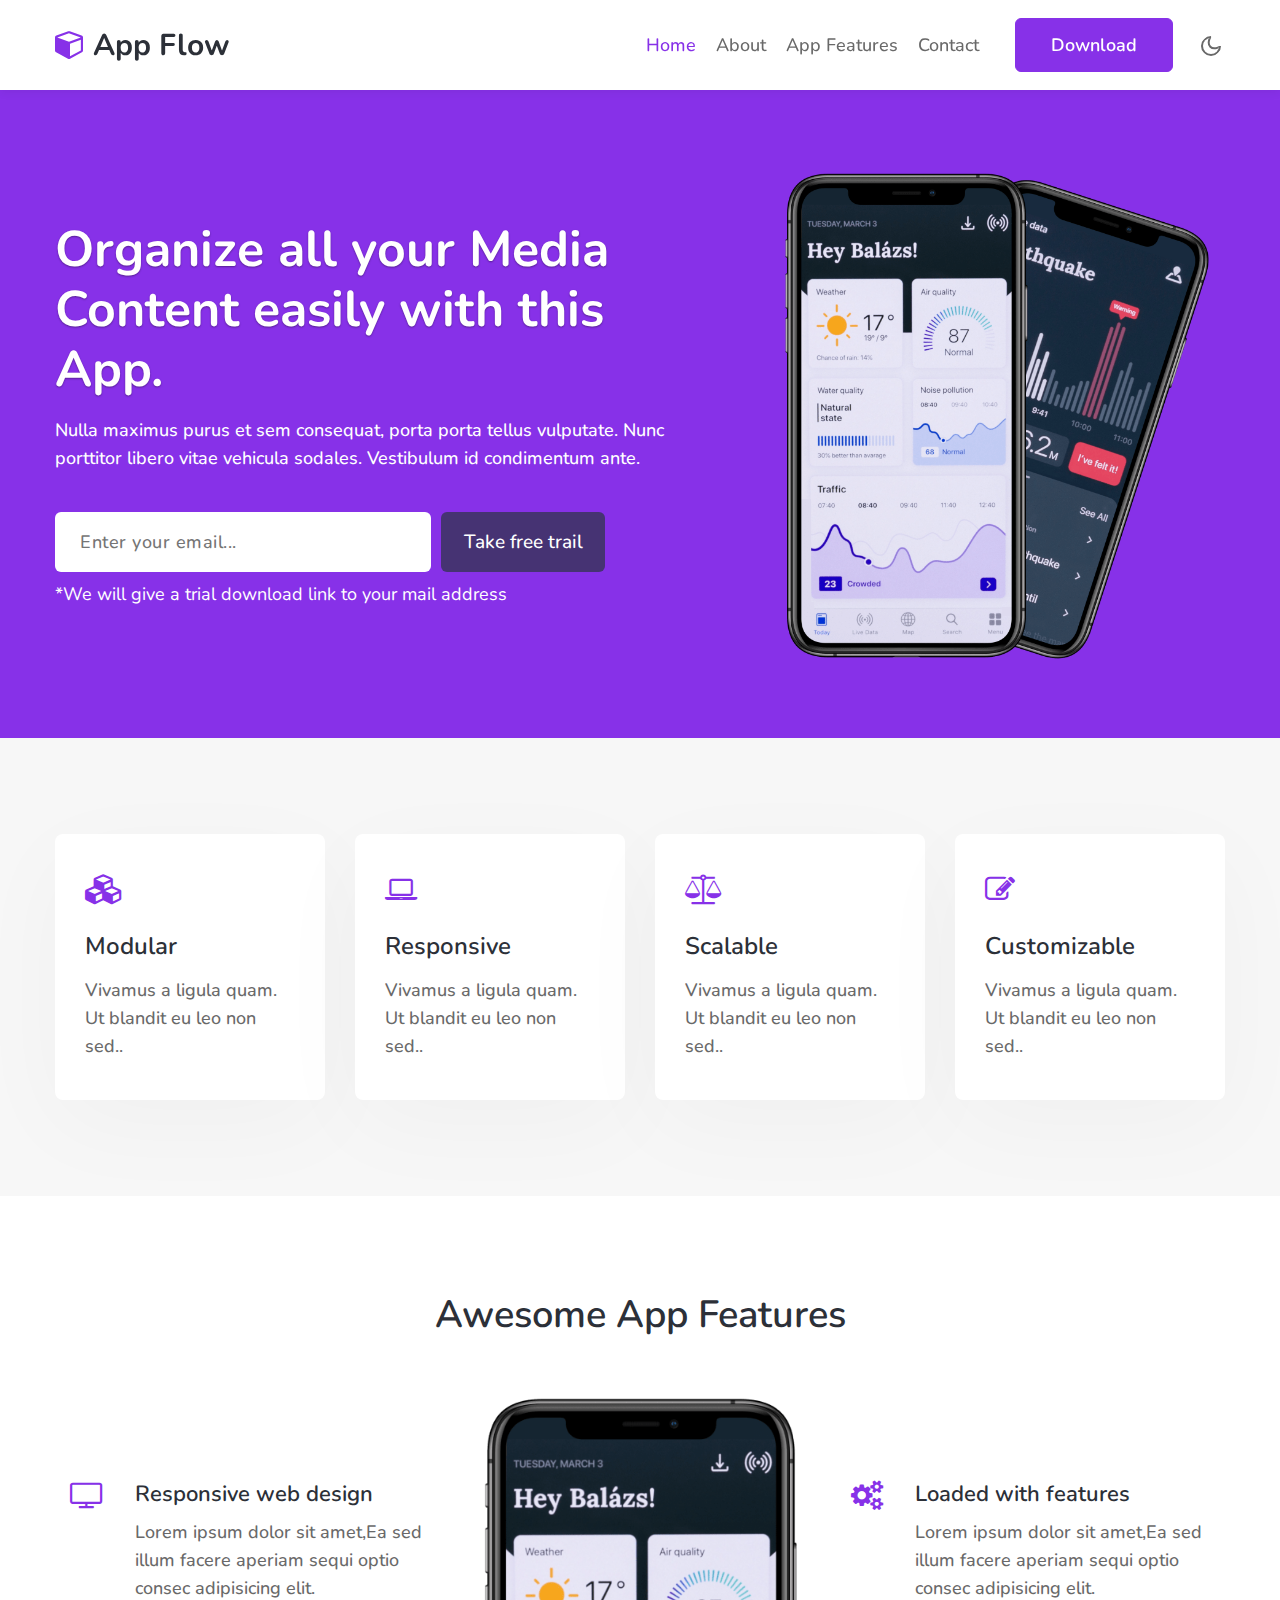
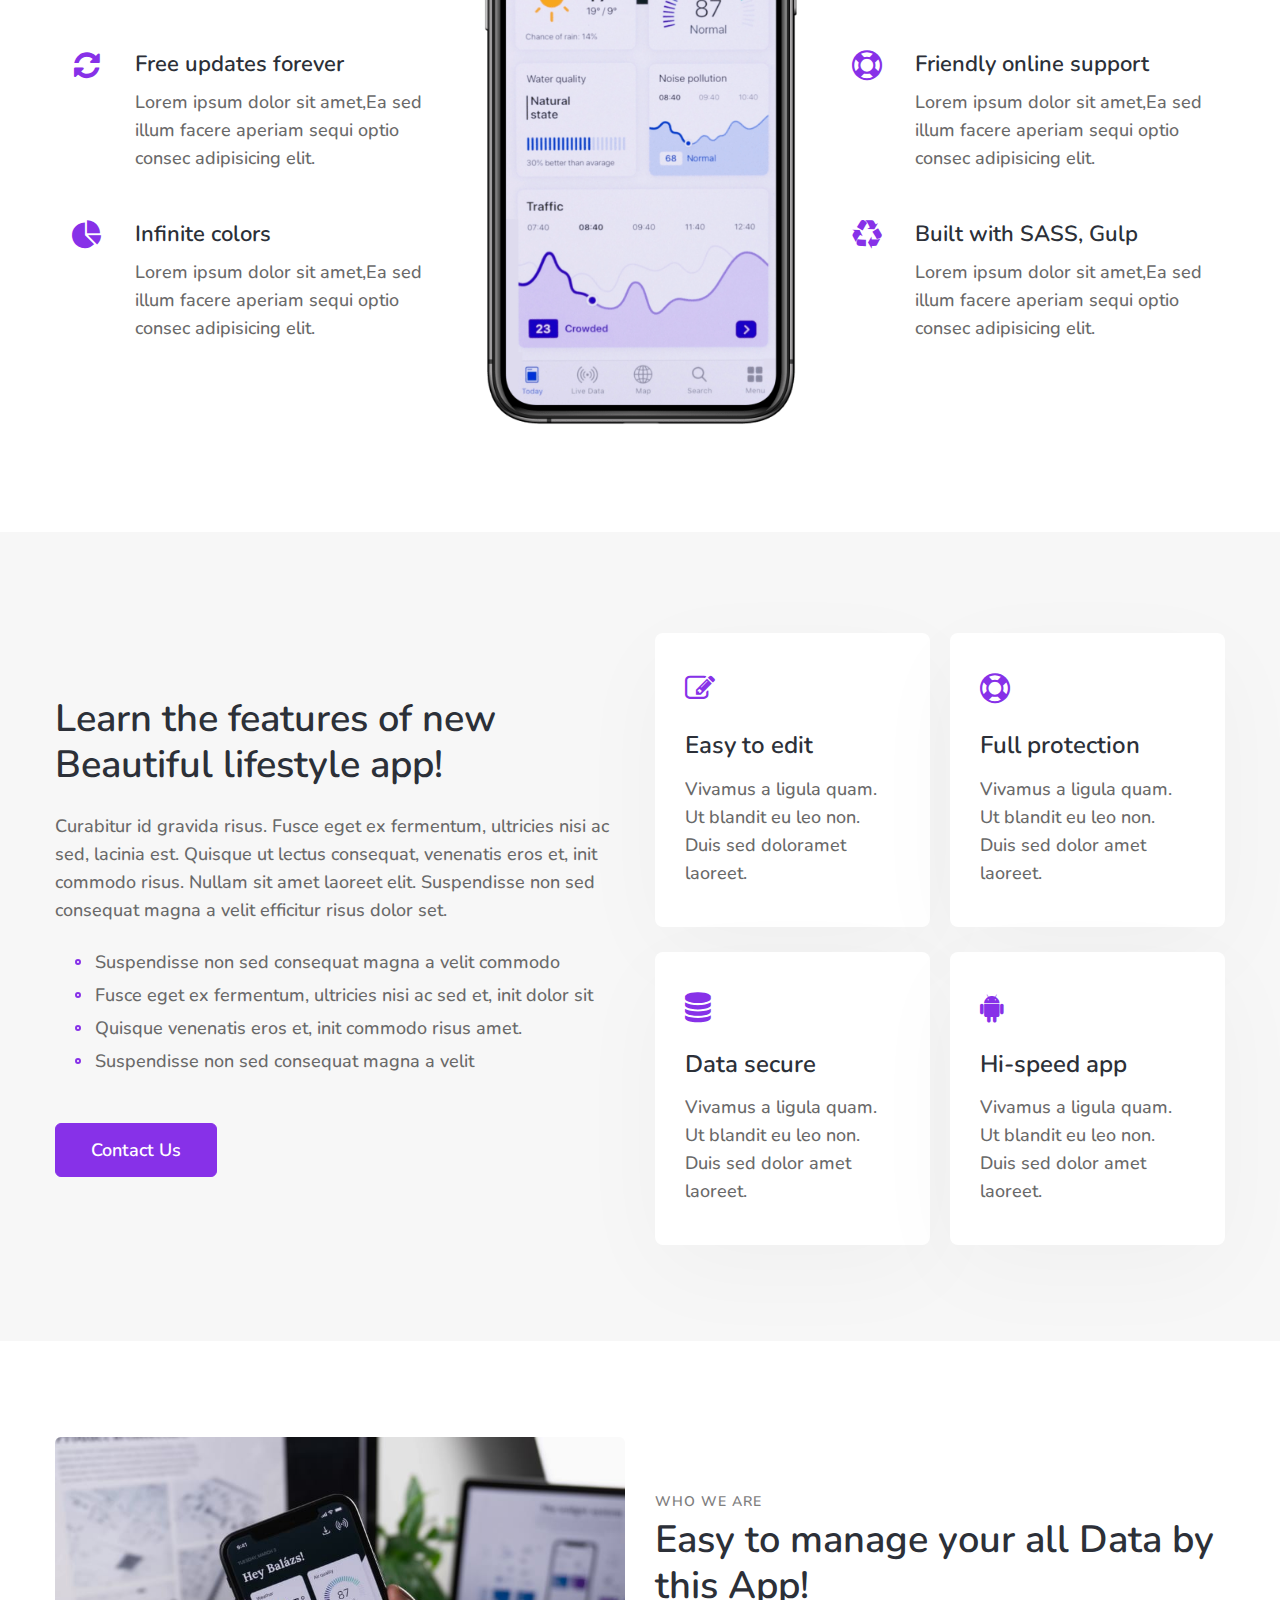
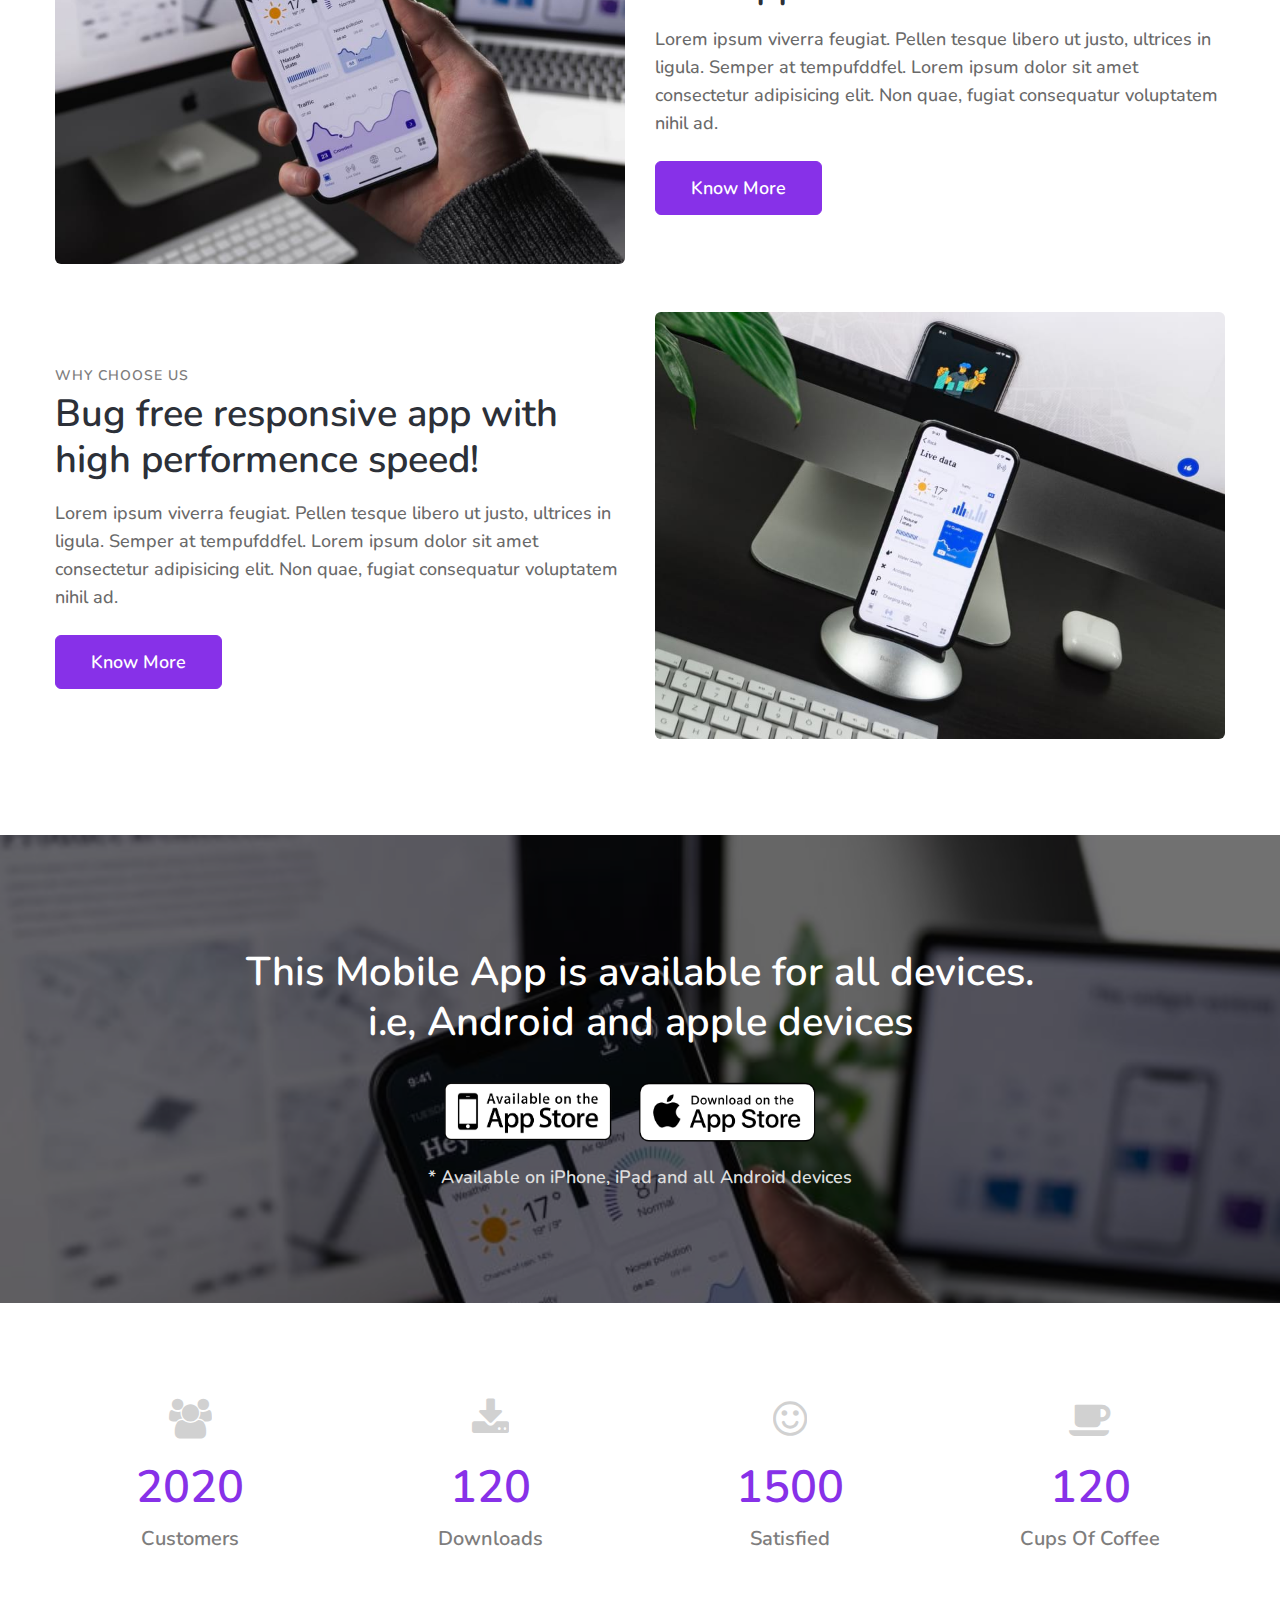
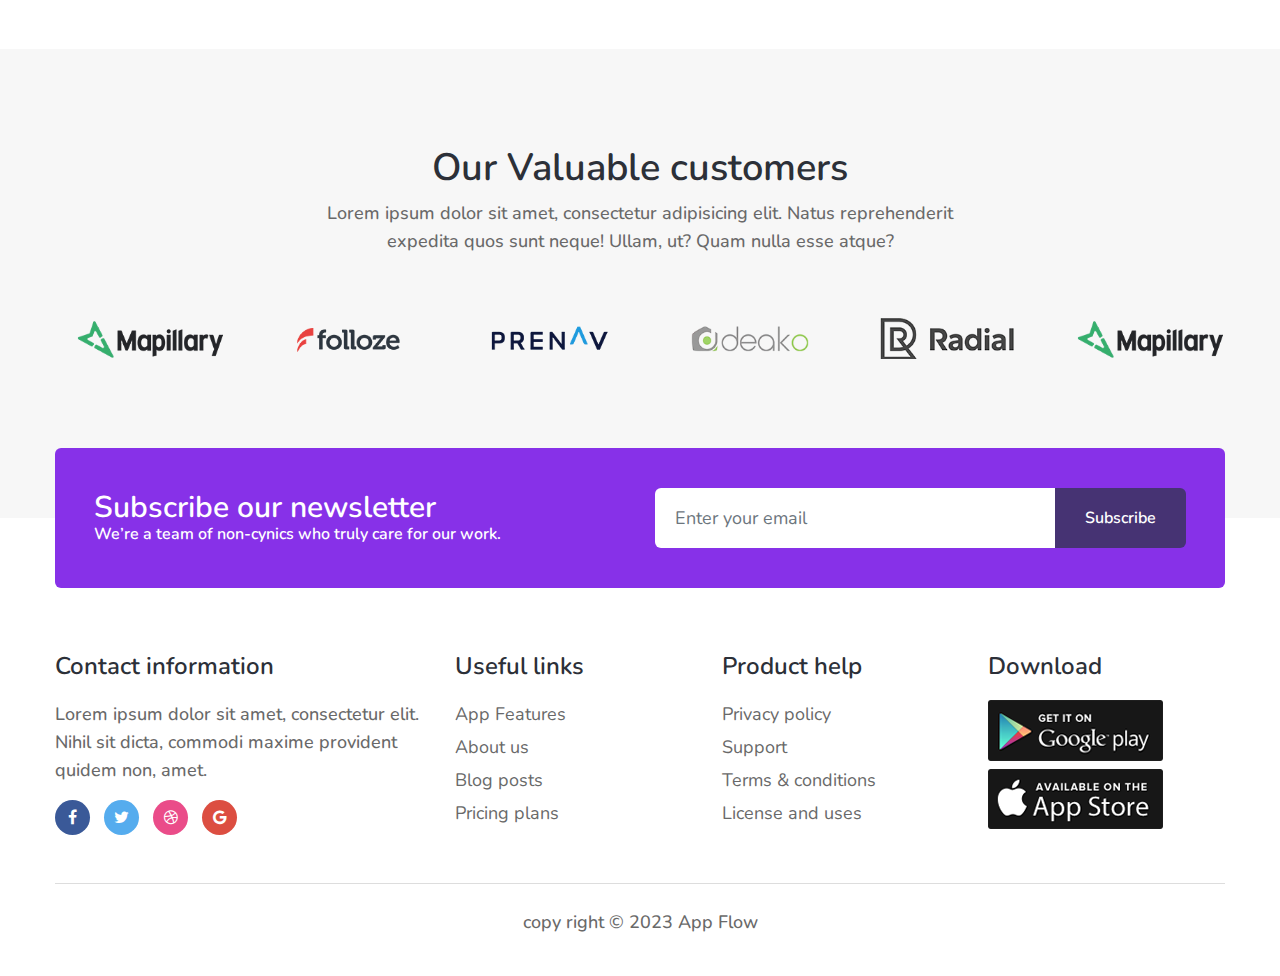
<file: index.html>
<!doctype html>
<html lang="en">
  <head>
    <!-- Required meta tags -->
    <meta charset="utf-8">
    <meta name="viewport" content="width=device-width, initial-scale=1, shrink-to-fit=no">

    <title>App flow - App launch Category Bootstrap Responsive Website Template - Home : javeed</title>

    <link href="https://fonts.googleapis.com/css?family=Nunito:400,700&display=swap" rel="stylesheet">
    
    <!-- Template CSS -->
    <link rel="stylesheet" href="assets/css/style-starter.css">
  </head>
  <body>
<!-- header -->
<header id="site-header" class="fixed-top">
  <div class="container">
      <nav class="navbar navbar-expand-lg stroke">
          <a class="navbar-brand" href="index.html">
              <span class="fa fa-cube"></span> App Flow
          </a>
          <!-- if logo is image enable this   
      <a class="navbar-brand" href="#index.html">
          <img src="image-path" alt="Your logo" title="Your logo" style="height:35px;" />
      </a> -->
          <button class="navbar-toggler  collapsed bg-gradient" type="button" data-toggle="collapse"
              data-target="#navbarTogglerDemo02" aria-controls="navbarTogglerDemo02" aria-expanded="false"
              aria-label="Toggle navigation">
              <span class="navbar-toggler-icon fa icon-expand fa-bars"></span>
              <span class="navbar-toggler-icon fa icon-close fa-times"></span>
              </span>
          </button>

          <div class="collapse navbar-collapse" id="navbarTogglerDemo02">
              <ul class="navbar-nav ml-auto">
                  <li class="nav-item active">
                      <a class="nav-link" href="index.html">Home <span class="sr-only">(current)</span></a>
                  </li>
                  <li class="nav-item @@about__active">
                      <a class="nav-link" href="about.html">About</a>
                  </li>
                  <li class="nav-item @@pages__active">
                      <a class="nav-link" href="features.html">App features</a>
                  </li>
                  <li class="nav-item @@contact__active">
                      <a class="nav-link" href="contact.html">Contact</a>
                  </li>
                  <li class="nav-item ml-3 mr-2">
                      <a href="#download" class="btn btn-primary d-none d-lg-block btn-style">Download</a></li>
              </ul>
          </div>
          <!-- toggle switch for light and dark theme -->
          <div class="mobile-position">
              <nav class="navigation">
                  <div class="theme-switch-wrapper">
                      <label class="theme-switch" for="checkbox">
                          <input type="checkbox" id="checkbox">
                          <div class="mode-container">
                              <i class="gg-sun"></i>
                              <i class="gg-moon"></i>
                          </div>
                      </label>
                  </div>
              </nav>
          </div>
          <!-- //toggle switch for light and dark theme -->
      </nav>
  </div>
</header>
<!-- //header -->
<!-- banner -->
<section class="banner w3pvt-banner" id="home">
    <div class="container py-5">
        <div class="banner-text py-md-4">
            <div class="row banner-info">
                <div class="col-lg-7 w3pvt-logo align-self">
                    <h2>Organize all your Media Content easily with this App.</h2>
                    <p class="mt-3">Nulla maximus purus et sem consequat, porta porta tellus vulputate. Nunc porttitor
                        libero vitae vehicula sodales. Vestibulum id condimentum ante.</p>
                    <form action="#" method="post" class="">
                        <input type="email" name="Email" placeholder="Enter your email..." required="">
                        <button type="submit" class="btn">Take free trail</button>
                    </form>
                    <p class="mt-2 link">*We will give a trial download link to your mail address</p>
                </div>
                <div class="col-lg-5 col-md-7 mt-lg-0 mt-4">
                    <img src="assets/images/screenshot.png" alt="" class="img-fluid" />
                </div>
            </div>
        </div>
    </div>
</section>
<!-- //banner -->
<!-- /bottom-grids-->
	<section class="w3l-bottom-grids-6 py-5">
		<div class="container py-lg-5 py-md-4">
			<div class="grids-area-hny main-cont-wthree-fea row">
				<div class="col-lg-3 col-md-6 grids-feature">
					<div class="area-box">
						<span class="fa fa-cubes"></span>
						<h4><a href="#feature" class="title-head">Modular</a></h4>
						<p>Vivamus a ligula quam. Ut blandit eu leo non sed..</p>
					</div>
				</div>
				<div class="col-lg-3 col-md-6 grids-feature mt-md-0 mt-4">
					<div class="area-box">
						<span class="fa fa-laptop"></span>
						<h4><a href="#feature" class="title-head">Responsive</a></h4>
						<p>Vivamus a ligula quam. Ut blandit eu leo non sed..</p>
					</div>
				</div>
				<div class="col-lg-3 col-md-6 grids-feature mt-lg-0 mt-4">
					<div class="area-box">
						<span class="fa fa-balance-scale"></span>
						<h4><a href="#feature" class="title-head">Scalable</a></h4>
						<p>Vivamus a ligula quam. Ut blandit eu leo non sed..</p>
					</div>
				</div>
				<div class="col-lg-3 col-md-6 grids-feature mt-lg-0 mt-4">
					<div class="area-box">
						<span class="fa fa-pencil-square-o"></span>
						<h4><a href="#feature" class="title-head">Customizable</a></h4>
						<p>Vivamus a ligula quam. Ut blandit eu leo non sed..</p>
					</div>
				</div>
			</div>
		</div>
	</section>
	<!-- //bottom-grids-->

<!-- /mobile section --->
<section class="w3l-mobile-content-6 py-5">
    <div class="mobile-info py-lg-5 py-md-4">
        <!-- /mobile-info-->
        <div class="container">
            <h3 class="title-big mb-5 text-center">Awesome App Features</h3>
            <div class="row mobile-info-inn mx-lg-0">
                <div class="col-lg-4 mobile-right">
                    <div class="row mobile-right-grids mb-lg-5 mb-4">
                        <div class="col-2 mobile-right-icon">
                            <div class="mobile-icon">
                                <span class="fa fa-tv"></span>
                            </div>
                        </div>
                        <div class="col-10 mobile-right-info">
                            <h6><a href="#url">Responsive web design</a></h6>
                            <p>Lorem ipsum dolor sit amet,Ea sed illum facere aperiam sequi optio consec
                                adipisicing elit.</p>
                        </div>
                    </div>
                    <div class="row mobile-right-grids mb-lg-5 mb-4">
                        <div class="col-2 mobile-right-icon">
                            <div class="mobile-icon">
                                <span class="fa fa-refresh"></span>
                            </div>
                        </div>
                        <div class="col-10 mobile-right-info">
                            <h6><a href="#url">Free updates forever</a></h6>
                            <p>Lorem ipsum dolor sit amet,Ea sed illum facere aperiam sequi optio consec
                                adipisicing elit.</p>
                        </div>
                    </div>
                    <div class="row mobile-right-grids">
                        <div class="col-2 mobile-right-icon">
                            <div class="mobile-icon">
                                <span class="fa fa-pie-chart"></span>
                            </div>
                        </div>
                        <div class="col-10 mobile-right-info">
                            <h6><a href="#url">Infinite colors</a></h6>
                            <p>Lorem ipsum dolor sit amet,Ea sed illum facere aperiam sequi optio consec
                                adipisicing elit.</p>
                        </div>
                    </div>
                </div>
                <div class="col-lg-4 mobile-left">
                    <img src="assets/images/features.png" class="img-fluid radius-image" alt="">
                </div>
                <div class="col-lg-4 mobile-right">
                    <div class="row mobile-right-grids mb-lg-5 mb-4">
                        <div class="col-2 mobile-right-icon">
                            <div class="mobile-icon">
                                <span class="fa fa-cogs"></span>
                            </div>
                        </div>
                        <div class="col-10 mobile-right-info">
                            <h6><a href="#url">Loaded with features</a></h6>
                            <p>Lorem ipsum dolor sit amet,Ea sed illum facere aperiam sequi optio consec
                                adipisicing elit.</p>
                        </div>
                    </div>
                    <div class="row mobile-right-grids mb-lg-5 mb-4">
                        <div class="col-2 mobile-right-icon">
                            <div class="mobile-icon">
                                <span class="fa fa-support"></span>
                            </div>
                        </div>
                        <div class="col-10 mobile-right-info">
                            <h6><a href="#url">Friendly online support</a></h6>
                            <p>Lorem ipsum dolor sit amet,Ea sed illum facere aperiam sequi optio consec
                                adipisicing elit.</p>
                        </div>
                    </div>
                    <div class="row mobile-right-grids">
                        <div class="col-2 mobile-right-icon">
                            <div class="mobile-icon">
                                <span class="fa fa-recycle"></span>
                            </div>
                        </div>
                        <div class="col-10 mobile-right-info">
                            <h6><a href="#url">Built with SASS, Gulp</a></h6>
                            <p>Lorem ipsum dolor sit amet,Ea sed illum facere aperiam sequi optio consec
                                adipisicing elit.</p>
                        </div>
                    </div>
                </div>

            </div>
        </div>
        <!-- //mobile-info-->
    </div>
</section>
<!-- //mobile section --->
<!-- services page block 2 -->
<section class="w3l-features py-5" id="features">
    <div class="call-w3 py-lg-5 py-md-4">
        <div class="container">
            <div class="row main-cont-wthree-2">
                <div class="col-lg-6 feature-grid-left">
                    <h3 class="title-big mb-4">Learn the features of new Beautiful lifestyle app!</h3>
                    <p class="text-para">Curabitur id gravida risus. Fusce eget ex fermentum, ultricies nisi ac sed,
                        lacinia est.
                        Quisque ut lectus consequat, venenatis eros et, init commodo risus. Nullam sit amet laoreet elit.
                        Suspendisse non sed consequat magna a velit efficitur risus dolor set. </p>
                    <ol class="w3l-right mt-4 mb-0">
                        <li>Suspendisse non sed consequat magna a velit commodo</li>
                        <li>Fusce eget ex fermentum, ultricies nisi ac sed et, init dolor sit</li>
                        <li>Quisque venenatis eros et, init commodo risus amet.</li>
                        <li>Suspendisse non sed consequat magna a velit</li>
                    </ol>
                    
                    <a href="contact.html" class="btn btn-primary btn-style mt-md-5 mt-4">Contact Us</a>
                </div>
                <div class="col-lg-6 feature-grid-right mt-lg-0 mt-5">
                    <div class="call-grids-w3 d-grid">
                        <div class="grids-1 box-wrap">
                            <a href="#more" class="icon"><span class="fa fa-pencil-square-o"></span></a>
                            <h4><a href="#feature" class="title-head">Easy to edit</a></h4>
                            <p>Vivamus a ligula quam. Ut blandit eu leo non. Duis sed doloramet laoreet.</p>
                        </div>
                        <div class="grids-1 box-wrap">
                            <a href="#more" class="icon"><span class="fa fa-life-ring"></span></a>
                            <h4><a href="#feature" class="title-head">Full protection</a></h4>
                            <p>Vivamus a ligula quam. Ut blandit eu leo non. Duis sed dolor amet laoreet.</p>
                        </div>
                        <div class="grids-1 box-wrap">
                            <a href="#more" class="icon"><span class="fa fa-database"></span></a>
                            <h4><a href="#feature" class="title-head">Data secure</a></h4>
                            <p>Vivamus a ligula quam. Ut blandit eu leo non. Duis sed dolor amet laoreet.</p>
                        </div>
                        <div class="grids-1 box-wrap">
                            <a href="#more" class="icon"><span class="fa fa-android"></span></a>
                            <h4><a href="#feature" class="title-head">Hi-speed app</a></h4>
                            <p>Vivamus a ligula quam. Ut blandit eu leo non. Duis sed dolor amet laoreet.</p>
                        </div>
                    </div>
                </div>
            </div>
        </div>
    </div>
</section>
<!-- //services page block 2 -->
<section class="w3l-index3 bg-grey">
    <div class="midd-w3 py-5">
        <div class="container py-lg-5 py-md-3">
            <div class="row">
                <div class="col-lg-6">
                    <img src="assets/images/image1.jpg" alt="" class="img-fluid radius-image">
                </div>
                <div class="col-lg-6 mt-lg-0 mt-md-5 mt-4 about-right-faq align-self">
                    <h5 class="title-small">Who we are</h5>
                    <h3 class="title-big">Easy to manage your all Data by this App!</h3>
                    <p class="mt-3">Lorem ipsum viverra feugiat. Pellen tesque libero ut justo,
                        ultrices in ligula. Semper at tempufddfel. Lorem ipsum dolor sit amet consectetur adipisicing
                        elit. Non quae, fugiat consequatur voluptatem nihil ad.</p>
                    <a href="about.html" class="btn btn-style btn-primary mt-4">Know More</a>
                </div>
                <div class="col-lg-6 mt-5 about-right-faq align-self order2">
                    <h5 class="title-small">Why choose us</h5>
                    <h3 class="title-big">Bug free responsive app with high performence speed!</h3>
                    <p class="mt-3">Lorem ipsum viverra feugiat. Pellen tesque libero ut justo,
                        ultrices in ligula. Semper at tempufddfel. Lorem ipsum dolor sit amet consectetur adipisicing
                        elit. Non quae, fugiat consequatur voluptatem nihil ad.</p>
                    <a href="about.html" class="btn btn-style btn-primary mt-4">Know More</a>
                </div>
                <div class="col-lg-6 mt-md-5 mt-4">
                    <img src="assets/images/image2.jpg" alt="" class="img-fluid radius-image">
                </div>
            </div>
        </div>
    </div>
</section>
<!-- middle -->
	<div class="middle py-5">
		<div class="container py-xl-5 py-lg-3">
			<div class="welcome-left text-center py-md-3">
                <h3 class="mb-4">This Mobile App is available for all devices. <br> i.e, Android and apple devices</h3>
                <a href="#url"><img src="assets/images/android-store.png" alt="" width="170px" class="img-fluid"></a>
				<a href="#url"><img src="assets/images/apple-store.png" alt="" width="220px" class="img-fluid"></a>
				<p class="text-italic">* Available on iPhone, iPad and all Android devices</p>
			</div>
		</div>
	</div>
	<!-- //middle -->
<!-- stats -->
<section class="w3l-stats py-5" id="stats">
    <div class="gallery-inner container py-md-5 py-4">
        <div class="row stats-con">
            <div class="col-md-3 col-6 stats_info counter_grid">
                <span class="fa fa-users"></span>
                <p class="counter">2020</p>
                <h3>Customers</h3>
            </div>
            <div class="col-md-3 col-6 stats_info counter_grid1">
                <span class="fa fa-download"></span>
                <p class="counter">120</p>
                <h3>Downloads</h3>
            </div>
            <div class="col-md-3 col-6 stats_info counter_grid mt-md-0 mt-5">
                <span class="fa fa-smile-o"></span>
                <p class="counter">1500</p>
                <h3>Satisfied</h3>
            </div>
            <div class="col-md-3 col-6 stats_info counter_grid1 mt-md-0 mt-5">
                <span class="fa fa-coffee"></span>
                <p class="counter">120</p>
                <h3>Cups of coffee</h3>
            </div>
        </div>
    </div>
</section>
<!-- //stats -->
<section class="w3l-clients py-5" id="clients">
    <div class="call-w3 py-lg-5 py-md-4">
        <div class="container">
            <h3 class="title-big text-center mb-2">Our Valuable customers</h3>
            <p class="text-head mb-5">Lorem ipsum dolor sit amet, consectetur adipisicing elit. Natus reprehenderit expedita
                quos sunt neque! Ullam, ut? Quam nulla esse atque?</p>
            <div class="company-logos text-center">
                <div class="row logos mb-md-5">
                    <div class="col-lg-2 col-md-3 col-sm-4 col-6">
                        <img src="assets/images/logo1.png" alt="" class="img-fluid">
                    </div>
                    <div class="col-lg-2 col-md-3 col-sm-4 col-6">
                        <img src="assets/images/logo2.png" alt="" class="img-fluid">
                    </div>
                    <div class="col-lg-2 col-md-3 col-sm-4 col-6 mt-sm-0 mt-4">
                        <img src="assets/images/logo3.png" alt="" class="img-fluid">
                    </div>
                    <div class="col-lg-2 col-md-3 col-sm-4 col-6 mt-md-0 mt-4">
                        <img src="assets/images/logo4.png" alt="" class="img-fluid">
                    </div>
                    <div class="col-lg-2 col-md-3 col-sm-4 col-6 mt-lg-0 mt-4">
                        <img src="assets/images/logo5.png" alt="" class="img-fluid">
                    </div>
                    <div class="col-lg-2 col-md-3 col-sm-4 col-6 mt-lg-0 mt-4">
                        <img src="assets/images/logo1.png" alt="" class="img-fluid">
                    </div>
                </div>
            </div>
        </div>
    </div>
</section>
  <!-- forms -->
  <section class="container">
    <div class="w3l-forms-9 px-4" id="newsletter">
      <div class="main-w3 py-4">
        <div class="container-fluid py-lg-3 py-2">
          <div class="row align-items-center">
            <div class="main-midd col-lg-6">
              <h4 class="title-head">Subscribe our newsletter</h4>
              <p>We’re a team of non-cynics who truly care for our work.</p>
            </div>
            <div class="main-midd-2 col-lg-6 mt-lg-0 mt-4">
              <form action="#url" method="GET" class="rightside-form">
                <input type="email" class="form-control" name="email" placeholder="Enter your email">
                <button class="btn" type="submit">Subscribe</button>
              </form>
            </div>
          </div>
        </div>
      </div>
    </div>
  </section>
  <!-- //forms -->
  <!-- footer-28 block -->
  <section class="app-footer">
    <footer class="footer-28">
      <div class="footer-bg-layer">
        <div class="container py-lg-3">
          <div class="row footer-top-28">
            <div class="col-lg-4 footer-list-28 mt-5">
              <h6 class="footer-title-28">Contact information</h6>
              <p>Lorem ipsum dolor sit amet, consectetur elit. Nihil sit dicta, commodi maxime
                provident quidem non, amet.</p>

              <div class="main-social-footer-28 mt-3">
                <ul class="social-icons">
                  <li class="facebook">
                    <a href="#link" title="Facebook">
                      <span class="fa fa-facebook" aria-hidden="true"></span>
                    </a>
                  </li>
                  <li class="twitter">
                    <a href="#link" title="Twitter">
                      <span class="fa fa-twitter" aria-hidden="true"></span>
                    </a>
                  </li>
                  <li class="dribbble">
                    <a href="#link" title="Dribbble">
                      <span class="fa fa-dribbble" aria-hidden="true"></span>
                    </a>
                  </li>
                  <li class="google">
                    <a href="#link" title="Google">
                      <span class="fa fa-google" aria-hidden="true"></span>
                    </a>
                  </li>
                </ul>
              </div>
            </div>
            <div class="col-lg-8">
              <div class="row">
                <div class="col-md-4 col-6 footer-list-28 mt-5">
                  <h6 class="footer-title-28">Useful links</h6>
                  <ul>
                    <li><a href="features.html">App Features</a></li>
                    <li><a href="about.html">About us</a></li>
                    <li><a href="#blog">Blog posts</a></li>
                    <li><a href="#pricing">Pricing plans</a></li>
                  </ul>
                </div>
                <div class="col-md-4 col-6 footer-list-28 mt-5">
                  <h6 class="footer-title-28">Product help</h6>
                  <ul>
                    <li><a href="#privacy">Privacy policy</a></li>
                    <li><a href="#support"> Support</a></li>
                    <li><a href="#terms">Terms & conditions</a></li>
                    <li><a href="#license">License and uses</a></li>
                  </ul>
                </div>
                <div class="col-md-4 footer-list-28 mt-5">
                  <h6 class="footer-title-28">Download</h6>
                  <a href="#playstore"><img src="assets/images/googleplay.png" class="img-fluid" alt=""></a>
                  <a href="#appstore"><img src="assets/images/appstore.png" class="img-fluid mt-md-2" alt=""></a>
                </div>
              </div>
            </div>
          </div>
          <div class="midd-footer-28 align-center py-4 mt-5">
            <p class="copy-footer-28 text-center"> copy right &copy; 2023 App Flow  </p>
          </div>
        </div>


      </div>
    </footer>

    <!-- move top -->
    <button onclick="topFunction()" id="movetop" title="Go to top">
      &#10548;
    </button>
    <script>
      // When the user scrolls down 20px from the top of the document, show the button
      window.onscroll = function () {
        scrollFunction()
      };

      function scrollFunction() {
        if (document.body.scrollTop > 20 || document.documentElement.scrollTop > 20) {
          document.getElementById("movetop").style.display = "block";
        } else {
          document.getElementById("movetop").style.display = "none";
        }
      }

      // When the user clicks on the button, scroll to the top of the document
      function topFunction() {
        document.body.scrollTop = 0;
        document.documentElement.scrollTop = 0;
      }
    </script>
    <!-- /move top -->
  </section>
  <!-- //footer-28 block -->

  <!-- all js scripts and files here -->

  <script src="assets/js/theme-change.js"></script><!-- theme switch js (light and dark)-->

  <script src="assets/js/jquery-3.3.1.min.js"></script><!-- default jQuery -->

<!-- magnific popup -->
<script src="assets/js/jquery.magnific-popup.min.js"></script>
<script>
  $(document).ready(function () {
    $('.popup-with-zoom-anim').magnificPopup({
      type: 'inline',

      fixedContentPos: false,
      fixedBgPos: true,

      overflowY: 'auto',

      closeBtnInside: true,
      preloader: false,

      midClick: true,
      removalDelay: 300,
      mainClass: 'my-mfp-zoom-in'
    });

    $('.popup-with-move-anim').magnificPopup({
      type: 'inline',

      fixedContentPos: false,
      fixedBgPos: true,

      overflowY: 'auto',

      closeBtnInside: true,
      preloader: false,

      midClick: true,
      removalDelay: 300,
      mainClass: 'my-mfp-slide-bottom'
    });
  });
</script>
<!-- magnific popup -->


<script src="assets/js/owl.carousel.js"></script>
<!-- script for tesimonials carousel slider -->
<script>
  $(document).ready(function () {
    $("#owl-demo1").owlCarousel({
      loop: true,
      margin: 0,
      nav: false,
      responsiveClass: true,
      responsive: {
        0: {
          items: 2,
          nav: false
        },
        736: {
          items: 3,
          nav: false
        },
        1000: {
          items: 4,
          nav: false,
          loop: false
        }
      }
    })
  })
</script>
<!-- //script for tesimonials carousel slider -->

  <!-- stats number counter-->
  <script src="assets/js/jquery.waypoints.min.js"></script>
  <script src="assets/js/jquery.countup.js"></script>
  <script>
    $('.counter').countUp();
  </script>
  <!-- //stats number counter -->

  <!-- disable body scroll which navbar is in active -->
  <script>
    $(function () {
      $('.navbar-toggler').click(function () {
        $('body').toggleClass('noscroll');
      })
    });
  </script>
  <!-- disable body scroll which navbar is in active -->

  <!--/MENU-JS-->
  <script>
    $(window).on("scroll", function () {
      var scroll = $(window).scrollTop();

      if (scroll >= 80) {
        $("#site-header").addClass("nav-fixed");
      } else {
        $("#site-header").removeClass("nav-fixed");
      }
    });

    //Main navigation Active Class Add Remove
    $(".navbar-toggler").on("click", function () {
      $("header").toggleClass("active");
    });
    $(document).on("ready", function () {
      if ($(window).width() > 991) {
        $("header").removeClass("active");
      }
      $(window).on("resize", function () {
        if ($(window).width() > 991) {
          $("header").removeClass("active");
        }
      });
    });
  </script>
  <!--//MENU-JS-->

  <!-- bootstrap js -->
  <script src="assets/js/bootstrap.min.js"></script>

  </body>

  </html>
</file>
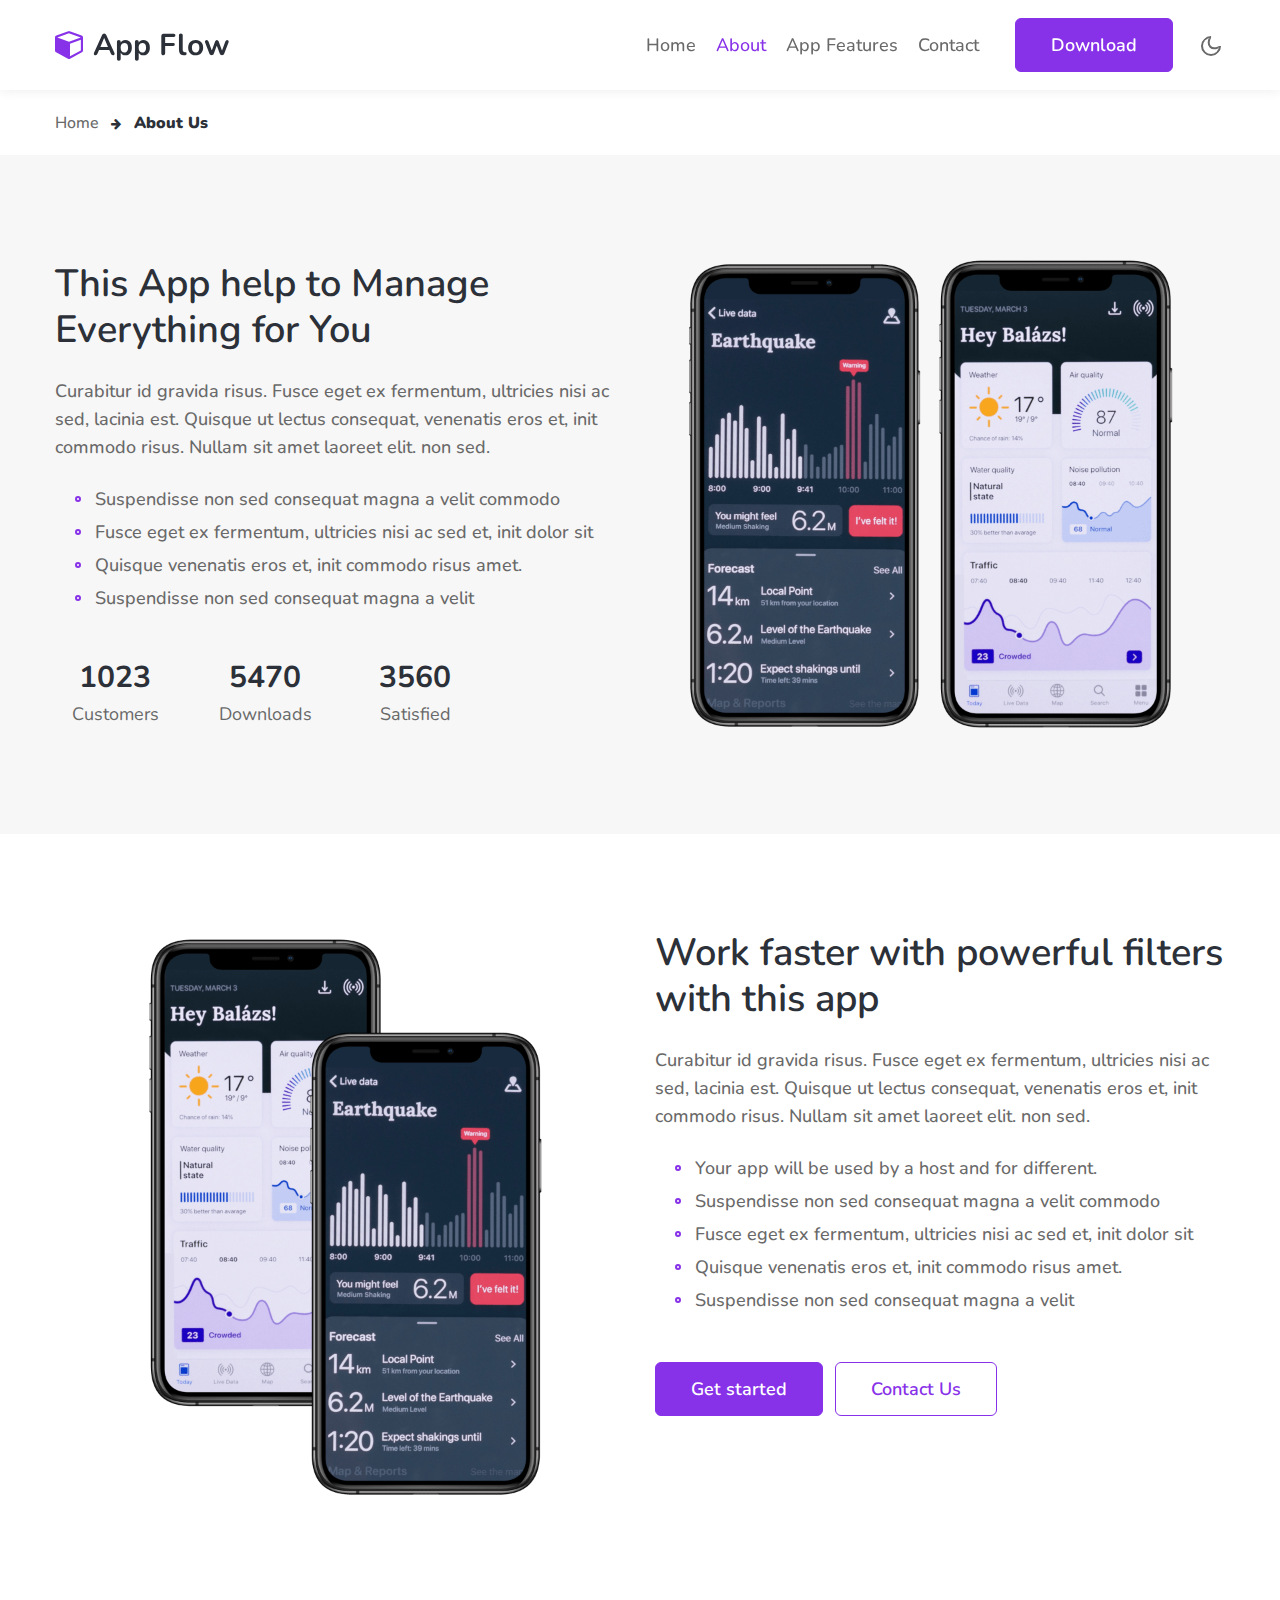
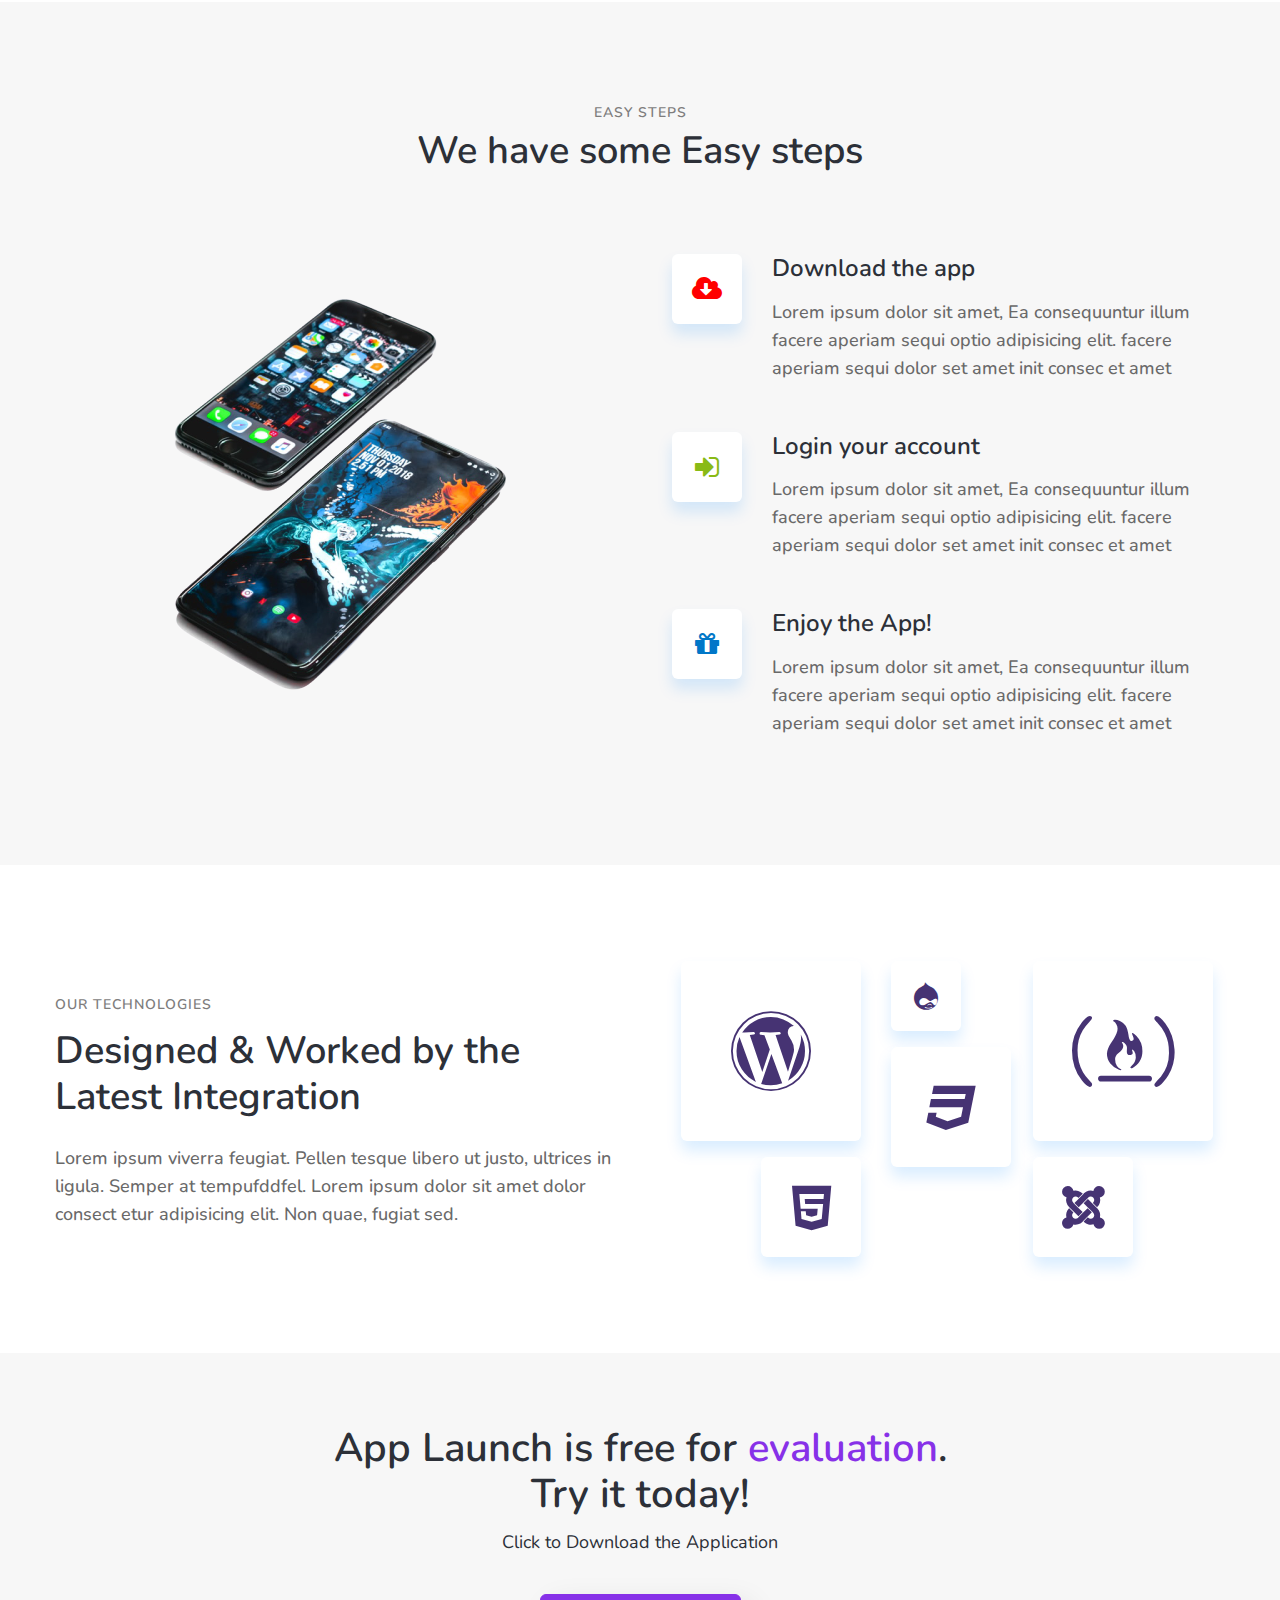
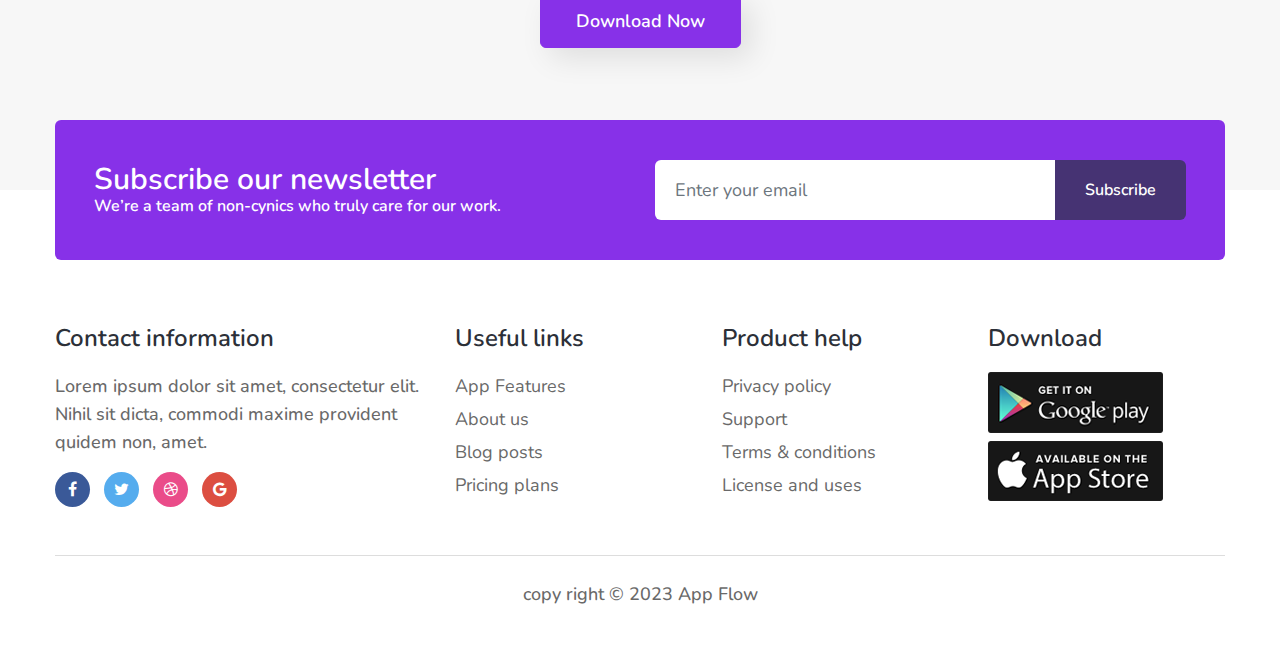
<file: about.html>
<!doctype html>
<html lang="en">
  <head>
    <!-- Required meta tags -->
    <meta charset="utf-8">
    <meta name="viewport" content="width=device-width, initial-scale=1, shrink-to-fit=no">

    <title>App flow - App launch Category Bootstrap Responsive Website Template - About : javeed</title>

    <link href="https://fonts.googleapis.com/css?family=Nunito:400,700&display=swap" rel="stylesheet">
    
    <!-- Template CSS -->
    <link rel="stylesheet" href="assets/css/style-starter.css">
  </head>
  <body>
<!-- header -->
<header id="site-header" class="fixed-top">
  <div class="container">
      <nav class="navbar navbar-expand-lg stroke">
          <a class="navbar-brand" href="index.html">
              <span class="fa fa-cube"></span> App Flow
          </a>
          <!-- if logo is image enable this   
      <a class="navbar-brand" href="#index.html">
          <img src="image-path" alt="Your logo" title="Your logo" style="height:35px;" />
      </a> -->
          <button class="navbar-toggler  collapsed bg-gradient" type="button" data-toggle="collapse"
              data-target="#navbarTogglerDemo02" aria-controls="navbarTogglerDemo02" aria-expanded="false"
              aria-label="Toggle navigation">
              <span class="navbar-toggler-icon fa icon-expand fa-bars"></span>
              <span class="navbar-toggler-icon fa icon-close fa-times"></span>
              </span>
          </button>

          <div class="collapse navbar-collapse" id="navbarTogglerDemo02">
              <ul class="navbar-nav ml-auto">
                  <li class="nav-item @@home__active">
                      <a class="nav-link" href="index.html">Home <span class="sr-only">(current)</span></a>
                  </li>
                  <li class="nav-item active">
                      <a class="nav-link" href="about.html">About</a>
                  </li>
                  <li class="nav-item @@pages__active">
                      <a class="nav-link" href="features.html">App features</a>
                  </li>
                  <li class="nav-item @@contact__active">
                      <a class="nav-link" href="contact.html">Contact</a>
                  </li>
                  <li class="nav-item ml-3 mr-2">
                      <a href="#download" class="btn btn-primary d-none d-lg-block btn-style">Download</a></li>
              </ul>
          </div>
          <!-- toggle switch for light and dark theme -->
          <div class="mobile-position">
              <nav class="navigation">
                  <div class="theme-switch-wrapper">
                      <label class="theme-switch" for="checkbox">
                          <input type="checkbox" id="checkbox">
                          <div class="mode-container">
                              <i class="gg-sun"></i>
                              <i class="gg-moon"></i>
                          </div>
                      </label>
                  </div>
              </nav>
          </div>
          <!-- //toggle switch for light and dark theme -->
      </nav>
  </div>
</header>
<!-- //header -->
<section class="w3l-breadcrumb">
    <div class="container">
        <ul class="breadcrumbs-custom-path">
            <li><a href="#url">Home</a></li>
            <li class="active"><span class="fa fa-arrow-right mx-2" aria-hidden="true"></span> About Us</li>
        </ul>
    </div>
</section>
<section class="w3l-features py-5" id="features">
    <div class="call-w3 py-lg-5 py-md-4">
        <div class="container">
            <div class="row main-cont-wthree-2">
                <div class="col-lg-6 feature-grid-left">
                    <h3 class="title-big mb-4">This App help to Manage Everything for You</h3>
                    <p class="text-para">Curabitur id gravida risus. Fusce eget ex fermentum, ultricies nisi ac sed,
                        lacinia est.
                        Quisque ut lectus consequat, venenatis eros et, init commodo risus. Nullam sit amet laoreet
                        elit.
                        non sed. </p>
                    <ol class="w3l-right mt-4 mb-0">
                        <li>Suspendisse non sed consequat magna a velit commodo</li>
                        <li>Fusce eget ex fermentum, ultricies nisi ac sed et, init dolor sit</li>
                        <li>Quisque venenatis eros et, init commodo risus amet.</li>
                        <li>Suspendisse non sed consequat magna a velit</li>
                    </ol>
                    <div class="row mt-5">
                        <div class="col-4 col-lg-3">
                            <div class="count-data text-center">
                                <h4 class="count-number font-weight-bold">1023</h4>
                                <span>Customers</span>
                            </div>
                        </div>
                        <div class="col-4 col-lg-3">
                            <div class="count-data text-center">
                                <h4 class="count-number font-weight-bold">5470</h4>
                                <span>Downloads</span>
                            </div>
                        </div>
                        <div class="col-4 col-lg-3">
                            <div class="count-data text-center">
                                <h4 class="count-number font-weight-bold">3560</h4>
                                <span>Satisfied</span>
                            </div>
                        </div>
                    </div>
                </div>
                <div class="col-lg-6 feature-grid-right mt-lg-0 mt-5">
                    <img src="assets/images/about.png" alt="" class="img-fluid">
                </div>
            </div>
        </div>
    </div>
</section>
<section class="w3l-features1 py-5" id="features">
    <div class="call-w3 py-lg-5 py-md-4">
        <div class="container">
            <div class="row main-cont-wthree-2">
                <div class="col-lg-6 feature-grid-right mb-lg-0 mb-5">
                    <img src="assets/images/about1.png" alt="" class="img-fluid">
                </div>
                <div class="col-lg-6 feature-grid-left">
                    <h3 class="title-big mb-4">Work faster with powerful filters with this app</h3>
                    <p class="text-para">Curabitur id gravida risus. Fusce eget ex fermentum, ultricies nisi ac sed,
                        lacinia est.
                        Quisque ut lectus consequat, venenatis eros et, init commodo risus. Nullam sit amet laoreet
                        elit.
                        non sed. </p>
                    <ol class="w3l-right mt-4 mb-0">
                        <li>Your app will be used by a host and for different.</li>
                        <li>Suspendisse non sed consequat magna a velit commodo</li>
                        <li>Fusce eget ex fermentum, ultricies nisi ac sed et, init dolor sit</li>
                        <li>Quisque venenatis eros et, init commodo risus amet.</li>
                        <li>Suspendisse non sed consequat magna a velit</li>
                    </ol>
                    <a href="#download" class="btn btn-primary btn-style mt-md-5 mt-4 mr-2">Get started</a>
                    <a href="#download" class="btn btn-outline-primary btn-style mt-md-5 mt-4">Contact Us</a>
                </div>
            </div>
        </div>
    </div>
</section>

<section class="w3l-specification-6 py-5">
    <!-- /specification-6-->
    <div class="specification-6-mian py-lg-5 py-md-4">
        <div class="container">
            <h5 class="title-small text-center">Easy steps</h5>
            <h3 class="title-big mb-5 text-center">We have some Easy steps</h3>
            <div class="align-counter-6-inf-cols row">
                <div class="counter-6-inf-left col-lg-6 text-center align-self">
                    <img src="assets/images/steps.png" alt="" class="mg-fluid radius-image">
                </div>
                <div class="counter-6-inf-right col-lg-6">
                    <div class="specification">
                        <div class="specification-icon">
                            <span class="fa color-orange fa-cloud-download"></span>
                        </div>
                        <div class="specification-info">
                            <h6><a href="blog-single.html">Download the app</a></h6>
                            <p>Lorem ipsum dolor sit amet, Ea consequuntur illum facere aperiam sequi optio adipisicing
                                elit. facere aperiam sequi dolor set amet init consec et amet</p>
                        </div>

                    </div>
                    <div class="specification">
                        <div class="specification-icon">
                            <span class="fa color-green fa-sign-in"></span>
                        </div>
                        <div class="specification-info">
                            <h6><a href="blog-single.html">Login your account</a></h6>
                            <p>Lorem ipsum dolor sit amet, Ea consequuntur illum facere aperiam sequi optio adipisicing
                                elit. facere aperiam sequi dolor set amet init consec et amet</p>
                        </div>

                    </div>
                    <div class="specification">
                        <div class="specification-icon">
                            <span class="fa color-blue fa-gift"></span>
                        </div>
                        <div class="specification-info">
                            <h6><a href="blog-single.html">Enjoy the App!</a></h6>
                            <p>Lorem ipsum dolor sit amet, Ea consequuntur illum facere aperiam sequi optio adipisicing
                                elit. facere aperiam sequi dolor set amet init consec et amet</p>
                        </div>

                    </div>
                </div>
            </div>
        </div>
    </div>
</section>
<!-- //specification-6-->
<section class="w3l-technologies">
    <div class="midd-w3 py-5">
        <div class="container py-lg-5 py-md-3">
            <div class="row">
                <div class="col-lg-6 about-right-faq align-self mb-lg-0 mb-md-5 mb-4">
                    <h5 class="title-small mb-2">Our Technologies</h5>
                    <h3 class="title-big">Designed & Worked
                        by the Latest Integration
                    </h3>
                    <p class="mt-4">Lorem ipsum viverra feugiat. Pellen tesque libero ut justo,
                        ultrices in ligula. Semper at tempufddfel. Lorem ipsum dolor sit amet dolor consect etur
                        adipisicing elit. Non quae, fugiat sed.</p>
                </div>
                <div class="col-lg-6 technologies-left pr-lg-5">
                    <div class="row">
                        <div class="col-sm-5 col-4 text-right">
                            <div class="icon1">
                                <span class="fa fa-wordpress " aria-hidden="true" title="wordpress"></span>
                            </div>
                            <div class="icon2 mt-3">
                                <span class="fa fa-html5" aria-hidden="true" title="html5"></span>
                            </div>
                        </div>
                        <div class="col-sm-3 col-4 ">
                            <div class="icon4">
                                <span class="fa fa-drupal" aria-hidden="true" title="drupal"></span>
                            </div>
                            <div class="icon3 mt-3">
                                <span class="fa fa-css3" aria-hidden="true" title="css3"></span>
                            </div>
                        </div>
                        <div class="col-4 ">
                            <div class="icon5">
                                <span class="fa fa-free-code-camp" aria-hidden="true" title="code-camp"></span>
                            </div>
                            <div class="icon6 mt-3">
                                <span class="fa fa-joomla" aria-hidden="true" title="joomla"></span>
                            </div>
                        </div>
                    </div>
                </div>
            </div>
</section>
<!--/w3l-download-main-->
	<section class="w3l-download-main">
		<!--/download-->
		<div class="download-content text-center py-5">
			<div class="container py-lg-4">
				<h3 class="title-big">App Launch is free for <span>evaluation</span>.<br> Try it today!</h3>
				<h6>Click to Download the Application</h6>
				<div class="banner-button">
					<a href="#download" class="btn btn-style btn-primary">Download Now</a>
				</div>
			</div>
		</div>
		</div>
		<!--//download-->
	</section>
	<!--//w3l-download-main-->
  <!-- forms -->
  <section class="container">
    <div class="w3l-forms-9 px-4" id="newsletter">
      <div class="main-w3 py-4">
        <div class="container-fluid py-lg-3 py-2">
          <div class="row align-items-center">
            <div class="main-midd col-lg-6">
              <h4 class="title-head">Subscribe our newsletter</h4>
              <p>We’re a team of non-cynics who truly care for our work.</p>
            </div>
            <div class="main-midd-2 col-lg-6 mt-lg-0 mt-4">
              <form action="#url" method="GET" class="rightside-form">
                <input type="email" class="form-control" name="email" placeholder="Enter your email">
                <button class="btn" type="submit">Subscribe</button>
              </form>
            </div>
          </div>
        </div>
      </div>
    </div>
  </section>
  <!-- //forms -->
  <!-- footer-28 block -->
  <section class="app-footer">
    <footer class="footer-28">
      <div class="footer-bg-layer">
        <div class="container py-lg-3">
          <div class="row footer-top-28">
            <div class="col-lg-4 footer-list-28 mt-5">
              <h6 class="footer-title-28">Contact information</h6>
              <p>Lorem ipsum dolor sit amet, consectetur elit. Nihil sit dicta, commodi maxime
                provident quidem non, amet.</p>

              <div class="main-social-footer-28 mt-3">
                <ul class="social-icons">
                  <li class="facebook">
                    <a href="#link" title="Facebook">
                      <span class="fa fa-facebook" aria-hidden="true"></span>
                    </a>
                  </li>
                  <li class="twitter">
                    <a href="#link" title="Twitter">
                      <span class="fa fa-twitter" aria-hidden="true"></span>
                    </a>
                  </li>
                  <li class="dribbble">
                    <a href="#link" title="Dribbble">
                      <span class="fa fa-dribbble" aria-hidden="true"></span>
                    </a>
                  </li>
                  <li class="google">
                    <a href="#link" title="Google">
                      <span class="fa fa-google" aria-hidden="true"></span>
                    </a>
                  </li>
                </ul>
              </div>
            </div>
            <div class="col-lg-8">
              <div class="row">
                <div class="col-md-4 col-6 footer-list-28 mt-5">
                  <h6 class="footer-title-28">Useful links</h6>
                  <ul>
                    <li><a href="features.html">App Features</a></li>
                    <li><a href="about.html">About us</a></li>
                    <li><a href="#blog">Blog posts</a></li>
                    <li><a href="#pricing">Pricing plans</a></li>
                  </ul>
                </div>
                <div class="col-md-4 col-6 footer-list-28 mt-5">
                  <h6 class="footer-title-28">Product help</h6>
                  <ul>
                    <li><a href="#privacy">Privacy policy</a></li>
                    <li><a href="#support"> Support</a></li>
                    <li><a href="#terms">Terms & conditions</a></li>
                    <li><a href="#license">License and uses</a></li>
                  </ul>
                </div>
                <div class="col-md-4 footer-list-28 mt-5">
                  <h6 class="footer-title-28">Download</h6>
                  <a href="#playstore"><img src="assets/images/googleplay.png" class="img-fluid" alt=""></a>
                  <a href="#appstore"><img src="assets/images/appstore.png" class="img-fluid mt-md-2" alt=""></a>
                </div>
              </div>
            </div>
          </div>
          <div class="midd-footer-28 align-center py-4 mt-5">
            <p class="copy-footer-28 text-center"> copy right &copy; 2023 App Flow </p>
          </div>
        </div>


      </div>
    </footer>

    <!-- move top -->
    <button onclick="topFunction()" id="movetop" title="Go to top">
      &#10548;
    </button>
    <script>
      // When the user scrolls down 20px from the top of the document, show the button
      window.onscroll = function () {
        scrollFunction()
      };

      function scrollFunction() {
        if (document.body.scrollTop > 20 || document.documentElement.scrollTop > 20) {
          document.getElementById("movetop").style.display = "block";
        } else {
          document.getElementById("movetop").style.display = "none";
        }
      }

      // When the user clicks on the button, scroll to the top of the document
      function topFunction() {
        document.body.scrollTop = 0;
        document.documentElement.scrollTop = 0;
      }
    </script>
    <!-- /move top -->
  </section>
  <!-- //footer-28 block -->

  <!-- all js scripts and files here -->

  <script src="assets/js/theme-change.js"></script><!-- theme switch js (light and dark)-->

  <script src="assets/js/jquery-3.3.1.min.js"></script><!-- default jQuery -->

<!-- magnific popup -->
<script src="assets/js/jquery.magnific-popup.min.js"></script>
<script>
  $(document).ready(function () {
    $('.popup-with-zoom-anim').magnificPopup({
      type: 'inline',

      fixedContentPos: false,
      fixedBgPos: true,

      overflowY: 'auto',

      closeBtnInside: true,
      preloader: false,

      midClick: true,
      removalDelay: 300,
      mainClass: 'my-mfp-zoom-in'
    });

    $('.popup-with-move-anim').magnificPopup({
      type: 'inline',

      fixedContentPos: false,
      fixedBgPos: true,

      overflowY: 'auto',

      closeBtnInside: true,
      preloader: false,

      midClick: true,
      removalDelay: 300,
      mainClass: 'my-mfp-slide-bottom'
    });
  });
</script>
<!-- magnific popup -->


<script src="assets/js/owl.carousel.js"></script>
<!-- script for tesimonials carousel slider -->
<script>
  $(document).ready(function () {
    $("#owl-demo1").owlCarousel({
      loop: true,
      margin: 0,
      nav: false,
      responsiveClass: true,
      responsive: {
        0: {
          items: 2,
          nav: false
        },
        736: {
          items: 3,
          nav: false
        },
        1000: {
          items: 4,
          nav: false,
          loop: false
        }
      }
    })
  })
</script>
<!-- //script for tesimonials carousel slider -->

  <!-- stats number counter-->
  <script src="assets/js/jquery.waypoints.min.js"></script>
  <script src="assets/js/jquery.countup.js"></script>
  <script>
    $('.counter').countUp();
  </script>
  <!-- //stats number counter -->

  <!-- disable body scroll which navbar is in active -->
  <script>
    $(function () {
      $('.navbar-toggler').click(function () {
        $('body').toggleClass('noscroll');
      })
    });
  </script>
  <!-- disable body scroll which navbar is in active -->

  <!--/MENU-JS-->
  <script>
    $(window).on("scroll", function () {
      var scroll = $(window).scrollTop();

      if (scroll >= 80) {
        $("#site-header").addClass("nav-fixed");
      } else {
        $("#site-header").removeClass("nav-fixed");
      }
    });

    //Main navigation Active Class Add Remove
    $(".navbar-toggler").on("click", function () {
      $("header").toggleClass("active");
    });
    $(document).on("ready", function () {
      if ($(window).width() > 991) {
        $("header").removeClass("active");
      }
      $(window).on("resize", function () {
        if ($(window).width() > 991) {
          $("header").removeClass("active");
        }
      });
    });
  </script>
  <!--//MENU-JS-->

  <!-- bootstrap js -->
  <script src="assets/js/bootstrap.min.js"></script>

  </body>

  </html>
</file>
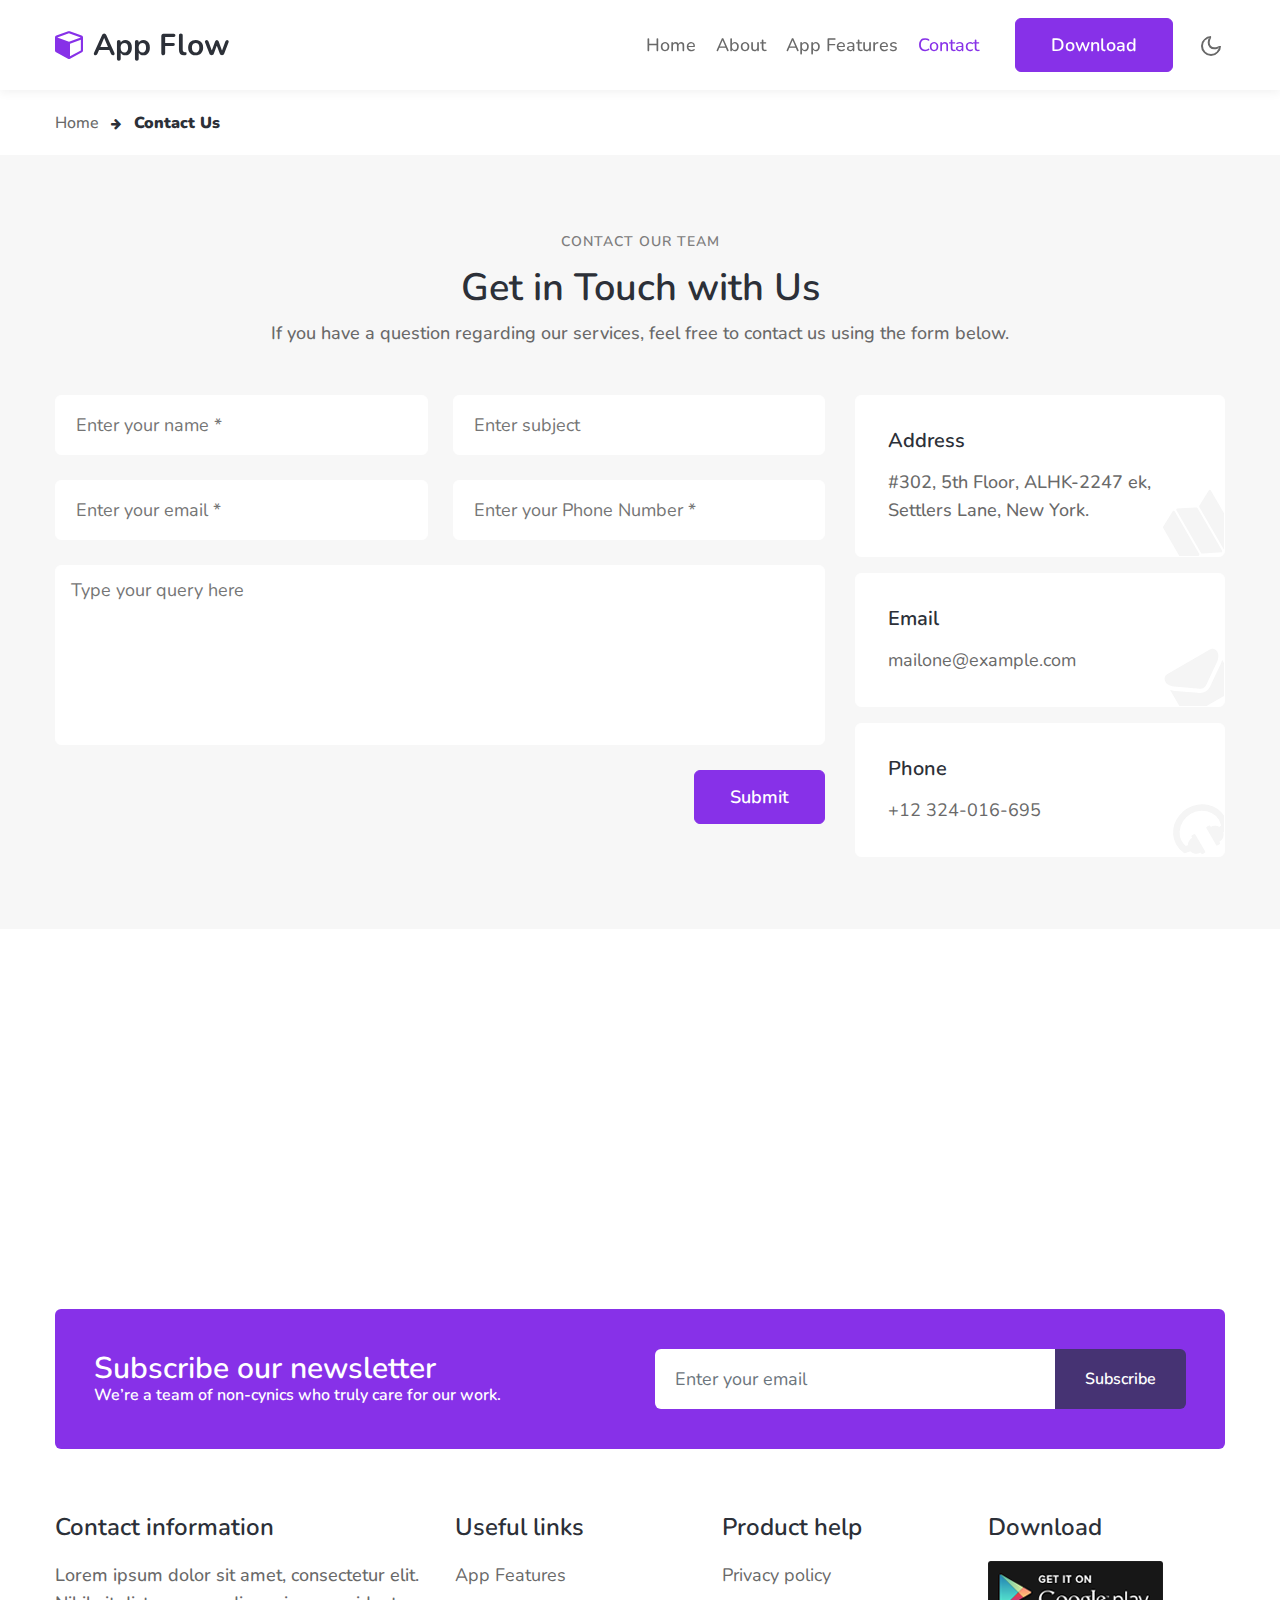
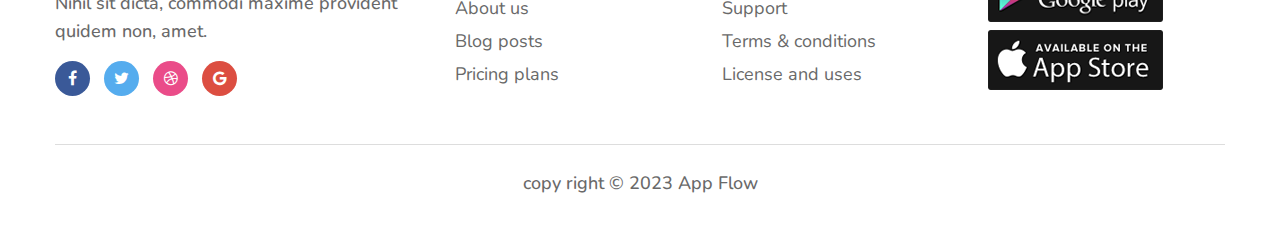
<file: contact.html>
<!doctype html>
<html lang="en">
  <head>
    <!-- Required meta tags -->
    <meta charset="utf-8">
    <meta name="viewport" content="width=device-width, initial-scale=1, shrink-to-fit=no">

    <title>App flow - App launch Category Bootstrap Responsive Website Template - Contact : javeed</title>

    <link href="https://fonts.googleapis.com/css?family=Nunito:400,700&display=swap" rel="stylesheet">
    
    <!-- Template CSS -->
    <link rel="stylesheet" href="assets/css/style-starter.css">
  </head>
  <body>
<!-- header -->
<header id="site-header" class="fixed-top">
  <div class="container">
      <nav class="navbar navbar-expand-lg stroke">
          <a class="navbar-brand" href="index.html">
              <span class="fa fa-cube"></span> App Flow
          </a>
          <!-- if logo is image enable this   
      <a class="navbar-brand" href="#index.html">
          <img src="image-path" alt="Your logo" title="Your logo" style="height:35px;" />
      </a> -->
          <button class="navbar-toggler  collapsed bg-gradient" type="button" data-toggle="collapse"
              data-target="#navbarTogglerDemo02" aria-controls="navbarTogglerDemo02" aria-expanded="false"
              aria-label="Toggle navigation">
              <span class="navbar-toggler-icon fa icon-expand fa-bars"></span>
              <span class="navbar-toggler-icon fa icon-close fa-times"></span>
              </span>
          </button>

          <div class="collapse navbar-collapse" id="navbarTogglerDemo02">
              <ul class="navbar-nav ml-auto">
                  <li class="nav-item @@home__active">
                      <a class="nav-link" href="index.html">Home <span class="sr-only">(current)</span></a>
                  </li>
                  <li class="nav-item @@about__active">
                      <a class="nav-link" href="about.html">About</a>
                  </li>
                  <li class="nav-item @@pages__active">
                      <a class="nav-link" href="features.html">App features</a>
                  </li>
                  <li class="nav-item active">
                      <a class="nav-link" href="contact.html">Contact</a>
                  </li>
                  <li class="nav-item ml-3 mr-2">
                      <a href="#download" class="btn btn-primary d-none d-lg-block btn-style">Download</a></li>
              </ul>
          </div>
          <!-- toggle switch for light and dark theme -->
          <div class="mobile-position">
              <nav class="navigation">
                  <div class="theme-switch-wrapper">
                      <label class="theme-switch" for="checkbox">
                          <input type="checkbox" id="checkbox">
                          <div class="mode-container">
                              <i class="gg-sun"></i>
                              <i class="gg-moon"></i>
                          </div>
                      </label>
                  </div>
              </nav>
          </div>
          <!-- //toggle switch for light and dark theme -->
      </nav>
  </div>
</header>
<!-- //header -->
<section class="w3l-breadcrumb">
    <div class="container">
        <ul class="breadcrumbs-custom-path">
            <li><a href="#url">Home</a></li>
            <li class="active"><span class="fa fa-arrow-right mx-2" aria-hidden="true"></span> Contact Us</li>
        </ul>
    </div>
</section>
<!-- contacts-5-grid -->
<div class="w3l-contact-10 py-5" id="contact">
    <div class="form-41-mian pt-lg-4 pt-md-3 pb-4">
        <div class="container">
            <div class="heading text-center mx-auto">
                <h5 class="title-small text-center mb-2">Contact our team</h5>
                <h3 class="title-big mb-2">Get in Touch with Us </h3>
                <p class="mb-5">If you have a question regarding our services, feel free
                    to contact us using the form below.</p>
            </div>
            <div class="row">
                <div class="col-lg-8 form-inner-cont">
                    <form action="https://sendmail.w3layouts.com/submitForm" method="post" class="signin-form">
                        <div class="form-grids">
                            <div class="form-input">
                                <input type="text" name="w3lName" id="w3lName" placeholder="Enter your name *"
                                    required="" />
                            </div>
                            <div class="form-input">
                                <input type="text" name="w3lSubject" id="w3lSubject" placeholder="Enter subject "
                                    required />
                            </div>
                            <div class="form-input">
                                <input type="email" name="w3lSender" id="w3lSender" placeholder="Enter your email *"
                                    required />
                            </div>
                            <div class="form-input">
                                <input type="text" name="w3lPhone" id="w3lPhone" placeholder="Enter your Phone Number *"
                                    required />
                            </div>
                        </div>
                        <div class="form-input">
                            <textarea name="w3lMessage" id="w3lMessage" placeholder="Type your query here"
                                required=""></textarea>
                        </div>
                        <div class="text-right">
                            <button class="btn btn-style btn-primary">Submit</button>
                        </div>
                    </form>
                </div>

                <div class="col-lg-4 contacts-5-grid-main section-gap mt-lg-0 mt-4">
                    <div class="contacts-5-grid">
                        <div class="map-content-5">
                            <section class="tab-content">
                                <div class="contact-type">
                                    <div class="address-grid mb-3">
                                        <h6>Address</h6>
                                        <p>#302, 5th Floor, ALHK-2247 ek, Settlers Lane, New York.</p><span
                                            class="pos-icon">
                                            <span class="fa fa-map"></span>
                                        </span>
                                    </div>
                                    <div class="address-grid mb-3">
                                        <h6>Email</h6>
                                        <a href="mailto:mailone@example.com" class="link1">mailone@example.com</a>
                                        <span class="pos-icon">
                                            <span class="fa fa-envelope">

                                            </span>
                                        </span>
                                    </div>
                                    <div class="address-grid">
                                        <h6>Phone</h6>
                                        <a href="tel:+12 324-016-695" class="link1">+12 324-016-695</a><span
                                            class="pos-icon">
                                            <span class="fa fa-headphones"></span>
                                        </span>
                                    </div>
                                </div>
                            </section>
                        </div>
                    </div>
                </div>
            </div>
        </div>
        <!-- //contacts-5-grid -->
    </div>
</div>

<div class="contacts-sub-5">
    <iframe
        src="https://www.google.com/maps/embed?pb=!1m18!1m12!1m3!1d387193.305935303!2d-74.25986548248684!3d40.69714941932609!2m3!1f0!2f0!3f0!3m2!1i1024!2i768!4f13.1!3m3!1m2!1s0x89c24fa5d33f083b%3A0xc80b8f06e177fe62!2sNew+York%2C+NY%2C+USA!5e0!3m2!1sen!2sin!4v1563262564932!5m2!1sen!2sin"
        style="border:0" allowfullscreen></iframe>
</div>
  <!-- forms -->
  <section class="container">
    <div class="w3l-forms-9 px-4" id="newsletter">
      <div class="main-w3 py-4">
        <div class="container-fluid py-lg-3 py-2">
          <div class="row align-items-center">
            <div class="main-midd col-lg-6">
              <h4 class="title-head">Subscribe our newsletter</h4>
              <p>We’re a team of non-cynics who truly care for our work.</p>
            </div>
            <div class="main-midd-2 col-lg-6 mt-lg-0 mt-4">
              <form action="#url" method="GET" class="rightside-form">
                <input type="email" class="form-control" name="email" placeholder="Enter your email">
                <button class="btn" type="submit">Subscribe</button>
              </form>
            </div>
          </div>
        </div>
      </div>
    </div>
  </section>
  <!-- //forms -->
  <!-- footer-28 block -->
  <section class="app-footer">
    <footer class="footer-28">
      <div class="footer-bg-layer">
        <div class="container py-lg-3">
          <div class="row footer-top-28">
            <div class="col-lg-4 footer-list-28 mt-5">
              <h6 class="footer-title-28">Contact information</h6>
              <p>Lorem ipsum dolor sit amet, consectetur elit. Nihil sit dicta, commodi maxime
                provident quidem non, amet.</p>

              <div class="main-social-footer-28 mt-3">
                <ul class="social-icons">
                  <li class="facebook">
                    <a href="#link" title="Facebook">
                      <span class="fa fa-facebook" aria-hidden="true"></span>
                    </a>
                  </li>
                  <li class="twitter">
                    <a href="#link" title="Twitter">
                      <span class="fa fa-twitter" aria-hidden="true"></span>
                    </a>
                  </li>
                  <li class="dribbble">
                    <a href="#link" title="Dribbble">
                      <span class="fa fa-dribbble" aria-hidden="true"></span>
                    </a>
                  </li>
                  <li class="google">
                    <a href="#link" title="Google">
                      <span class="fa fa-google" aria-hidden="true"></span>
                    </a>
                  </li>
                </ul>
              </div>
            </div>
            <div class="col-lg-8">
              <div class="row">
                <div class="col-md-4 col-6 footer-list-28 mt-5">
                  <h6 class="footer-title-28">Useful links</h6>
                  <ul>
                    <li><a href="features.html">App Features</a></li>
                    <li><a href="about.html">About us</a></li>
                    <li><a href="#blog">Blog posts</a></li>
                    <li><a href="#pricing">Pricing plans</a></li>
                  </ul>
                </div>
                <div class="col-md-4 col-6 footer-list-28 mt-5">
                  <h6 class="footer-title-28">Product help</h6>
                  <ul>
                    <li><a href="#privacy">Privacy policy</a></li>
                    <li><a href="#support"> Support</a></li>
                    <li><a href="#terms">Terms & conditions</a></li>
                    <li><a href="#license">License and uses</a></li>
                  </ul>
                </div>
                <div class="col-md-4 footer-list-28 mt-5">
                  <h6 class="footer-title-28">Download</h6>
                  <a href="#playstore"><img src="assets/images/googleplay.png" class="img-fluid" alt=""></a>
                  <a href="#appstore"><img src="assets/images/appstore.png" class="img-fluid mt-md-2" alt=""></a>
                </div>
              </div>
            </div>
          </div>
          <div class="midd-footer-28 align-center py-4 mt-5">
            <p class="copy-footer-28 text-center"> copy right &copy; 2023 App Flow </p>
          </div>
        </div>


      </div>
    </footer>

    <!-- move top -->
    <button onclick="topFunction()" id="movetop" title="Go to top">
      &#10548;
    </button>
    <script>
      // When the user scrolls down 20px from the top of the document, show the button
      window.onscroll = function () {
        scrollFunction()
      };

      function scrollFunction() {
        if (document.body.scrollTop > 20 || document.documentElement.scrollTop > 20) {
          document.getElementById("movetop").style.display = "block";
        } else {
          document.getElementById("movetop").style.display = "none";
        }
      }

      // When the user clicks on the button, scroll to the top of the document
      function topFunction() {
        document.body.scrollTop = 0;
        document.documentElement.scrollTop = 0;
      }
    </script>
    <!-- /move top -->
  </section>
  <!-- //footer-28 block -->

  <!-- all js scripts and files here -->

  <script src="assets/js/theme-change.js"></script><!-- theme switch js (light and dark)-->

  <script src="assets/js/jquery-3.3.1.min.js"></script><!-- default jQuery -->

<!-- magnific popup -->
<script src="assets/js/jquery.magnific-popup.min.js"></script>
<script>
  $(document).ready(function () {
    $('.popup-with-zoom-anim').magnificPopup({
      type: 'inline',

      fixedContentPos: false,
      fixedBgPos: true,

      overflowY: 'auto',

      closeBtnInside: true,
      preloader: false,

      midClick: true,
      removalDelay: 300,
      mainClass: 'my-mfp-zoom-in'
    });

    $('.popup-with-move-anim').magnificPopup({
      type: 'inline',

      fixedContentPos: false,
      fixedBgPos: true,

      overflowY: 'auto',

      closeBtnInside: true,
      preloader: false,

      midClick: true,
      removalDelay: 300,
      mainClass: 'my-mfp-slide-bottom'
    });
  });
</script>
<!-- magnific popup -->


<script src="assets/js/owl.carousel.js"></script>
<!-- script for tesimonials carousel slider -->
<script>
  $(document).ready(function () {
    $("#owl-demo1").owlCarousel({
      loop: true,
      margin: 0,
      nav: false,
      responsiveClass: true,
      responsive: {
        0: {
          items: 2,
          nav: false
        },
        736: {
          items: 3,
          nav: false
        },
        1000: {
          items: 4,
          nav: false,
          loop: false
        }
      }
    })
  })
</script>
<!-- //script for tesimonials carousel slider -->

  <!-- stats number counter-->
  <script src="assets/js/jquery.waypoints.min.js"></script>
  <script src="assets/js/jquery.countup.js"></script>
  <script>
    $('.counter').countUp();
  </script>
  <!-- //stats number counter -->

  <!-- disable body scroll which navbar is in active -->
  <script>
    $(function () {
      $('.navbar-toggler').click(function () {
        $('body').toggleClass('noscroll');
      })
    });
  </script>
  <!-- disable body scroll which navbar is in active -->

  <!--/MENU-JS-->
  <script>
    $(window).on("scroll", function () {
      var scroll = $(window).scrollTop();

      if (scroll >= 80) {
        $("#site-header").addClass("nav-fixed");
      } else {
        $("#site-header").removeClass("nav-fixed");
      }
    });

    //Main navigation Active Class Add Remove
    $(".navbar-toggler").on("click", function () {
      $("header").toggleClass("active");
    });
    $(document).on("ready", function () {
      if ($(window).width() > 991) {
        $("header").removeClass("active");
      }
      $(window).on("resize", function () {
        if ($(window).width() > 991) {
          $("header").removeClass("active");
        }
      });
    });
  </script>
  <!--//MENU-JS-->

  <!-- bootstrap js -->
  <script src="assets/js/bootstrap.min.js"></script>

  </body>

  </html>
</file>
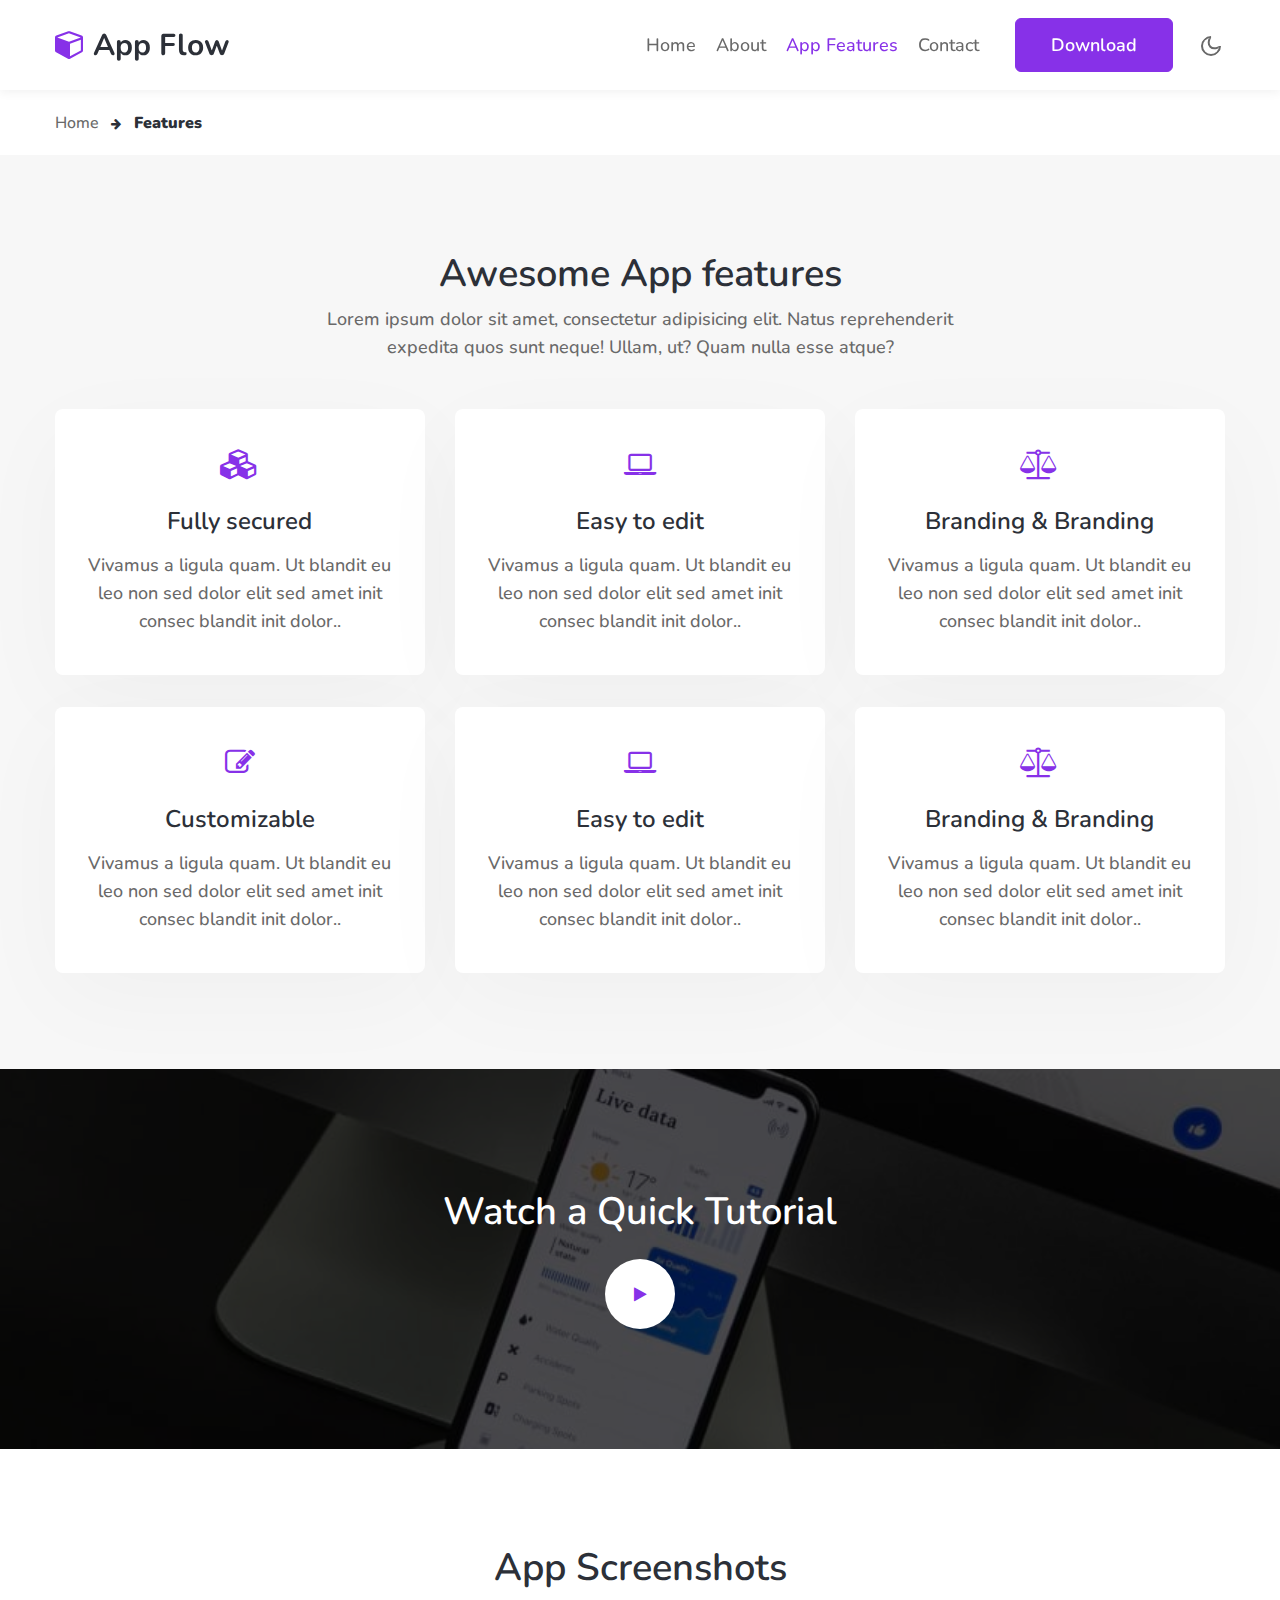
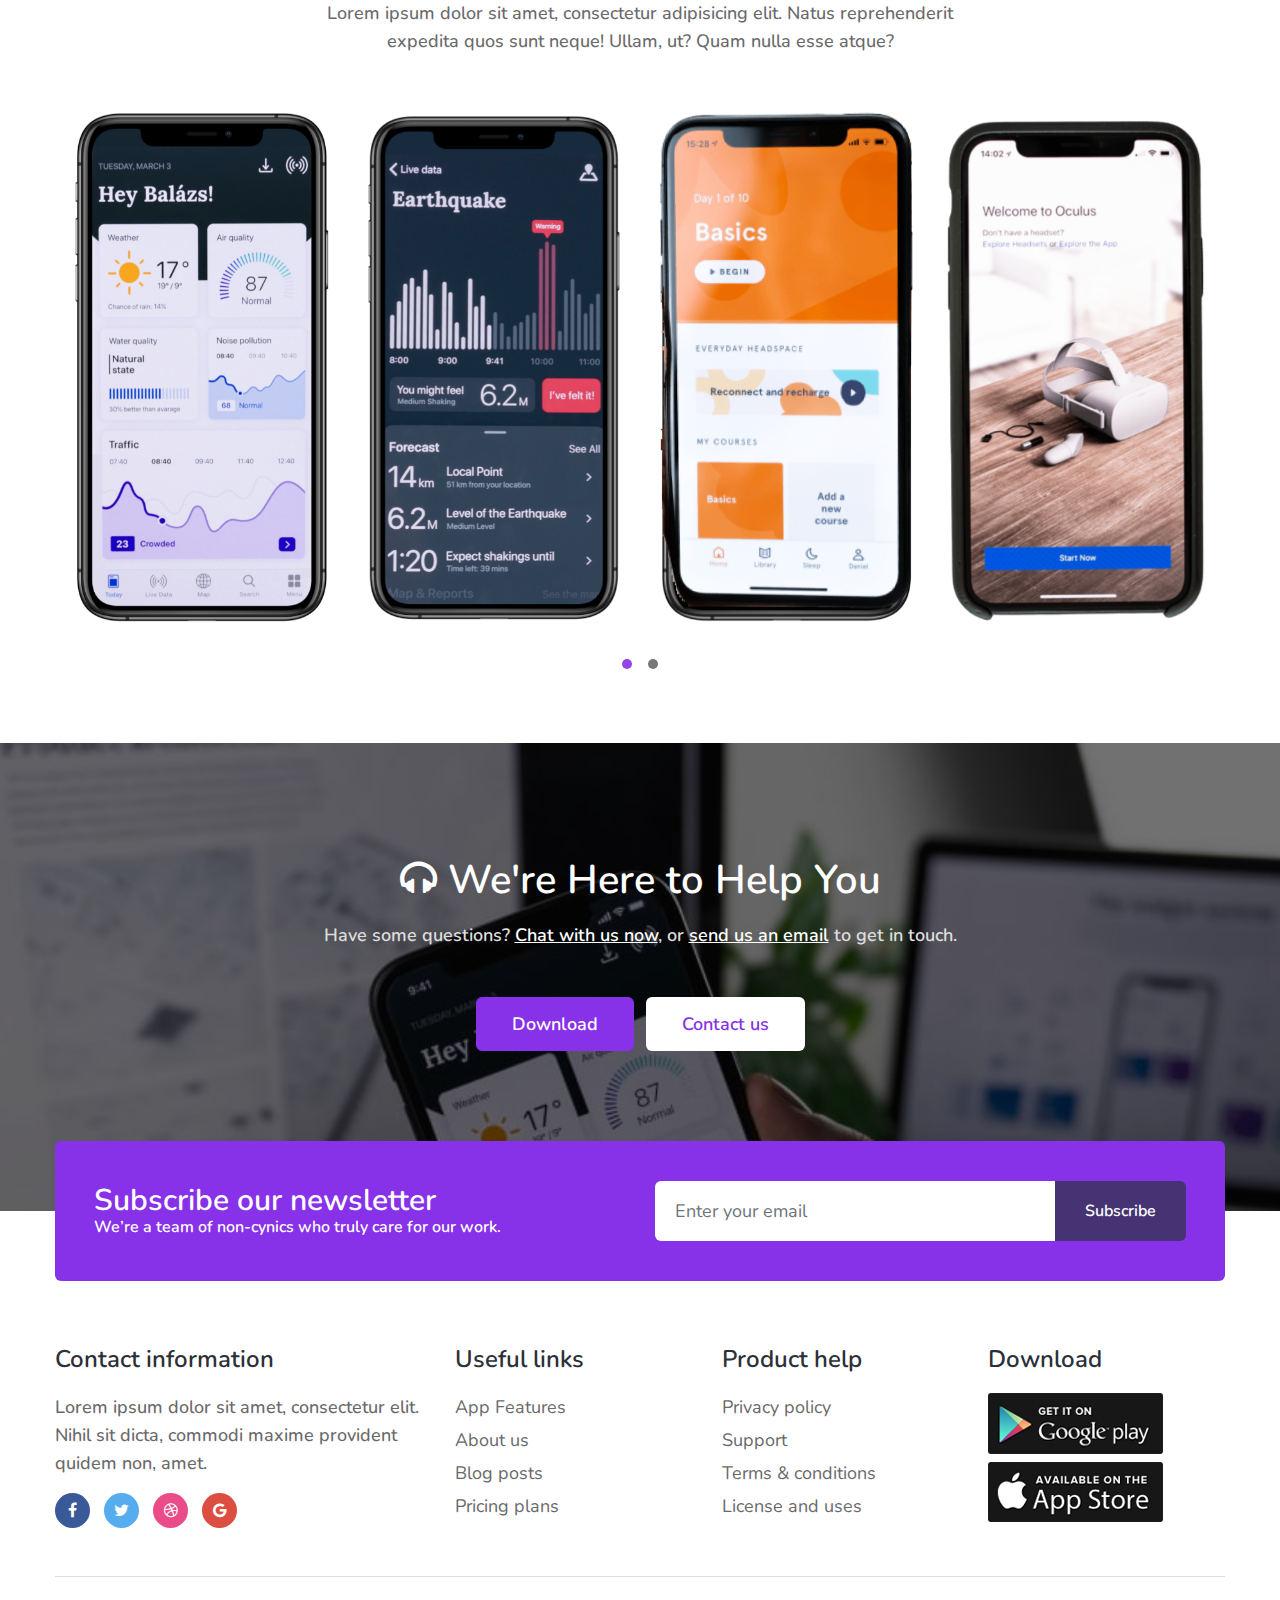
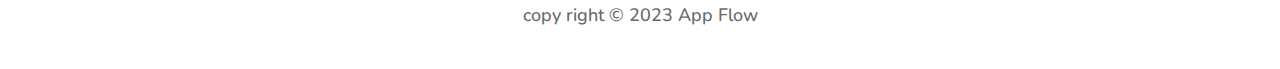
<file: features.html>
<!doctype html>
<html lang="en">
  <head>
    <!-- Required meta tags -->
    <meta charset="utf-8">
    <meta name="viewport" content="width=device-width, initial-scale=1, shrink-to-fit=no">

    <title>App flow - App launch Category Bootstrap Responsive Website Template - Features : javeed</title>

    <link href="https://fonts.googleapis.com/css?family=Nunito:400,700&display=swap" rel="stylesheet">
    
    <!-- Template CSS -->
    <link rel="stylesheet" href="assets/css/style-starter.css">
  </head>
  <body>
<!-- header -->
<header id="site-header" class="fixed-top">
  <div class="container">
      <nav class="navbar navbar-expand-lg stroke">
          <a class="navbar-brand" href="index.html">
              <span class="fa fa-cube"></span> App Flow
          </a>
          <!-- if logo is image enable this   
      <a class="navbar-brand" href="#index.html">
          <img src="image-path" alt="Your logo" title="Your logo" style="height:35px;" />
      </a> -->
          <button class="navbar-toggler  collapsed bg-gradient" type="button" data-toggle="collapse"
              data-target="#navbarTogglerDemo02" aria-controls="navbarTogglerDemo02" aria-expanded="false"
              aria-label="Toggle navigation">
              <span class="navbar-toggler-icon fa icon-expand fa-bars"></span>
              <span class="navbar-toggler-icon fa icon-close fa-times"></span>
              </span>
          </button>

          <div class="collapse navbar-collapse" id="navbarTogglerDemo02">
              <ul class="navbar-nav ml-auto">
                  <li class="nav-item @@home__active">
                      <a class="nav-link" href="index.html">Home <span class="sr-only">(current)</span></a>
                  </li>
                  <li class="nav-item @@about__active">
                      <a class="nav-link" href="about.html">About</a>
                  </li>
                  <li class="nav-item active">
                      <a class="nav-link" href="features.html">App features</a>
                  </li>
                  <li class="nav-item @@contact__active">
                      <a class="nav-link" href="contact.html">Contact</a>
                  </li>
                  <li class="nav-item ml-3 mr-2">
                      <a href="#download" class="btn btn-primary d-none d-lg-block btn-style">Download</a></li>
              </ul>
          </div>
          <!-- toggle switch for light and dark theme -->
          <div class="mobile-position">
              <nav class="navigation">
                  <div class="theme-switch-wrapper">
                      <label class="theme-switch" for="checkbox">
                          <input type="checkbox" id="checkbox">
                          <div class="mode-container">
                              <i class="gg-sun"></i>
                              <i class="gg-moon"></i>
                          </div>
                      </label>
                  </div>
              </nav>
          </div>
          <!-- //toggle switch for light and dark theme -->
      </nav>
  </div>
</header>
<!-- //header -->
<section class="w3l-breadcrumb">
    <div class="container">
        <ul class="breadcrumbs-custom-path">
            <li><a href="#url">Home</a></li>
            <li class="active"><span class="fa fa-arrow-right mx-2" aria-hidden="true"></span> Features</li>
        </ul>
    </div>
</section>
<!-- /bottom-grids-->
	<section class="w3l-bottom-grids-6 py-5 text-center">
		<div class="container py-lg-5 py-md-4">
            <h3 class="title-big text-center mb-2">Awesome App features</h3>
            <p class="text-head mb-5">Lorem ipsum dolor sit amet, consectetur adipisicing elit. Natus reprehenderit expedita
                quos sunt neque! Ullam, ut? Quam nulla esse atque?</p>
			<div class="grids-area-hny main-cont-wthree-fea row">
				<div class="col-lg-4 col-md-6 grids-feature">
					<div class="area-box">
						<span class="fa fa-cubes"></span>
						<h4><a href="#feature" class="title-head">Fully secured</a></h4>
						<p>Vivamus a ligula quam. Ut blandit eu leo non sed dolor elit sed amet init consec blandit init dolor..</p>
					</div>
				</div>
				<div class="col-lg-4 col-md-6 grids-feature mt-md-0 mt-4">
					<div class="area-box">
						<span class="fa fa-laptop"></span>
						<h4><a href="#feature" class="title-head">Easy to edit</a></h4>
						<p>Vivamus a ligula quam. Ut blandit eu leo non sed dolor elit sed amet init consec blandit init dolor..</p>
					</div>
				</div>
				<div class="col-lg-4 col-md-6 grids-feature mt-lg-0 mt-4">
					<div class="area-box">
						<span class="fa fa-balance-scale"></span>
						<h4><a href="#feature" class="title-head">Branding & Branding</a></h4>
						<p>Vivamus a ligula quam. Ut blandit eu leo non sed dolor elit sed amet init consec blandit init dolor..</p>
					</div>
				</div>
				<div class="col-lg-4 col-md-6 grids-feature mt-4 pt-lg-2">
					<div class="area-box">
						<span class="fa fa-pencil-square-o"></span>
						<h4><a href="#feature" class="title-head">Customizable</a></h4>
						<p>Vivamus a ligula quam. Ut blandit eu leo non sed dolor elit sed amet init consec blandit init dolor..</p>
					</div>
				</div>
				<div class="col-lg-4 col-md-6 grids-feature mt-4 pt-lg-2">
					<div class="area-box">
						<span class="fa fa-laptop"></span>
						<h4><a href="#feature" class="title-head">Easy to edit</a></h4>
						<p>Vivamus a ligula quam. Ut blandit eu leo non sed dolor elit sed amet init consec blandit init dolor..</p>
					</div>
				</div>
				<div class="col-lg-4 col-md-6 grids-feature mt-4 pt-lg-2">
					<div class="area-box">
						<span class="fa fa-balance-scale"></span>
						<h4><a href="#feature" class="title-head">Branding & Branding</a></h4>
						<p>Vivamus a ligula quam. Ut blandit eu leo non sed dolor elit sed amet init consec blandit init dolor..</p>
					</div>
				</div>
			</div>
		</div>
	</section>
	<!-- //bottom-grids-->
<section class="w3l-about4 py-5">
    <div class="container px-0 py-lg-5 py-md-4">
        <div class="history-info position-relative py-lg-4">
            <div class="heading mx-auto text-center">
                <h3 class="title-big">Watch a Quick Tutorial</h3>
                <!-- <p class="mt-3">Lorem ipsum dolor sit amet consectetur adipisicing elit sunt in culpa qui officia
                    sed deserunt mollit anim id est laborum mollit anim id est nulla.</p> -->
                <a href="#small-dialog" class="popup-with-zoom-anim play-view text-center mt-4">
                    <span class="video-play-icon">
                        <span class="fa fa-play"></span>
                    </span>
                </a>
            </div>
            <div class="position-relative">
                <!-- dialog itself, mfp-hide class is required to make dialog hidden -->
                <div id="small-dialog" class="zoom-anim-dialog mfp-hide">
                    <iframe src="https://www.youtube.com/embed/4m7msadL5iA" frameborder="0"
                        allowfullscreen></iframe>
                </div>
            </div>
        </div>
    </div>
</section>

<!-- app screenshots -->
<section class="w3l-screenshots" id="screenshots">
	<!-- /grids -->
	<div class="cusrtomer-layout py-5">
		<div class="container py-lg-5 py-md-4">
			<!-- /grids -->
			<div class="testimonial-row">
			  <div class="heading text-center">
                  <h3 class="title-big mb-2">App Screenshots</h3>
                  <p class="text-head mb-5">Lorem ipsum dolor sit amet, consectetur adipisicing elit. Natus reprehenderit expedita
                    quos sunt neque! Ullam, ut? Quam nulla esse atque?</p>
			  </div>
  
				<div id="owl-demo1" class="owl-two owl-carousel owl-theme mb-md-3 mb-sm-5 mb-4">
					<div class="item">
                        <img src="assets/images/features.png" class="img-fluid" alt="client-img">
					</div>
					<div class="item">
                        <img src="assets/images/features1.png" class="img-fluid" alt="client-img">
					</div>
					<div class="item">
                        <img src="assets/images/features2.png" class="img-fluid" alt="client-img">
					</div>
					<div class="item">
                        <img src="assets/images/features3.png" class="img-fluid" alt="client-img">
					</div>
					<div class="item">
                        <img src="assets/images/features.png" class="img-fluid" alt="client-img">
					</div>
					<div class="item">
                        <img src="assets/images/features1.png" class="img-fluid" alt="client-img">
					</div>
				</div>
			</div>
		</div>
		<!-- /grids -->
	</div>
	<!-- //grids -->
  </section>
  <!-- // appscreenshots -->
<!-- middle -->
	<div class="middle py-5">
		<div class="container py-xl-5 py-lg-3">
			<div class="welcome-left text-center py-md-3 mb-md-5">
                <h3 class="mb-3"><span class="fa fa-headphones"></span> We're Here to Help You</h3>
                <p class="text-italic">Have some questions? <a href="#url">Chat with us now</a>, or <a href="mailto:example@mail.com">send us an email</a> to
					get in touch.</p>
				<a href="#download" class="btn btn-primary btn-style mt-md-5 mt-4 mr-2">Download</a>
				<a href="#download" class="btn btn-white btn-style mt-md-5 mt-4">Contact us</a>
			</div>
		</div>
	</div>
	<!-- //middle -->
  <!-- forms -->
  <section class="container">
    <div class="w3l-forms-9 px-4" id="newsletter">
      <div class="main-w3 py-4">
        <div class="container-fluid py-lg-3 py-2">
          <div class="row align-items-center">
            <div class="main-midd col-lg-6">
              <h4 class="title-head">Subscribe our newsletter</h4>
              <p>We’re a team of non-cynics who truly care for our work.</p>
            </div>
            <div class="main-midd-2 col-lg-6 mt-lg-0 mt-4">
              <form action="#url" method="GET" class="rightside-form">
                <input type="email" class="form-control" name="email" placeholder="Enter your email">
                <button class="btn" type="submit">Subscribe</button>
              </form>
            </div>
          </div>
        </div>
      </div>
    </div>
  </section>
  <!-- //forms -->
  <!-- footer-28 block -->
  <section class="app-footer">
    <footer class="footer-28">
      <div class="footer-bg-layer">
        <div class="container py-lg-3">
          <div class="row footer-top-28">
            <div class="col-lg-4 footer-list-28 mt-5">
              <h6 class="footer-title-28">Contact information</h6>
              <p>Lorem ipsum dolor sit amet, consectetur elit. Nihil sit dicta, commodi maxime
                provident quidem non, amet.</p>

              <div class="main-social-footer-28 mt-3">
                <ul class="social-icons">
                  <li class="facebook">
                    <a href="#link" title="Facebook">
                      <span class="fa fa-facebook" aria-hidden="true"></span>
                    </a>
                  </li>
                  <li class="twitter">
                    <a href="#link" title="Twitter">
                      <span class="fa fa-twitter" aria-hidden="true"></span>
                    </a>
                  </li>
                  <li class="dribbble">
                    <a href="#link" title="Dribbble">
                      <span class="fa fa-dribbble" aria-hidden="true"></span>
                    </a>
                  </li>
                  <li class="google">
                    <a href="#link" title="Google">
                      <span class="fa fa-google" aria-hidden="true"></span>
                    </a>
                  </li>
                </ul>
              </div>
            </div>
            <div class="col-lg-8">
              <div class="row">
                <div class="col-md-4 col-6 footer-list-28 mt-5">
                  <h6 class="footer-title-28">Useful links</h6>
                  <ul>
                    <li><a href="features.html">App Features</a></li>
                    <li><a href="about.html">About us</a></li>
                    <li><a href="#blog">Blog posts</a></li>
                    <li><a href="#pricing">Pricing plans</a></li>
                  </ul>
                </div>
                <div class="col-md-4 col-6 footer-list-28 mt-5">
                  <h6 class="footer-title-28">Product help</h6>
                  <ul>
                    <li><a href="#privacy">Privacy policy</a></li>
                    <li><a href="#support"> Support</a></li>
                    <li><a href="#terms">Terms & conditions</a></li>
                    <li><a href="#license">License and uses</a></li>
                  </ul>
                </div>
                <div class="col-md-4 footer-list-28 mt-5">
                  <h6 class="footer-title-28">Download</h6>
                  <a href="#playstore"><img src="assets/images/googleplay.png" class="img-fluid" alt=""></a>
                  <a href="#appstore"><img src="assets/images/appstore.png" class="img-fluid mt-md-2" alt=""></a>
                </div>
              </div>
            </div>
          </div>
          <div class="midd-footer-28 align-center py-4 mt-5">
            <p class="copy-footer-28 text-center"> copy right &copy; 2023 App Flow </p>
          </div>
        </div>


      </div>
    </footer>

    <!-- move top -->
    <button onclick="topFunction()" id="movetop" title="Go to top">
      &#10548;
    </button>
    <script>
      // When the user scrolls down 20px from the top of the document, show the button
      window.onscroll = function () {
        scrollFunction()
      };

      function scrollFunction() {
        if (document.body.scrollTop > 20 || document.documentElement.scrollTop > 20) {
          document.getElementById("movetop").style.display = "block";
        } else {
          document.getElementById("movetop").style.display = "none";
        }
      }

      // When the user clicks on the button, scroll to the top of the document
      function topFunction() {
        document.body.scrollTop = 0;
        document.documentElement.scrollTop = 0;
      }
    </script>
    <!-- /move top -->
  </section>
  <!-- //footer-28 block -->

  <!-- all js scripts and files here -->

  <script src="assets/js/theme-change.js"></script><!-- theme switch js (light and dark)-->

  <script src="assets/js/jquery-3.3.1.min.js"></script><!-- default jQuery -->

<!-- magnific popup -->
<script src="assets/js/jquery.magnific-popup.min.js"></script>
<script>
  $(document).ready(function () {
    $('.popup-with-zoom-anim').magnificPopup({
      type: 'inline',

      fixedContentPos: false,
      fixedBgPos: true,

      overflowY: 'auto',

      closeBtnInside: true,
      preloader: false,

      midClick: true,
      removalDelay: 300,
      mainClass: 'my-mfp-zoom-in'
    });

    $('.popup-with-move-anim').magnificPopup({
      type: 'inline',

      fixedContentPos: false,
      fixedBgPos: true,

      overflowY: 'auto',

      closeBtnInside: true,
      preloader: false,

      midClick: true,
      removalDelay: 300,
      mainClass: 'my-mfp-slide-bottom'
    });
  });
</script>
<!-- magnific popup -->


<script src="assets/js/owl.carousel.js"></script>
<!-- script for tesimonials carousel slider -->
<script>
  $(document).ready(function () {
    $("#owl-demo1").owlCarousel({
      loop: true,
      margin: 0,
      nav: false,
      responsiveClass: true,
      responsive: {
        0: {
          items: 2,
          nav: false
        },
        736: {
          items: 3,
          nav: false
        },
        1000: {
          items: 4,
          nav: false,
          loop: false
        }
      }
    })
  })
</script>
<!-- //script for tesimonials carousel slider -->

  <!-- stats number counter-->
  <script src="assets/js/jquery.waypoints.min.js"></script>
  <script src="assets/js/jquery.countup.js"></script>
  <script>
    $('.counter').countUp();
  </script>
  <!-- //stats number counter -->

  <!-- disable body scroll which navbar is in active -->
  <script>
    $(function () {
      $('.navbar-toggler').click(function () {
        $('body').toggleClass('noscroll');
      })
    });
  </script>
  <!-- disable body scroll which navbar is in active -->

  <!--/MENU-JS-->
  <script>
    $(window).on("scroll", function () {
      var scroll = $(window).scrollTop();

      if (scroll >= 80) {
        $("#site-header").addClass("nav-fixed");
      } else {
        $("#site-header").removeClass("nav-fixed");
      }
    });

    //Main navigation Active Class Add Remove
    $(".navbar-toggler").on("click", function () {
      $("header").toggleClass("active");
    });
    $(document).on("ready", function () {
      if ($(window).width() > 991) {
        $("header").removeClass("active");
      }
      $(window).on("resize", function () {
        if ($(window).width() > 991) {
          $("header").removeClass("active");
        }
      });
    });
  </script>
  <!--//MENU-JS-->

  <!-- bootstrap js -->
  <script src="assets/js/bootstrap.min.js"></script>

  </body>

  </html>
</file>
<file: assets/css/style-starter.css>
@charset "UTF-8";

:root {
  --blue: #007bff;
  --indigo: #6610f2;
  --purple: #6f42c1;
  --pink: #e83e8c;
  --red: #dc3545;
  --orange: #fd7e14;
  --yellow: #ffc107;
  --green: #28a745;
  --teal: #20c997;
  --cyan: #17a2b8;
  --white: #fff;
  --gray: #6c757d;
  --gray-dark: #343a40;
  --primary: #8731E8;
  --secondary: #463373;
  --success: #28a745;
  --info: #17a2b8;
  --warning: #ffc107;
  --danger: #dc3545;
  --light: #f8f9fa;
  --dark: #343a40;
  --breakpoint-xs: 0;
  --breakpoint-sm: 576px;
  --breakpoint-md: 768px;
  --breakpoint-lg: 992px;
  --breakpoint-xl: 1200px;
  --font-family-sans-serif: -apple-system, BlinkMacSystemFont, "Segoe UI", Roboto, "Helvetica Neue", Arial, "Noto Sans", sans-serif, "Apple Color Emoji", "Segoe UI Emoji", "Segoe UI Symbol", "Noto Color Emoji";
  --font-family-monospace: SFMono-Regular, Menlo, Monaco, Consolas, "Liberation Mono", "Courier New", monospace; }

*,
*::before,
*::after {
  box-sizing: border-box; }

html {
  font-family: sans-serif;
  line-height: 1.15;
  -webkit-text-size-adjust: 100%;
  -webkit-tap-highlight-color: rgba(0, 0, 0, 0); }

article, aside, figcaption, figure, footer, header, hgroup, main, nav, section {
  display: block; }

body {
  margin: 0;
  font-family: -apple-system, BlinkMacSystemFont, "Segoe UI", Roboto, "Helvetica Neue", Arial, "Noto Sans", sans-serif, "Apple Color Emoji", "Segoe UI Emoji", "Segoe UI Symbol", "Noto Color Emoji";
  font-size: 1rem;
  font-weight: 400;
  line-height: 1.5;
  color: #212529;
  text-align: left;
  background-color: #fff; }

[tabindex="-1"]:focus:not(:focus-visible) {
  outline: 0 !important; }

hr {
  box-sizing: content-box;
  height: 0;
  overflow: visible; }

h1, h2, h3, h4, h5, h6 {
  margin-top: 0;
  margin-bottom: 0.5rem; }

p {
  margin-top: 0;
  margin-bottom: 1rem; }

abbr[title],
abbr[data-original-title] {
  text-decoration: underline;
  -webkit-text-decoration: underline dotted;
          text-decoration: underline dotted;
  cursor: help;
  border-bottom: 0;
  -webkit-text-decoration-skip-ink: none;
          text-decoration-skip-ink: none; }

address {
  margin-bottom: 1rem;
  font-style: normal;
  line-height: inherit; }

ol,
ul,
dl {
  margin-top: 0;
  margin-bottom: 1rem; }

ol ol,
ul ul,
ol ul,
ul ol {
  margin-bottom: 0; }

dt {
  font-weight: 700; }

dd {
  margin-bottom: .5rem;
  margin-left: 0; }

blockquote {
  margin: 0 0 1rem; }

b,
strong {
  font-weight: bolder; }

small {
  font-size: 80%; }

sub,
sup {
  position: relative;
  font-size: 75%;
  line-height: 0;
  vertical-align: baseline; }

sub {
  bottom: -.25em; }

sup {
  top: -.5em; }

a {
  color: #8731E8;
  text-decoration: none;
  background-color: transparent; }
  a:hover {
    color: #6115b8;
    text-decoration: underline; }

a:not([href]) {
  color: inherit;
  text-decoration: none; }
  a:not([href]):hover {
    color: inherit;
    text-decoration: none; }

pre,
code,
kbd,
samp {
  font-family: SFMono-Regular, Menlo, Monaco, Consolas, "Liberation Mono", "Courier New", monospace;
  font-size: 1em; }

pre {
  margin-top: 0;
  margin-bottom: 1rem;
  overflow: auto; }

figure {
  margin: 0 0 1rem; }

img {
  vertical-align: middle;
  border-style: none; }

svg {
  overflow: hidden;
  vertical-align: middle; }

table {
  border-collapse: collapse; }

caption {
  padding-top: 0.75rem;
  padding-bottom: 0.75rem;
  color: #6c757d;
  text-align: left;
  caption-side: bottom; }

th {
  text-align: inherit; }

label {
  display: inline-block;
  margin-bottom: 0.5rem; }

button {
  border-radius: 0; }

button:focus {
  outline: 1px dotted;
  outline: 5px auto -webkit-focus-ring-color; }

input,
button,
select,
optgroup,
textarea {
  margin: 0;
  font-family: inherit;
  font-size: inherit;
  line-height: inherit; }

button,
input {
  overflow: visible; }

button,
select {
  text-transform: none; }

select {
  word-wrap: normal; }

button,
[type="button"],
[type="reset"],
[type="submit"] {
  -webkit-appearance: button; }

button:not(:disabled),
[type="button"]:not(:disabled),
[type="reset"]:not(:disabled),
[type="submit"]:not(:disabled) {
  cursor: pointer; }

button::-moz-focus-inner,
[type="button"]::-moz-focus-inner,
[type="reset"]::-moz-focus-inner,
[type="submit"]::-moz-focus-inner {
  padding: 0;
  border-style: none; }

input[type="radio"],
input[type="checkbox"] {
  box-sizing: border-box;
  padding: 0; }

input[type="date"],
input[type="time"],
input[type="datetime-local"],
input[type="month"] {
  -webkit-appearance: listbox; }

textarea {
  overflow: auto;
  resize: vertical; }

fieldset {
  min-width: 0;
  padding: 0;
  margin: 0;
  border: 0; }

legend {
  display: block;
  width: 100%;
  max-width: 100%;
  padding: 0;
  margin-bottom: .5rem;
  font-size: 1.5rem;
  line-height: inherit;
  color: inherit;
  white-space: normal; }
  @media (max-width: 1200px) {
    legend {
      font-size: calc(1.275rem + 0.3vw) ; } }

progress {
  vertical-align: baseline; }

[type="number"]::-webkit-inner-spin-button,
[type="number"]::-webkit-outer-spin-button {
  height: auto; }

[type="search"] {
  outline-offset: -2px;
  -webkit-appearance: none; }

[type="search"]::-webkit-search-decoration {
  -webkit-appearance: none; }

::-webkit-file-upload-button {
  font: inherit;
  -webkit-appearance: button; }

output {
  display: inline-block; }

summary {
  display: list-item;
  cursor: pointer; }

template {
  display: none; }

[hidden] {
  display: none !important; }

h1, h2, h3, h4, h5, h6,
.h1, .h2, .h3, .h4, .h5, .h6 {
  margin-bottom: 0.5rem;
  font-weight: 500;
  line-height: 1.2; }

h1, .h1 {
  font-size: 2.5rem; }
  @media (max-width: 1200px) {
    h1, .h1 {
      font-size: calc(1.375rem + 1.5vw) ; } }

h2, .h2 {
  font-size: 2rem; }
  @media (max-width: 1200px) {
    h2, .h2 {
      font-size: calc(1.325rem + 0.9vw) ; } }

h3, .h3 {
  font-size: 1.75rem; }
  @media (max-width: 1200px) {
    h3, .h3 {
      font-size: calc(1.3rem + 0.6vw) ; } }

h4, .h4 {
  font-size: 1.5rem; }
  @media (max-width: 1200px) {
    h4, .h4 {
      font-size: calc(1.275rem + 0.3vw) ; } }

h5, .h5 {
  font-size: 1.25rem; }

h6, .h6 {
  font-size: 1rem; }

.lead {
  font-size: 1.25rem;
  font-weight: 300; }

.display-1 {
  font-size: 6rem;
  font-weight: 300;
  line-height: 1.2; }
  @media (max-width: 1200px) {
    .display-1 {
      font-size: calc(1.725rem + 5.7vw) ; } }

.display-2 {
  font-size: 5.5rem;
  font-weight: 300;
  line-height: 1.2; }
  @media (max-width: 1200px) {
    .display-2 {
      font-size: calc(1.675rem + 5.1vw) ; } }

.display-3 {
  font-size: 4.5rem;
  font-weight: 300;
  line-height: 1.2; }
  @media (max-width: 1200px) {
    .display-3 {
      font-size: calc(1.575rem + 3.9vw) ; } }

.display-4 {
  font-size: 3.5rem;
  font-weight: 300;
  line-height: 1.2; }
  @media (max-width: 1200px) {
    .display-4 {
      font-size: calc(1.475rem + 2.7vw) ; } }

hr {
  margin-top: 1rem;
  margin-bottom: 1rem;
  border: 0;
  border-top: 1px solid rgba(0, 0, 0, 0.1); }

small,
.small {
  font-size: 80%;
  font-weight: 400; }

mark,
.mark {
  padding: 0.2em;
  background-color: #fcf8e3; }

.list-unstyled {
  padding-left: 0;
  list-style: none; }

.list-inline {
  padding-left: 0;
  list-style: none; }

.list-inline-item {
  display: inline-block; }
  .list-inline-item:not(:last-child) {
    margin-right: 0.5rem; }

.initialism {
  font-size: 90%;
  text-transform: uppercase; }

.blockquote {
  margin-bottom: 1rem;
  font-size: 1.25rem; }

.blockquote-footer {
  display: block;
  font-size: 80%;
  color: #6c757d; }
  .blockquote-footer::before {
    content: "\2014\00A0"; }

.img-fluid {
  max-width: 100%;
  height: auto; }

.img-thumbnail {
  padding: 0.25rem;
  background-color: #fff;
  border: 1px solid #dee2e6;
  border-radius: 0.25rem;
  max-width: 100%;
  height: auto; }

.figure {
  display: inline-block; }

.figure-img {
  margin-bottom: 0.5rem;
  line-height: 1; }

.figure-caption {
  font-size: 90%;
  color: #6c757d; }

code {
  font-size: 87.5%;
  color: #e83e8c;
  word-wrap: break-word; }
  a > code {
    color: inherit; }

kbd {
  padding: 0.2rem 0.4rem;
  font-size: 87.5%;
  color: #fff;
  background-color: #212529;
  border-radius: 0.2rem; }
  kbd kbd {
    padding: 0;
    font-size: 100%;
    font-weight: 700; }

pre {
  display: block;
  font-size: 87.5%;
  color: #212529; }
  pre code {
    font-size: inherit;
    color: inherit;
    word-break: normal; }

.pre-scrollable {
  max-height: 340px;
  overflow-y: scroll; }

.container {
  width: 100%;
  padding-right: 15px;
  padding-left: 15px;
  margin-right: auto;
  margin-left: auto; }
  @media (min-width: 576px) {
    .container {
      max-width: 540px; } }
  @media (min-width: 768px) {
    .container {
      max-width: 720px; } }
  @media (min-width: 992px) {
    .container {
      max-width: 960px; } }
  @media (min-width: 1200px) {
    .container {
      max-width: 1140px; } }

.container-fluid, .container-sm, .container-md, .container-lg, .container-xl {
  width: 100%;
  padding-right: 15px;
  padding-left: 15px;
  margin-right: auto;
  margin-left: auto; }

@media (min-width: 576px) {
  .container, .container-sm {
    max-width: 540px; } }

@media (min-width: 768px) {
  .container, .container-sm, .container-md {
    max-width: 720px; } }

@media (min-width: 992px) {
  .container, .container-sm, .container-md, .container-lg {
    max-width: 960px; } }

@media (min-width: 1200px) {
  .container, .container-sm, .container-md, .container-lg, .container-xl {
    max-width: 1140px; } }

.row {
  display: flex;
  flex-wrap: wrap;
  margin-right: -15px;
  margin-left: -15px; }

.no-gutters {
  margin-right: 0;
  margin-left: 0; }
  .no-gutters > .col,
  .no-gutters > [class*="col-"] {
    padding-right: 0;
    padding-left: 0; }

.col-1, .col-2, .col-3, .col-4, .col-5, .col-6, .col-7, .col-8, .col-9, .col-10, .col-11, .col-12, .col,
.col-auto, .col-sm-1, .col-sm-2, .col-sm-3, .col-sm-4, .col-sm-5, .col-sm-6, .col-sm-7, .col-sm-8, .col-sm-9, .col-sm-10, .col-sm-11, .col-sm-12, .col-sm,
.col-sm-auto, .col-md-1, .col-md-2, .col-md-3, .col-md-4, .col-md-5, .col-md-6, .col-md-7, .col-md-8, .col-md-9, .col-md-10, .col-md-11, .col-md-12, .col-md,
.col-md-auto, .col-lg-1, .col-lg-2, .col-lg-3, .col-lg-4, .col-lg-5, .col-lg-6, .col-lg-7, .col-lg-8, .col-lg-9, .col-lg-10, .col-lg-11, .col-lg-12, .col-lg,
.col-lg-auto, .col-xl-1, .col-xl-2, .col-xl-3, .col-xl-4, .col-xl-5, .col-xl-6, .col-xl-7, .col-xl-8, .col-xl-9, .col-xl-10, .col-xl-11, .col-xl-12, .col-xl,
.col-xl-auto {
  position: relative;
  width: 100%;
  padding-right: 15px;
  padding-left: 15px; }

.col {
  flex-basis: 0;
  flex-grow: 1;
  max-width: 100%; }

.row-cols-1 > * {
  flex: 0 0 100%;
  max-width: 100%; }

.row-cols-2 > * {
  flex: 0 0 50%;
  max-width: 50%; }

.row-cols-3 > * {
  flex: 0 0 33.33333%;
  max-width: 33.33333%; }

.row-cols-4 > * {
  flex: 0 0 25%;
  max-width: 25%; }

.row-cols-5 > * {
  flex: 0 0 20%;
  max-width: 20%; }

.row-cols-6 > * {
  flex: 0 0 16.66667%;
  max-width: 16.66667%; }

.col-auto {
  flex: 0 0 auto;
  width: auto;
  max-width: 100%; }

.col-1 {
  flex: 0 0 8.33333%;
  max-width: 8.33333%; }

.col-2 {
  flex: 0 0 16.66667%;
  max-width: 16.66667%; }

.col-3 {
  flex: 0 0 25%;
  max-width: 25%; }

.col-4 {
  flex: 0 0 33.33333%;
  max-width: 33.33333%; }

.col-5 {
  flex: 0 0 41.66667%;
  max-width: 41.66667%; }

.col-6 {
  flex: 0 0 50%;
  max-width: 50%; }

.col-7 {
  flex: 0 0 58.33333%;
  max-width: 58.33333%; }

.col-8 {
  flex: 0 0 66.66667%;
  max-width: 66.66667%; }

.col-9 {
  flex: 0 0 75%;
  max-width: 75%; }

.col-10 {
  flex: 0 0 83.33333%;
  max-width: 83.33333%; }

.col-11 {
  flex: 0 0 91.66667%;
  max-width: 91.66667%; }

.col-12 {
  flex: 0 0 100%;
  max-width: 100%; }

.order-first {
  order: -1; }

.order-last {
  order: 13; }

.order-0 {
  order: 0; }

.order-1 {
  order: 1; }

.order-2 {
  order: 2; }

.order-3 {
  order: 3; }

.order-4 {
  order: 4; }

.order-5 {
  order: 5; }

.order-6 {
  order: 6; }

.order-7 {
  order: 7; }

.order-8 {
  order: 8; }

.order-9 {
  order: 9; }

.order-10 {
  order: 10; }

.order-11 {
  order: 11; }

.order-12 {
  order: 12; }

.offset-1 {
  margin-left: 8.33333%; }

.offset-2 {
  margin-left: 16.66667%; }

.offset-3 {
  margin-left: 25%; }

.offset-4 {
  margin-left: 33.33333%; }

.offset-5 {
  margin-left: 41.66667%; }

.offset-6 {
  margin-left: 50%; }

.offset-7 {
  margin-left: 58.33333%; }

.offset-8 {
  margin-left: 66.66667%; }

.offset-9 {
  margin-left: 75%; }

.offset-10 {
  margin-left: 83.33333%; }

.offset-11 {
  margin-left: 91.66667%; }

@media (min-width: 576px) {
  .col-sm {
    flex-basis: 0;
    flex-grow: 1;
    max-width: 100%; }
  .row-cols-sm-1 > * {
    flex: 0 0 100%;
    max-width: 100%; }
  .row-cols-sm-2 > * {
    flex: 0 0 50%;
    max-width: 50%; }
  .row-cols-sm-3 > * {
    flex: 0 0 33.33333%;
    max-width: 33.33333%; }
  .row-cols-sm-4 > * {
    flex: 0 0 25%;
    max-width: 25%; }
  .row-cols-sm-5 > * {
    flex: 0 0 20%;
    max-width: 20%; }
  .row-cols-sm-6 > * {
    flex: 0 0 16.66667%;
    max-width: 16.66667%; }
  .col-sm-auto {
    flex: 0 0 auto;
    width: auto;
    max-width: 100%; }
  .col-sm-1 {
    flex: 0 0 8.33333%;
    max-width: 8.33333%; }
  .col-sm-2 {
    flex: 0 0 16.66667%;
    max-width: 16.66667%; }
  .col-sm-3 {
    flex: 0 0 25%;
    max-width: 25%; }
  .col-sm-4 {
    flex: 0 0 33.33333%;
    max-width: 33.33333%; }
  .col-sm-5 {
    flex: 0 0 41.66667%;
    max-width: 41.66667%; }
  .col-sm-6 {
    flex: 0 0 50%;
    max-width: 50%; }
  .col-sm-7 {
    flex: 0 0 58.33333%;
    max-width: 58.33333%; }
  .col-sm-8 {
    flex: 0 0 66.66667%;
    max-width: 66.66667%; }
  .col-sm-9 {
    flex: 0 0 75%;
    max-width: 75%; }
  .col-sm-10 {
    flex: 0 0 83.33333%;
    max-width: 83.33333%; }
  .col-sm-11 {
    flex: 0 0 91.66667%;
    max-width: 91.66667%; }
  .col-sm-12 {
    flex: 0 0 100%;
    max-width: 100%; }
  .order-sm-first {
    order: -1; }
  .order-sm-last {
    order: 13; }
  .order-sm-0 {
    order: 0; }
  .order-sm-1 {
    order: 1; }
  .order-sm-2 {
    order: 2; }
  .order-sm-3 {
    order: 3; }
  .order-sm-4 {
    order: 4; }
  .order-sm-5 {
    order: 5; }
  .order-sm-6 {
    order: 6; }
  .order-sm-7 {
    order: 7; }
  .order-sm-8 {
    order: 8; }
  .order-sm-9 {
    order: 9; }
  .order-sm-10 {
    order: 10; }
  .order-sm-11 {
    order: 11; }
  .order-sm-12 {
    order: 12; }
  .offset-sm-0 {
    margin-left: 0; }
  .offset-sm-1 {
    margin-left: 8.33333%; }
  .offset-sm-2 {
    margin-left: 16.66667%; }
  .offset-sm-3 {
    margin-left: 25%; }
  .offset-sm-4 {
    margin-left: 33.33333%; }
  .offset-sm-5 {
    margin-left: 41.66667%; }
  .offset-sm-6 {
    margin-left: 50%; }
  .offset-sm-7 {
    margin-left: 58.33333%; }
  .offset-sm-8 {
    margin-left: 66.66667%; }
  .offset-sm-9 {
    margin-left: 75%; }
  .offset-sm-10 {
    margin-left: 83.33333%; }
  .offset-sm-11 {
    margin-left: 91.66667%; } }

@media (min-width: 768px) {
  .col-md {
    flex-basis: 0;
    flex-grow: 1;
    max-width: 100%; }
  .row-cols-md-1 > * {
    flex: 0 0 100%;
    max-width: 100%; }
  .row-cols-md-2 > * {
    flex: 0 0 50%;
    max-width: 50%; }
  .row-cols-md-3 > * {
    flex: 0 0 33.33333%;
    max-width: 33.33333%; }
  .row-cols-md-4 > * {
    flex: 0 0 25%;
    max-width: 25%; }
  .row-cols-md-5 > * {
    flex: 0 0 20%;
    max-width: 20%; }
  .row-cols-md-6 > * {
    flex: 0 0 16.66667%;
    max-width: 16.66667%; }
  .col-md-auto {
    flex: 0 0 auto;
    width: auto;
    max-width: 100%; }
  .col-md-1 {
    flex: 0 0 8.33333%;
    max-width: 8.33333%; }
  .col-md-2 {
    flex: 0 0 16.66667%;
    max-width: 16.66667%; }
  .col-md-3 {
    flex: 0 0 25%;
    max-width: 25%; }
  .col-md-4 {
    flex: 0 0 33.33333%;
    max-width: 33.33333%; }
  .col-md-5 {
    flex: 0 0 41.66667%;
    max-width: 41.66667%; }
  .col-md-6 {
    flex: 0 0 50%;
    max-width: 50%; }
  .col-md-7 {
    flex: 0 0 58.33333%;
    max-width: 58.33333%; }
  .col-md-8 {
    flex: 0 0 66.66667%;
    max-width: 66.66667%; }
  .col-md-9 {
    flex: 0 0 75%;
    max-width: 75%; }
  .col-md-10 {
    flex: 0 0 83.33333%;
    max-width: 83.33333%; }
  .col-md-11 {
    flex: 0 0 91.66667%;
    max-width: 91.66667%; }
  .col-md-12 {
    flex: 0 0 100%;
    max-width: 100%; }
  .order-md-first {
    order: -1; }
  .order-md-last {
    order: 13; }
  .order-md-0 {
    order: 0; }
  .order-md-1 {
    order: 1; }
  .order-md-2 {
    order: 2; }
  .order-md-3 {
    order: 3; }
  .order-md-4 {
    order: 4; }
  .order-md-5 {
    order: 5; }
  .order-md-6 {
    order: 6; }
  .order-md-7 {
    order: 7; }
  .order-md-8 {
    order: 8; }
  .order-md-9 {
    order: 9; }
  .order-md-10 {
    order: 10; }
  .order-md-11 {
    order: 11; }
  .order-md-12 {
    order: 12; }
  .offset-md-0 {
    margin-left: 0; }
  .offset-md-1 {
    margin-left: 8.33333%; }
  .offset-md-2 {
    margin-left: 16.66667%; }
  .offset-md-3 {
    margin-left: 25%; }
  .offset-md-4 {
    margin-left: 33.33333%; }
  .offset-md-5 {
    margin-left: 41.66667%; }
  .offset-md-6 {
    margin-left: 50%; }
  .offset-md-7 {
    margin-left: 58.33333%; }
  .offset-md-8 {
    margin-left: 66.66667%; }
  .offset-md-9 {
    margin-left: 75%; }
  .offset-md-10 {
    margin-left: 83.33333%; }
  .offset-md-11 {
    margin-left: 91.66667%; } }

@media (min-width: 992px) {
  .col-lg {
    flex-basis: 0;
    flex-grow: 1;
    max-width: 100%; }
  .row-cols-lg-1 > * {
    flex: 0 0 100%;
    max-width: 100%; }
  .row-cols-lg-2 > * {
    flex: 0 0 50%;
    max-width: 50%; }
  .row-cols-lg-3 > * {
    flex: 0 0 33.33333%;
    max-width: 33.33333%; }
  .row-cols-lg-4 > * {
    flex: 0 0 25%;
    max-width: 25%; }
  .row-cols-lg-5 > * {
    flex: 0 0 20%;
    max-width: 20%; }
  .row-cols-lg-6 > * {
    flex: 0 0 16.66667%;
    max-width: 16.66667%; }
  .col-lg-auto {
    flex: 0 0 auto;
    width: auto;
    max-width: 100%; }
  .col-lg-1 {
    flex: 0 0 8.33333%;
    max-width: 8.33333%; }
  .col-lg-2 {
    flex: 0 0 16.66667%;
    max-width: 16.66667%; }
  .col-lg-3 {
    flex: 0 0 25%;
    max-width: 25%; }
  .col-lg-4 {
    flex: 0 0 33.33333%;
    max-width: 33.33333%; }
  .col-lg-5 {
    flex: 0 0 41.66667%;
    max-width: 41.66667%; }
  .col-lg-6 {
    flex: 0 0 50%;
    max-width: 50%; }
  .col-lg-7 {
    flex: 0 0 58.33333%;
    max-width: 58.33333%; }
  .col-lg-8 {
    flex: 0 0 66.66667%;
    max-width: 66.66667%; }
  .col-lg-9 {
    flex: 0 0 75%;
    max-width: 75%; }
  .col-lg-10 {
    flex: 0 0 83.33333%;
    max-width: 83.33333%; }
  .col-lg-11 {
    flex: 0 0 91.66667%;
    max-width: 91.66667%; }
  .col-lg-12 {
    flex: 0 0 100%;
    max-width: 100%; }
  .order-lg-first {
    order: -1; }
  .order-lg-last {
    order: 13; }
  .order-lg-0 {
    order: 0; }
  .order-lg-1 {
    order: 1; }
  .order-lg-2 {
    order: 2; }
  .order-lg-3 {
    order: 3; }
  .order-lg-4 {
    order: 4; }
  .order-lg-5 {
    order: 5; }
  .order-lg-6 {
    order: 6; }
  .order-lg-7 {
    order: 7; }
  .order-lg-8 {
    order: 8; }
  .order-lg-9 {
    order: 9; }
  .order-lg-10 {
    order: 10; }
  .order-lg-11 {
    order: 11; }
  .order-lg-12 {
    order: 12; }
  .offset-lg-0 {
    margin-left: 0; }
  .offset-lg-1 {
    margin-left: 8.33333%; }
  .offset-lg-2 {
    margin-left: 16.66667%; }
  .offset-lg-3 {
    margin-left: 25%; }
  .offset-lg-4 {
    margin-left: 33.33333%; }
  .offset-lg-5 {
    margin-left: 41.66667%; }
  .offset-lg-6 {
    margin-left: 50%; }
  .offset-lg-7 {
    margin-left: 58.33333%; }
  .offset-lg-8 {
    margin-left: 66.66667%; }
  .offset-lg-9 {
    margin-left: 75%; }
  .offset-lg-10 {
    margin-left: 83.33333%; }
  .offset-lg-11 {
    margin-left: 91.66667%; } }

@media (min-width: 1200px) {
  .col-xl {
    flex-basis: 0;
    flex-grow: 1;
    max-width: 100%; }
  .row-cols-xl-1 > * {
    flex: 0 0 100%;
    max-width: 100%; }
  .row-cols-xl-2 > * {
    flex: 0 0 50%;
    max-width: 50%; }
  .row-cols-xl-3 > * {
    flex: 0 0 33.33333%;
    max-width: 33.33333%; }
  .row-cols-xl-4 > * {
    flex: 0 0 25%;
    max-width: 25%; }
  .row-cols-xl-5 > * {
    flex: 0 0 20%;
    max-width: 20%; }
  .row-cols-xl-6 > * {
    flex: 0 0 16.66667%;
    max-width: 16.66667%; }
  .col-xl-auto {
    flex: 0 0 auto;
    width: auto;
    max-width: 100%; }
  .col-xl-1 {
    flex: 0 0 8.33333%;
    max-width: 8.33333%; }
  .col-xl-2 {
    flex: 0 0 16.66667%;
    max-width: 16.66667%; }
  .col-xl-3 {
    flex: 0 0 25%;
    max-width: 25%; }
  .col-xl-4 {
    flex: 0 0 33.33333%;
    max-width: 33.33333%; }
  .col-xl-5 {
    flex: 0 0 41.66667%;
    max-width: 41.66667%; }
  .col-xl-6 {
    flex: 0 0 50%;
    max-width: 50%; }
  .col-xl-7 {
    flex: 0 0 58.33333%;
    max-width: 58.33333%; }
  .col-xl-8 {
    flex: 0 0 66.66667%;
    max-width: 66.66667%; }
  .col-xl-9 {
    flex: 0 0 75%;
    max-width: 75%; }
  .col-xl-10 {
    flex: 0 0 83.33333%;
    max-width: 83.33333%; }
  .col-xl-11 {
    flex: 0 0 91.66667%;
    max-width: 91.66667%; }
  .col-xl-12 {
    flex: 0 0 100%;
    max-width: 100%; }
  .order-xl-first {
    order: -1; }
  .order-xl-last {
    order: 13; }
  .order-xl-0 {
    order: 0; }
  .order-xl-1 {
    order: 1; }
  .order-xl-2 {
    order: 2; }
  .order-xl-3 {
    order: 3; }
  .order-xl-4 {
    order: 4; }
  .order-xl-5 {
    order: 5; }
  .order-xl-6 {
    order: 6; }
  .order-xl-7 {
    order: 7; }
  .order-xl-8 {
    order: 8; }
  .order-xl-9 {
    order: 9; }
  .order-xl-10 {
    order: 10; }
  .order-xl-11 {
    order: 11; }
  .order-xl-12 {
    order: 12; }
  .offset-xl-0 {
    margin-left: 0; }
  .offset-xl-1 {
    margin-left: 8.33333%; }
  .offset-xl-2 {
    margin-left: 16.66667%; }
  .offset-xl-3 {
    margin-left: 25%; }
  .offset-xl-4 {
    margin-left: 33.33333%; }
  .offset-xl-5 {
    margin-left: 41.66667%; }
  .offset-xl-6 {
    margin-left: 50%; }
  .offset-xl-7 {
    margin-left: 58.33333%; }
  .offset-xl-8 {
    margin-left: 66.66667%; }
  .offset-xl-9 {
    margin-left: 75%; }
  .offset-xl-10 {
    margin-left: 83.33333%; }
  .offset-xl-11 {
    margin-left: 91.66667%; } }

.table {
  width: 100%;
  margin-bottom: 1rem;
  color: #212529; }
  .table th,
  .table td {
    padding: 0.75rem;
    vertical-align: top;
    border-top: 1px solid #dee2e6; }
  .table thead th {
    vertical-align: bottom;
    border-bottom: 2px solid #dee2e6; }
  .table tbody + tbody {
    border-top: 2px solid #dee2e6; }

.table-sm th,
.table-sm td {
  padding: 0.3rem; }

.table-bordered {
  border: 1px solid #dee2e6; }
  .table-bordered th,
  .table-bordered td {
    border: 1px solid #dee2e6; }
  .table-bordered thead th,
  .table-bordered thead td {
    border-bottom-width: 2px; }

.table-borderless th,
.table-borderless td,
.table-borderless thead th,
.table-borderless tbody + tbody {
  border: 0; }

.table-striped tbody tr:nth-of-type(odd) {
  background-color: rgba(0, 0, 0, 0.05); }

.table-hover tbody tr:hover {
  color: #212529;
  background-color: rgba(0, 0, 0, 0.075); }

.table-primary,
.table-primary > th,
.table-primary > td {
  background-color: #ddc5f9; }

.table-primary th,
.table-primary td,
.table-primary thead th,
.table-primary tbody + tbody {
  border-color: #c194f3; }

.table-hover .table-primary:hover {
  background-color: #cfaef7; }
  .table-hover .table-primary:hover > td,
  .table-hover .table-primary:hover > th {
    background-color: #cfaef7; }

.table-secondary,
.table-secondary > th,
.table-secondary > td {
  background-color: #cbc6d8; }

.table-secondary th,
.table-secondary td,
.table-secondary thead th,
.table-secondary tbody + tbody {
  border-color: #9f95b6; }

.table-hover .table-secondary:hover {
  background-color: #bdb7ce; }
  .table-hover .table-secondary:hover > td,
  .table-hover .table-secondary:hover > th {
    background-color: #bdb7ce; }

.table-success,
.table-success > th,
.table-success > td {
  background-color: #c3e6cb; }

.table-success th,
.table-success td,
.table-success thead th,
.table-success tbody + tbody {
  border-color: #8fd19e; }

.table-hover .table-success:hover {
  background-color: #b1dfbb; }
  .table-hover .table-success:hover > td,
  .table-hover .table-success:hover > th {
    background-color: #b1dfbb; }

.table-info,
.table-info > th,
.table-info > td {
  background-color: #bee5eb; }

.table-info th,
.table-info td,
.table-info thead th,
.table-info tbody + tbody {
  border-color: #86cfda; }

.table-hover .table-info:hover {
  background-color: #abdde5; }
  .table-hover .table-info:hover > td,
  .table-hover .table-info:hover > th {
    background-color: #abdde5; }

.table-warning,
.table-warning > th,
.table-warning > td {
  background-color: #ffeeba; }

.table-warning th,
.table-warning td,
.table-warning thead th,
.table-warning tbody + tbody {
  border-color: #ffdf7e; }

.table-hover .table-warning:hover {
  background-color: #ffe8a1; }
  .table-hover .table-warning:hover > td,
  .table-hover .table-warning:hover > th {
    background-color: #ffe8a1; }

.table-danger,
.table-danger > th,
.table-danger > td {
  background-color: #f5c6cb; }

.table-danger th,
.table-danger td,
.table-danger thead th,
.table-danger tbody + tbody {
  border-color: #ed969e; }

.table-hover .table-danger:hover {
  background-color: #f1b0b7; }
  .table-hover .table-danger:hover > td,
  .table-hover .table-danger:hover > th {
    background-color: #f1b0b7; }

.table-light,
.table-light > th,
.table-light > td {
  background-color: #fdfdfe; }

.table-light th,
.table-light td,
.table-light thead th,
.table-light tbody + tbody {
  border-color: #fbfcfc; }

.table-hover .table-light:hover {
  background-color: #ececf6; }
  .table-hover .table-light:hover > td,
  .table-hover .table-light:hover > th {
    background-color: #ececf6; }

.table-dark,
.table-dark > th,
.table-dark > td {
  background-color: #c6c8ca; }

.table-dark th,
.table-dark td,
.table-dark thead th,
.table-dark tbody + tbody {
  border-color: #95999c; }

.table-hover .table-dark:hover {
  background-color: #b9bbbe; }
  .table-hover .table-dark:hover > td,
  .table-hover .table-dark:hover > th {
    background-color: #b9bbbe; }

.table-active,
.table-active > th,
.table-active > td {
  background-color: rgba(0, 0, 0, 0.075); }

.table-hover .table-active:hover {
  background-color: rgba(0, 0, 0, 0.075); }
  .table-hover .table-active:hover > td,
  .table-hover .table-active:hover > th {
    background-color: rgba(0, 0, 0, 0.075); }

.table .thead-dark th {
  color: #fff;
  background-color: #343a40;
  border-color: #454d55; }

.table .thead-light th {
  color: #495057;
  background-color: #e9ecef;
  border-color: #dee2e6; }

.table-dark {
  color: #fff;
  background-color: #343a40; }
  .table-dark th,
  .table-dark td,
  .table-dark thead th {
    border-color: #454d55; }
  .table-dark.table-bordered {
    border: 0; }
  .table-dark.table-striped tbody tr:nth-of-type(odd) {
    background-color: rgba(255, 255, 255, 0.05); }
  .table-dark.table-hover tbody tr:hover {
    color: #fff;
    background-color: rgba(255, 255, 255, 0.075); }

@media (max-width: 575.98px) {
  .table-responsive-sm {
    display: block;
    width: 100%;
    overflow-x: auto;
    -webkit-overflow-scrolling: touch; }
    .table-responsive-sm > .table-bordered {
      border: 0; } }

@media (max-width: 767.98px) {
  .table-responsive-md {
    display: block;
    width: 100%;
    overflow-x: auto;
    -webkit-overflow-scrolling: touch; }
    .table-responsive-md > .table-bordered {
      border: 0; } }

@media (max-width: 991.98px) {
  .table-responsive-lg {
    display: block;
    width: 100%;
    overflow-x: auto;
    -webkit-overflow-scrolling: touch; }
    .table-responsive-lg > .table-bordered {
      border: 0; } }

@media (max-width: 1199.98px) {
  .table-responsive-xl {
    display: block;
    width: 100%;
    overflow-x: auto;
    -webkit-overflow-scrolling: touch; }
    .table-responsive-xl > .table-bordered {
      border: 0; } }

.table-responsive {
  display: block;
  width: 100%;
  overflow-x: auto;
  -webkit-overflow-scrolling: touch; }
  .table-responsive > .table-bordered {
    border: 0; }

.form-control {
  display: block;
  width: 100%;
  height: calc(1.5em + 0.75rem + 2px);
  padding: 0.375rem 0.75rem;
  font-size: 1rem;
  font-weight: 400;
  line-height: 1.5;
  color: #495057;
  background-color: #fff;
  background-clip: padding-box;
  border: 1px solid #ced4da;
  border-radius: 0.25rem;
  transition: border-color 0.15s ease-in-out, box-shadow 0.15s ease-in-out; }
  @media (prefers-reduced-motion: reduce) {
    .form-control {
      transition: none; } }
  .form-control::-ms-expand {
    background-color: transparent;
    border: 0; }
  .form-control:-moz-focusring {
    color: transparent;
    text-shadow: 0 0 0 #495057; }
  .form-control:focus {
    color: #495057;
    background-color: #fff;
    border-color: #caa4f5;
    outline: 0;
    box-shadow: 0 0 0 0.2rem rgba(135, 49, 232, 0.25); }
  .form-control::-webkit-input-placeholder {
    color: #6c757d;
    opacity: 1; }
  .form-control::-moz-placeholder {
    color: #6c757d;
    opacity: 1; }
  .form-control:-ms-input-placeholder {
    color: #6c757d;
    opacity: 1; }
  .form-control::-ms-input-placeholder {
    color: #6c757d;
    opacity: 1; }
  .form-control::placeholder {
    color: #6c757d;
    opacity: 1; }
  .form-control:disabled, .form-control[readonly] {
    background-color: #e9ecef;
    opacity: 1; }

select.form-control:focus::-ms-value {
  color: #495057;
  background-color: #fff; }

.form-control-file,
.form-control-range {
  display: block;
  width: 100%; }

.col-form-label {
  padding-top: calc(0.375rem + 1px);
  padding-bottom: calc(0.375rem + 1px);
  margin-bottom: 0;
  font-size: inherit;
  line-height: 1.5; }

.col-form-label-lg {
  padding-top: calc(0.5rem + 1px);
  padding-bottom: calc(0.5rem + 1px);
  font-size: 1.25rem;
  line-height: 1.5; }

.col-form-label-sm {
  padding-top: calc(0.25rem + 1px);
  padding-bottom: calc(0.25rem + 1px);
  font-size: 0.875rem;
  line-height: 1.5; }

.form-control-plaintext {
  display: block;
  width: 100%;
  padding: 0.375rem 0;
  margin-bottom: 0;
  font-size: 1rem;
  line-height: 1.5;
  color: #212529;
  background-color: transparent;
  border: solid transparent;
  border-width: 1px 0; }
  .form-control-plaintext.form-control-sm, .form-control-plaintext.form-control-lg {
    padding-right: 0;
    padding-left: 0; }

.form-control-sm {
  height: calc(1.5em + 0.5rem + 2px);
  padding: 0.25rem 0.5rem;
  font-size: 0.875rem;
  line-height: 1.5;
  border-radius: 0.2rem; }

.form-control-lg {
  height: calc(1.5em + 1rem + 2px);
  padding: 0.5rem 1rem;
  font-size: 1.25rem;
  line-height: 1.5;
  border-radius: 0.3rem; }

select.form-control[size], select.form-control[multiple] {
  height: auto; }

textarea.form-control {
  height: auto; }

.form-group {
  margin-bottom: 1rem; }

.form-text {
  display: block;
  margin-top: 0.25rem; }

.form-row {
  display: flex;
  flex-wrap: wrap;
  margin-right: -5px;
  margin-left: -5px; }
  .form-row > .col,
  .form-row > [class*="col-"] {
    padding-right: 5px;
    padding-left: 5px; }

.form-check {
  position: relative;
  display: block;
  padding-left: 1.25rem; }

.form-check-input {
  position: absolute;
  margin-top: 0.3rem;
  margin-left: -1.25rem; }
  .form-check-input[disabled] ~ .form-check-label,
  .form-check-input:disabled ~ .form-check-label {
    color: #6c757d; }

.form-check-label {
  margin-bottom: 0; }

.form-check-inline {
  display: inline-flex;
  align-items: center;
  padding-left: 0;
  margin-right: 0.75rem; }
  .form-check-inline .form-check-input {
    position: static;
    margin-top: 0;
    margin-right: 0.3125rem;
    margin-left: 0; }

.valid-feedback {
  display: none;
  width: 100%;
  margin-top: 0.25rem;
  font-size: 80%;
  color: #28a745; }

.valid-tooltip {
  position: absolute;
  top: 100%;
  z-index: 5;
  display: none;
  max-width: 100%;
  padding: 0.25rem 0.5rem;
  margin-top: .1rem;
  font-size: 0.875rem;
  line-height: 1.5;
  color: #fff;
  background-color: rgba(40, 167, 69, 0.9);
  border-radius: 0.25rem; }

.was-validated :valid ~ .valid-feedback,
.was-validated :valid ~ .valid-tooltip,
.is-valid ~ .valid-feedback,
.is-valid ~ .valid-tooltip {
  display: block; }

.was-validated .form-control:valid, .form-control.is-valid {
  border-color: #28a745;
  padding-right: calc(1.5em + 0.75rem);
  background-image: url("data:image/svg+xml,%3csvg xmlns='http://www.w3.org/2000/svg' width='8' height='8' viewBox='0 0 8 8'%3e%3cpath fill='%2328a745' d='M2.3 6.73L.6 4.53c-.4-1.04.46-1.4 1.1-.8l1.1 1.4 3.4-3.8c.6-.63 1.6-.27 1.2.7l-4 4.6c-.43.5-.8.4-1.1.1z'/%3e%3c/svg%3e");
  background-repeat: no-repeat;
  background-position: right calc(0.375em + 0.1875rem) center;
  background-size: calc(0.75em + 0.375rem) calc(0.75em + 0.375rem); }
  .was-validated .form-control:valid:focus, .form-control.is-valid:focus {
    border-color: #28a745;
    box-shadow: 0 0 0 0.2rem rgba(40, 167, 69, 0.25); }

.was-validated textarea.form-control:valid, textarea.form-control.is-valid {
  padding-right: calc(1.5em + 0.75rem);
  background-position: top calc(0.375em + 0.1875rem) right calc(0.375em + 0.1875rem); }

.was-validated .custom-select:valid, .custom-select.is-valid {
  border-color: #28a745;
  padding-right: calc(0.75em + 2.3125rem);
  background: url("data:image/svg+xml,%3csvg xmlns='http://www.w3.org/2000/svg' width='4' height='5' viewBox='0 0 4 5'%3e%3cpath fill='%23343a40' d='M2 0L0 2h4zm0 5L0 3h4z'/%3e%3c/svg%3e") no-repeat right 0.75rem center/8px 10px, url("data:image/svg+xml,%3csvg xmlns='http://www.w3.org/2000/svg' width='8' height='8' viewBox='0 0 8 8'%3e%3cpath fill='%2328a745' d='M2.3 6.73L.6 4.53c-.4-1.04.46-1.4 1.1-.8l1.1 1.4 3.4-3.8c.6-.63 1.6-.27 1.2.7l-4 4.6c-.43.5-.8.4-1.1.1z'/%3e%3c/svg%3e") #fff no-repeat center right 1.75rem/calc(0.75em + 0.375rem) calc(0.75em + 0.375rem); }
  .was-validated .custom-select:valid:focus, .custom-select.is-valid:focus {
    border-color: #28a745;
    box-shadow: 0 0 0 0.2rem rgba(40, 167, 69, 0.25); }

.was-validated .form-check-input:valid ~ .form-check-label, .form-check-input.is-valid ~ .form-check-label {
  color: #28a745; }

.was-validated .form-check-input:valid ~ .valid-feedback,
.was-validated .form-check-input:valid ~ .valid-tooltip, .form-check-input.is-valid ~ .valid-feedback,
.form-check-input.is-valid ~ .valid-tooltip {
  display: block; }

.was-validated .custom-control-input:valid ~ .custom-control-label, .custom-control-input.is-valid ~ .custom-control-label {
  color: #28a745; }
  .was-validated .custom-control-input:valid ~ .custom-control-label::before, .custom-control-input.is-valid ~ .custom-control-label::before {
    border-color: #28a745; }

.was-validated .custom-control-input:valid:checked ~ .custom-control-label::before, .custom-control-input.is-valid:checked ~ .custom-control-label::before {
  border-color: #34ce57;
  background-color: #34ce57; }

.was-validated .custom-control-input:valid:focus ~ .custom-control-label::before, .custom-control-input.is-valid:focus ~ .custom-control-label::before {
  box-shadow: 0 0 0 0.2rem rgba(40, 167, 69, 0.25); }

.was-validated .custom-control-input:valid:focus:not(:checked) ~ .custom-control-label::before, .custom-control-input.is-valid:focus:not(:checked) ~ .custom-control-label::before {
  border-color: #28a745; }

.was-validated .custom-file-input:valid ~ .custom-file-label, .custom-file-input.is-valid ~ .custom-file-label {
  border-color: #28a745; }

.was-validated .custom-file-input:valid:focus ~ .custom-file-label, .custom-file-input.is-valid:focus ~ .custom-file-label {
  border-color: #28a745;
  box-shadow: 0 0 0 0.2rem rgba(40, 167, 69, 0.25); }

.invalid-feedback {
  display: none;
  width: 100%;
  margin-top: 0.25rem;
  font-size: 80%;
  color: #dc3545; }

.invalid-tooltip {
  position: absolute;
  top: 100%;
  z-index: 5;
  display: none;
  max-width: 100%;
  padding: 0.25rem 0.5rem;
  margin-top: .1rem;
  font-size: 0.875rem;
  line-height: 1.5;
  color: #fff;
  background-color: rgba(220, 53, 69, 0.9);
  border-radius: 0.25rem; }

.was-validated :invalid ~ .invalid-feedback,
.was-validated :invalid ~ .invalid-tooltip,
.is-invalid ~ .invalid-feedback,
.is-invalid ~ .invalid-tooltip {
  display: block; }

.was-validated .form-control:invalid, .form-control.is-invalid {
  border-color: #dc3545;
  padding-right: calc(1.5em + 0.75rem);
  background-image: url("data:image/svg+xml,%3csvg xmlns='http://www.w3.org/2000/svg' width='12' height='12' fill='none' stroke='%23dc3545' viewBox='0 0 12 12'%3e%3ccircle cx='6' cy='6' r='4.5'/%3e%3cpath stroke-linejoin='round' d='M5.8 3.6h.4L6 6.5z'/%3e%3ccircle cx='6' cy='8.2' r='.6' fill='%23dc3545' stroke='none'/%3e%3c/svg%3e");
  background-repeat: no-repeat;
  background-position: right calc(0.375em + 0.1875rem) center;
  background-size: calc(0.75em + 0.375rem) calc(0.75em + 0.375rem); }
  .was-validated .form-control:invalid:focus, .form-control.is-invalid:focus {
    border-color: #dc3545;
    box-shadow: 0 0 0 0.2rem rgba(220, 53, 69, 0.25); }

.was-validated textarea.form-control:invalid, textarea.form-control.is-invalid {
  padding-right: calc(1.5em + 0.75rem);
  background-position: top calc(0.375em + 0.1875rem) right calc(0.375em + 0.1875rem); }

.was-validated .custom-select:invalid, .custom-select.is-invalid {
  border-color: #dc3545;
  padding-right: calc(0.75em + 2.3125rem);
  background: url("data:image/svg+xml,%3csvg xmlns='http://www.w3.org/2000/svg' width='4' height='5' viewBox='0 0 4 5'%3e%3cpath fill='%23343a40' d='M2 0L0 2h4zm0 5L0 3h4z'/%3e%3c/svg%3e") no-repeat right 0.75rem center/8px 10px, url("data:image/svg+xml,%3csvg xmlns='http://www.w3.org/2000/svg' width='12' height='12' fill='none' stroke='%23dc3545' viewBox='0 0 12 12'%3e%3ccircle cx='6' cy='6' r='4.5'/%3e%3cpath stroke-linejoin='round' d='M5.8 3.6h.4L6 6.5z'/%3e%3ccircle cx='6' cy='8.2' r='.6' fill='%23dc3545' stroke='none'/%3e%3c/svg%3e") #fff no-repeat center right 1.75rem/calc(0.75em + 0.375rem) calc(0.75em + 0.375rem); }
  .was-validated .custom-select:invalid:focus, .custom-select.is-invalid:focus {
    border-color: #dc3545;
    box-shadow: 0 0 0 0.2rem rgba(220, 53, 69, 0.25); }

.was-validated .form-check-input:invalid ~ .form-check-label, .form-check-input.is-invalid ~ .form-check-label {
  color: #dc3545; }

.was-validated .form-check-input:invalid ~ .invalid-feedback,
.was-validated .form-check-input:invalid ~ .invalid-tooltip, .form-check-input.is-invalid ~ .invalid-feedback,
.form-check-input.is-invalid ~ .invalid-tooltip {
  display: block; }

.was-validated .custom-control-input:invalid ~ .custom-control-label, .custom-control-input.is-invalid ~ .custom-control-label {
  color: #dc3545; }
  .was-validated .custom-control-input:invalid ~ .custom-control-label::before, .custom-control-input.is-invalid ~ .custom-control-label::before {
    border-color: #dc3545; }

.was-validated .custom-control-input:invalid:checked ~ .custom-control-label::before, .custom-control-input.is-invalid:checked ~ .custom-control-label::before {
  border-color: #e4606d;
  background-color: #e4606d; }

.was-validated .custom-control-input:invalid:focus ~ .custom-control-label::before, .custom-control-input.is-invalid:focus ~ .custom-control-label::before {
  box-shadow: 0 0 0 0.2rem rgba(220, 53, 69, 0.25); }

.was-validated .custom-control-input:invalid:focus:not(:checked) ~ .custom-control-label::before, .custom-control-input.is-invalid:focus:not(:checked) ~ .custom-control-label::before {
  border-color: #dc3545; }

.was-validated .custom-file-input:invalid ~ .custom-file-label, .custom-file-input.is-invalid ~ .custom-file-label {
  border-color: #dc3545; }

.was-validated .custom-file-input:invalid:focus ~ .custom-file-label, .custom-file-input.is-invalid:focus ~ .custom-file-label {
  border-color: #dc3545;
  box-shadow: 0 0 0 0.2rem rgba(220, 53, 69, 0.25); }

.form-inline {
  display: flex;
  flex-flow: row wrap;
  align-items: center; }
  .form-inline .form-check {
    width: 100%; }
  @media (min-width: 576px) {
    .form-inline label {
      display: flex;
      align-items: center;
      justify-content: center;
      margin-bottom: 0; }
    .form-inline .form-group {
      display: flex;
      flex: 0 0 auto;
      flex-flow: row wrap;
      align-items: center;
      margin-bottom: 0; }
    .form-inline .form-control {
      display: inline-block;
      width: auto;
      vertical-align: middle; }
    .form-inline .form-control-plaintext {
      display: inline-block; }
    .form-inline .input-group,
    .form-inline .custom-select {
      width: auto; }
    .form-inline .form-check {
      display: flex;
      align-items: center;
      justify-content: center;
      width: auto;
      padding-left: 0; }
    .form-inline .form-check-input {
      position: relative;
      flex-shrink: 0;
      margin-top: 0;
      margin-right: 0.25rem;
      margin-left: 0; }
    .form-inline .custom-control {
      align-items: center;
      justify-content: center; }
    .form-inline .custom-control-label {
      margin-bottom: 0; } }

.btn {
  display: inline-block;
  font-weight: 400;
  color: #212529;
  text-align: center;
  vertical-align: middle;
  cursor: pointer;
  -webkit-user-select: none;
     -moz-user-select: none;
      -ms-user-select: none;
          user-select: none;
  background-color: transparent;
  border: 1px solid transparent;
  padding: 0.375rem 0.75rem;
  font-size: 1rem;
  line-height: 1.5;
  border-radius: 0.25rem;
  transition: color 0.15s ease-in-out, background-color 0.15s ease-in-out, border-color 0.15s ease-in-out, box-shadow 0.15s ease-in-out; }
  @media (prefers-reduced-motion: reduce) {
    .btn {
      transition: none; } }
  .btn:hover {
    color: #212529;
    text-decoration: none; }
  .btn:focus, .btn.focus {
    outline: 0;
    box-shadow: 0 0 0 0.2rem rgba(135, 49, 232, 0.25); }
  .btn.disabled, .btn:disabled {
    opacity: 0.65; }

a.btn.disabled,
fieldset:disabled a.btn {
  pointer-events: none; }

.btn-primary {
  color: #fff;
  background-color: #8731E8;
  border-color: #8731E8; }
  .btn-primary:hover {
    color: #fff;
    background-color: #7418da;
    border-color: #6d17cf; }
  .btn-primary:focus, .btn-primary.focus {
    color: #fff;
    background-color: #7418da;
    border-color: #6d17cf;
    box-shadow: 0 0 0 0.2rem rgba(153, 80, 235, 0.5); }
  .btn-primary.disabled, .btn-primary:disabled {
    color: #fff;
    background-color: #8731E8;
    border-color: #8731E8; }
  .btn-primary:not(:disabled):not(.disabled):active, .btn-primary:not(:disabled):not(.disabled).active,
  .show > .btn-primary.dropdown-toggle {
    color: #fff;
    background-color: #6d17cf;
    border-color: #6716c3; }
    .btn-primary:not(:disabled):not(.disabled):active:focus, .btn-primary:not(:disabled):not(.disabled).active:focus,
    .show > .btn-primary.dropdown-toggle:focus {
      box-shadow: 0 0 0 0.2rem rgba(153, 80, 235, 0.5); }

.btn-secondary {
  color: #fff;
  background-color: #463373;
  border-color: #463373; }
  .btn-secondary:hover {
    color: #fff;
    background-color: #362759;
    border-color: #302350; }
  .btn-secondary:focus, .btn-secondary.focus {
    color: #fff;
    background-color: #362759;
    border-color: #302350;
    box-shadow: 0 0 0 0.2rem rgba(98, 82, 136, 0.5); }
  .btn-secondary.disabled, .btn-secondary:disabled {
    color: #fff;
    background-color: #463373;
    border-color: #463373; }
  .btn-secondary:not(:disabled):not(.disabled):active, .btn-secondary:not(:disabled):not(.disabled).active,
  .show > .btn-secondary.dropdown-toggle {
    color: #fff;
    background-color: #302350;
    border-color: #2b1f47; }
    .btn-secondary:not(:disabled):not(.disabled):active:focus, .btn-secondary:not(:disabled):not(.disabled).active:focus,
    .show > .btn-secondary.dropdown-toggle:focus {
      box-shadow: 0 0 0 0.2rem rgba(98, 82, 136, 0.5); }

.btn-success {
  color: #fff;
  background-color: #28a745;
  border-color: #28a745; }
  .btn-success:hover {
    color: #fff;
    background-color: #218838;
    border-color: #1e7e34; }
  .btn-success:focus, .btn-success.focus {
    color: #fff;
    background-color: #218838;
    border-color: #1e7e34;
    box-shadow: 0 0 0 0.2rem rgba(72, 180, 97, 0.5); }
  .btn-success.disabled, .btn-success:disabled {
    color: #fff;
    background-color: #28a745;
    border-color: #28a745; }
  .btn-success:not(:disabled):not(.disabled):active, .btn-success:not(:disabled):not(.disabled).active,
  .show > .btn-success.dropdown-toggle {
    color: #fff;
    background-color: #1e7e34;
    border-color: #1c7430; }
    .btn-success:not(:disabled):not(.disabled):active:focus, .btn-success:not(:disabled):not(.disabled).active:focus,
    .show > .btn-success.dropdown-toggle:focus {
      box-shadow: 0 0 0 0.2rem rgba(72, 180, 97, 0.5); }

.btn-info {
  color: #fff;
  background-color: #17a2b8;
  border-color: #17a2b8; }
  .btn-info:hover {
    color: #fff;
    background-color: #138496;
    border-color: #117a8b; }
  .btn-info:focus, .btn-info.focus {
    color: #fff;
    background-color: #138496;
    border-color: #117a8b;
    box-shadow: 0 0 0 0.2rem rgba(58, 176, 195, 0.5); }
  .btn-info.disabled, .btn-info:disabled {
    color: #fff;
    background-color: #17a2b8;
    border-color: #17a2b8; }
  .btn-info:not(:disabled):not(.disabled):active, .btn-info:not(:disabled):not(.disabled).active,
  .show > .btn-info.dropdown-toggle {
    color: #fff;
    background-color: #117a8b;
    border-color: #10707f; }
    .btn-info:not(:disabled):not(.disabled):active:focus, .btn-info:not(:disabled):not(.disabled).active:focus,
    .show > .btn-info.dropdown-toggle:focus {
      box-shadow: 0 0 0 0.2rem rgba(58, 176, 195, 0.5); }

.btn-warning {
  color: #212529;
  background-color: #ffc107;
  border-color: #ffc107; }
  .btn-warning:hover {
    color: #212529;
    background-color: #e0a800;
    border-color: #d39e00; }
  .btn-warning:focus, .btn-warning.focus {
    color: #212529;
    background-color: #e0a800;
    border-color: #d39e00;
    box-shadow: 0 0 0 0.2rem rgba(222, 170, 12, 0.5); }
  .btn-warning.disabled, .btn-warning:disabled {
    color: #212529;
    background-color: #ffc107;
    border-color: #ffc107; }
  .btn-warning:not(:disabled):not(.disabled):active, .btn-warning:not(:disabled):not(.disabled).active,
  .show > .btn-warning.dropdown-toggle {
    color: #212529;
    background-color: #d39e00;
    border-color: #c69500; }
    .btn-warning:not(:disabled):not(.disabled):active:focus, .btn-warning:not(:disabled):not(.disabled).active:focus,
    .show > .btn-warning.dropdown-toggle:focus {
      box-shadow: 0 0 0 0.2rem rgba(222, 170, 12, 0.5); }

.btn-danger {
  color: #fff;
  background-color: #dc3545;
  border-color: #dc3545; }
  .btn-danger:hover {
    color: #fff;
    background-color: #c82333;
    border-color: #bd2130; }
  .btn-danger:focus, .btn-danger.focus {
    color: #fff;
    background-color: #c82333;
    border-color: #bd2130;
    box-shadow: 0 0 0 0.2rem rgba(225, 83, 97, 0.5); }
  .btn-danger.disabled, .btn-danger:disabled {
    color: #fff;
    background-color: #dc3545;
    border-color: #dc3545; }
  .btn-danger:not(:disabled):not(.disabled):active, .btn-danger:not(:disabled):not(.disabled).active,
  .show > .btn-danger.dropdown-toggle {
    color: #fff;
    background-color: #bd2130;
    border-color: #b21f2d; }
    .btn-danger:not(:disabled):not(.disabled):active:focus, .btn-danger:not(:disabled):not(.disabled).active:focus,
    .show > .btn-danger.dropdown-toggle:focus {
      box-shadow: 0 0 0 0.2rem rgba(225, 83, 97, 0.5); }

.btn-light {
  color: #212529;
  background-color: #f8f9fa;
  border-color: #f8f9fa; }
  .btn-light:hover {
    color: #212529;
    background-color: #e2e6ea;
    border-color: #dae0e5; }
  .btn-light:focus, .btn-light.focus {
    color: #212529;
    background-color: #e2e6ea;
    border-color: #dae0e5;
    box-shadow: 0 0 0 0.2rem rgba(216, 217, 219, 0.5); }
  .btn-light.disabled, .btn-light:disabled {
    color: #212529;
    background-color: #f8f9fa;
    border-color: #f8f9fa; }
  .btn-light:not(:disabled):not(.disabled):active, .btn-light:not(:disabled):not(.disabled).active,
  .show > .btn-light.dropdown-toggle {
    color: #212529;
    background-color: #dae0e5;
    border-color: #d3d9df; }
    .btn-light:not(:disabled):not(.disabled):active:focus, .btn-light:not(:disabled):not(.disabled).active:focus,
    .show > .btn-light.dropdown-toggle:focus {
      box-shadow: 0 0 0 0.2rem rgba(216, 217, 219, 0.5); }

.btn-dark {
  color: #fff;
  background-color: #343a40;
  border-color: #343a40; }
  .btn-dark:hover {
    color: #fff;
    background-color: #23272b;
    border-color: #1d2124; }
  .btn-dark:focus, .btn-dark.focus {
    color: #fff;
    background-color: #23272b;
    border-color: #1d2124;
    box-shadow: 0 0 0 0.2rem rgba(82, 88, 93, 0.5); }
  .btn-dark.disabled, .btn-dark:disabled {
    color: #fff;
    background-color: #343a40;
    border-color: #343a40; }
  .btn-dark:not(:disabled):not(.disabled):active, .btn-dark:not(:disabled):not(.disabled).active,
  .show > .btn-dark.dropdown-toggle {
    color: #fff;
    background-color: #1d2124;
    border-color: #171a1d; }
    .btn-dark:not(:disabled):not(.disabled):active:focus, .btn-dark:not(:disabled):not(.disabled).active:focus,
    .show > .btn-dark.dropdown-toggle:focus {
      box-shadow: 0 0 0 0.2rem rgba(82, 88, 93, 0.5); }

.btn-outline-primary {
  color: #8731E8;
  border-color: #8731E8; }
  .btn-outline-primary:hover {
    color: #fff;
    background-color: #8731E8;
    border-color: #8731E8; }
  .btn-outline-primary:focus, .btn-outline-primary.focus {
    box-shadow: 0 0 0 0.2rem rgba(135, 49, 232, 0.5); }
  .btn-outline-primary.disabled, .btn-outline-primary:disabled {
    color: #8731E8;
    background-color: transparent; }
  .btn-outline-primary:not(:disabled):not(.disabled):active, .btn-outline-primary:not(:disabled):not(.disabled).active,
  .show > .btn-outline-primary.dropdown-toggle {
    color: #fff;
    background-color: #8731E8;
    border-color: #8731E8; }
    .btn-outline-primary:not(:disabled):not(.disabled):active:focus, .btn-outline-primary:not(:disabled):not(.disabled).active:focus,
    .show > .btn-outline-primary.dropdown-toggle:focus {
      box-shadow: 0 0 0 0.2rem rgba(135, 49, 232, 0.5); }

.btn-outline-secondary {
  color: #463373;
  border-color: #463373; }
  .btn-outline-secondary:hover {
    color: #fff;
    background-color: #463373;
    border-color: #463373; }
  .btn-outline-secondary:focus, .btn-outline-secondary.focus {
    box-shadow: 0 0 0 0.2rem rgba(70, 51, 115, 0.5); }
  .btn-outline-secondary.disabled, .btn-outline-secondary:disabled {
    color: #463373;
    background-color: transparent; }
  .btn-outline-secondary:not(:disabled):not(.disabled):active, .btn-outline-secondary:not(:disabled):not(.disabled).active,
  .show > .btn-outline-secondary.dropdown-toggle {
    color: #fff;
    background-color: #463373;
    border-color: #463373; }
    .btn-outline-secondary:not(:disabled):not(.disabled):active:focus, .btn-outline-secondary:not(:disabled):not(.disabled).active:focus,
    .show > .btn-outline-secondary.dropdown-toggle:focus {
      box-shadow: 0 0 0 0.2rem rgba(70, 51, 115, 0.5); }

.btn-outline-success {
  color: #28a745;
  border-color: #28a745; }
  .btn-outline-success:hover {
    color: #fff;
    background-color: #28a745;
    border-color: #28a745; }
  .btn-outline-success:focus, .btn-outline-success.focus {
    box-shadow: 0 0 0 0.2rem rgba(40, 167, 69, 0.5); }
  .btn-outline-success.disabled, .btn-outline-success:disabled {
    color: #28a745;
    background-color: transparent; }
  .btn-outline-success:not(:disabled):not(.disabled):active, .btn-outline-success:not(:disabled):not(.disabled).active,
  .show > .btn-outline-success.dropdown-toggle {
    color: #fff;
    background-color: #28a745;
    border-color: #28a745; }
    .btn-outline-success:not(:disabled):not(.disabled):active:focus, .btn-outline-success:not(:disabled):not(.disabled).active:focus,
    .show > .btn-outline-success.dropdown-toggle:focus {
      box-shadow: 0 0 0 0.2rem rgba(40, 167, 69, 0.5); }

.btn-outline-info {
  color: #17a2b8;
  border-color: #17a2b8; }
  .btn-outline-info:hover {
    color: #fff;
    background-color: #17a2b8;
    border-color: #17a2b8; }
  .btn-outline-info:focus, .btn-outline-info.focus {
    box-shadow: 0 0 0 0.2rem rgba(23, 162, 184, 0.5); }
  .btn-outline-info.disabled, .btn-outline-info:disabled {
    color: #17a2b8;
    background-color: transparent; }
  .btn-outline-info:not(:disabled):not(.disabled):active, .btn-outline-info:not(:disabled):not(.disabled).active,
  .show > .btn-outline-info.dropdown-toggle {
    color: #fff;
    background-color: #17a2b8;
    border-color: #17a2b8; }
    .btn-outline-info:not(:disabled):not(.disabled):active:focus, .btn-outline-info:not(:disabled):not(.disabled).active:focus,
    .show > .btn-outline-info.dropdown-toggle:focus {
      box-shadow: 0 0 0 0.2rem rgba(23, 162, 184, 0.5); }

.btn-outline-warning {
  color: #ffc107;
  border-color: #ffc107; }
  .btn-outline-warning:hover {
    color: #212529;
    background-color: #ffc107;
    border-color: #ffc107; }
  .btn-outline-warning:focus, .btn-outline-warning.focus {
    box-shadow: 0 0 0 0.2rem rgba(255, 193, 7, 0.5); }
  .btn-outline-warning.disabled, .btn-outline-warning:disabled {
    color: #ffc107;
    background-color: transparent; }
  .btn-outline-warning:not(:disabled):not(.disabled):active, .btn-outline-warning:not(:disabled):not(.disabled).active,
  .show > .btn-outline-warning.dropdown-toggle {
    color: #212529;
    background-color: #ffc107;
    border-color: #ffc107; }
    .btn-outline-warning:not(:disabled):not(.disabled):active:focus, .btn-outline-warning:not(:disabled):not(.disabled).active:focus,
    .show > .btn-outline-warning.dropdown-toggle:focus {
      box-shadow: 0 0 0 0.2rem rgba(255, 193, 7, 0.5); }

.btn-outline-danger {
  color: #dc3545;
  border-color: #dc3545; }
  .btn-outline-danger:hover {
    color: #fff;
    background-color: #dc3545;
    border-color: #dc3545; }
  .btn-outline-danger:focus, .btn-outline-danger.focus {
    box-shadow: 0 0 0 0.2rem rgba(220, 53, 69, 0.5); }
  .btn-outline-danger.disabled, .btn-outline-danger:disabled {
    color: #dc3545;
    background-color: transparent; }
  .btn-outline-danger:not(:disabled):not(.disabled):active, .btn-outline-danger:not(:disabled):not(.disabled).active,
  .show > .btn-outline-danger.dropdown-toggle {
    color: #fff;
    background-color: #dc3545;
    border-color: #dc3545; }
    .btn-outline-danger:not(:disabled):not(.disabled):active:focus, .btn-outline-danger:not(:disabled):not(.disabled).active:focus,
    .show > .btn-outline-danger.dropdown-toggle:focus {
      box-shadow: 0 0 0 0.2rem rgba(220, 53, 69, 0.5); }

.btn-outline-light {
  color: #f8f9fa;
  border-color: #f8f9fa; }
  .btn-outline-light:hover {
    color: #212529;
    background-color: #f8f9fa;
    border-color: #f8f9fa; }
  .btn-outline-light:focus, .btn-outline-light.focus {
    box-shadow: 0 0 0 0.2rem rgba(248, 249, 250, 0.5); }
  .btn-outline-light.disabled, .btn-outline-light:disabled {
    color: #f8f9fa;
    background-color: transparent; }
  .btn-outline-light:not(:disabled):not(.disabled):active, .btn-outline-light:not(:disabled):not(.disabled).active,
  .show > .btn-outline-light.dropdown-toggle {
    color: #212529;
    background-color: #f8f9fa;
    border-color: #f8f9fa; }
    .btn-outline-light:not(:disabled):not(.disabled):active:focus, .btn-outline-light:not(:disabled):not(.disabled).active:focus,
    .show > .btn-outline-light.dropdown-toggle:focus {
      box-shadow: 0 0 0 0.2rem rgba(248, 249, 250, 0.5); }

.btn-outline-dark {
  color: #343a40;
  border-color: #343a40; }
  .btn-outline-dark:hover {
    color: #fff;
    background-color: #343a40;
    border-color: #343a40; }
  .btn-outline-dark:focus, .btn-outline-dark.focus {
    box-shadow: 0 0 0 0.2rem rgba(52, 58, 64, 0.5); }
  .btn-outline-dark.disabled, .btn-outline-dark:disabled {
    color: #343a40;
    background-color: transparent; }
  .btn-outline-dark:not(:disabled):not(.disabled):active, .btn-outline-dark:not(:disabled):not(.disabled).active,
  .show > .btn-outline-dark.dropdown-toggle {
    color: #fff;
    background-color: #343a40;
    border-color: #343a40; }
    .btn-outline-dark:not(:disabled):not(.disabled):active:focus, .btn-outline-dark:not(:disabled):not(.disabled).active:focus,
    .show > .btn-outline-dark.dropdown-toggle:focus {
      box-shadow: 0 0 0 0.2rem rgba(52, 58, 64, 0.5); }

.btn-link {
  font-weight: 400;
  color: #8731E8;
  text-decoration: none; }
  .btn-link:hover {
    color: #6115b8;
    text-decoration: underline; }
  .btn-link:focus, .btn-link.focus {
    text-decoration: underline;
    box-shadow: none; }
  .btn-link:disabled, .btn-link.disabled {
    color: #6c757d;
    pointer-events: none; }

.btn-lg, .btn-group-lg > .btn {
  padding: 0.5rem 1rem;
  font-size: 1.25rem;
  line-height: 1.5;
  border-radius: 0.3rem; }

.btn-sm, .btn-group-sm > .btn {
  padding: 0.25rem 0.5rem;
  font-size: 0.875rem;
  line-height: 1.5;
  border-radius: 0.2rem; }

.btn-block {
  display: block;
  width: 100%; }
  .btn-block + .btn-block {
    margin-top: 0.5rem; }

input[type="submit"].btn-block,
input[type="reset"].btn-block,
input[type="button"].btn-block {
  width: 100%; }

.fade {
  transition: opacity 0.15s linear; }
  @media (prefers-reduced-motion: reduce) {
    .fade {
      transition: none; } }
  .fade:not(.show) {
    opacity: 0; }

.collapse:not(.show) {
  display: none; }

.collapsing {
  position: relative;
  height: 0;
  overflow: hidden;
  transition: height 0.35s ease; }
  @media (prefers-reduced-motion: reduce) {
    .collapsing {
      transition: none; } }

.dropup,
.dropright,
.dropdown,
.dropleft {
  position: relative; }

.dropdown-toggle {
  white-space: nowrap; }
  .dropdown-toggle::after {
    display: inline-block;
    margin-left: 0.255em;
    vertical-align: 0.255em;
    content: "";
    border-top: 0.3em solid;
    border-right: 0.3em solid transparent;
    border-bottom: 0;
    border-left: 0.3em solid transparent; }
  .dropdown-toggle:empty::after {
    margin-left: 0; }

.dropdown-menu {
  position: absolute;
  top: 100%;
  left: 0;
  z-index: 1000;
  display: none;
  float: left;
  min-width: 10rem;
  padding: 0.5rem 0;
  margin: 0.125rem 0 0;
  font-size: 1rem;
  color: #212529;
  text-align: left;
  list-style: none;
  background-color: #fff;
  background-clip: padding-box;
  border: 1px solid rgba(0, 0, 0, 0.15);
  border-radius: 0.25rem; }

.dropdown-menu-left {
  right: auto;
  left: 0; }

.dropdown-menu-right {
  right: 0;
  left: auto; }

@media (min-width: 576px) {
  .dropdown-menu-sm-left {
    right: auto;
    left: 0; }
  .dropdown-menu-sm-right {
    right: 0;
    left: auto; } }

@media (min-width: 768px) {
  .dropdown-menu-md-left {
    right: auto;
    left: 0; }
  .dropdown-menu-md-right {
    right: 0;
    left: auto; } }

@media (min-width: 992px) {
  .dropdown-menu-lg-left {
    right: auto;
    left: 0; }
  .dropdown-menu-lg-right {
    right: 0;
    left: auto; } }

@media (min-width: 1200px) {
  .dropdown-menu-xl-left {
    right: auto;
    left: 0; }
  .dropdown-menu-xl-right {
    right: 0;
    left: auto; } }

.dropup .dropdown-menu {
  top: auto;
  bottom: 100%;
  margin-top: 0;
  margin-bottom: 0.125rem; }

.dropup .dropdown-toggle::after {
  display: inline-block;
  margin-left: 0.255em;
  vertical-align: 0.255em;
  content: "";
  border-top: 0;
  border-right: 0.3em solid transparent;
  border-bottom: 0.3em solid;
  border-left: 0.3em solid transparent; }

.dropup .dropdown-toggle:empty::after {
  margin-left: 0; }

.dropright .dropdown-menu {
  top: 0;
  right: auto;
  left: 100%;
  margin-top: 0;
  margin-left: 0.125rem; }

.dropright .dropdown-toggle::after {
  display: inline-block;
  margin-left: 0.255em;
  vertical-align: 0.255em;
  content: "";
  border-top: 0.3em solid transparent;
  border-right: 0;
  border-bottom: 0.3em solid transparent;
  border-left: 0.3em solid; }

.dropright .dropdown-toggle:empty::after {
  margin-left: 0; }

.dropright .dropdown-toggle::after {
  vertical-align: 0; }

.dropleft .dropdown-menu {
  top: 0;
  right: 100%;
  left: auto;
  margin-top: 0;
  margin-right: 0.125rem; }

.dropleft .dropdown-toggle::after {
  display: inline-block;
  margin-left: 0.255em;
  vertical-align: 0.255em;
  content: ""; }

.dropleft .dropdown-toggle::after {
  display: none; }

.dropleft .dropdown-toggle::before {
  display: inline-block;
  margin-right: 0.255em;
  vertical-align: 0.255em;
  content: "";
  border-top: 0.3em solid transparent;
  border-right: 0.3em solid;
  border-bottom: 0.3em solid transparent; }

.dropleft .dropdown-toggle:empty::after {
  margin-left: 0; }

.dropleft .dropdown-toggle::before {
  vertical-align: 0; }

.dropdown-menu[x-placement^="top"], .dropdown-menu[x-placement^="right"], .dropdown-menu[x-placement^="bottom"], .dropdown-menu[x-placement^="left"] {
  right: auto;
  bottom: auto; }

.dropdown-divider {
  height: 0;
  margin: 0.5rem 0;
  overflow: hidden;
  border-top: 1px solid #e9ecef; }

.dropdown-item {
  display: block;
  width: 100%;
  padding: 0.25rem 1.5rem;
  clear: both;
  font-weight: 400;
  color: #212529;
  text-align: inherit;
  white-space: nowrap;
  background-color: transparent;
  border: 0; }
  .dropdown-item:hover, .dropdown-item:focus {
    color: #16181b;
    text-decoration: none;
    background-color: #f8f9fa; }
  .dropdown-item.active, .dropdown-item:active {
    color: #fff;
    text-decoration: none;
    background-color: #8731E8; }
  .dropdown-item.disabled, .dropdown-item:disabled {
    color: #6c757d;
    pointer-events: none;
    background-color: transparent; }

.dropdown-menu.show {
  display: block; }

.dropdown-header {
  display: block;
  padding: 0.5rem 1.5rem;
  margin-bottom: 0;
  font-size: 0.875rem;
  color: #6c757d;
  white-space: nowrap; }

.dropdown-item-text {
  display: block;
  padding: 0.25rem 1.5rem;
  color: #212529; }

.btn-group,
.btn-group-vertical {
  position: relative;
  display: inline-flex;
  vertical-align: middle; }
  .btn-group > .btn,
  .btn-group-vertical > .btn {
    position: relative;
    flex: 1 1 auto; }
    .btn-group > .btn:hover,
    .btn-group-vertical > .btn:hover {
      z-index: 1; }
    .btn-group > .btn:focus, .btn-group > .btn:active, .btn-group > .btn.active,
    .btn-group-vertical > .btn:focus,
    .btn-group-vertical > .btn:active,
    .btn-group-vertical > .btn.active {
      z-index: 1; }

.btn-toolbar {
  display: flex;
  flex-wrap: wrap;
  justify-content: flex-start; }
  .btn-toolbar .input-group {
    width: auto; }

.btn-group > .btn:not(:first-child),
.btn-group > .btn-group:not(:first-child) {
  margin-left: -1px; }

.btn-group > .btn:not(:last-child):not(.dropdown-toggle),
.btn-group > .btn-group:not(:last-child) > .btn {
  border-top-right-radius: 0;
  border-bottom-right-radius: 0; }

.btn-group > .btn:not(:first-child),
.btn-group > .btn-group:not(:first-child) > .btn {
  border-top-left-radius: 0;
  border-bottom-left-radius: 0; }

.dropdown-toggle-split {
  padding-right: 0.5625rem;
  padding-left: 0.5625rem; }
  .dropdown-toggle-split::after,
  .dropup .dropdown-toggle-split::after,
  .dropright .dropdown-toggle-split::after {
    margin-left: 0; }
  .dropleft .dropdown-toggle-split::before {
    margin-right: 0; }

.btn-sm + .dropdown-toggle-split, .btn-group-sm > .btn + .dropdown-toggle-split {
  padding-right: 0.375rem;
  padding-left: 0.375rem; }

.btn-lg + .dropdown-toggle-split, .btn-group-lg > .btn + .dropdown-toggle-split {
  padding-right: 0.75rem;
  padding-left: 0.75rem; }

.btn-group-vertical {
  flex-direction: column;
  align-items: flex-start;
  justify-content: center; }
  .btn-group-vertical > .btn,
  .btn-group-vertical > .btn-group {
    width: 100%; }
  .btn-group-vertical > .btn:not(:first-child),
  .btn-group-vertical > .btn-group:not(:first-child) {
    margin-top: -1px; }
  .btn-group-vertical > .btn:not(:last-child):not(.dropdown-toggle),
  .btn-group-vertical > .btn-group:not(:last-child) > .btn {
    border-bottom-right-radius: 0;
    border-bottom-left-radius: 0; }
  .btn-group-vertical > .btn:not(:first-child),
  .btn-group-vertical > .btn-group:not(:first-child) > .btn {
    border-top-left-radius: 0;
    border-top-right-radius: 0; }

.btn-group-toggle > .btn,
.btn-group-toggle > .btn-group > .btn {
  margin-bottom: 0; }
  .btn-group-toggle > .btn input[type="radio"],
  .btn-group-toggle > .btn input[type="checkbox"],
  .btn-group-toggle > .btn-group > .btn input[type="radio"],
  .btn-group-toggle > .btn-group > .btn input[type="checkbox"] {
    position: absolute;
    clip: rect(0, 0, 0, 0);
    pointer-events: none; }

.input-group {
  position: relative;
  display: flex;
  flex-wrap: wrap;
  align-items: stretch;
  width: 100%; }
  .input-group > .form-control,
  .input-group > .form-control-plaintext,
  .input-group > .custom-select,
  .input-group > .custom-file {
    position: relative;
    flex: 1 1 0%;
    min-width: 0;
    margin-bottom: 0; }
    .input-group > .form-control + .form-control,
    .input-group > .form-control + .custom-select,
    .input-group > .form-control + .custom-file,
    .input-group > .form-control-plaintext + .form-control,
    .input-group > .form-control-plaintext + .custom-select,
    .input-group > .form-control-plaintext + .custom-file,
    .input-group > .custom-select + .form-control,
    .input-group > .custom-select + .custom-select,
    .input-group > .custom-select + .custom-file,
    .input-group > .custom-file + .form-control,
    .input-group > .custom-file + .custom-select,
    .input-group > .custom-file + .custom-file {
      margin-left: -1px; }
  .input-group > .form-control:focus,
  .input-group > .custom-select:focus,
  .input-group > .custom-file .custom-file-input:focus ~ .custom-file-label {
    z-index: 3; }
  .input-group > .custom-file .custom-file-input:focus {
    z-index: 4; }
  .input-group > .form-control:not(:last-child),
  .input-group > .custom-select:not(:last-child) {
    border-top-right-radius: 0;
    border-bottom-right-radius: 0; }
  .input-group > .form-control:not(:first-child),
  .input-group > .custom-select:not(:first-child) {
    border-top-left-radius: 0;
    border-bottom-left-radius: 0; }
  .input-group > .custom-file {
    display: flex;
    align-items: center; }
    .input-group > .custom-file:not(:last-child) .custom-file-label,
    .input-group > .custom-file:not(:last-child) .custom-file-label::after {
      border-top-right-radius: 0;
      border-bottom-right-radius: 0; }
    .input-group > .custom-file:not(:first-child) .custom-file-label {
      border-top-left-radius: 0;
      border-bottom-left-radius: 0; }

.input-group-prepend,
.input-group-append {
  display: flex; }
  .input-group-prepend .btn,
  .input-group-append .btn {
    position: relative;
    z-index: 2; }
    .input-group-prepend .btn:focus,
    .input-group-append .btn:focus {
      z-index: 3; }
  .input-group-prepend .btn + .btn,
  .input-group-prepend .btn + .input-group-text,
  .input-group-prepend .input-group-text + .input-group-text,
  .input-group-prepend .input-group-text + .btn,
  .input-group-append .btn + .btn,
  .input-group-append .btn + .input-group-text,
  .input-group-append .input-group-text + .input-group-text,
  .input-group-append .input-group-text + .btn {
    margin-left: -1px; }

.input-group-prepend {
  margin-right: -1px; }

.input-group-append {
  margin-left: -1px; }

.input-group-text {
  display: flex;
  align-items: center;
  padding: 0.375rem 0.75rem;
  margin-bottom: 0;
  font-size: 1rem;
  font-weight: 400;
  line-height: 1.5;
  color: #495057;
  text-align: center;
  white-space: nowrap;
  background-color: #e9ecef;
  border: 1px solid #ced4da;
  border-radius: 0.25rem; }
  .input-group-text input[type="radio"],
  .input-group-text input[type="checkbox"] {
    margin-top: 0; }

.input-group-lg > .form-control:not(textarea),
.input-group-lg > .custom-select {
  height: calc(1.5em + 1rem + 2px); }

.input-group-lg > .form-control,
.input-group-lg > .custom-select,
.input-group-lg > .input-group-prepend > .input-group-text,
.input-group-lg > .input-group-append > .input-group-text,
.input-group-lg > .input-group-prepend > .btn,
.input-group-lg > .input-group-append > .btn {
  padding: 0.5rem 1rem;
  font-size: 1.25rem;
  line-height: 1.5;
  border-radius: 0.3rem; }

.input-group-sm > .form-control:not(textarea),
.input-group-sm > .custom-select {
  height: calc(1.5em + 0.5rem + 2px); }

.input-group-sm > .form-control,
.input-group-sm > .custom-select,
.input-group-sm > .input-group-prepend > .input-group-text,
.input-group-sm > .input-group-append > .input-group-text,
.input-group-sm > .input-group-prepend > .btn,
.input-group-sm > .input-group-append > .btn {
  padding: 0.25rem 0.5rem;
  font-size: 0.875rem;
  line-height: 1.5;
  border-radius: 0.2rem; }

.input-group-lg > .custom-select,
.input-group-sm > .custom-select {
  padding-right: 1.75rem; }

.input-group > .input-group-prepend > .btn,
.input-group > .input-group-prepend > .input-group-text,
.input-group > .input-group-append:not(:last-child) > .btn,
.input-group > .input-group-append:not(:last-child) > .input-group-text,
.input-group > .input-group-append:last-child > .btn:not(:last-child):not(.dropdown-toggle),
.input-group > .input-group-append:last-child > .input-group-text:not(:last-child) {
  border-top-right-radius: 0;
  border-bottom-right-radius: 0; }

.input-group > .input-group-append > .btn,
.input-group > .input-group-append > .input-group-text,
.input-group > .input-group-prepend:not(:first-child) > .btn,
.input-group > .input-group-prepend:not(:first-child) > .input-group-text,
.input-group > .input-group-prepend:first-child > .btn:not(:first-child),
.input-group > .input-group-prepend:first-child > .input-group-text:not(:first-child) {
  border-top-left-radius: 0;
  border-bottom-left-radius: 0; }

.custom-control {
  position: relative;
  display: block;
  min-height: 1.5rem;
  padding-left: 1.5rem; }

.custom-control-inline {
  display: inline-flex;
  margin-right: 1rem; }

.custom-control-input {
  position: absolute;
  left: 0;
  z-index: -1;
  width: 1rem;
  height: 1.25rem;
  opacity: 0; }
  .custom-control-input:checked ~ .custom-control-label::before {
    color: #fff;
    border-color: #8731E8;
    background-color: #8731E8; }
  .custom-control-input:focus ~ .custom-control-label::before {
    box-shadow: 0 0 0 0.2rem rgba(135, 49, 232, 0.25); }
  .custom-control-input:focus:not(:checked) ~ .custom-control-label::before {
    border-color: #caa4f5; }
  .custom-control-input:not(:disabled):active ~ .custom-control-label::before {
    color: #fff;
    background-color: #e5d2fa;
    border-color: #e5d2fa; }
  .custom-control-input[disabled] ~ .custom-control-label, .custom-control-input:disabled ~ .custom-control-label {
    color: #6c757d; }
    .custom-control-input[disabled] ~ .custom-control-label::before, .custom-control-input:disabled ~ .custom-control-label::before {
      background-color: #e9ecef; }

.custom-control-label {
  position: relative;
  margin-bottom: 0;
  vertical-align: top; }
  .custom-control-label::before {
    position: absolute;
    top: 0.25rem;
    left: -1.5rem;
    display: block;
    width: 1rem;
    height: 1rem;
    pointer-events: none;
    content: "";
    background-color: #fff;
    border: #adb5bd solid 1px; }
  .custom-control-label::after {
    position: absolute;
    top: 0.25rem;
    left: -1.5rem;
    display: block;
    width: 1rem;
    height: 1rem;
    content: "";
    background: no-repeat 50% / 50% 50%; }

.custom-checkbox .custom-control-label::before {
  border-radius: 0.25rem; }

.custom-checkbox .custom-control-input:checked ~ .custom-control-label::after {
  background-image: url("data:image/svg+xml,%3csvg xmlns='http://www.w3.org/2000/svg' width='8' height='8' viewBox='0 0 8 8'%3e%3cpath fill='%23fff' d='M6.564.75l-3.59 3.612-1.538-1.55L0 4.26l2.974 2.99L8 2.193z'/%3e%3c/svg%3e"); }

.custom-checkbox .custom-control-input:indeterminate ~ .custom-control-label::before {
  border-color: #8731E8;
  background-color: #8731E8; }

.custom-checkbox .custom-control-input:indeterminate ~ .custom-control-label::after {
  background-image: url("data:image/svg+xml,%3csvg xmlns='http://www.w3.org/2000/svg' width='4' height='4' viewBox='0 0 4 4'%3e%3cpath stroke='%23fff' d='M0 2h4'/%3e%3c/svg%3e"); }

.custom-checkbox .custom-control-input:disabled:checked ~ .custom-control-label::before {
  background-color: rgba(135, 49, 232, 0.5); }

.custom-checkbox .custom-control-input:disabled:indeterminate ~ .custom-control-label::before {
  background-color: rgba(135, 49, 232, 0.5); }

.custom-radio .custom-control-label::before {
  border-radius: 50%; }

.custom-radio .custom-control-input:checked ~ .custom-control-label::after {
  background-image: url("data:image/svg+xml,%3csvg xmlns='http://www.w3.org/2000/svg' width='12' height='12' viewBox='-4 -4 8 8'%3e%3ccircle r='3' fill='%23fff'/%3e%3c/svg%3e"); }

.custom-radio .custom-control-input:disabled:checked ~ .custom-control-label::before {
  background-color: rgba(135, 49, 232, 0.5); }

.custom-switch {
  padding-left: 2.25rem; }
  .custom-switch .custom-control-label::before {
    left: -2.25rem;
    width: 1.75rem;
    pointer-events: all;
    border-radius: 0.5rem; }
  .custom-switch .custom-control-label::after {
    top: calc(0.25rem + 2px);
    left: calc(-2.25rem + 2px);
    width: calc(1rem - 4px);
    height: calc(1rem - 4px);
    background-color: #adb5bd;
    border-radius: 0.5rem;
    transition: transform 0.15s ease-in-out, background-color 0.15s ease-in-out, border-color 0.15s ease-in-out, box-shadow 0.15s ease-in-out; }
    @media (prefers-reduced-motion: reduce) {
      .custom-switch .custom-control-label::after {
        transition: none; } }
  .custom-switch .custom-control-input:checked ~ .custom-control-label::after {
    background-color: #fff;
    transform: translateX(0.75rem); }
  .custom-switch .custom-control-input:disabled:checked ~ .custom-control-label::before {
    background-color: rgba(135, 49, 232, 0.5); }

.custom-select {
  display: inline-block;
  width: 100%;
  height: calc(1.5em + 0.75rem + 2px);
  padding: 0.375rem 1.75rem 0.375rem 0.75rem;
  font-size: 1rem;
  font-weight: 400;
  line-height: 1.5;
  color: #495057;
  vertical-align: middle;
  background: #fff url("data:image/svg+xml,%3csvg xmlns='http://www.w3.org/2000/svg' width='4' height='5' viewBox='0 0 4 5'%3e%3cpath fill='%23343a40' d='M2 0L0 2h4zm0 5L0 3h4z'/%3e%3c/svg%3e") no-repeat right 0.75rem center/8px 10px;
  border: 1px solid #ced4da;
  border-radius: 0.25rem;
  -webkit-appearance: none;
     -moz-appearance: none;
          appearance: none; }
  .custom-select:focus {
    border-color: #caa4f5;
    outline: 0;
    box-shadow: 0 0 0 0.2rem rgba(135, 49, 232, 0.25); }
    .custom-select:focus::-ms-value {
      color: #495057;
      background-color: #fff; }
  .custom-select[multiple], .custom-select[size]:not([size="1"]) {
    height: auto;
    padding-right: 0.75rem;
    background-image: none; }
  .custom-select:disabled {
    color: #6c757d;
    background-color: #e9ecef; }
  .custom-select::-ms-expand {
    display: none; }
  .custom-select:-moz-focusring {
    color: transparent;
    text-shadow: 0 0 0 #495057; }

.custom-select-sm {
  height: calc(1.5em + 0.5rem + 2px);
  padding-top: 0.25rem;
  padding-bottom: 0.25rem;
  padding-left: 0.5rem;
  font-size: 0.875rem; }

.custom-select-lg {
  height: calc(1.5em + 1rem + 2px);
  padding-top: 0.5rem;
  padding-bottom: 0.5rem;
  padding-left: 1rem;
  font-size: 1.25rem; }

.custom-file {
  position: relative;
  display: inline-block;
  width: 100%;
  height: calc(1.5em + 0.75rem + 2px);
  margin-bottom: 0; }

.custom-file-input {
  position: relative;
  z-index: 2;
  width: 100%;
  height: calc(1.5em + 0.75rem + 2px);
  margin: 0;
  opacity: 0; }
  .custom-file-input:focus ~ .custom-file-label {
    border-color: #caa4f5;
    box-shadow: 0 0 0 0.2rem rgba(135, 49, 232, 0.25); }
  .custom-file-input[disabled] ~ .custom-file-label,
  .custom-file-input:disabled ~ .custom-file-label {
    background-color: #e9ecef; }
  .custom-file-input:lang(en) ~ .custom-file-label::after {
    content: "Browse"; }
  .custom-file-input ~ .custom-file-label[data-browse]::after {
    content: attr(data-browse); }

.custom-file-label {
  position: absolute;
  top: 0;
  right: 0;
  left: 0;
  z-index: 1;
  height: calc(1.5em + 0.75rem + 2px);
  padding: 0.375rem 0.75rem;
  font-weight: 400;
  line-height: 1.5;
  color: #495057;
  background-color: #fff;
  border: 1px solid #ced4da;
  border-radius: 0.25rem; }
  .custom-file-label::after {
    position: absolute;
    top: 0;
    right: 0;
    bottom: 0;
    z-index: 3;
    display: block;
    height: calc(1.5em + 0.75rem);
    padding: 0.375rem 0.75rem;
    line-height: 1.5;
    color: #495057;
    content: "Browse";
    background-color: #e9ecef;
    border-left: inherit;
    border-radius: 0 0.25rem 0.25rem 0; }

.custom-range {
  width: 100%;
  height: 1.4rem;
  padding: 0;
  background-color: transparent;
  -webkit-appearance: none;
     -moz-appearance: none;
          appearance: none; }
  .custom-range:focus {
    outline: none; }
    .custom-range:focus::-webkit-slider-thumb {
      box-shadow: 0 0 0 1px #fff, 0 0 0 0.2rem rgba(135, 49, 232, 0.25); }
    .custom-range:focus::-moz-range-thumb {
      box-shadow: 0 0 0 1px #fff, 0 0 0 0.2rem rgba(135, 49, 232, 0.25); }
    .custom-range:focus::-ms-thumb {
      box-shadow: 0 0 0 1px #fff, 0 0 0 0.2rem rgba(135, 49, 232, 0.25); }
  .custom-range::-moz-focus-outer {
    border: 0; }
  .custom-range::-webkit-slider-thumb {
    width: 1rem;
    height: 1rem;
    margin-top: -0.25rem;
    background-color: #8731E8;
    border: 0;
    border-radius: 1rem;
    transition: background-color 0.15s ease-in-out, border-color 0.15s ease-in-out, box-shadow 0.15s ease-in-out;
    -webkit-appearance: none;
            appearance: none; }
    @media (prefers-reduced-motion: reduce) {
      .custom-range::-webkit-slider-thumb {
        transition: none; } }
    .custom-range::-webkit-slider-thumb:active {
      background-color: #e5d2fa; }
  .custom-range::-webkit-slider-runnable-track {
    width: 100%;
    height: 0.5rem;
    color: transparent;
    cursor: pointer;
    background-color: #dee2e6;
    border-color: transparent;
    border-radius: 1rem; }
  .custom-range::-moz-range-thumb {
    width: 1rem;
    height: 1rem;
    background-color: #8731E8;
    border: 0;
    border-radius: 1rem;
    transition: background-color 0.15s ease-in-out, border-color 0.15s ease-in-out, box-shadow 0.15s ease-in-out;
    -moz-appearance: none;
         appearance: none; }
    @media (prefers-reduced-motion: reduce) {
      .custom-range::-moz-range-thumb {
        transition: none; } }
    .custom-range::-moz-range-thumb:active {
      background-color: #e5d2fa; }
  .custom-range::-moz-range-track {
    width: 100%;
    height: 0.5rem;
    color: transparent;
    cursor: pointer;
    background-color: #dee2e6;
    border-color: transparent;
    border-radius: 1rem; }
  .custom-range::-ms-thumb {
    width: 1rem;
    height: 1rem;
    margin-top: 0;
    margin-right: 0.2rem;
    margin-left: 0.2rem;
    background-color: #8731E8;
    border: 0;
    border-radius: 1rem;
    transition: background-color 0.15s ease-in-out, border-color 0.15s ease-in-out, box-shadow 0.15s ease-in-out;
    appearance: none; }
    @media (prefers-reduced-motion: reduce) {
      .custom-range::-ms-thumb {
        transition: none; } }
    .custom-range::-ms-thumb:active {
      background-color: #e5d2fa; }
  .custom-range::-ms-track {
    width: 100%;
    height: 0.5rem;
    color: transparent;
    cursor: pointer;
    background-color: transparent;
    border-color: transparent;
    border-width: 0.5rem; }
  .custom-range::-ms-fill-lower {
    background-color: #dee2e6;
    border-radius: 1rem; }
  .custom-range::-ms-fill-upper {
    margin-right: 15px;
    background-color: #dee2e6;
    border-radius: 1rem; }
  .custom-range:disabled::-webkit-slider-thumb {
    background-color: #adb5bd; }
  .custom-range:disabled::-webkit-slider-runnable-track {
    cursor: default; }
  .custom-range:disabled::-moz-range-thumb {
    background-color: #adb5bd; }
  .custom-range:disabled::-moz-range-track {
    cursor: default; }
  .custom-range:disabled::-ms-thumb {
    background-color: #adb5bd; }

.custom-control-label::before,
.custom-file-label,
.custom-select {
  transition: background-color 0.15s ease-in-out, border-color 0.15s ease-in-out, box-shadow 0.15s ease-in-out; }
  @media (prefers-reduced-motion: reduce) {
    .custom-control-label::before,
    .custom-file-label,
    .custom-select {
      transition: none; } }

.nav {
  display: flex;
  flex-wrap: wrap;
  padding-left: 0;
  margin-bottom: 0;
  list-style: none; }

.nav-link {
  display: block;
  padding: 0.5rem 1rem; }
  .nav-link:hover, .nav-link:focus {
    text-decoration: none; }
  .nav-link.disabled {
    color: #6c757d;
    pointer-events: none;
    cursor: default; }

.nav-tabs {
  border-bottom: 1px solid #dee2e6; }
  .nav-tabs .nav-item {
    margin-bottom: -1px; }
  .nav-tabs .nav-link {
    border: 1px solid transparent;
    border-top-left-radius: 0.25rem;
    border-top-right-radius: 0.25rem; }
    .nav-tabs .nav-link:hover, .nav-tabs .nav-link:focus {
      border-color: #e9ecef #e9ecef #dee2e6; }
    .nav-tabs .nav-link.disabled {
      color: #6c757d;
      background-color: transparent;
      border-color: transparent; }
  .nav-tabs .nav-link.active,
  .nav-tabs .nav-item.show .nav-link {
    color: #495057;
    background-color: #fff;
    border-color: #dee2e6 #dee2e6 #fff; }
  .nav-tabs .dropdown-menu {
    margin-top: -1px;
    border-top-left-radius: 0;
    border-top-right-radius: 0; }

.nav-pills .nav-link {
  border-radius: 0.25rem; }

.nav-pills .nav-link.active,
.nav-pills .show > .nav-link {
  color: #fff;
  background-color: #8731E8; }

.nav-fill .nav-item {
  flex: 1 1 auto;
  text-align: center; }

.nav-justified .nav-item {
  flex-basis: 0;
  flex-grow: 1;
  text-align: center; }

.tab-content > .tab-pane {
  display: none; }

.tab-content > .active {
  display: block; }

.navbar {
  position: relative;
  display: flex;
  flex-wrap: wrap;
  align-items: center;
  justify-content: space-between;
  padding: 0.5rem 1rem; }
  .navbar .container,
  .navbar .container-fluid, .navbar .container-sm, .navbar .container-md, .navbar .container-lg, .navbar .container-xl {
    display: flex;
    flex-wrap: wrap;
    align-items: center;
    justify-content: space-between; }

.navbar-brand {
  display: inline-block;
  padding-top: 0.3125rem;
  padding-bottom: 0.3125rem;
  margin-right: 1rem;
  font-size: 1.25rem;
  line-height: inherit;
  white-space: nowrap; }
  .navbar-brand:hover, .navbar-brand:focus {
    text-decoration: none; }

.navbar-nav {
  display: flex;
  flex-direction: column;
  padding-left: 0;
  margin-bottom: 0;
  list-style: none; }
  .navbar-nav .nav-link {
    padding-right: 0;
    padding-left: 0; }
  .navbar-nav .dropdown-menu {
    position: static;
    float: none; }

.navbar-text {
  display: inline-block;
  padding-top: 0.5rem;
  padding-bottom: 0.5rem; }

.navbar-collapse {
  flex-basis: 100%;
  flex-grow: 1;
  align-items: center; }

.navbar-toggler {
  padding: 0.25rem 0.75rem;
  font-size: 1.25rem;
  line-height: 1;
  background-color: transparent;
  border: 1px solid transparent;
  border-radius: 0.25rem; }
  .navbar-toggler:hover, .navbar-toggler:focus {
    text-decoration: none; }

.navbar-toggler-icon {
  display: inline-block;
  width: 1.5em;
  height: 1.5em;
  vertical-align: middle;
  content: "";
  background: no-repeat center center;
  background-size: 100% 100%; }

@media (max-width: 575.98px) {
  .navbar-expand-sm > .container,
  .navbar-expand-sm > .container-fluid, .navbar-expand-sm > .container-sm, .navbar-expand-sm > .container-md, .navbar-expand-sm > .container-lg, .navbar-expand-sm > .container-xl {
    padding-right: 0;
    padding-left: 0; } }

@media (min-width: 576px) {
  .navbar-expand-sm {
    flex-flow: row nowrap;
    justify-content: flex-start; }
    .navbar-expand-sm .navbar-nav {
      flex-direction: row; }
      .navbar-expand-sm .navbar-nav .dropdown-menu {
        position: absolute; }
      .navbar-expand-sm .navbar-nav .nav-link {
        padding-right: 0.5rem;
        padding-left: 0.5rem; }
    .navbar-expand-sm > .container,
    .navbar-expand-sm > .container-fluid, .navbar-expand-sm > .container-sm, .navbar-expand-sm > .container-md, .navbar-expand-sm > .container-lg, .navbar-expand-sm > .container-xl {
      flex-wrap: nowrap; }
    .navbar-expand-sm .navbar-collapse {
      display: flex !important;
      flex-basis: auto; }
    .navbar-expand-sm .navbar-toggler {
      display: none; } }

@media (max-width: 767.98px) {
  .navbar-expand-md > .container,
  .navbar-expand-md > .container-fluid, .navbar-expand-md > .container-sm, .navbar-expand-md > .container-md, .navbar-expand-md > .container-lg, .navbar-expand-md > .container-xl {
    padding-right: 0;
    padding-left: 0; } }

@media (min-width: 768px) {
  .navbar-expand-md {
    flex-flow: row nowrap;
    justify-content: flex-start; }
    .navbar-expand-md .navbar-nav {
      flex-direction: row; }
      .navbar-expand-md .navbar-nav .dropdown-menu {
        position: absolute; }
      .navbar-expand-md .navbar-nav .nav-link {
        padding-right: 0.5rem;
        padding-left: 0.5rem; }
    .navbar-expand-md > .container,
    .navbar-expand-md > .container-fluid, .navbar-expand-md > .container-sm, .navbar-expand-md > .container-md, .navbar-expand-md > .container-lg, .navbar-expand-md > .container-xl {
      flex-wrap: nowrap; }
    .navbar-expand-md .navbar-collapse {
      display: flex !important;
      flex-basis: auto; }
    .navbar-expand-md .navbar-toggler {
      display: none; } }

@media (max-width: 991.98px) {
  .navbar-expand-lg > .container,
  .navbar-expand-lg > .container-fluid, .navbar-expand-lg > .container-sm, .navbar-expand-lg > .container-md, .navbar-expand-lg > .container-lg, .navbar-expand-lg > .container-xl {
    padding-right: 0;
    padding-left: 0; } }

@media (min-width: 992px) {
  .navbar-expand-lg {
    flex-flow: row nowrap;
    justify-content: flex-start; }
    .navbar-expand-lg .navbar-nav {
      flex-direction: row; }
      .navbar-expand-lg .navbar-nav .dropdown-menu {
        position: absolute; }
      .navbar-expand-lg .navbar-nav .nav-link {
        padding-right: 0.5rem;
        padding-left: 0.5rem; }
    .navbar-expand-lg > .container,
    .navbar-expand-lg > .container-fluid, .navbar-expand-lg > .container-sm, .navbar-expand-lg > .container-md, .navbar-expand-lg > .container-lg, .navbar-expand-lg > .container-xl {
      flex-wrap: nowrap; }
    .navbar-expand-lg .navbar-collapse {
      display: flex !important;
      flex-basis: auto; }
    .navbar-expand-lg .navbar-toggler {
      display: none; } }

@media (max-width: 1199.98px) {
  .navbar-expand-xl > .container,
  .navbar-expand-xl > .container-fluid, .navbar-expand-xl > .container-sm, .navbar-expand-xl > .container-md, .navbar-expand-xl > .container-lg, .navbar-expand-xl > .container-xl {
    padding-right: 0;
    padding-left: 0; } }

@media (min-width: 1200px) {
  .navbar-expand-xl {
    flex-flow: row nowrap;
    justify-content: flex-start; }
    .navbar-expand-xl .navbar-nav {
      flex-direction: row; }
      .navbar-expand-xl .navbar-nav .dropdown-menu {
        position: absolute; }
      .navbar-expand-xl .navbar-nav .nav-link {
        padding-right: 0.5rem;
        padding-left: 0.5rem; }
    .navbar-expand-xl > .container,
    .navbar-expand-xl > .container-fluid, .navbar-expand-xl > .container-sm, .navbar-expand-xl > .container-md, .navbar-expand-xl > .container-lg, .navbar-expand-xl > .container-xl {
      flex-wrap: nowrap; }
    .navbar-expand-xl .navbar-collapse {
      display: flex !important;
      flex-basis: auto; }
    .navbar-expand-xl .navbar-toggler {
      display: none; } }

.navbar-expand {
  flex-flow: row nowrap;
  justify-content: flex-start; }
  .navbar-expand > .container,
  .navbar-expand > .container-fluid, .navbar-expand > .container-sm, .navbar-expand > .container-md, .navbar-expand > .container-lg, .navbar-expand > .container-xl {
    padding-right: 0;
    padding-left: 0; }
  .navbar-expand .navbar-nav {
    flex-direction: row; }
    .navbar-expand .navbar-nav .dropdown-menu {
      position: absolute; }
    .navbar-expand .navbar-nav .nav-link {
      padding-right: 0.5rem;
      padding-left: 0.5rem; }
  .navbar-expand > .container,
  .navbar-expand > .container-fluid, .navbar-expand > .container-sm, .navbar-expand > .container-md, .navbar-expand > .container-lg, .navbar-expand > .container-xl {
    flex-wrap: nowrap; }
  .navbar-expand .navbar-collapse {
    display: flex !important;
    flex-basis: auto; }
  .navbar-expand .navbar-toggler {
    display: none; }

.navbar-light .navbar-brand {
  color: rgba(0, 0, 0, 0.9); }
  .navbar-light .navbar-brand:hover, .navbar-light .navbar-brand:focus {
    color: rgba(0, 0, 0, 0.9); }

.navbar-light .navbar-nav .nav-link {
  color: rgba(0, 0, 0, 0.5); }
  .navbar-light .navbar-nav .nav-link:hover, .navbar-light .navbar-nav .nav-link:focus {
    color: rgba(0, 0, 0, 0.7); }
  .navbar-light .navbar-nav .nav-link.disabled {
    color: rgba(0, 0, 0, 0.3); }

.navbar-light .navbar-nav .show > .nav-link,
.navbar-light .navbar-nav .active > .nav-link,
.navbar-light .navbar-nav .nav-link.show,
.navbar-light .navbar-nav .nav-link.active {
  color: rgba(0, 0, 0, 0.9); }

.navbar-light .navbar-toggler {
  color: rgba(0, 0, 0, 0.5);
  border-color: rgba(0, 0, 0, 0.1); }

.navbar-light .navbar-toggler-icon {
  background-image: url("data:image/svg+xml,%3csvg xmlns='http://www.w3.org/2000/svg' width='30' height='30' viewBox='0 0 30 30'%3e%3cpath stroke='rgba(0, 0, 0, 0.5)' stroke-linecap='round' stroke-miterlimit='10' stroke-width='2' d='M4 7h22M4 15h22M4 23h22'/%3e%3c/svg%3e"); }

.navbar-light .navbar-text {
  color: rgba(0, 0, 0, 0.5); }
  .navbar-light .navbar-text a {
    color: rgba(0, 0, 0, 0.9); }
    .navbar-light .navbar-text a:hover, .navbar-light .navbar-text a:focus {
      color: rgba(0, 0, 0, 0.9); }

.navbar-dark .navbar-brand {
  color: #fff; }
  .navbar-dark .navbar-brand:hover, .navbar-dark .navbar-brand:focus {
    color: #fff; }

.navbar-dark .navbar-nav .nav-link {
  color: rgba(255, 255, 255, 0.5); }
  .navbar-dark .navbar-nav .nav-link:hover, .navbar-dark .navbar-nav .nav-link:focus {
    color: rgba(255, 255, 255, 0.75); }
  .navbar-dark .navbar-nav .nav-link.disabled {
    color: rgba(255, 255, 255, 0.25); }

.navbar-dark .navbar-nav .show > .nav-link,
.navbar-dark .navbar-nav .active > .nav-link,
.navbar-dark .navbar-nav .nav-link.show,
.navbar-dark .navbar-nav .nav-link.active {
  color: #fff; }

.navbar-dark .navbar-toggler {
  color: rgba(255, 255, 255, 0.5);
  border-color: rgba(255, 255, 255, 0.1); }

.navbar-dark .navbar-toggler-icon {
  background-image: url("data:image/svg+xml,%3csvg xmlns='http://www.w3.org/2000/svg' width='30' height='30' viewBox='0 0 30 30'%3e%3cpath stroke='rgba(255, 255, 255, 0.5)' stroke-linecap='round' stroke-miterlimit='10' stroke-width='2' d='M4 7h22M4 15h22M4 23h22'/%3e%3c/svg%3e"); }

.navbar-dark .navbar-text {
  color: rgba(255, 255, 255, 0.5); }
  .navbar-dark .navbar-text a {
    color: #fff; }
    .navbar-dark .navbar-text a:hover, .navbar-dark .navbar-text a:focus {
      color: #fff; }

.card {
  position: relative;
  display: flex;
  flex-direction: column;
  min-width: 0;
  word-wrap: break-word;
  background-color: #fff;
  background-clip: border-box;
  border: 1px solid rgba(0, 0, 0, 0.125);
  border-radius: 0.25rem; }
  .card > hr {
    margin-right: 0;
    margin-left: 0; }
  .card > .list-group:first-child .list-group-item:first-child {
    border-top-left-radius: 0.25rem;
    border-top-right-radius: 0.25rem; }
  .card > .list-group:last-child .list-group-item:last-child {
    border-bottom-right-radius: 0.25rem;
    border-bottom-left-radius: 0.25rem; }

.card-body {
  flex: 1 1 auto;
  min-height: 1px;
  padding: 1.25rem; }

.card-title {
  margin-bottom: 0.75rem; }

.card-subtitle {
  margin-top: -0.375rem;
  margin-bottom: 0; }

.card-text:last-child {
  margin-bottom: 0; }

.card-link:hover {
  text-decoration: none; }

.card-link + .card-link {
  margin-left: 1.25rem; }

.card-header {
  padding: 0.75rem 1.25rem;
  margin-bottom: 0;
  background-color: rgba(0, 0, 0, 0.03);
  border-bottom: 1px solid rgba(0, 0, 0, 0.125); }
  .card-header:first-child {
    border-radius: calc(0.25rem - 1px) calc(0.25rem - 1px) 0 0; }
  .card-header + .list-group .list-group-item:first-child {
    border-top: 0; }

.card-footer {
  padding: 0.75rem 1.25rem;
  background-color: rgba(0, 0, 0, 0.03);
  border-top: 1px solid rgba(0, 0, 0, 0.125); }
  .card-footer:last-child {
    border-radius: 0 0 calc(0.25rem - 1px) calc(0.25rem - 1px); }

.card-header-tabs {
  margin-right: -0.625rem;
  margin-bottom: -0.75rem;
  margin-left: -0.625rem;
  border-bottom: 0; }

.card-header-pills {
  margin-right: -0.625rem;
  margin-left: -0.625rem; }

.card-img-overlay {
  position: absolute;
  top: 0;
  right: 0;
  bottom: 0;
  left: 0;
  padding: 1.25rem; }

.card-img,
.card-img-top,
.card-img-bottom {
  flex-shrink: 0;
  width: 100%; }

.card-img,
.card-img-top {
  border-top-left-radius: calc(0.25rem - 1px);
  border-top-right-radius: calc(0.25rem - 1px); }

.card-img,
.card-img-bottom {
  border-bottom-right-radius: calc(0.25rem - 1px);
  border-bottom-left-radius: calc(0.25rem - 1px); }

.card-deck .card {
  margin-bottom: 15px; }

@media (min-width: 576px) {
  .card-deck {
    display: flex;
    flex-flow: row wrap;
    margin-right: -15px;
    margin-left: -15px; }
    .card-deck .card {
      flex: 1 0 0%;
      margin-right: 15px;
      margin-bottom: 0;
      margin-left: 15px; } }

.card-group > .card {
  margin-bottom: 15px; }

@media (min-width: 576px) {
  .card-group {
    display: flex;
    flex-flow: row wrap; }
    .card-group > .card {
      flex: 1 0 0%;
      margin-bottom: 0; }
      .card-group > .card + .card {
        margin-left: 0;
        border-left: 0; }
      .card-group > .card:not(:last-child) {
        border-top-right-radius: 0;
        border-bottom-right-radius: 0; }
        .card-group > .card:not(:last-child) .card-img-top,
        .card-group > .card:not(:last-child) .card-header {
          border-top-right-radius: 0; }
        .card-group > .card:not(:last-child) .card-img-bottom,
        .card-group > .card:not(:last-child) .card-footer {
          border-bottom-right-radius: 0; }
      .card-group > .card:not(:first-child) {
        border-top-left-radius: 0;
        border-bottom-left-radius: 0; }
        .card-group > .card:not(:first-child) .card-img-top,
        .card-group > .card:not(:first-child) .card-header {
          border-top-left-radius: 0; }
        .card-group > .card:not(:first-child) .card-img-bottom,
        .card-group > .card:not(:first-child) .card-footer {
          border-bottom-left-radius: 0; } }

.card-columns .card {
  margin-bottom: 0.75rem; }

@media (min-width: 576px) {
  .card-columns {
    -webkit-column-count: 3;
       -moz-column-count: 3;
            column-count: 3;
    -webkit-column-gap: 1.25rem;
       -moz-column-gap: 1.25rem;
            column-gap: 1.25rem;
    orphans: 1;
    widows: 1; }
    .card-columns .card {
      display: inline-block;
      width: 100%; } }

.accordion > .card {
  overflow: hidden; }
  .accordion > .card:not(:last-of-type) {
    border-bottom: 0;
    border-bottom-right-radius: 0;
    border-bottom-left-radius: 0; }
  .accordion > .card:not(:first-of-type) {
    border-top-left-radius: 0;
    border-top-right-radius: 0; }
  .accordion > .card > .card-header {
    border-radius: 0;
    margin-bottom: -1px; }

.breadcrumb {
  display: flex;
  flex-wrap: wrap;
  padding: 0.75rem 1rem;
  margin-bottom: 1rem;
  list-style: none;
  background-color: #e9ecef;
  border-radius: 0.25rem; }

.breadcrumb-item + .breadcrumb-item {
  padding-left: 0.5rem; }
  .breadcrumb-item + .breadcrumb-item::before {
    display: inline-block;
    padding-right: 0.5rem;
    color: #6c757d;
    content: "/"; }

.breadcrumb-item + .breadcrumb-item:hover::before {
  text-decoration: underline; }

.breadcrumb-item + .breadcrumb-item:hover::before {
  text-decoration: none; }

.breadcrumb-item.active {
  color: #6c757d; }

.pagination {
  display: flex;
  padding-left: 0;
  list-style: none;
  border-radius: 0.25rem; }

.page-link {
  position: relative;
  display: block;
  padding: 0.5rem 0.75rem;
  margin-left: -1px;
  line-height: 1.25;
  color: #8731E8;
  background-color: #fff;
  border: 1px solid #dee2e6; }
  .page-link:hover {
    z-index: 2;
    color: #6115b8;
    text-decoration: none;
    background-color: #e9ecef;
    border-color: #dee2e6; }
  .page-link:focus {
    z-index: 3;
    outline: 0;
    box-shadow: 0 0 0 0.2rem rgba(135, 49, 232, 0.25); }

.page-item:first-child .page-link {
  margin-left: 0;
  border-top-left-radius: 0.25rem;
  border-bottom-left-radius: 0.25rem; }

.page-item:last-child .page-link {
  border-top-right-radius: 0.25rem;
  border-bottom-right-radius: 0.25rem; }

.page-item.active .page-link {
  z-index: 3;
  color: #fff;
  background-color: #8731E8;
  border-color: #8731E8; }

.page-item.disabled .page-link {
  color: #6c757d;
  pointer-events: none;
  cursor: auto;
  background-color: #fff;
  border-color: #dee2e6; }

.pagination-lg .page-link {
  padding: 0.75rem 1.5rem;
  font-size: 1.25rem;
  line-height: 1.5; }

.pagination-lg .page-item:first-child .page-link {
  border-top-left-radius: 0.3rem;
  border-bottom-left-radius: 0.3rem; }

.pagination-lg .page-item:last-child .page-link {
  border-top-right-radius: 0.3rem;
  border-bottom-right-radius: 0.3rem; }

.pagination-sm .page-link {
  padding: 0.25rem 0.5rem;
  font-size: 0.875rem;
  line-height: 1.5; }

.pagination-sm .page-item:first-child .page-link {
  border-top-left-radius: 0.2rem;
  border-bottom-left-radius: 0.2rem; }

.pagination-sm .page-item:last-child .page-link {
  border-top-right-radius: 0.2rem;
  border-bottom-right-radius: 0.2rem; }

.badge {
  display: inline-block;
  padding: 0.25em 0.4em;
  font-size: 75%;
  font-weight: 700;
  line-height: 1;
  text-align: center;
  white-space: nowrap;
  vertical-align: baseline;
  border-radius: 0.25rem;
  transition: color 0.15s ease-in-out, background-color 0.15s ease-in-out, border-color 0.15s ease-in-out, box-shadow 0.15s ease-in-out; }
  @media (prefers-reduced-motion: reduce) {
    .badge {
      transition: none; } }
  a.badge:hover, a.badge:focus {
    text-decoration: none; }
  .badge:empty {
    display: none; }

.btn .badge {
  position: relative;
  top: -1px; }

.badge-pill {
  padding-right: 0.6em;
  padding-left: 0.6em;
  border-radius: 10rem; }

.badge-primary {
  color: #fff;
  background-color: #8731E8; }
  a.badge-primary:hover, a.badge-primary:focus {
    color: #fff;
    background-color: #6d17cf; }
  a.badge-primary:focus, a.badge-primary.focus {
    outline: 0;
    box-shadow: 0 0 0 0.2rem rgba(135, 49, 232, 0.5); }

.badge-secondary {
  color: #fff;
  background-color: #463373; }
  a.badge-secondary:hover, a.badge-secondary:focus {
    color: #fff;
    background-color: #302350; }
  a.badge-secondary:focus, a.badge-secondary.focus {
    outline: 0;
    box-shadow: 0 0 0 0.2rem rgba(70, 51, 115, 0.5); }

.badge-success {
  color: #fff;
  background-color: #28a745; }
  a.badge-success:hover, a.badge-success:focus {
    color: #fff;
    background-color: #1e7e34; }
  a.badge-success:focus, a.badge-success.focus {
    outline: 0;
    box-shadow: 0 0 0 0.2rem rgba(40, 167, 69, 0.5); }

.badge-info {
  color: #fff;
  background-color: #17a2b8; }
  a.badge-info:hover, a.badge-info:focus {
    color: #fff;
    background-color: #117a8b; }
  a.badge-info:focus, a.badge-info.focus {
    outline: 0;
    box-shadow: 0 0 0 0.2rem rgba(23, 162, 184, 0.5); }

.badge-warning {
  color: #212529;
  background-color: #ffc107; }
  a.badge-warning:hover, a.badge-warning:focus {
    color: #212529;
    background-color: #d39e00; }
  a.badge-warning:focus, a.badge-warning.focus {
    outline: 0;
    box-shadow: 0 0 0 0.2rem rgba(255, 193, 7, 0.5); }

.badge-danger {
  color: #fff;
  background-color: #dc3545; }
  a.badge-danger:hover, a.badge-danger:focus {
    color: #fff;
    background-color: #bd2130; }
  a.badge-danger:focus, a.badge-danger.focus {
    outline: 0;
    box-shadow: 0 0 0 0.2rem rgba(220, 53, 69, 0.5); }

.badge-light {
  color: #212529;
  background-color: #f8f9fa; }
  a.badge-light:hover, a.badge-light:focus {
    color: #212529;
    background-color: #dae0e5; }
  a.badge-light:focus, a.badge-light.focus {
    outline: 0;
    box-shadow: 0 0 0 0.2rem rgba(248, 249, 250, 0.5); }

.badge-dark {
  color: #fff;
  background-color: #343a40; }
  a.badge-dark:hover, a.badge-dark:focus {
    color: #fff;
    background-color: #1d2124; }
  a.badge-dark:focus, a.badge-dark.focus {
    outline: 0;
    box-shadow: 0 0 0 0.2rem rgba(52, 58, 64, 0.5); }

.jumbotron {
  padding: 2rem 1rem;
  margin-bottom: 2rem;
  background-color: #e9ecef;
  border-radius: 0.3rem; }
  @media (min-width: 576px) {
    .jumbotron {
      padding: 4rem 2rem; } }

.jumbotron-fluid {
  padding-right: 0;
  padding-left: 0;
  border-radius: 0; }

.alert {
  position: relative;
  padding: 0.75rem 1.25rem;
  margin-bottom: 1rem;
  border: 1px solid transparent;
  border-radius: 0.25rem; }

.alert-heading {
  color: inherit; }

.alert-link {
  font-weight: 700; }

.alert-dismissible {
  padding-right: 4rem; }
  .alert-dismissible .close {
    position: absolute;
    top: 0;
    right: 0;
    padding: 0.75rem 1.25rem;
    color: inherit; }

.alert-primary {
  color: #461979;
  background-color: #e7d6fa;
  border-color: #ddc5f9; }
  .alert-primary hr {
    border-top-color: #cfaef7; }
  .alert-primary .alert-link {
    color: #2e104f; }

.alert-secondary {
  color: #241b3c;
  background-color: #dad6e3;
  border-color: #cbc6d8; }
  .alert-secondary hr {
    border-top-color: #bdb7ce; }
  .alert-secondary .alert-link {
    color: #0f0b19; }

.alert-success {
  color: #155724;
  background-color: #d4edda;
  border-color: #c3e6cb; }
  .alert-success hr {
    border-top-color: #b1dfbb; }
  .alert-success .alert-link {
    color: #0b2e13; }

.alert-info {
  color: #0c5460;
  background-color: #d1ecf1;
  border-color: #bee5eb; }
  .alert-info hr {
    border-top-color: #abdde5; }
  .alert-info .alert-link {
    color: #062c33; }

.alert-warning {
  color: #856404;
  background-color: #fff3cd;
  border-color: #ffeeba; }
  .alert-warning hr {
    border-top-color: #ffe8a1; }
  .alert-warning .alert-link {
    color: #533f03; }

.alert-danger {
  color: #721c24;
  background-color: #f8d7da;
  border-color: #f5c6cb; }
  .alert-danger hr {
    border-top-color: #f1b0b7; }
  .alert-danger .alert-link {
    color: #491217; }

.alert-light {
  color: #818182;
  background-color: #fefefe;
  border-color: #fdfdfe; }
  .alert-light hr {
    border-top-color: #ececf6; }
  .alert-light .alert-link {
    color: #686868; }

.alert-dark {
  color: #1b1e21;
  background-color: #d6d8d9;
  border-color: #c6c8ca; }
  .alert-dark hr {
    border-top-color: #b9bbbe; }
  .alert-dark .alert-link {
    color: #040505; }

@-webkit-keyframes progress-bar-stripes {
  from {
    background-position: 1rem 0; }
  to {
    background-position: 0 0; } }

@keyframes progress-bar-stripes {
  from {
    background-position: 1rem 0; }
  to {
    background-position: 0 0; } }

.progress {
  display: flex;
  height: 1rem;
  overflow: hidden;
  font-size: 0.75rem;
  background-color: #e9ecef;
  border-radius: 0.25rem; }

.progress-bar {
  display: flex;
  flex-direction: column;
  justify-content: center;
  overflow: hidden;
  color: #fff;
  text-align: center;
  white-space: nowrap;
  background-color: #8731E8;
  transition: width 0.6s ease; }
  @media (prefers-reduced-motion: reduce) {
    .progress-bar {
      transition: none; } }

.progress-bar-striped {
  background-image: linear-gradient(45deg, rgba(255, 255, 255, 0.15) 25%, transparent 25%, transparent 50%, rgba(255, 255, 255, 0.15) 50%, rgba(255, 255, 255, 0.15) 75%, transparent 75%, transparent);
  background-size: 1rem 1rem; }

.progress-bar-animated {
  -webkit-animation: progress-bar-stripes 1s linear infinite;
          animation: progress-bar-stripes 1s linear infinite; }
  @media (prefers-reduced-motion: reduce) {
    .progress-bar-animated {
      -webkit-animation: none;
              animation: none; } }

.media {
  display: flex;
  align-items: flex-start; }

.media-body {
  flex: 1; }

.list-group {
  display: flex;
  flex-direction: column;
  padding-left: 0;
  margin-bottom: 0; }

.list-group-item-action {
  width: 100%;
  color: #495057;
  text-align: inherit; }
  .list-group-item-action:hover, .list-group-item-action:focus {
    z-index: 1;
    color: #495057;
    text-decoration: none;
    background-color: #f8f9fa; }
  .list-group-item-action:active {
    color: #212529;
    background-color: #e9ecef; }

.list-group-item {
  position: relative;
  display: block;
  padding: 0.75rem 1.25rem;
  background-color: #fff;
  border: 1px solid rgba(0, 0, 0, 0.125); }
  .list-group-item:first-child {
    border-top-left-radius: 0.25rem;
    border-top-right-radius: 0.25rem; }
  .list-group-item:last-child {
    border-bottom-right-radius: 0.25rem;
    border-bottom-left-radius: 0.25rem; }
  .list-group-item.disabled, .list-group-item:disabled {
    color: #6c757d;
    pointer-events: none;
    background-color: #fff; }
  .list-group-item.active {
    z-index: 2;
    color: #fff;
    background-color: #8731E8;
    border-color: #8731E8; }
  .list-group-item + .list-group-item {
    border-top-width: 0; }
    .list-group-item + .list-group-item.active {
      margin-top: -1px;
      border-top-width: 1px; }

.list-group-horizontal {
  flex-direction: row; }
  .list-group-horizontal .list-group-item:first-child {
    border-bottom-left-radius: 0.25rem;
    border-top-right-radius: 0; }
  .list-group-horizontal .list-group-item:last-child {
    border-top-right-radius: 0.25rem;
    border-bottom-left-radius: 0; }
  .list-group-horizontal .list-group-item.active {
    margin-top: 0; }
  .list-group-horizontal .list-group-item + .list-group-item {
    border-top-width: 1px;
    border-left-width: 0; }
    .list-group-horizontal .list-group-item + .list-group-item.active {
      margin-left: -1px;
      border-left-width: 1px; }

@media (min-width: 576px) {
  .list-group-horizontal-sm {
    flex-direction: row; }
    .list-group-horizontal-sm .list-group-item:first-child {
      border-bottom-left-radius: 0.25rem;
      border-top-right-radius: 0; }
    .list-group-horizontal-sm .list-group-item:last-child {
      border-top-right-radius: 0.25rem;
      border-bottom-left-radius: 0; }
    .list-group-horizontal-sm .list-group-item.active {
      margin-top: 0; }
    .list-group-horizontal-sm .list-group-item + .list-group-item {
      border-top-width: 1px;
      border-left-width: 0; }
      .list-group-horizontal-sm .list-group-item + .list-group-item.active {
        margin-left: -1px;
        border-left-width: 1px; } }

@media (min-width: 768px) {
  .list-group-horizontal-md {
    flex-direction: row; }
    .list-group-horizontal-md .list-group-item:first-child {
      border-bottom-left-radius: 0.25rem;
      border-top-right-radius: 0; }
    .list-group-horizontal-md .list-group-item:last-child {
      border-top-right-radius: 0.25rem;
      border-bottom-left-radius: 0; }
    .list-group-horizontal-md .list-group-item.active {
      margin-top: 0; }
    .list-group-horizontal-md .list-group-item + .list-group-item {
      border-top-width: 1px;
      border-left-width: 0; }
      .list-group-horizontal-md .list-group-item + .list-group-item.active {
        margin-left: -1px;
        border-left-width: 1px; } }

@media (min-width: 992px) {
  .list-group-horizontal-lg {
    flex-direction: row; }
    .list-group-horizontal-lg .list-group-item:first-child {
      border-bottom-left-radius: 0.25rem;
      border-top-right-radius: 0; }
    .list-group-horizontal-lg .list-group-item:last-child {
      border-top-right-radius: 0.25rem;
      border-bottom-left-radius: 0; }
    .list-group-horizontal-lg .list-group-item.active {
      margin-top: 0; }
    .list-group-horizontal-lg .list-group-item + .list-group-item {
      border-top-width: 1px;
      border-left-width: 0; }
      .list-group-horizontal-lg .list-group-item + .list-group-item.active {
        margin-left: -1px;
        border-left-width: 1px; } }

@media (min-width: 1200px) {
  .list-group-horizontal-xl {
    flex-direction: row; }
    .list-group-horizontal-xl .list-group-item:first-child {
      border-bottom-left-radius: 0.25rem;
      border-top-right-radius: 0; }
    .list-group-horizontal-xl .list-group-item:last-child {
      border-top-right-radius: 0.25rem;
      border-bottom-left-radius: 0; }
    .list-group-horizontal-xl .list-group-item.active {
      margin-top: 0; }
    .list-group-horizontal-xl .list-group-item + .list-group-item {
      border-top-width: 1px;
      border-left-width: 0; }
      .list-group-horizontal-xl .list-group-item + .list-group-item.active {
        margin-left: -1px;
        border-left-width: 1px; } }

.list-group-flush .list-group-item {
  border-right-width: 0;
  border-left-width: 0;
  border-radius: 0; }
  .list-group-flush .list-group-item:first-child {
    border-top-width: 0; }

.list-group-flush:last-child .list-group-item:last-child {
  border-bottom-width: 0; }

.list-group-item-primary {
  color: #461979;
  background-color: #ddc5f9; }
  .list-group-item-primary.list-group-item-action:hover, .list-group-item-primary.list-group-item-action:focus {
    color: #461979;
    background-color: #cfaef7; }
  .list-group-item-primary.list-group-item-action.active {
    color: #fff;
    background-color: #461979;
    border-color: #461979; }

.list-group-item-secondary {
  color: #241b3c;
  background-color: #cbc6d8; }
  .list-group-item-secondary.list-group-item-action:hover, .list-group-item-secondary.list-group-item-action:focus {
    color: #241b3c;
    background-color: #bdb7ce; }
  .list-group-item-secondary.list-group-item-action.active {
    color: #fff;
    background-color: #241b3c;
    border-color: #241b3c; }

.list-group-item-success {
  color: #155724;
  background-color: #c3e6cb; }
  .list-group-item-success.list-group-item-action:hover, .list-group-item-success.list-group-item-action:focus {
    color: #155724;
    background-color: #b1dfbb; }
  .list-group-item-success.list-group-item-action.active {
    color: #fff;
    background-color: #155724;
    border-color: #155724; }

.list-group-item-info {
  color: #0c5460;
  background-color: #bee5eb; }
  .list-group-item-info.list-group-item-action:hover, .list-group-item-info.list-group-item-action:focus {
    color: #0c5460;
    background-color: #abdde5; }
  .list-group-item-info.list-group-item-action.active {
    color: #fff;
    background-color: #0c5460;
    border-color: #0c5460; }

.list-group-item-warning {
  color: #856404;
  background-color: #ffeeba; }
  .list-group-item-warning.list-group-item-action:hover, .list-group-item-warning.list-group-item-action:focus {
    color: #856404;
    background-color: #ffe8a1; }
  .list-group-item-warning.list-group-item-action.active {
    color: #fff;
    background-color: #856404;
    border-color: #856404; }

.list-group-item-danger {
  color: #721c24;
  background-color: #f5c6cb; }
  .list-group-item-danger.list-group-item-action:hover, .list-group-item-danger.list-group-item-action:focus {
    color: #721c24;
    background-color: #f1b0b7; }
  .list-group-item-danger.list-group-item-action.active {
    color: #fff;
    background-color: #721c24;
    border-color: #721c24; }

.list-group-item-light {
  color: #818182;
  background-color: #fdfdfe; }
  .list-group-item-light.list-group-item-action:hover, .list-group-item-light.list-group-item-action:focus {
    color: #818182;
    background-color: #ececf6; }
  .list-group-item-light.list-group-item-action.active {
    color: #fff;
    background-color: #818182;
    border-color: #818182; }

.list-group-item-dark {
  color: #1b1e21;
  background-color: #c6c8ca; }
  .list-group-item-dark.list-group-item-action:hover, .list-group-item-dark.list-group-item-action:focus {
    color: #1b1e21;
    background-color: #b9bbbe; }
  .list-group-item-dark.list-group-item-action.active {
    color: #fff;
    background-color: #1b1e21;
    border-color: #1b1e21; }

.close {
  float: right;
  font-size: 1.5rem;
  font-weight: 700;
  line-height: 1;
  color: #000;
  text-shadow: 0 1px 0 #fff;
  opacity: .5; }
  @media (max-width: 1200px) {
    .close {
      font-size: calc(1.275rem + 0.3vw) ; } }
  .close:hover {
    color: #000;
    text-decoration: none; }
  .close:not(:disabled):not(.disabled):hover, .close:not(:disabled):not(.disabled):focus {
    opacity: .75; }

button.close {
  padding: 0;
  background-color: transparent;
  border: 0;
  -webkit-appearance: none;
     -moz-appearance: none;
          appearance: none; }

a.close.disabled {
  pointer-events: none; }

.toast {
  max-width: 350px;
  overflow: hidden;
  font-size: 0.875rem;
  background-color: rgba(255, 255, 255, 0.85);
  background-clip: padding-box;
  border: 1px solid rgba(0, 0, 0, 0.1);
  box-shadow: 0 0.25rem 0.75rem rgba(0, 0, 0, 0.1);
  -webkit-backdrop-filter: blur(10px);
          backdrop-filter: blur(10px);
  opacity: 0;
  border-radius: 0.25rem; }
  .toast:not(:last-child) {
    margin-bottom: 0.75rem; }
  .toast.showing {
    opacity: 1; }
  .toast.show {
    display: block;
    opacity: 1; }
  .toast.hide {
    display: none; }

.toast-header {
  display: flex;
  align-items: center;
  padding: 0.25rem 0.75rem;
  color: #6c757d;
  background-color: rgba(255, 255, 255, 0.85);
  background-clip: padding-box;
  border-bottom: 1px solid rgba(0, 0, 0, 0.05); }

.toast-body {
  padding: 0.75rem; }

.modal-open {
  overflow: hidden; }
  .modal-open .modal {
    overflow-x: hidden;
    overflow-y: auto; }

.modal {
  position: fixed;
  top: 0;
  left: 0;
  z-index: 1050;
  display: none;
  width: 100%;
  height: 100%;
  overflow: hidden;
  outline: 0; }

.modal-dialog {
  position: relative;
  width: auto;
  margin: 0.5rem;
  pointer-events: none; }
  .modal.fade .modal-dialog {
    transition: transform 0.3s ease-out;
    transform: translate(0, -50px); }
    @media (prefers-reduced-motion: reduce) {
      .modal.fade .modal-dialog {
        transition: none; } }
  .modal.show .modal-dialog {
    transform: none; }
  .modal.modal-static .modal-dialog {
    transform: scale(1.02); }

.modal-dialog-scrollable {
  display: flex;
  max-height: calc(100% - 1rem); }
  .modal-dialog-scrollable .modal-content {
    max-height: calc(100vh - 1rem);
    overflow: hidden; }
  .modal-dialog-scrollable .modal-header,
  .modal-dialog-scrollable .modal-footer {
    flex-shrink: 0; }
  .modal-dialog-scrollable .modal-body {
    overflow-y: auto; }

.modal-dialog-centered {
  display: flex;
  align-items: center;
  min-height: calc(100% - 1rem); }
  .modal-dialog-centered::before {
    display: block;
    height: calc(100vh - 1rem);
    content: ""; }
  .modal-dialog-centered.modal-dialog-scrollable {
    flex-direction: column;
    justify-content: center;
    height: 100%; }
    .modal-dialog-centered.modal-dialog-scrollable .modal-content {
      max-height: none; }
    .modal-dialog-centered.modal-dialog-scrollable::before {
      content: none; }

.modal-content {
  position: relative;
  display: flex;
  flex-direction: column;
  width: 100%;
  pointer-events: auto;
  background-color: #fff;
  background-clip: padding-box;
  border: 1px solid rgba(0, 0, 0, 0.2);
  border-radius: 0.3rem;
  outline: 0; }

.modal-backdrop {
  position: fixed;
  top: 0;
  left: 0;
  z-index: 1040;
  width: 100vw;
  height: 100vh;
  background-color: #000; }
  .modal-backdrop.fade {
    opacity: 0; }
  .modal-backdrop.show {
    opacity: 0.5; }

.modal-header {
  display: flex;
  align-items: flex-start;
  justify-content: space-between;
  padding: 1rem 1rem;
  border-bottom: 1px solid #dee2e6;
  border-top-left-radius: calc(0.3rem - 1px);
  border-top-right-radius: calc(0.3rem - 1px); }
  .modal-header .close {
    padding: 1rem 1rem;
    margin: -1rem -1rem -1rem auto; }

.modal-title {
  margin-bottom: 0;
  line-height: 1.5; }

.modal-body {
  position: relative;
  flex: 1 1 auto;
  padding: 1rem; }

.modal-footer {
  display: flex;
  flex-wrap: wrap;
  align-items: center;
  justify-content: flex-end;
  padding: 0.75rem;
  border-top: 1px solid #dee2e6;
  border-bottom-right-radius: calc(0.3rem - 1px);
  border-bottom-left-radius: calc(0.3rem - 1px); }
  .modal-footer > * {
    margin: 0.25rem; }

.modal-scrollbar-measure {
  position: absolute;
  top: -9999px;
  width: 50px;
  height: 50px;
  overflow: scroll; }

@media (min-width: 576px) {
  .modal-dialog {
    max-width: 500px;
    margin: 1.75rem auto; }
  .modal-dialog-scrollable {
    max-height: calc(100% - 3.5rem); }
    .modal-dialog-scrollable .modal-content {
      max-height: calc(100vh - 3.5rem); }
  .modal-dialog-centered {
    min-height: calc(100% - 3.5rem); }
    .modal-dialog-centered::before {
      height: calc(100vh - 3.5rem); }
  .modal-sm {
    max-width: 300px; } }

@media (min-width: 992px) {
  .modal-lg,
  .modal-xl {
    max-width: 800px; } }

@media (min-width: 1200px) {
  .modal-xl {
    max-width: 1140px; } }

.tooltip {
  position: absolute;
  z-index: 1070;
  display: block;
  margin: 0;
  font-family: -apple-system, BlinkMacSystemFont, "Segoe UI", Roboto, "Helvetica Neue", Arial, "Noto Sans", sans-serif, "Apple Color Emoji", "Segoe UI Emoji", "Segoe UI Symbol", "Noto Color Emoji";
  font-style: normal;
  font-weight: 400;
  line-height: 1.5;
  text-align: left;
  text-align: start;
  text-decoration: none;
  text-shadow: none;
  text-transform: none;
  letter-spacing: normal;
  word-break: normal;
  word-spacing: normal;
  white-space: normal;
  line-break: auto;
  font-size: 0.875rem;
  word-wrap: break-word;
  opacity: 0; }
  .tooltip.show {
    opacity: 0.9; }
  .tooltip .arrow {
    position: absolute;
    display: block;
    width: 0.8rem;
    height: 0.4rem; }
    .tooltip .arrow::before {
      position: absolute;
      content: "";
      border-color: transparent;
      border-style: solid; }

.bs-tooltip-top, .bs-tooltip-auto[x-placement^="top"] {
  padding: 0.4rem 0; }
  .bs-tooltip-top .arrow, .bs-tooltip-auto[x-placement^="top"] .arrow {
    bottom: 0; }
    .bs-tooltip-top .arrow::before, .bs-tooltip-auto[x-placement^="top"] .arrow::before {
      top: 0;
      border-width: 0.4rem 0.4rem 0;
      border-top-color: #000; }

.bs-tooltip-right, .bs-tooltip-auto[x-placement^="right"] {
  padding: 0 0.4rem; }
  .bs-tooltip-right .arrow, .bs-tooltip-auto[x-placement^="right"] .arrow {
    left: 0;
    width: 0.4rem;
    height: 0.8rem; }
    .bs-tooltip-right .arrow::before, .bs-tooltip-auto[x-placement^="right"] .arrow::before {
      right: 0;
      border-width: 0.4rem 0.4rem 0.4rem 0;
      border-right-color: #000; }

.bs-tooltip-bottom, .bs-tooltip-auto[x-placement^="bottom"] {
  padding: 0.4rem 0; }
  .bs-tooltip-bottom .arrow, .bs-tooltip-auto[x-placement^="bottom"] .arrow {
    top: 0; }
    .bs-tooltip-bottom .arrow::before, .bs-tooltip-auto[x-placement^="bottom"] .arrow::before {
      bottom: 0;
      border-width: 0 0.4rem 0.4rem;
      border-bottom-color: #000; }

.bs-tooltip-left, .bs-tooltip-auto[x-placement^="left"] {
  padding: 0 0.4rem; }
  .bs-tooltip-left .arrow, .bs-tooltip-auto[x-placement^="left"] .arrow {
    right: 0;
    width: 0.4rem;
    height: 0.8rem; }
    .bs-tooltip-left .arrow::before, .bs-tooltip-auto[x-placement^="left"] .arrow::before {
      left: 0;
      border-width: 0.4rem 0 0.4rem 0.4rem;
      border-left-color: #000; }

.tooltip-inner {
  max-width: 200px;
  padding: 0.25rem 0.5rem;
  color: #fff;
  text-align: center;
  background-color: #000;
  border-radius: 0.25rem; }

.popover {
  position: absolute;
  top: 0;
  left: 0;
  z-index: 1060;
  display: block;
  max-width: 276px;
  font-family: -apple-system, BlinkMacSystemFont, "Segoe UI", Roboto, "Helvetica Neue", Arial, "Noto Sans", sans-serif, "Apple Color Emoji", "Segoe UI Emoji", "Segoe UI Symbol", "Noto Color Emoji";
  font-style: normal;
  font-weight: 400;
  line-height: 1.5;
  text-align: left;
  text-align: start;
  text-decoration: none;
  text-shadow: none;
  text-transform: none;
  letter-spacing: normal;
  word-break: normal;
  word-spacing: normal;
  white-space: normal;
  line-break: auto;
  font-size: 0.875rem;
  word-wrap: break-word;
  background-color: #fff;
  background-clip: padding-box;
  border: 1px solid rgba(0, 0, 0, 0.2);
  border-radius: 0.3rem; }
  .popover .arrow {
    position: absolute;
    display: block;
    width: 1rem;
    height: 0.5rem;
    margin: 0 0.3rem; }
    .popover .arrow::before, .popover .arrow::after {
      position: absolute;
      display: block;
      content: "";
      border-color: transparent;
      border-style: solid; }

.bs-popover-top, .bs-popover-auto[x-placement^="top"] {
  margin-bottom: 0.5rem; }
  .bs-popover-top > .arrow, .bs-popover-auto[x-placement^="top"] > .arrow {
    bottom: calc(-0.5rem - 1px); }
    .bs-popover-top > .arrow::before, .bs-popover-auto[x-placement^="top"] > .arrow::before {
      bottom: 0;
      border-width: 0.5rem 0.5rem 0;
      border-top-color: rgba(0, 0, 0, 0.25); }
    .bs-popover-top > .arrow::after, .bs-popover-auto[x-placement^="top"] > .arrow::after {
      bottom: 1px;
      border-width: 0.5rem 0.5rem 0;
      border-top-color: #fff; }

.bs-popover-right, .bs-popover-auto[x-placement^="right"] {
  margin-left: 0.5rem; }
  .bs-popover-right > .arrow, .bs-popover-auto[x-placement^="right"] > .arrow {
    left: calc(-0.5rem - 1px);
    width: 0.5rem;
    height: 1rem;
    margin: 0.3rem 0; }
    .bs-popover-right > .arrow::before, .bs-popover-auto[x-placement^="right"] > .arrow::before {
      left: 0;
      border-width: 0.5rem 0.5rem 0.5rem 0;
      border-right-color: rgba(0, 0, 0, 0.25); }
    .bs-popover-right > .arrow::after, .bs-popover-auto[x-placement^="right"] > .arrow::after {
      left: 1px;
      border-width: 0.5rem 0.5rem 0.5rem 0;
      border-right-color: #fff; }

.bs-popover-bottom, .bs-popover-auto[x-placement^="bottom"] {
  margin-top: 0.5rem; }
  .bs-popover-bottom > .arrow, .bs-popover-auto[x-placement^="bottom"] > .arrow {
    top: calc(-0.5rem - 1px); }
    .bs-popover-bottom > .arrow::before, .bs-popover-auto[x-placement^="bottom"] > .arrow::before {
      top: 0;
      border-width: 0 0.5rem 0.5rem 0.5rem;
      border-bottom-color: rgba(0, 0, 0, 0.25); }
    .bs-popover-bottom > .arrow::after, .bs-popover-auto[x-placement^="bottom"] > .arrow::after {
      top: 1px;
      border-width: 0 0.5rem 0.5rem 0.5rem;
      border-bottom-color: #fff; }
  .bs-popover-bottom .popover-header::before, .bs-popover-auto[x-placement^="bottom"] .popover-header::before {
    position: absolute;
    top: 0;
    left: 50%;
    display: block;
    width: 1rem;
    margin-left: -0.5rem;
    content: "";
    border-bottom: 1px solid #f7f7f7; }

.bs-popover-left, .bs-popover-auto[x-placement^="left"] {
  margin-right: 0.5rem; }
  .bs-popover-left > .arrow, .bs-popover-auto[x-placement^="left"] > .arrow {
    right: calc(-0.5rem - 1px);
    width: 0.5rem;
    height: 1rem;
    margin: 0.3rem 0; }
    .bs-popover-left > .arrow::before, .bs-popover-auto[x-placement^="left"] > .arrow::before {
      right: 0;
      border-width: 0.5rem 0 0.5rem 0.5rem;
      border-left-color: rgba(0, 0, 0, 0.25); }
    .bs-popover-left > .arrow::after, .bs-popover-auto[x-placement^="left"] > .arrow::after {
      right: 1px;
      border-width: 0.5rem 0 0.5rem 0.5rem;
      border-left-color: #fff; }

.popover-header {
  padding: 0.5rem 0.75rem;
  margin-bottom: 0;
  font-size: 1rem;
  background-color: #f7f7f7;
  border-bottom: 1px solid #ebebeb;
  border-top-left-radius: calc(0.3rem - 1px);
  border-top-right-radius: calc(0.3rem - 1px); }
  .popover-header:empty {
    display: none; }

.popover-body {
  padding: 0.5rem 0.75rem;
  color: #212529; }

.carousel {
  position: relative; }

.carousel.pointer-event {
  touch-action: pan-y; }

.carousel-inner {
  position: relative;
  width: 100%;
  overflow: hidden; }
  .carousel-inner::after {
    display: block;
    clear: both;
    content: ""; }

.carousel-item {
  position: relative;
  display: none;
  float: left;
  width: 100%;
  margin-right: -100%;
  -webkit-backface-visibility: hidden;
          backface-visibility: hidden;
  transition: transform 0.6s ease-in-out; }
  @media (prefers-reduced-motion: reduce) {
    .carousel-item {
      transition: none; } }

.carousel-item.active,
.carousel-item-next,
.carousel-item-prev {
  display: block; }

.carousel-item-next:not(.carousel-item-left),
.active.carousel-item-right {
  transform: translateX(100%); }

.carousel-item-prev:not(.carousel-item-right),
.active.carousel-item-left {
  transform: translateX(-100%); }

.carousel-fade .carousel-item {
  opacity: 0;
  transition-property: opacity;
  transform: none; }

.carousel-fade .carousel-item.active,
.carousel-fade .carousel-item-next.carousel-item-left,
.carousel-fade .carousel-item-prev.carousel-item-right {
  z-index: 1;
  opacity: 1; }

.carousel-fade .active.carousel-item-left,
.carousel-fade .active.carousel-item-right {
  z-index: 0;
  opacity: 0;
  transition: opacity 0s 0.6s; }
  @media (prefers-reduced-motion: reduce) {
    .carousel-fade .active.carousel-item-left,
    .carousel-fade .active.carousel-item-right {
      transition: none; } }

.carousel-control-prev,
.carousel-control-next {
  position: absolute;
  top: 0;
  bottom: 0;
  z-index: 1;
  display: flex;
  align-items: center;
  justify-content: center;
  width: 15%;
  color: #fff;
  text-align: center;
  opacity: 0.5;
  transition: opacity 0.15s ease; }
  @media (prefers-reduced-motion: reduce) {
    .carousel-control-prev,
    .carousel-control-next {
      transition: none; } }
  .carousel-control-prev:hover, .carousel-control-prev:focus,
  .carousel-control-next:hover,
  .carousel-control-next:focus {
    color: #fff;
    text-decoration: none;
    outline: 0;
    opacity: 0.9; }

.carousel-control-prev {
  left: 0; }

.carousel-control-next {
  right: 0; }

.carousel-control-prev-icon,
.carousel-control-next-icon {
  display: inline-block;
  width: 20px;
  height: 20px;
  background: no-repeat 50% / 100% 100%; }

.carousel-control-prev-icon {
  background-image: url("data:image/svg+xml,%3csvg xmlns='http://www.w3.org/2000/svg' fill='%23fff' width='8' height='8' viewBox='0 0 8 8'%3e%3cpath d='M5.25 0l-4 4 4 4 1.5-1.5L4.25 4l2.5-2.5L5.25 0z'/%3e%3c/svg%3e"); }

.carousel-control-next-icon {
  background-image: url("data:image/svg+xml,%3csvg xmlns='http://www.w3.org/2000/svg' fill='%23fff' width='8' height='8' viewBox='0 0 8 8'%3e%3cpath d='M2.75 0l-1.5 1.5L3.75 4l-2.5 2.5L2.75 8l4-4-4-4z'/%3e%3c/svg%3e"); }

.carousel-indicators {
  position: absolute;
  right: 0;
  bottom: 0;
  left: 0;
  z-index: 15;
  display: flex;
  justify-content: center;
  padding-left: 0;
  margin-right: 15%;
  margin-left: 15%;
  list-style: none; }
  .carousel-indicators li {
    box-sizing: content-box;
    flex: 0 1 auto;
    width: 30px;
    height: 3px;
    margin-right: 3px;
    margin-left: 3px;
    text-indent: -999px;
    cursor: pointer;
    background-color: #fff;
    background-clip: padding-box;
    border-top: 10px solid transparent;
    border-bottom: 10px solid transparent;
    opacity: .5;
    transition: opacity 0.6s ease; }
    @media (prefers-reduced-motion: reduce) {
      .carousel-indicators li {
        transition: none; } }
  .carousel-indicators .active {
    opacity: 1; }

.carousel-caption {
  position: absolute;
  right: 15%;
  bottom: 20px;
  left: 15%;
  z-index: 10;
  padding-top: 20px;
  padding-bottom: 20px;
  color: #fff;
  text-align: center; }

@-webkit-keyframes spinner-border {
  to {
    transform: rotate(360deg); } }

@keyframes spinner-border {
  to {
    transform: rotate(360deg); } }

.spinner-border {
  display: inline-block;
  width: 2rem;
  height: 2rem;
  vertical-align: text-bottom;
  border: 0.25em solid currentColor;
  border-right-color: transparent;
  border-radius: 50%;
  -webkit-animation: spinner-border .75s linear infinite;
          animation: spinner-border .75s linear infinite; }

.spinner-border-sm {
  width: 1rem;
  height: 1rem;
  border-width: 0.2em; }

@-webkit-keyframes spinner-grow {
  0% {
    transform: scale(0); }
  50% {
    opacity: 1; } }

@keyframes spinner-grow {
  0% {
    transform: scale(0); }
  50% {
    opacity: 1; } }

.spinner-grow {
  display: inline-block;
  width: 2rem;
  height: 2rem;
  vertical-align: text-bottom;
  background-color: currentColor;
  border-radius: 50%;
  opacity: 0;
  -webkit-animation: spinner-grow .75s linear infinite;
          animation: spinner-grow .75s linear infinite; }

.spinner-grow-sm {
  width: 1rem;
  height: 1rem; }

.align-baseline {
  vertical-align: baseline !important; }

.align-top {
  vertical-align: top !important; }

.align-middle {
  vertical-align: middle !important; }

.align-bottom {
  vertical-align: bottom !important; }

.align-text-bottom {
  vertical-align: text-bottom !important; }

.align-text-top {
  vertical-align: text-top !important; }

.bg-primary {
  background-color: #8731E8 !important; }

a.bg-primary:hover, a.bg-primary:focus,
button.bg-primary:hover,
button.bg-primary:focus {
  background-color: #6d17cf !important; }

.bg-secondary {
  background-color: #463373 !important; }

a.bg-secondary:hover, a.bg-secondary:focus,
button.bg-secondary:hover,
button.bg-secondary:focus {
  background-color: #302350 !important; }

.bg-success {
  background-color: #28a745 !important; }

a.bg-success:hover, a.bg-success:focus,
button.bg-success:hover,
button.bg-success:focus {
  background-color: #1e7e34 !important; }

.bg-info {
  background-color: #17a2b8 !important; }

a.bg-info:hover, a.bg-info:focus,
button.bg-info:hover,
button.bg-info:focus {
  background-color: #117a8b !important; }

.bg-warning {
  background-color: #ffc107 !important; }

a.bg-warning:hover, a.bg-warning:focus,
button.bg-warning:hover,
button.bg-warning:focus {
  background-color: #d39e00 !important; }

.bg-danger {
  background-color: #dc3545 !important; }

a.bg-danger:hover, a.bg-danger:focus,
button.bg-danger:hover,
button.bg-danger:focus {
  background-color: #bd2130 !important; }

.bg-light {
  background-color: #f8f9fa !important; }

a.bg-light:hover, a.bg-light:focus,
button.bg-light:hover,
button.bg-light:focus {
  background-color: #dae0e5 !important; }

.bg-dark {
  background-color: #343a40 !important; }

a.bg-dark:hover, a.bg-dark:focus,
button.bg-dark:hover,
button.bg-dark:focus {
  background-color: #1d2124 !important; }

.bg-white {
  background-color: #fff !important; }

.bg-transparent {
  background-color: transparent !important; }

.border {
  border: 1px solid #dee2e6 !important; }

.border-top {
  border-top: 1px solid #dee2e6 !important; }

.border-right {
  border-right: 1px solid #dee2e6 !important; }

.border-bottom {
  border-bottom: 1px solid #dee2e6 !important; }

.border-left {
  border-left: 1px solid #dee2e6 !important; }

.border-0 {
  border: 0 !important; }

.border-top-0 {
  border-top: 0 !important; }

.border-right-0 {
  border-right: 0 !important; }

.border-bottom-0 {
  border-bottom: 0 !important; }

.border-left-0 {
  border-left: 0 !important; }

.border-primary {
  border-color: #8731E8 !important; }

.border-secondary {
  border-color: #463373 !important; }

.border-success {
  border-color: #28a745 !important; }

.border-info {
  border-color: #17a2b8 !important; }

.border-warning {
  border-color: #ffc107 !important; }

.border-danger {
  border-color: #dc3545 !important; }

.border-light {
  border-color: #f8f9fa !important; }

.border-dark {
  border-color: #343a40 !important; }

.border-white {
  border-color: #fff !important; }

.rounded-sm {
  border-radius: 0.2rem !important; }

.rounded {
  border-radius: 0.25rem !important; }

.rounded-top {
  border-top-left-radius: 0.25rem !important;
  border-top-right-radius: 0.25rem !important; }

.rounded-right {
  border-top-right-radius: 0.25rem !important;
  border-bottom-right-radius: 0.25rem !important; }

.rounded-bottom {
  border-bottom-right-radius: 0.25rem !important;
  border-bottom-left-radius: 0.25rem !important; }

.rounded-left {
  border-top-left-radius: 0.25rem !important;
  border-bottom-left-radius: 0.25rem !important; }

.rounded-lg {
  border-radius: 0.3rem !important; }

.rounded-circle {
  border-radius: 50% !important; }

.rounded-pill {
  border-radius: 50rem !important; }

.rounded-0 {
  border-radius: 0 !important; }

.clearfix::after {
  display: block;
  clear: both;
  content: ""; }

.d-none {
  display: none !important; }

.d-inline {
  display: inline !important; }

.d-inline-block {
  display: inline-block !important; }

.d-block {
  display: block !important; }

.d-table {
  display: table !important; }

.d-table-row {
  display: table-row !important; }

.d-table-cell {
  display: table-cell !important; }

.d-flex {
  display: flex !important; }

.d-inline-flex {
  display: inline-flex !important; }

@media (min-width: 576px) {
  .d-sm-none {
    display: none !important; }
  .d-sm-inline {
    display: inline !important; }
  .d-sm-inline-block {
    display: inline-block !important; }
  .d-sm-block {
    display: block !important; }
  .d-sm-table {
    display: table !important; }
  .d-sm-table-row {
    display: table-row !important; }
  .d-sm-table-cell {
    display: table-cell !important; }
  .d-sm-flex {
    display: flex !important; }
  .d-sm-inline-flex {
    display: inline-flex !important; } }

@media (min-width: 768px) {
  .d-md-none {
    display: none !important; }
  .d-md-inline {
    display: inline !important; }
  .d-md-inline-block {
    display: inline-block !important; }
  .d-md-block {
    display: block !important; }
  .d-md-table {
    display: table !important; }
  .d-md-table-row {
    display: table-row !important; }
  .d-md-table-cell {
    display: table-cell !important; }
  .d-md-flex {
    display: flex !important; }
  .d-md-inline-flex {
    display: inline-flex !important; } }

@media (min-width: 992px) {
  .d-lg-none {
    display: none !important; }
  .d-lg-inline {
    display: inline !important; }
  .d-lg-inline-block {
    display: inline-block !important; }
  .d-lg-block {
    display: block !important; }
  .d-lg-table {
    display: table !important; }
  .d-lg-table-row {
    display: table-row !important; }
  .d-lg-table-cell {
    display: table-cell !important; }
  .d-lg-flex {
    display: flex !important; }
  .d-lg-inline-flex {
    display: inline-flex !important; } }

@media (min-width: 1200px) {
  .d-xl-none {
    display: none !important; }
  .d-xl-inline {
    display: inline !important; }
  .d-xl-inline-block {
    display: inline-block !important; }
  .d-xl-block {
    display: block !important; }
  .d-xl-table {
    display: table !important; }
  .d-xl-table-row {
    display: table-row !important; }
  .d-xl-table-cell {
    display: table-cell !important; }
  .d-xl-flex {
    display: flex !important; }
  .d-xl-inline-flex {
    display: inline-flex !important; } }

@media print {
  .d-print-none {
    display: none !important; }
  .d-print-inline {
    display: inline !important; }
  .d-print-inline-block {
    display: inline-block !important; }
  .d-print-block {
    display: block !important; }
  .d-print-table {
    display: table !important; }
  .d-print-table-row {
    display: table-row !important; }
  .d-print-table-cell {
    display: table-cell !important; }
  .d-print-flex {
    display: flex !important; }
  .d-print-inline-flex {
    display: inline-flex !important; } }

.embed-responsive {
  position: relative;
  display: block;
  width: 100%;
  padding: 0;
  overflow: hidden; }
  .embed-responsive::before {
    display: block;
    content: ""; }
  .embed-responsive .embed-responsive-item,
  .embed-responsive iframe,
  .embed-responsive embed,
  .embed-responsive object,
  .embed-responsive video {
    position: absolute;
    top: 0;
    bottom: 0;
    left: 0;
    width: 100%;
    height: 100%;
    border: 0; }

.embed-responsive-21by9::before {
  padding-top: 42.85714%; }

.embed-responsive-16by9::before {
  padding-top: 56.25%; }

.embed-responsive-4by3::before {
  padding-top: 75%; }

.embed-responsive-1by1::before {
  padding-top: 100%; }

.embed-responsive-21by9::before {
  padding-top: 42.85714%; }

.embed-responsive-16by9::before {
  padding-top: 56.25%; }

.embed-responsive-4by3::before {
  padding-top: 75%; }

.embed-responsive-1by1::before {
  padding-top: 100%; }

.flex-row {
  flex-direction: row !important; }

.flex-column {
  flex-direction: column !important; }

.flex-row-reverse {
  flex-direction: row-reverse !important; }

.flex-column-reverse {
  flex-direction: column-reverse !important; }

.flex-wrap {
  flex-wrap: wrap !important; }

.flex-nowrap {
  flex-wrap: nowrap !important; }

.flex-wrap-reverse {
  flex-wrap: wrap-reverse !important; }

.flex-fill {
  flex: 1 1 auto !important; }

.flex-grow-0 {
  flex-grow: 0 !important; }

.flex-grow-1 {
  flex-grow: 1 !important; }

.flex-shrink-0 {
  flex-shrink: 0 !important; }

.flex-shrink-1 {
  flex-shrink: 1 !important; }

.justify-content-start {
  justify-content: flex-start !important; }

.justify-content-end {
  justify-content: flex-end !important; }

.justify-content-center {
  justify-content: center !important; }

.justify-content-between {
  justify-content: space-between !important; }

.justify-content-around {
  justify-content: space-around !important; }

.align-items-start {
  align-items: flex-start !important; }

.align-items-end {
  align-items: flex-end !important; }

.align-items-center {
  align-items: center !important; }

.align-items-baseline {
  align-items: baseline !important; }

.align-items-stretch {
  align-items: stretch !important; }

.align-content-start {
  align-content: flex-start !important; }

.align-content-end {
  align-content: flex-end !important; }

.align-content-center {
  align-content: center !important; }

.align-content-between {
  align-content: space-between !important; }

.align-content-around {
  align-content: space-around !important; }

.align-content-stretch {
  align-content: stretch !important; }

.align-self-auto {
  align-self: auto !important; }

.align-self-start {
  align-self: flex-start !important; }

.align-self-end {
  align-self: flex-end !important; }

.align-self-center {
  align-self: center !important; }

.align-self-baseline {
  align-self: baseline !important; }

.align-self-stretch {
  align-self: stretch !important; }

@media (min-width: 576px) {
  .flex-sm-row {
    flex-direction: row !important; }
  .flex-sm-column {
    flex-direction: column !important; }
  .flex-sm-row-reverse {
    flex-direction: row-reverse !important; }
  .flex-sm-column-reverse {
    flex-direction: column-reverse !important; }
  .flex-sm-wrap {
    flex-wrap: wrap !important; }
  .flex-sm-nowrap {
    flex-wrap: nowrap !important; }
  .flex-sm-wrap-reverse {
    flex-wrap: wrap-reverse !important; }
  .flex-sm-fill {
    flex: 1 1 auto !important; }
  .flex-sm-grow-0 {
    flex-grow: 0 !important; }
  .flex-sm-grow-1 {
    flex-grow: 1 !important; }
  .flex-sm-shrink-0 {
    flex-shrink: 0 !important; }
  .flex-sm-shrink-1 {
    flex-shrink: 1 !important; }
  .justify-content-sm-start {
    justify-content: flex-start !important; }
  .justify-content-sm-end {
    justify-content: flex-end !important; }
  .justify-content-sm-center {
    justify-content: center !important; }
  .justify-content-sm-between {
    justify-content: space-between !important; }
  .justify-content-sm-around {
    justify-content: space-around !important; }
  .align-items-sm-start {
    align-items: flex-start !important; }
  .align-items-sm-end {
    align-items: flex-end !important; }
  .align-items-sm-center {
    align-items: center !important; }
  .align-items-sm-baseline {
    align-items: baseline !important; }
  .align-items-sm-stretch {
    align-items: stretch !important; }
  .align-content-sm-start {
    align-content: flex-start !important; }
  .align-content-sm-end {
    align-content: flex-end !important; }
  .align-content-sm-center {
    align-content: center !important; }
  .align-content-sm-between {
    align-content: space-between !important; }
  .align-content-sm-around {
    align-content: space-around !important; }
  .align-content-sm-stretch {
    align-content: stretch !important; }
  .align-self-sm-auto {
    align-self: auto !important; }
  .align-self-sm-start {
    align-self: flex-start !important; }
  .align-self-sm-end {
    align-self: flex-end !important; }
  .align-self-sm-center {
    align-self: center !important; }
  .align-self-sm-baseline {
    align-self: baseline !important; }
  .align-self-sm-stretch {
    align-self: stretch !important; } }

@media (min-width: 768px) {
  .flex-md-row {
    flex-direction: row !important; }
  .flex-md-column {
    flex-direction: column !important; }
  .flex-md-row-reverse {
    flex-direction: row-reverse !important; }
  .flex-md-column-reverse {
    flex-direction: column-reverse !important; }
  .flex-md-wrap {
    flex-wrap: wrap !important; }
  .flex-md-nowrap {
    flex-wrap: nowrap !important; }
  .flex-md-wrap-reverse {
    flex-wrap: wrap-reverse !important; }
  .flex-md-fill {
    flex: 1 1 auto !important; }
  .flex-md-grow-0 {
    flex-grow: 0 !important; }
  .flex-md-grow-1 {
    flex-grow: 1 !important; }
  .flex-md-shrink-0 {
    flex-shrink: 0 !important; }
  .flex-md-shrink-1 {
    flex-shrink: 1 !important; }
  .justify-content-md-start {
    justify-content: flex-start !important; }
  .justify-content-md-end {
    justify-content: flex-end !important; }
  .justify-content-md-center {
    justify-content: center !important; }
  .justify-content-md-between {
    justify-content: space-between !important; }
  .justify-content-md-around {
    justify-content: space-around !important; }
  .align-items-md-start {
    align-items: flex-start !important; }
  .align-items-md-end {
    align-items: flex-end !important; }
  .align-items-md-center {
    align-items: center !important; }
  .align-items-md-baseline {
    align-items: baseline !important; }
  .align-items-md-stretch {
    align-items: stretch !important; }
  .align-content-md-start {
    align-content: flex-start !important; }
  .align-content-md-end {
    align-content: flex-end !important; }
  .align-content-md-center {
    align-content: center !important; }
  .align-content-md-between {
    align-content: space-between !important; }
  .align-content-md-around {
    align-content: space-around !important; }
  .align-content-md-stretch {
    align-content: stretch !important; }
  .align-self-md-auto {
    align-self: auto !important; }
  .align-self-md-start {
    align-self: flex-start !important; }
  .align-self-md-end {
    align-self: flex-end !important; }
  .align-self-md-center {
    align-self: center !important; }
  .align-self-md-baseline {
    align-self: baseline !important; }
  .align-self-md-stretch {
    align-self: stretch !important; } }

@media (min-width: 992px) {
  .flex-lg-row {
    flex-direction: row !important; }
  .flex-lg-column {
    flex-direction: column !important; }
  .flex-lg-row-reverse {
    flex-direction: row-reverse !important; }
  .flex-lg-column-reverse {
    flex-direction: column-reverse !important; }
  .flex-lg-wrap {
    flex-wrap: wrap !important; }
  .flex-lg-nowrap {
    flex-wrap: nowrap !important; }
  .flex-lg-wrap-reverse {
    flex-wrap: wrap-reverse !important; }
  .flex-lg-fill {
    flex: 1 1 auto !important; }
  .flex-lg-grow-0 {
    flex-grow: 0 !important; }
  .flex-lg-grow-1 {
    flex-grow: 1 !important; }
  .flex-lg-shrink-0 {
    flex-shrink: 0 !important; }
  .flex-lg-shrink-1 {
    flex-shrink: 1 !important; }
  .justify-content-lg-start {
    justify-content: flex-start !important; }
  .justify-content-lg-end {
    justify-content: flex-end !important; }
  .justify-content-lg-center {
    justify-content: center !important; }
  .justify-content-lg-between {
    justify-content: space-between !important; }
  .justify-content-lg-around {
    justify-content: space-around !important; }
  .align-items-lg-start {
    align-items: flex-start !important; }
  .align-items-lg-end {
    align-items: flex-end !important; }
  .align-items-lg-center {
    align-items: center !important; }
  .align-items-lg-baseline {
    align-items: baseline !important; }
  .align-items-lg-stretch {
    align-items: stretch !important; }
  .align-content-lg-start {
    align-content: flex-start !important; }
  .align-content-lg-end {
    align-content: flex-end !important; }
  .align-content-lg-center {
    align-content: center !important; }
  .align-content-lg-between {
    align-content: space-between !important; }
  .align-content-lg-around {
    align-content: space-around !important; }
  .align-content-lg-stretch {
    align-content: stretch !important; }
  .align-self-lg-auto {
    align-self: auto !important; }
  .align-self-lg-start {
    align-self: flex-start !important; }
  .align-self-lg-end {
    align-self: flex-end !important; }
  .align-self-lg-center {
    align-self: center !important; }
  .align-self-lg-baseline {
    align-self: baseline !important; }
  .align-self-lg-stretch {
    align-self: stretch !important; } }

@media (min-width: 1200px) {
  .flex-xl-row {
    flex-direction: row !important; }
  .flex-xl-column {
    flex-direction: column !important; }
  .flex-xl-row-reverse {
    flex-direction: row-reverse !important; }
  .flex-xl-column-reverse {
    flex-direction: column-reverse !important; }
  .flex-xl-wrap {
    flex-wrap: wrap !important; }
  .flex-xl-nowrap {
    flex-wrap: nowrap !important; }
  .flex-xl-wrap-reverse {
    flex-wrap: wrap-reverse !important; }
  .flex-xl-fill {
    flex: 1 1 auto !important; }
  .flex-xl-grow-0 {
    flex-grow: 0 !important; }
  .flex-xl-grow-1 {
    flex-grow: 1 !important; }
  .flex-xl-shrink-0 {
    flex-shrink: 0 !important; }
  .flex-xl-shrink-1 {
    flex-shrink: 1 !important; }
  .justify-content-xl-start {
    justify-content: flex-start !important; }
  .justify-content-xl-end {
    justify-content: flex-end !important; }
  .justify-content-xl-center {
    justify-content: center !important; }
  .justify-content-xl-between {
    justify-content: space-between !important; }
  .justify-content-xl-around {
    justify-content: space-around !important; }
  .align-items-xl-start {
    align-items: flex-start !important; }
  .align-items-xl-end {
    align-items: flex-end !important; }
  .align-items-xl-center {
    align-items: center !important; }
  .align-items-xl-baseline {
    align-items: baseline !important; }
  .align-items-xl-stretch {
    align-items: stretch !important; }
  .align-content-xl-start {
    align-content: flex-start !important; }
  .align-content-xl-end {
    align-content: flex-end !important; }
  .align-content-xl-center {
    align-content: center !important; }
  .align-content-xl-between {
    align-content: space-between !important; }
  .align-content-xl-around {
    align-content: space-around !important; }
  .align-content-xl-stretch {
    align-content: stretch !important; }
  .align-self-xl-auto {
    align-self: auto !important; }
  .align-self-xl-start {
    align-self: flex-start !important; }
  .align-self-xl-end {
    align-self: flex-end !important; }
  .align-self-xl-center {
    align-self: center !important; }
  .align-self-xl-baseline {
    align-self: baseline !important; }
  .align-self-xl-stretch {
    align-self: stretch !important; } }

.float-left {
  float: left !important; }

.float-right {
  float: right !important; }

.float-none {
  float: none !important; }

@media (min-width: 576px) {
  .float-sm-left {
    float: left !important; }
  .float-sm-right {
    float: right !important; }
  .float-sm-none {
    float: none !important; } }

@media (min-width: 768px) {
  .float-md-left {
    float: left !important; }
  .float-md-right {
    float: right !important; }
  .float-md-none {
    float: none !important; } }

@media (min-width: 992px) {
  .float-lg-left {
    float: left !important; }
  .float-lg-right {
    float: right !important; }
  .float-lg-none {
    float: none !important; } }

@media (min-width: 1200px) {
  .float-xl-left {
    float: left !important; }
  .float-xl-right {
    float: right !important; }
  .float-xl-none {
    float: none !important; } }

.overflow-auto {
  overflow: auto !important; }

.overflow-hidden {
  overflow: hidden !important; }

.position-static {
  position: static !important; }

.position-relative {
  position: relative !important; }

.position-absolute {
  position: absolute !important; }

.position-fixed {
  position: fixed !important; }

.position-sticky {
  position: -webkit-sticky !important;
  position: sticky !important; }

.fixed-top {
  position: fixed;
  top: 0;
  right: 0;
  left: 0;
  z-index: 1030; }

.fixed-bottom {
  position: fixed;
  right: 0;
  bottom: 0;
  left: 0;
  z-index: 1030; }

@supports ((position: -webkit-sticky) or (position: sticky)) {
  .sticky-top {
    position: -webkit-sticky;
    position: sticky;
    top: 0;
    z-index: 1020; } }

.sr-only {
  position: absolute;
  width: 1px;
  height: 1px;
  padding: 0;
  margin: -1px;
  overflow: hidden;
  clip: rect(0, 0, 0, 0);
  white-space: nowrap;
  border: 0; }

.sr-only-focusable:active, .sr-only-focusable:focus {
  position: static;
  width: auto;
  height: auto;
  overflow: visible;
  clip: auto;
  white-space: normal; }

.shadow-sm {
  box-shadow: 0 0.125rem 0.25rem rgba(0, 0, 0, 0.075) !important; }

.shadow {
  box-shadow: 0 0.5rem 1rem rgba(0, 0, 0, 0.15) !important; }

.shadow-lg {
  box-shadow: 0 1rem 3rem rgba(0, 0, 0, 0.175) !important; }

.shadow-none {
  box-shadow: none !important; }

.w-25 {
  width: 25% !important; }

.w-50 {
  width: 50% !important; }

.w-75 {
  width: 75% !important; }

.w-100 {
  width: 100% !important; }

.w-auto {
  width: auto !important; }

.h-25 {
  height: 25% !important; }

.h-50 {
  height: 50% !important; }

.h-75 {
  height: 75% !important; }

.h-100 {
  height: 100% !important; }

.h-auto {
  height: auto !important; }

.mw-100 {
  max-width: 100% !important; }

.mh-100 {
  max-height: 100% !important; }

.min-vw-100 {
  min-width: 100vw !important; }

.min-vh-100 {
  min-height: 100vh !important; }

.vw-100 {
  width: 100vw !important; }

.vh-100 {
  height: 100vh !important; }

.stretched-link::after {
  position: absolute;
  top: 0;
  right: 0;
  bottom: 0;
  left: 0;
  z-index: 1;
  pointer-events: auto;
  content: "";
  background-color: rgba(0, 0, 0, 0); }

.m-0 {
  margin: 0 !important; }

.mt-0,
.my-0 {
  margin-top: 0 !important; }

.mr-0,
.mx-0 {
  margin-right: 0 !important; }

.mb-0,
.my-0 {
  margin-bottom: 0 !important; }

.ml-0,
.mx-0 {
  margin-left: 0 !important; }

.m-1 {
  margin: 0.25rem !important; }

.mt-1,
.my-1 {
  margin-top: 0.25rem !important; }

.mr-1,
.mx-1 {
  margin-right: 0.25rem !important; }

.mb-1,
.my-1 {
  margin-bottom: 0.25rem !important; }

.ml-1,
.mx-1 {
  margin-left: 0.25rem !important; }

.m-2 {
  margin: 0.5rem !important; }

.mt-2,
.my-2 {
  margin-top: 0.5rem !important; }

.mr-2,
.mx-2 {
  margin-right: 0.5rem !important; }

.mb-2,
.my-2 {
  margin-bottom: 0.5rem !important; }

.ml-2,
.mx-2 {
  margin-left: 0.5rem !important; }

.m-3 {
  margin: 1rem !important; }

.mt-3,
.my-3 {
  margin-top: 1rem !important; }

.mr-3,
.mx-3 {
  margin-right: 1rem !important; }

.mb-3,
.my-3 {
  margin-bottom: 1rem !important; }

.ml-3,
.mx-3 {
  margin-left: 1rem !important; }

.m-4 {
  margin: 1.5rem !important; }

.mt-4,
.my-4 {
  margin-top: 1.5rem !important; }

.mr-4,
.mx-4 {
  margin-right: 1.5rem !important; }

.mb-4,
.my-4 {
  margin-bottom: 1.5rem !important; }

.ml-4,
.mx-4 {
  margin-left: 1.5rem !important; }

.m-5 {
  margin: 3rem !important; }

.mt-5,
.my-5 {
  margin-top: 3rem !important; }

.mr-5,
.mx-5 {
  margin-right: 3rem !important; }

.mb-5,
.my-5 {
  margin-bottom: 3rem !important; }

.ml-5,
.mx-5 {
  margin-left: 3rem !important; }

.p-0 {
  padding: 0 !important; }

.pt-0,
.py-0 {
  padding-top: 0 !important; }

.pr-0,
.px-0 {
  padding-right: 0 !important; }

.pb-0,
.py-0 {
  padding-bottom: 0 !important; }

.pl-0,
.px-0 {
  padding-left: 0 !important; }

.p-1 {
  padding: 0.25rem !important; }

.pt-1,
.py-1 {
  padding-top: 0.25rem !important; }

.pr-1,
.px-1 {
  padding-right: 0.25rem !important; }

.pb-1,
.py-1 {
  padding-bottom: 0.25rem !important; }

.pl-1,
.px-1 {
  padding-left: 0.25rem !important; }

.p-2 {
  padding: 0.5rem !important; }

.pt-2,
.py-2 {
  padding-top: 0.5rem !important; }

.pr-2,
.px-2 {
  padding-right: 0.5rem !important; }

.pb-2,
.py-2 {
  padding-bottom: 0.5rem !important; }

.pl-2,
.px-2 {
  padding-left: 0.5rem !important; }

.p-3 {
  padding: 1rem !important; }

.pt-3,
.py-3 {
  padding-top: 1rem !important; }

.pr-3,
.px-3 {
  padding-right: 1rem !important; }

.pb-3,
.py-3 {
  padding-bottom: 1rem !important; }

.pl-3,
.px-3 {
  padding-left: 1rem !important; }

.p-4 {
  padding: 1.5rem !important; }

.pt-4,
.py-4 {
  padding-top: 1.5rem !important; }

.pr-4,
.px-4 {
  padding-right: 1.5rem !important; }

.pb-4,
.py-4 {
  padding-bottom: 1.5rem !important; }

.pl-4,
.px-4 {
  padding-left: 1.5rem !important; }

.p-5 {
  padding: 3rem !important; }

.pt-5,
.py-5 {
  padding-top: 3rem !important; }

.pr-5,
.px-5 {
  padding-right: 3rem !important; }

.pb-5,
.py-5 {
  padding-bottom: 3rem !important; }

.pl-5,
.px-5 {
  padding-left: 3rem !important; }

.m-n1 {
  margin: -0.25rem !important; }

.mt-n1,
.my-n1 {
  margin-top: -0.25rem !important; }

.mr-n1,
.mx-n1 {
  margin-right: -0.25rem !important; }

.mb-n1,
.my-n1 {
  margin-bottom: -0.25rem !important; }

.ml-n1,
.mx-n1 {
  margin-left: -0.25rem !important; }

.m-n2 {
  margin: -0.5rem !important; }

.mt-n2,
.my-n2 {
  margin-top: -0.5rem !important; }

.mr-n2,
.mx-n2 {
  margin-right: -0.5rem !important; }

.mb-n2,
.my-n2 {
  margin-bottom: -0.5rem !important; }

.ml-n2,
.mx-n2 {
  margin-left: -0.5rem !important; }

.m-n3 {
  margin: -1rem !important; }

.mt-n3,
.my-n3 {
  margin-top: -1rem !important; }

.mr-n3,
.mx-n3 {
  margin-right: -1rem !important; }

.mb-n3,
.my-n3 {
  margin-bottom: -1rem !important; }

.ml-n3,
.mx-n3 {
  margin-left: -1rem !important; }

.m-n4 {
  margin: -1.5rem !important; }

.mt-n4,
.my-n4 {
  margin-top: -1.5rem !important; }

.mr-n4,
.mx-n4 {
  margin-right: -1.5rem !important; }

.mb-n4,
.my-n4 {
  margin-bottom: -1.5rem !important; }

.ml-n4,
.mx-n4 {
  margin-left: -1.5rem !important; }

.m-n5 {
  margin: -3rem !important; }

.mt-n5,
.my-n5 {
  margin-top: -3rem !important; }

.mr-n5,
.mx-n5 {
  margin-right: -3rem !important; }

.mb-n5,
.my-n5 {
  margin-bottom: -3rem !important; }

.ml-n5,
.mx-n5 {
  margin-left: -3rem !important; }

.m-auto {
  margin: auto !important; }

.mt-auto,
.my-auto {
  margin-top: auto !important; }

.mr-auto,
.mx-auto {
  margin-right: auto !important; }

.mb-auto,
.my-auto {
  margin-bottom: auto !important; }

.ml-auto,
.mx-auto {
  margin-left: auto !important; }

@media (min-width: 576px) {
  .m-sm-0 {
    margin: 0 !important; }
  .mt-sm-0,
  .my-sm-0 {
    margin-top: 0 !important; }
  .mr-sm-0,
  .mx-sm-0 {
    margin-right: 0 !important; }
  .mb-sm-0,
  .my-sm-0 {
    margin-bottom: 0 !important; }
  .ml-sm-0,
  .mx-sm-0 {
    margin-left: 0 !important; }
  .m-sm-1 {
    margin: 0.25rem !important; }
  .mt-sm-1,
  .my-sm-1 {
    margin-top: 0.25rem !important; }
  .mr-sm-1,
  .mx-sm-1 {
    margin-right: 0.25rem !important; }
  .mb-sm-1,
  .my-sm-1 {
    margin-bottom: 0.25rem !important; }
  .ml-sm-1,
  .mx-sm-1 {
    margin-left: 0.25rem !important; }
  .m-sm-2 {
    margin: 0.5rem !important; }
  .mt-sm-2,
  .my-sm-2 {
    margin-top: 0.5rem !important; }
  .mr-sm-2,
  .mx-sm-2 {
    margin-right: 0.5rem !important; }
  .mb-sm-2,
  .my-sm-2 {
    margin-bottom: 0.5rem !important; }
  .ml-sm-2,
  .mx-sm-2 {
    margin-left: 0.5rem !important; }
  .m-sm-3 {
    margin: 1rem !important; }
  .mt-sm-3,
  .my-sm-3 {
    margin-top: 1rem !important; }
  .mr-sm-3,
  .mx-sm-3 {
    margin-right: 1rem !important; }
  .mb-sm-3,
  .my-sm-3 {
    margin-bottom: 1rem !important; }
  .ml-sm-3,
  .mx-sm-3 {
    margin-left: 1rem !important; }
  .m-sm-4 {
    margin: 1.5rem !important; }
  .mt-sm-4,
  .my-sm-4 {
    margin-top: 1.5rem !important; }
  .mr-sm-4,
  .mx-sm-4 {
    margin-right: 1.5rem !important; }
  .mb-sm-4,
  .my-sm-4 {
    margin-bottom: 1.5rem !important; }
  .ml-sm-4,
  .mx-sm-4 {
    margin-left: 1.5rem !important; }
  .m-sm-5 {
    margin: 3rem !important; }
  .mt-sm-5,
  .my-sm-5 {
    margin-top: 3rem !important; }
  .mr-sm-5,
  .mx-sm-5 {
    margin-right: 3rem !important; }
  .mb-sm-5,
  .my-sm-5 {
    margin-bottom: 3rem !important; }
  .ml-sm-5,
  .mx-sm-5 {
    margin-left: 3rem !important; }
  .p-sm-0 {
    padding: 0 !important; }
  .pt-sm-0,
  .py-sm-0 {
    padding-top: 0 !important; }
  .pr-sm-0,
  .px-sm-0 {
    padding-right: 0 !important; }
  .pb-sm-0,
  .py-sm-0 {
    padding-bottom: 0 !important; }
  .pl-sm-0,
  .px-sm-0 {
    padding-left: 0 !important; }
  .p-sm-1 {
    padding: 0.25rem !important; }
  .pt-sm-1,
  .py-sm-1 {
    padding-top: 0.25rem !important; }
  .pr-sm-1,
  .px-sm-1 {
    padding-right: 0.25rem !important; }
  .pb-sm-1,
  .py-sm-1 {
    padding-bottom: 0.25rem !important; }
  .pl-sm-1,
  .px-sm-1 {
    padding-left: 0.25rem !important; }
  .p-sm-2 {
    padding: 0.5rem !important; }
  .pt-sm-2,
  .py-sm-2 {
    padding-top: 0.5rem !important; }
  .pr-sm-2,
  .px-sm-2 {
    padding-right: 0.5rem !important; }
  .pb-sm-2,
  .py-sm-2 {
    padding-bottom: 0.5rem !important; }
  .pl-sm-2,
  .px-sm-2 {
    padding-left: 0.5rem !important; }
  .p-sm-3 {
    padding: 1rem !important; }
  .pt-sm-3,
  .py-sm-3 {
    padding-top: 1rem !important; }
  .pr-sm-3,
  .px-sm-3 {
    padding-right: 1rem !important; }
  .pb-sm-3,
  .py-sm-3 {
    padding-bottom: 1rem !important; }
  .pl-sm-3,
  .px-sm-3 {
    padding-left: 1rem !important; }
  .p-sm-4 {
    padding: 1.5rem !important; }
  .pt-sm-4,
  .py-sm-4 {
    padding-top: 1.5rem !important; }
  .pr-sm-4,
  .px-sm-4 {
    padding-right: 1.5rem !important; }
  .pb-sm-4,
  .py-sm-4 {
    padding-bottom: 1.5rem !important; }
  .pl-sm-4,
  .px-sm-4 {
    padding-left: 1.5rem !important; }
  .p-sm-5 {
    padding: 3rem !important; }
  .pt-sm-5,
  .py-sm-5 {
    padding-top: 3rem !important; }
  .pr-sm-5,
  .px-sm-5 {
    padding-right: 3rem !important; }
  .pb-sm-5,
  .py-sm-5 {
    padding-bottom: 3rem !important; }
  .pl-sm-5,
  .px-sm-5 {
    padding-left: 3rem !important; }
  .m-sm-n1 {
    margin: -0.25rem !important; }
  .mt-sm-n1,
  .my-sm-n1 {
    margin-top: -0.25rem !important; }
  .mr-sm-n1,
  .mx-sm-n1 {
    margin-right: -0.25rem !important; }
  .mb-sm-n1,
  .my-sm-n1 {
    margin-bottom: -0.25rem !important; }
  .ml-sm-n1,
  .mx-sm-n1 {
    margin-left: -0.25rem !important; }
  .m-sm-n2 {
    margin: -0.5rem !important; }
  .mt-sm-n2,
  .my-sm-n2 {
    margin-top: -0.5rem !important; }
  .mr-sm-n2,
  .mx-sm-n2 {
    margin-right: -0.5rem !important; }
  .mb-sm-n2,
  .my-sm-n2 {
    margin-bottom: -0.5rem !important; }
  .ml-sm-n2,
  .mx-sm-n2 {
    margin-left: -0.5rem !important; }
  .m-sm-n3 {
    margin: -1rem !important; }
  .mt-sm-n3,
  .my-sm-n3 {
    margin-top: -1rem !important; }
  .mr-sm-n3,
  .mx-sm-n3 {
    margin-right: -1rem !important; }
  .mb-sm-n3,
  .my-sm-n3 {
    margin-bottom: -1rem !important; }
  .ml-sm-n3,
  .mx-sm-n3 {
    margin-left: -1rem !important; }
  .m-sm-n4 {
    margin: -1.5rem !important; }
  .mt-sm-n4,
  .my-sm-n4 {
    margin-top: -1.5rem !important; }
  .mr-sm-n4,
  .mx-sm-n4 {
    margin-right: -1.5rem !important; }
  .mb-sm-n4,
  .my-sm-n4 {
    margin-bottom: -1.5rem !important; }
  .ml-sm-n4,
  .mx-sm-n4 {
    margin-left: -1.5rem !important; }
  .m-sm-n5 {
    margin: -3rem !important; }
  .mt-sm-n5,
  .my-sm-n5 {
    margin-top: -3rem !important; }
  .mr-sm-n5,
  .mx-sm-n5 {
    margin-right: -3rem !important; }
  .mb-sm-n5,
  .my-sm-n5 {
    margin-bottom: -3rem !important; }
  .ml-sm-n5,
  .mx-sm-n5 {
    margin-left: -3rem !important; }
  .m-sm-auto {
    margin: auto !important; }
  .mt-sm-auto,
  .my-sm-auto {
    margin-top: auto !important; }
  .mr-sm-auto,
  .mx-sm-auto {
    margin-right: auto !important; }
  .mb-sm-auto,
  .my-sm-auto {
    margin-bottom: auto !important; }
  .ml-sm-auto,
  .mx-sm-auto {
    margin-left: auto !important; } }

@media (min-width: 768px) {
  .m-md-0 {
    margin: 0 !important; }
  .mt-md-0,
  .my-md-0 {
    margin-top: 0 !important; }
  .mr-md-0,
  .mx-md-0 {
    margin-right: 0 !important; }
  .mb-md-0,
  .my-md-0 {
    margin-bottom: 0 !important; }
  .ml-md-0,
  .mx-md-0 {
    margin-left: 0 !important; }
  .m-md-1 {
    margin: 0.25rem !important; }
  .mt-md-1,
  .my-md-1 {
    margin-top: 0.25rem !important; }
  .mr-md-1,
  .mx-md-1 {
    margin-right: 0.25rem !important; }
  .mb-md-1,
  .my-md-1 {
    margin-bottom: 0.25rem !important; }
  .ml-md-1,
  .mx-md-1 {
    margin-left: 0.25rem !important; }
  .m-md-2 {
    margin: 0.5rem !important; }
  .mt-md-2,
  .my-md-2 {
    margin-top: 0.5rem !important; }
  .mr-md-2,
  .mx-md-2 {
    margin-right: 0.5rem !important; }
  .mb-md-2,
  .my-md-2 {
    margin-bottom: 0.5rem !important; }
  .ml-md-2,
  .mx-md-2 {
    margin-left: 0.5rem !important; }
  .m-md-3 {
    margin: 1rem !important; }
  .mt-md-3,
  .my-md-3 {
    margin-top: 1rem !important; }
  .mr-md-3,
  .mx-md-3 {
    margin-right: 1rem !important; }
  .mb-md-3,
  .my-md-3 {
    margin-bottom: 1rem !important; }
  .ml-md-3,
  .mx-md-3 {
    margin-left: 1rem !important; }
  .m-md-4 {
    margin: 1.5rem !important; }
  .mt-md-4,
  .my-md-4 {
    margin-top: 1.5rem !important; }
  .mr-md-4,
  .mx-md-4 {
    margin-right: 1.5rem !important; }
  .mb-md-4,
  .my-md-4 {
    margin-bottom: 1.5rem !important; }
  .ml-md-4,
  .mx-md-4 {
    margin-left: 1.5rem !important; }
  .m-md-5 {
    margin: 3rem !important; }
  .mt-md-5,
  .my-md-5 {
    margin-top: 3rem !important; }
  .mr-md-5,
  .mx-md-5 {
    margin-right: 3rem !important; }
  .mb-md-5,
  .my-md-5 {
    margin-bottom: 3rem !important; }
  .ml-md-5,
  .mx-md-5 {
    margin-left: 3rem !important; }
  .p-md-0 {
    padding: 0 !important; }
  .pt-md-0,
  .py-md-0 {
    padding-top: 0 !important; }
  .pr-md-0,
  .px-md-0 {
    padding-right: 0 !important; }
  .pb-md-0,
  .py-md-0 {
    padding-bottom: 0 !important; }
  .pl-md-0,
  .px-md-0 {
    padding-left: 0 !important; }
  .p-md-1 {
    padding: 0.25rem !important; }
  .pt-md-1,
  .py-md-1 {
    padding-top: 0.25rem !important; }
  .pr-md-1,
  .px-md-1 {
    padding-right: 0.25rem !important; }
  .pb-md-1,
  .py-md-1 {
    padding-bottom: 0.25rem !important; }
  .pl-md-1,
  .px-md-1 {
    padding-left: 0.25rem !important; }
  .p-md-2 {
    padding: 0.5rem !important; }
  .pt-md-2,
  .py-md-2 {
    padding-top: 0.5rem !important; }
  .pr-md-2,
  .px-md-2 {
    padding-right: 0.5rem !important; }
  .pb-md-2,
  .py-md-2 {
    padding-bottom: 0.5rem !important; }
  .pl-md-2,
  .px-md-2 {
    padding-left: 0.5rem !important; }
  .p-md-3 {
    padding: 1rem !important; }
  .pt-md-3,
  .py-md-3 {
    padding-top: 1rem !important; }
  .pr-md-3,
  .px-md-3 {
    padding-right: 1rem !important; }
  .pb-md-3,
  .py-md-3 {
    padding-bottom: 1rem !important; }
  .pl-md-3,
  .px-md-3 {
    padding-left: 1rem !important; }
  .p-md-4 {
    padding: 1.5rem !important; }
  .pt-md-4,
  .py-md-4 {
    padding-top: 1.5rem !important; }
  .pr-md-4,
  .px-md-4 {
    padding-right: 1.5rem !important; }
  .pb-md-4,
  .py-md-4 {
    padding-bottom: 1.5rem !important; }
  .pl-md-4,
  .px-md-4 {
    padding-left: 1.5rem !important; }
  .p-md-5 {
    padding: 3rem !important; }
  .pt-md-5,
  .py-md-5 {
    padding-top: 3rem !important; }
  .pr-md-5,
  .px-md-5 {
    padding-right: 3rem !important; }
  .pb-md-5,
  .py-md-5 {
    padding-bottom: 3rem !important; }
  .pl-md-5,
  .px-md-5 {
    padding-left: 3rem !important; }
  .m-md-n1 {
    margin: -0.25rem !important; }
  .mt-md-n1,
  .my-md-n1 {
    margin-top: -0.25rem !important; }
  .mr-md-n1,
  .mx-md-n1 {
    margin-right: -0.25rem !important; }
  .mb-md-n1,
  .my-md-n1 {
    margin-bottom: -0.25rem !important; }
  .ml-md-n1,
  .mx-md-n1 {
    margin-left: -0.25rem !important; }
  .m-md-n2 {
    margin: -0.5rem !important; }
  .mt-md-n2,
  .my-md-n2 {
    margin-top: -0.5rem !important; }
  .mr-md-n2,
  .mx-md-n2 {
    margin-right: -0.5rem !important; }
  .mb-md-n2,
  .my-md-n2 {
    margin-bottom: -0.5rem !important; }
  .ml-md-n2,
  .mx-md-n2 {
    margin-left: -0.5rem !important; }
  .m-md-n3 {
    margin: -1rem !important; }
  .mt-md-n3,
  .my-md-n3 {
    margin-top: -1rem !important; }
  .mr-md-n3,
  .mx-md-n3 {
    margin-right: -1rem !important; }
  .mb-md-n3,
  .my-md-n3 {
    margin-bottom: -1rem !important; }
  .ml-md-n3,
  .mx-md-n3 {
    margin-left: -1rem !important; }
  .m-md-n4 {
    margin: -1.5rem !important; }
  .mt-md-n4,
  .my-md-n4 {
    margin-top: -1.5rem !important; }
  .mr-md-n4,
  .mx-md-n4 {
    margin-right: -1.5rem !important; }
  .mb-md-n4,
  .my-md-n4 {
    margin-bottom: -1.5rem !important; }
  .ml-md-n4,
  .mx-md-n4 {
    margin-left: -1.5rem !important; }
  .m-md-n5 {
    margin: -3rem !important; }
  .mt-md-n5,
  .my-md-n5 {
    margin-top: -3rem !important; }
  .mr-md-n5,
  .mx-md-n5 {
    margin-right: -3rem !important; }
  .mb-md-n5,
  .my-md-n5 {
    margin-bottom: -3rem !important; }
  .ml-md-n5,
  .mx-md-n5 {
    margin-left: -3rem !important; }
  .m-md-auto {
    margin: auto !important; }
  .mt-md-auto,
  .my-md-auto {
    margin-top: auto !important; }
  .mr-md-auto,
  .mx-md-auto {
    margin-right: auto !important; }
  .mb-md-auto,
  .my-md-auto {
    margin-bottom: auto !important; }
  .ml-md-auto,
  .mx-md-auto {
    margin-left: auto !important; } }

@media (min-width: 992px) {
  .m-lg-0 {
    margin: 0 !important; }
  .mt-lg-0,
  .my-lg-0 {
    margin-top: 0 !important; }
  .mr-lg-0,
  .mx-lg-0 {
    margin-right: 0 !important; }
  .mb-lg-0,
  .my-lg-0 {
    margin-bottom: 0 !important; }
  .ml-lg-0,
  .mx-lg-0 {
    margin-left: 0 !important; }
  .m-lg-1 {
    margin: 0.25rem !important; }
  .mt-lg-1,
  .my-lg-1 {
    margin-top: 0.25rem !important; }
  .mr-lg-1,
  .mx-lg-1 {
    margin-right: 0.25rem !important; }
  .mb-lg-1,
  .my-lg-1 {
    margin-bottom: 0.25rem !important; }
  .ml-lg-1,
  .mx-lg-1 {
    margin-left: 0.25rem !important; }
  .m-lg-2 {
    margin: 0.5rem !important; }
  .mt-lg-2,
  .my-lg-2 {
    margin-top: 0.5rem !important; }
  .mr-lg-2,
  .mx-lg-2 {
    margin-right: 0.5rem !important; }
  .mb-lg-2,
  .my-lg-2 {
    margin-bottom: 0.5rem !important; }
  .ml-lg-2,
  .mx-lg-2 {
    margin-left: 0.5rem !important; }
  .m-lg-3 {
    margin: 1rem !important; }
  .mt-lg-3,
  .my-lg-3 {
    margin-top: 1rem !important; }
  .mr-lg-3,
  .mx-lg-3 {
    margin-right: 1rem !important; }
  .mb-lg-3,
  .my-lg-3 {
    margin-bottom: 1rem !important; }
  .ml-lg-3,
  .mx-lg-3 {
    margin-left: 1rem !important; }
  .m-lg-4 {
    margin: 1.5rem !important; }
  .mt-lg-4,
  .my-lg-4 {
    margin-top: 1.5rem !important; }
  .mr-lg-4,
  .mx-lg-4 {
    margin-right: 1.5rem !important; }
  .mb-lg-4,
  .my-lg-4 {
    margin-bottom: 1.5rem !important; }
  .ml-lg-4,
  .mx-lg-4 {
    margin-left: 1.5rem !important; }
  .m-lg-5 {
    margin: 3rem !important; }
  .mt-lg-5,
  .my-lg-5 {
    margin-top: 3rem !important; }
  .mr-lg-5,
  .mx-lg-5 {
    margin-right: 3rem !important; }
  .mb-lg-5,
  .my-lg-5 {
    margin-bottom: 3rem !important; }
  .ml-lg-5,
  .mx-lg-5 {
    margin-left: 3rem !important; }
  .p-lg-0 {
    padding: 0 !important; }
  .pt-lg-0,
  .py-lg-0 {
    padding-top: 0 !important; }
  .pr-lg-0,
  .px-lg-0 {
    padding-right: 0 !important; }
  .pb-lg-0,
  .py-lg-0 {
    padding-bottom: 0 !important; }
  .pl-lg-0,
  .px-lg-0 {
    padding-left: 0 !important; }
  .p-lg-1 {
    padding: 0.25rem !important; }
  .pt-lg-1,
  .py-lg-1 {
    padding-top: 0.25rem !important; }
  .pr-lg-1,
  .px-lg-1 {
    padding-right: 0.25rem !important; }
  .pb-lg-1,
  .py-lg-1 {
    padding-bottom: 0.25rem !important; }
  .pl-lg-1,
  .px-lg-1 {
    padding-left: 0.25rem !important; }
  .p-lg-2 {
    padding: 0.5rem !important; }
  .pt-lg-2,
  .py-lg-2 {
    padding-top: 0.5rem !important; }
  .pr-lg-2,
  .px-lg-2 {
    padding-right: 0.5rem !important; }
  .pb-lg-2,
  .py-lg-2 {
    padding-bottom: 0.5rem !important; }
  .pl-lg-2,
  .px-lg-2 {
    padding-left: 0.5rem !important; }
  .p-lg-3 {
    padding: 1rem !important; }
  .pt-lg-3,
  .py-lg-3 {
    padding-top: 1rem !important; }
  .pr-lg-3,
  .px-lg-3 {
    padding-right: 1rem !important; }
  .pb-lg-3,
  .py-lg-3 {
    padding-bottom: 1rem !important; }
  .pl-lg-3,
  .px-lg-3 {
    padding-left: 1rem !important; }
  .p-lg-4 {
    padding: 1.5rem !important; }
  .pt-lg-4,
  .py-lg-4 {
    padding-top: 1.5rem !important; }
  .pr-lg-4,
  .px-lg-4 {
    padding-right: 1.5rem !important; }
  .pb-lg-4,
  .py-lg-4 {
    padding-bottom: 1.5rem !important; }
  .pl-lg-4,
  .px-lg-4 {
    padding-left: 1.5rem !important; }
  .p-lg-5 {
    padding: 3rem !important; }
  .pt-lg-5,
  .py-lg-5 {
    padding-top: 3rem !important; }
  .pr-lg-5,
  .px-lg-5 {
    padding-right: 3rem !important; }
  .pb-lg-5,
  .py-lg-5 {
    padding-bottom: 3rem !important; }
  .pl-lg-5,
  .px-lg-5 {
    padding-left: 3rem !important; }
  .m-lg-n1 {
    margin: -0.25rem !important; }
  .mt-lg-n1,
  .my-lg-n1 {
    margin-top: -0.25rem !important; }
  .mr-lg-n1,
  .mx-lg-n1 {
    margin-right: -0.25rem !important; }
  .mb-lg-n1,
  .my-lg-n1 {
    margin-bottom: -0.25rem !important; }
  .ml-lg-n1,
  .mx-lg-n1 {
    margin-left: -0.25rem !important; }
  .m-lg-n2 {
    margin: -0.5rem !important; }
  .mt-lg-n2,
  .my-lg-n2 {
    margin-top: -0.5rem !important; }
  .mr-lg-n2,
  .mx-lg-n2 {
    margin-right: -0.5rem !important; }
  .mb-lg-n2,
  .my-lg-n2 {
    margin-bottom: -0.5rem !important; }
  .ml-lg-n2,
  .mx-lg-n2 {
    margin-left: -0.5rem !important; }
  .m-lg-n3 {
    margin: -1rem !important; }
  .mt-lg-n3,
  .my-lg-n3 {
    margin-top: -1rem !important; }
  .mr-lg-n3,
  .mx-lg-n3 {
    margin-right: -1rem !important; }
  .mb-lg-n3,
  .my-lg-n3 {
    margin-bottom: -1rem !important; }
  .ml-lg-n3,
  .mx-lg-n3 {
    margin-left: -1rem !important; }
  .m-lg-n4 {
    margin: -1.5rem !important; }
  .mt-lg-n4,
  .my-lg-n4 {
    margin-top: -1.5rem !important; }
  .mr-lg-n4,
  .mx-lg-n4 {
    margin-right: -1.5rem !important; }
  .mb-lg-n4,
  .my-lg-n4 {
    margin-bottom: -1.5rem !important; }
  .ml-lg-n4,
  .mx-lg-n4 {
    margin-left: -1.5rem !important; }
  .m-lg-n5 {
    margin: -3rem !important; }
  .mt-lg-n5,
  .my-lg-n5 {
    margin-top: -3rem !important; }
  .mr-lg-n5,
  .mx-lg-n5 {
    margin-right: -3rem !important; }
  .mb-lg-n5,
  .my-lg-n5 {
    margin-bottom: -3rem !important; }
  .ml-lg-n5,
  .mx-lg-n5 {
    margin-left: -3rem !important; }
  .m-lg-auto {
    margin: auto !important; }
  .mt-lg-auto,
  .my-lg-auto {
    margin-top: auto !important; }
  .mr-lg-auto,
  .mx-lg-auto {
    margin-right: auto !important; }
  .mb-lg-auto,
  .my-lg-auto {
    margin-bottom: auto !important; }
  .ml-lg-auto,
  .mx-lg-auto {
    margin-left: auto !important; } }

@media (min-width: 1200px) {
  .m-xl-0 {
    margin: 0 !important; }
  .mt-xl-0,
  .my-xl-0 {
    margin-top: 0 !important; }
  .mr-xl-0,
  .mx-xl-0 {
    margin-right: 0 !important; }
  .mb-xl-0,
  .my-xl-0 {
    margin-bottom: 0 !important; }
  .ml-xl-0,
  .mx-xl-0 {
    margin-left: 0 !important; }
  .m-xl-1 {
    margin: 0.25rem !important; }
  .mt-xl-1,
  .my-xl-1 {
    margin-top: 0.25rem !important; }
  .mr-xl-1,
  .mx-xl-1 {
    margin-right: 0.25rem !important; }
  .mb-xl-1,
  .my-xl-1 {
    margin-bottom: 0.25rem !important; }
  .ml-xl-1,
  .mx-xl-1 {
    margin-left: 0.25rem !important; }
  .m-xl-2 {
    margin: 0.5rem !important; }
  .mt-xl-2,
  .my-xl-2 {
    margin-top: 0.5rem !important; }
  .mr-xl-2,
  .mx-xl-2 {
    margin-right: 0.5rem !important; }
  .mb-xl-2,
  .my-xl-2 {
    margin-bottom: 0.5rem !important; }
  .ml-xl-2,
  .mx-xl-2 {
    margin-left: 0.5rem !important; }
  .m-xl-3 {
    margin: 1rem !important; }
  .mt-xl-3,
  .my-xl-3 {
    margin-top: 1rem !important; }
  .mr-xl-3,
  .mx-xl-3 {
    margin-right: 1rem !important; }
  .mb-xl-3,
  .my-xl-3 {
    margin-bottom: 1rem !important; }
  .ml-xl-3,
  .mx-xl-3 {
    margin-left: 1rem !important; }
  .m-xl-4 {
    margin: 1.5rem !important; }
  .mt-xl-4,
  .my-xl-4 {
    margin-top: 1.5rem !important; }
  .mr-xl-4,
  .mx-xl-4 {
    margin-right: 1.5rem !important; }
  .mb-xl-4,
  .my-xl-4 {
    margin-bottom: 1.5rem !important; }
  .ml-xl-4,
  .mx-xl-4 {
    margin-left: 1.5rem !important; }
  .m-xl-5 {
    margin: 3rem !important; }
  .mt-xl-5,
  .my-xl-5 {
    margin-top: 3rem !important; }
  .mr-xl-5,
  .mx-xl-5 {
    margin-right: 3rem !important; }
  .mb-xl-5,
  .my-xl-5 {
    margin-bottom: 3rem !important; }
  .ml-xl-5,
  .mx-xl-5 {
    margin-left: 3rem !important; }
  .p-xl-0 {
    padding: 0 !important; }
  .pt-xl-0,
  .py-xl-0 {
    padding-top: 0 !important; }
  .pr-xl-0,
  .px-xl-0 {
    padding-right: 0 !important; }
  .pb-xl-0,
  .py-xl-0 {
    padding-bottom: 0 !important; }
  .pl-xl-0,
  .px-xl-0 {
    padding-left: 0 !important; }
  .p-xl-1 {
    padding: 0.25rem !important; }
  .pt-xl-1,
  .py-xl-1 {
    padding-top: 0.25rem !important; }
  .pr-xl-1,
  .px-xl-1 {
    padding-right: 0.25rem !important; }
  .pb-xl-1,
  .py-xl-1 {
    padding-bottom: 0.25rem !important; }
  .pl-xl-1,
  .px-xl-1 {
    padding-left: 0.25rem !important; }
  .p-xl-2 {
    padding: 0.5rem !important; }
  .pt-xl-2,
  .py-xl-2 {
    padding-top: 0.5rem !important; }
  .pr-xl-2,
  .px-xl-2 {
    padding-right: 0.5rem !important; }
  .pb-xl-2,
  .py-xl-2 {
    padding-bottom: 0.5rem !important; }
  .pl-xl-2,
  .px-xl-2 {
    padding-left: 0.5rem !important; }
  .p-xl-3 {
    padding: 1rem !important; }
  .pt-xl-3,
  .py-xl-3 {
    padding-top: 1rem !important; }
  .pr-xl-3,
  .px-xl-3 {
    padding-right: 1rem !important; }
  .pb-xl-3,
  .py-xl-3 {
    padding-bottom: 1rem !important; }
  .pl-xl-3,
  .px-xl-3 {
    padding-left: 1rem !important; }
  .p-xl-4 {
    padding: 1.5rem !important; }
  .pt-xl-4,
  .py-xl-4 {
    padding-top: 1.5rem !important; }
  .pr-xl-4,
  .px-xl-4 {
    padding-right: 1.5rem !important; }
  .pb-xl-4,
  .py-xl-4 {
    padding-bottom: 1.5rem !important; }
  .pl-xl-4,
  .px-xl-4 {
    padding-left: 1.5rem !important; }
  .p-xl-5 {
    padding: 3rem !important; }
  .pt-xl-5,
  .py-xl-5 {
    padding-top: 3rem !important; }
  .pr-xl-5,
  .px-xl-5 {
    padding-right: 3rem !important; }
  .pb-xl-5,
  .py-xl-5 {
    padding-bottom: 3rem !important; }
  .pl-xl-5,
  .px-xl-5 {
    padding-left: 3rem !important; }
  .m-xl-n1 {
    margin: -0.25rem !important; }
  .mt-xl-n1,
  .my-xl-n1 {
    margin-top: -0.25rem !important; }
  .mr-xl-n1,
  .mx-xl-n1 {
    margin-right: -0.25rem !important; }
  .mb-xl-n1,
  .my-xl-n1 {
    margin-bottom: -0.25rem !important; }
  .ml-xl-n1,
  .mx-xl-n1 {
    margin-left: -0.25rem !important; }
  .m-xl-n2 {
    margin: -0.5rem !important; }
  .mt-xl-n2,
  .my-xl-n2 {
    margin-top: -0.5rem !important; }
  .mr-xl-n2,
  .mx-xl-n2 {
    margin-right: -0.5rem !important; }
  .mb-xl-n2,
  .my-xl-n2 {
    margin-bottom: -0.5rem !important; }
  .ml-xl-n2,
  .mx-xl-n2 {
    margin-left: -0.5rem !important; }
  .m-xl-n3 {
    margin: -1rem !important; }
  .mt-xl-n3,
  .my-xl-n3 {
    margin-top: -1rem !important; }
  .mr-xl-n3,
  .mx-xl-n3 {
    margin-right: -1rem !important; }
  .mb-xl-n3,
  .my-xl-n3 {
    margin-bottom: -1rem !important; }
  .ml-xl-n3,
  .mx-xl-n3 {
    margin-left: -1rem !important; }
  .m-xl-n4 {
    margin: -1.5rem !important; }
  .mt-xl-n4,
  .my-xl-n4 {
    margin-top: -1.5rem !important; }
  .mr-xl-n4,
  .mx-xl-n4 {
    margin-right: -1.5rem !important; }
  .mb-xl-n4,
  .my-xl-n4 {
    margin-bottom: -1.5rem !important; }
  .ml-xl-n4,
  .mx-xl-n4 {
    margin-left: -1.5rem !important; }
  .m-xl-n5 {
    margin: -3rem !important; }
  .mt-xl-n5,
  .my-xl-n5 {
    margin-top: -3rem !important; }
  .mr-xl-n5,
  .mx-xl-n5 {
    margin-right: -3rem !important; }
  .mb-xl-n5,
  .my-xl-n5 {
    margin-bottom: -3rem !important; }
  .ml-xl-n5,
  .mx-xl-n5 {
    margin-left: -3rem !important; }
  .m-xl-auto {
    margin: auto !important; }
  .mt-xl-auto,
  .my-xl-auto {
    margin-top: auto !important; }
  .mr-xl-auto,
  .mx-xl-auto {
    margin-right: auto !important; }
  .mb-xl-auto,
  .my-xl-auto {
    margin-bottom: auto !important; }
  .ml-xl-auto,
  .mx-xl-auto {
    margin-left: auto !important; } }

.text-monospace {
  font-family: SFMono-Regular, Menlo, Monaco, Consolas, "Liberation Mono", "Courier New", monospace !important; }

.text-justify {
  text-align: justify !important; }

.text-wrap {
  white-space: normal !important; }

.text-nowrap {
  white-space: nowrap !important; }

.text-truncate {
  overflow: hidden;
  text-overflow: ellipsis;
  white-space: nowrap; }

.text-left {
  text-align: left !important; }

.text-right {
  text-align: right !important; }

.text-center {
  text-align: center !important; }

@media (min-width: 576px) {
  .text-sm-left {
    text-align: left !important; }
  .text-sm-right {
    text-align: right !important; }
  .text-sm-center {
    text-align: center !important; } }

@media (min-width: 768px) {
  .text-md-left {
    text-align: left !important; }
  .text-md-right {
    text-align: right !important; }
  .text-md-center {
    text-align: center !important; } }

@media (min-width: 992px) {
  .text-lg-left {
    text-align: left !important; }
  .text-lg-right {
    text-align: right !important; }
  .text-lg-center {
    text-align: center !important; } }

@media (min-width: 1200px) {
  .text-xl-left {
    text-align: left !important; }
  .text-xl-right {
    text-align: right !important; }
  .text-xl-center {
    text-align: center !important; } }

.text-lowercase {
  text-transform: lowercase !important; }

.text-uppercase {
  text-transform: uppercase !important; }

.text-capitalize {
  text-transform: capitalize !important; }

.font-weight-light {
  font-weight: 300 !important; }

.font-weight-lighter {
  font-weight: lighter !important; }

.font-weight-normal {
  font-weight: 400 !important; }

.font-weight-bold {
  font-weight: 700 !important; }

.font-weight-bolder {
  font-weight: bolder !important; }

.font-italic {
  font-style: italic !important; }

.text-white {
  color: #fff !important; }

.text-primary {
  color: #8731E8 !important; }

a.text-primary:hover, a.text-primary:focus {
  color: #6115b8 !important; }

.text-secondary {
  color: #463373 !important; }

a.text-secondary:hover, a.text-secondary:focus {
  color: #261b3e !important; }

.text-success {
  color: #28a745 !important; }

a.text-success:hover, a.text-success:focus {
  color: #19692c !important; }

.text-info {
  color: #17a2b8 !important; }

a.text-info:hover, a.text-info:focus {
  color: #0f6674 !important; }

.text-warning {
  color: #ffc107 !important; }

a.text-warning:hover, a.text-warning:focus {
  color: #ba8b00 !important; }

.text-danger {
  color: #dc3545 !important; }

a.text-danger:hover, a.text-danger:focus {
  color: #a71d2a !important; }

.text-light {
  color: #f8f9fa !important; }

a.text-light:hover, a.text-light:focus {
  color: #cbd3da !important; }

.text-dark {
  color: #343a40 !important; }

a.text-dark:hover, a.text-dark:focus {
  color: #121416 !important; }

.text-body {
  color: #212529 !important; }

.text-muted {
  color: #6c757d !important; }

.text-black-50 {
  color: rgba(0, 0, 0, 0.5) !important; }

.text-white-50 {
  color: rgba(255, 255, 255, 0.5) !important; }

.text-hide {
  font: 0/0 a;
  color: transparent;
  text-shadow: none;
  background-color: transparent;
  border: 0; }

.text-decoration-none {
  text-decoration: none !important; }

.text-break {
  word-break: break-word !important;
  overflow-wrap: break-word !important; }

.text-reset {
  color: inherit !important; }

.visible {
  visibility: visible !important; }

.invisible {
  visibility: hidden !important; }

@media print {
  *,
  *::before,
  *::after {
    text-shadow: none !important;
    box-shadow: none !important; }
  a:not(.btn) {
    text-decoration: underline; }
  abbr[title]::after {
    content: " (" attr(title) ")"; }
  pre {
    white-space: pre-wrap !important; }
  pre,
  blockquote {
    border: 1px solid #adb5bd;
    page-break-inside: avoid; }
  thead {
    display: table-header-group; }
  tr,
  img {
    page-break-inside: avoid; }
  p,
  h2,
  h3 {
    orphans: 3;
    widows: 3; }
  h2,
  h3 {
    page-break-after: avoid; }
  @page {
    size: a3; }
  body {
    min-width: 992px !important; }
  .container {
    min-width: 992px !important; }
  .navbar {
    display: none; }
  .badge {
    border: 1px solid #000; }
  .table {
    border-collapse: collapse !important; }
    .table td,
    .table th {
      background-color: #fff !important; }
  .table-bordered th,
  .table-bordered td {
    border: 1px solid #dee2e6 !important; }
  .table-dark {
    color: inherit; }
    .table-dark th,
    .table-dark td,
    .table-dark thead th,
    .table-dark tbody + tbody {
      border-color: #dee2e6; }
  .table .thead-dark th {
    color: inherit;
    border-color: #dee2e6; } }


@font-face {
  font-family: 'FontAwesome';
  src: url("../fonts/fontawesome-webfont.eot?v=4.7.0");
  src: url("../fonts/fontawesome-webfont.eot?#iefix&v=4.7.0") format("embedded-opentype"), url("../fonts/fontawesome-webfont.woff2?v=4.7.0") format("woff2"), url("../fonts/fontawesome-webfont.woff?v=4.7.0") format("woff"), url("../fonts/fontawesome-webfont.ttf?v=4.7.0") format("truetype"), url("../fonts/fontawesome-webfont.svg?v=4.7.0#fontawesomeregular") format("svg");
  font-weight: normal;
  font-style: normal; }

.fa {
  display: inline-block;
  font: normal normal normal 14px/1 FontAwesome;
  font-size: inherit;
  text-rendering: auto;
  -webkit-font-smoothing: antialiased;
  -moz-osx-font-smoothing: grayscale; }

/* makes the font 33% larger relative to the icon container */
.fa-lg {
  font-size: 1.33333em;
  line-height: 0.75em;
  vertical-align: -15%; }

.fa-2x {
  font-size: 2em; }

.fa-3x {
  font-size: 3em; }

.fa-4x {
  font-size: 4em; }

.fa-5x {
  font-size: 5em; }

.fa-fw {
  width: 1.28571em;
  text-align: center; }

.fa-ul {
  padding-left: 0;
  margin-left: 2.14286em;
  list-style-type: none; }
  .fa-ul > li {
    position: relative; }

.fa-li {
  position: absolute;
  left: -2.14286em;
  width: 2.14286em;
  top: 0.14286em;
  text-align: center; }
  .fa-li.fa-lg {
    left: -1.85714em; }

.fa-border {
  padding: .2em .25em .15em;
  border: solid 0.08em #eee;
  border-radius: .1em; }

.fa-pull-left {
  float: left; }

.fa-pull-right {
  float: right; }

.fa.fa-pull-left {
  margin-right: .3em; }

.fa.fa-pull-right {
  margin-left: .3em; }

/* Deprecated as of 4.4.0 */
.pull-right {
  float: right; }

.pull-left {
  float: left; }

.fa.pull-left {
  margin-right: .3em; }

.fa.pull-right {
  margin-left: .3em; }

.fa-spin {
  -webkit-animation: fa-spin 2s infinite linear;
  animation: fa-spin 2s infinite linear; }

.fa-pulse {
  -webkit-animation: fa-spin 1s infinite steps(8);
  animation: fa-spin 1s infinite steps(8); }

@-webkit-keyframes fa-spin {
  0% {
    transform: rotate(0deg); }
  100% {
    transform: rotate(359deg); } }

@keyframes fa-spin {
  0% {
    transform: rotate(0deg); }
  100% {
    transform: rotate(359deg); } }

.fa-rotate-90 {
  -ms-filter: "progid:DXImageTransform.Microsoft.BasicImage(rotation=1)";
  transform: rotate(90deg); }

.fa-rotate-180 {
  -ms-filter: "progid:DXImageTransform.Microsoft.BasicImage(rotation=2)";
  transform: rotate(180deg); }

.fa-rotate-270 {
  -ms-filter: "progid:DXImageTransform.Microsoft.BasicImage(rotation=3)";
  transform: rotate(270deg); }

.fa-flip-horizontal {
  -ms-filter: "progid:DXImageTransform.Microsoft.BasicImage(rotation=0, mirror=1)";
  transform: scale(-1, 1); }

.fa-flip-vertical {
  -ms-filter: "progid:DXImageTransform.Microsoft.BasicImage(rotation=2, mirror=1)";
  transform: scale(1, -1); }

:root .fa-rotate-90,
:root .fa-rotate-180,
:root .fa-rotate-270,
:root .fa-flip-horizontal,
:root .fa-flip-vertical {
  -webkit-filter: none;
          filter: none; }

.fa-stack {
  position: relative;
  display: inline-block;
  width: 2em;
  height: 2em;
  line-height: 2em;
  vertical-align: middle; }

.fa-stack-1x, .fa-stack-2x {
  position: absolute;
  left: 0;
  width: 100%;
  text-align: center; }

.fa-stack-1x {
  line-height: inherit; }

.fa-stack-2x {
  font-size: 2em; }

.fa-inverse {
  color: #fff; }

/* Font Awesome uses the Unicode Private Use Area (PUA) to ensure screen
   readers do not read off random characters that represent icons */
.fa-glass:before {
  content: ""; }

.fa-music:before {
  content: ""; }

.fa-search:before {
  content: ""; }

.fa-envelope-o:before {
  content: ""; }

.fa-heart:before {
  content: ""; }

.fa-star:before {
  content: ""; }

.fa-star-o:before {
  content: ""; }

.fa-user:before {
  content: ""; }

.fa-film:before {
  content: ""; }

.fa-th-large:before {
  content: ""; }

.fa-th:before {
  content: ""; }

.fa-th-list:before {
  content: ""; }

.fa-check:before {
  content: ""; }

.fa-remove:before,
.fa-close:before,
.fa-times:before {
  content: ""; }

.fa-search-plus:before {
  content: ""; }

.fa-search-minus:before {
  content: ""; }

.fa-power-off:before {
  content: ""; }

.fa-signal:before {
  content: ""; }

.fa-gear:before,
.fa-cog:before {
  content: ""; }

.fa-trash-o:before {
  content: ""; }

.fa-home:before {
  content: ""; }

.fa-file-o:before {
  content: ""; }

.fa-clock-o:before {
  content: ""; }

.fa-road:before {
  content: ""; }

.fa-download:before {
  content: ""; }

.fa-arrow-circle-o-down:before {
  content: ""; }

.fa-arrow-circle-o-up:before {
  content: ""; }

.fa-inbox:before {
  content: ""; }

.fa-play-circle-o:before {
  content: ""; }

.fa-rotate-right:before,
.fa-repeat:before {
  content: ""; }

.fa-refresh:before {
  content: ""; }

.fa-list-alt:before {
  content: ""; }

.fa-lock:before {
  content: ""; }

.fa-flag:before {
  content: ""; }

.fa-headphones:before {
  content: ""; }

.fa-volume-off:before {
  content: ""; }

.fa-volume-down:before {
  content: ""; }

.fa-volume-up:before {
  content: ""; }

.fa-qrcode:before {
  content: ""; }

.fa-barcode:before {
  content: ""; }

.fa-tag:before {
  content: ""; }

.fa-tags:before {
  content: ""; }

.fa-book:before {
  content: ""; }

.fa-bookmark:before {
  content: ""; }

.fa-print:before {
  content: ""; }

.fa-camera:before {
  content: ""; }

.fa-font:before {
  content: ""; }

.fa-bold:before {
  content: ""; }

.fa-italic:before {
  content: ""; }

.fa-text-height:before {
  content: ""; }

.fa-text-width:before {
  content: ""; }

.fa-align-left:before {
  content: ""; }

.fa-align-center:before {
  content: ""; }

.fa-align-right:before {
  content: ""; }

.fa-align-justify:before {
  content: ""; }

.fa-list:before {
  content: ""; }

.fa-dedent:before,
.fa-outdent:before {
  content: ""; }

.fa-indent:before {
  content: ""; }

.fa-video-camera:before {
  content: ""; }

.fa-photo:before,
.fa-image:before,
.fa-picture-o:before {
  content: ""; }

.fa-pencil:before {
  content: ""; }

.fa-map-marker:before {
  content: ""; }

.fa-adjust:before {
  content: ""; }

.fa-tint:before {
  content: ""; }

.fa-edit:before,
.fa-pencil-square-o:before {
  content: ""; }

.fa-share-square-o:before {
  content: ""; }

.fa-check-square-o:before {
  content: ""; }

.fa-arrows:before {
  content: ""; }

.fa-step-backward:before {
  content: ""; }

.fa-fast-backward:before {
  content: ""; }

.fa-backward:before {
  content: ""; }

.fa-play:before {
  content: ""; }

.fa-pause:before {
  content: ""; }

.fa-stop:before {
  content: ""; }

.fa-forward:before {
  content: ""; }

.fa-fast-forward:before {
  content: ""; }

.fa-step-forward:before {
  content: ""; }

.fa-eject:before {
  content: ""; }

.fa-chevron-left:before {
  content: ""; }

.fa-chevron-right:before {
  content: ""; }

.fa-plus-circle:before {
  content: ""; }

.fa-minus-circle:before {
  content: ""; }

.fa-times-circle:before {
  content: ""; }

.fa-check-circle:before {
  content: ""; }

.fa-question-circle:before {
  content: ""; }

.fa-info-circle:before {
  content: ""; }

.fa-crosshairs:before {
  content: ""; }

.fa-times-circle-o:before {
  content: ""; }

.fa-check-circle-o:before {
  content: ""; }

.fa-ban:before {
  content: ""; }

.fa-arrow-left:before {
  content: ""; }

.fa-arrow-right:before {
  content: ""; }

.fa-arrow-up:before {
  content: ""; }

.fa-arrow-down:before {
  content: ""; }

.fa-mail-forward:before,
.fa-share:before {
  content: ""; }

.fa-expand:before {
  content: ""; }

.fa-compress:before {
  content: ""; }

.fa-plus:before {
  content: ""; }

.fa-minus:before {
  content: ""; }

.fa-asterisk:before {
  content: ""; }

.fa-exclamation-circle:before {
  content: ""; }

.fa-gift:before {
  content: ""; }

.fa-leaf:before {
  content: ""; }

.fa-fire:before {
  content: ""; }

.fa-eye:before {
  content: ""; }

.fa-eye-slash:before {
  content: ""; }

.fa-warning:before,
.fa-exclamation-triangle:before {
  content: ""; }

.fa-plane:before {
  content: ""; }

.fa-calendar:before {
  content: ""; }

.fa-random:before {
  content: ""; }

.fa-comment:before {
  content: ""; }

.fa-magnet:before {
  content: ""; }

.fa-chevron-up:before {
  content: ""; }

.fa-chevron-down:before {
  content: ""; }

.fa-retweet:before {
  content: ""; }

.fa-shopping-cart:before {
  content: ""; }

.fa-folder:before {
  content: ""; }

.fa-folder-open:before {
  content: ""; }

.fa-arrows-v:before {
  content: ""; }

.fa-arrows-h:before {
  content: ""; }

.fa-bar-chart-o:before,
.fa-bar-chart:before {
  content: ""; }

.fa-twitter-square:before {
  content: ""; }

.fa-facebook-square:before {
  content: ""; }

.fa-camera-retro:before {
  content: ""; }

.fa-key:before {
  content: ""; }

.fa-gears:before,
.fa-cogs:before {
  content: ""; }

.fa-comments:before {
  content: ""; }

.fa-thumbs-o-up:before {
  content: ""; }

.fa-thumbs-o-down:before {
  content: ""; }

.fa-star-half:before {
  content: ""; }

.fa-heart-o:before {
  content: ""; }

.fa-sign-out:before {
  content: ""; }

.fa-linkedin-square:before {
  content: ""; }

.fa-thumb-tack:before {
  content: ""; }

.fa-external-link:before {
  content: ""; }

.fa-sign-in:before {
  content: ""; }

.fa-trophy:before {
  content: ""; }

.fa-github-square:before {
  content: ""; }

.fa-upload:before {
  content: ""; }

.fa-lemon-o:before {
  content: ""; }

.fa-phone:before {
  content: ""; }

.fa-square-o:before {
  content: ""; }

.fa-bookmark-o:before {
  content: ""; }

.fa-phone-square:before {
  content: ""; }

.fa-twitter:before {
  content: ""; }

.fa-facebook-f:before,
.fa-facebook:before {
  content: ""; }

.fa-github:before {
  content: ""; }

.fa-unlock:before {
  content: ""; }

.fa-credit-card:before {
  content: ""; }

.fa-feed:before,
.fa-rss:before {
  content: ""; }

.fa-hdd-o:before {
  content: ""; }

.fa-bullhorn:before {
  content: ""; }

.fa-bell:before {
  content: ""; }

.fa-certificate:before {
  content: ""; }

.fa-hand-o-right:before {
  content: ""; }

.fa-hand-o-left:before {
  content: ""; }

.fa-hand-o-up:before {
  content: ""; }

.fa-hand-o-down:before {
  content: ""; }

.fa-arrow-circle-left:before {
  content: ""; }

.fa-arrow-circle-right:before {
  content: ""; }

.fa-arrow-circle-up:before {
  content: ""; }

.fa-arrow-circle-down:before {
  content: ""; }

.fa-globe:before {
  content: ""; }

.fa-wrench:before {
  content: ""; }

.fa-tasks:before {
  content: ""; }

.fa-filter:before {
  content: ""; }

.fa-briefcase:before {
  content: ""; }

.fa-arrows-alt:before {
  content: ""; }

.fa-group:before,
.fa-users:before {
  content: ""; }

.fa-chain:before,
.fa-link:before {
  content: ""; }

.fa-cloud:before {
  content: ""; }

.fa-flask:before {
  content: ""; }

.fa-cut:before,
.fa-scissors:before {
  content: ""; }

.fa-copy:before,
.fa-files-o:before {
  content: ""; }

.fa-paperclip:before {
  content: ""; }

.fa-save:before,
.fa-floppy-o:before {
  content: ""; }

.fa-square:before {
  content: ""; }

.fa-navicon:before,
.fa-reorder:before,
.fa-bars:before {
  content: ""; }

.fa-list-ul:before {
  content: ""; }

.fa-list-ol:before {
  content: ""; }

.fa-strikethrough:before {
  content: ""; }

.fa-underline:before {
  content: ""; }

.fa-table:before {
  content: ""; }

.fa-magic:before {
  content: ""; }

.fa-truck:before {
  content: ""; }

.fa-pinterest:before {
  content: ""; }

.fa-pinterest-square:before {
  content: ""; }

.fa-google-plus-square:before {
  content: ""; }

.fa-google-plus:before {
  content: ""; }

.fa-money:before {
  content: ""; }

.fa-caret-down:before {
  content: ""; }

.fa-caret-up:before {
  content: ""; }

.fa-caret-left:before {
  content: ""; }

.fa-caret-right:before {
  content: ""; }

.fa-columns:before {
  content: ""; }

.fa-unsorted:before,
.fa-sort:before {
  content: ""; }

.fa-sort-down:before,
.fa-sort-desc:before {
  content: ""; }

.fa-sort-up:before,
.fa-sort-asc:before {
  content: ""; }

.fa-envelope:before {
  content: ""; }

.fa-linkedin:before {
  content: ""; }

.fa-rotate-left:before,
.fa-undo:before {
  content: ""; }

.fa-legal:before,
.fa-gavel:before {
  content: ""; }

.fa-dashboard:before,
.fa-tachometer:before {
  content: ""; }

.fa-comment-o:before {
  content: ""; }

.fa-comments-o:before {
  content: ""; }

.fa-flash:before,
.fa-bolt:before {
  content: ""; }

.fa-sitemap:before {
  content: ""; }

.fa-umbrella:before {
  content: ""; }

.fa-paste:before,
.fa-clipboard:before {
  content: ""; }

.fa-lightbulb-o:before {
  content: ""; }

.fa-exchange:before {
  content: ""; }

.fa-cloud-download:before {
  content: ""; }

.fa-cloud-upload:before {
  content: ""; }

.fa-user-md:before {
  content: ""; }

.fa-stethoscope:before {
  content: ""; }

.fa-suitcase:before {
  content: ""; }

.fa-bell-o:before {
  content: ""; }

.fa-coffee:before {
  content: ""; }

.fa-cutlery:before {
  content: ""; }

.fa-file-text-o:before {
  content: ""; }

.fa-building-o:before {
  content: ""; }

.fa-hospital-o:before {
  content: ""; }

.fa-ambulance:before {
  content: ""; }

.fa-medkit:before {
  content: ""; }

.fa-fighter-jet:before {
  content: ""; }

.fa-beer:before {
  content: ""; }

.fa-h-square:before {
  content: ""; }

.fa-plus-square:before {
  content: ""; }

.fa-angle-double-left:before {
  content: ""; }

.fa-angle-double-right:before {
  content: ""; }

.fa-angle-double-up:before {
  content: ""; }

.fa-angle-double-down:before {
  content: ""; }

.fa-angle-left:before {
  content: ""; }

.fa-angle-right:before {
  content: ""; }

.fa-angle-up:before {
  content: ""; }

.fa-angle-down:before {
  content: ""; }

.fa-desktop:before {
  content: ""; }

.fa-laptop:before {
  content: ""; }

.fa-tablet:before {
  content: ""; }

.fa-mobile-phone:before,
.fa-mobile:before {
  content: ""; }

.fa-circle-o:before {
  content: ""; }

.fa-quote-left:before {
  content: ""; }

.fa-quote-right:before {
  content: ""; }

.fa-spinner:before {
  content: ""; }

.fa-circle:before {
  content: ""; }

.fa-mail-reply:before,
.fa-reply:before {
  content: ""; }

.fa-github-alt:before {
  content: ""; }

.fa-folder-o:before {
  content: ""; }

.fa-folder-open-o:before {
  content: ""; }

.fa-smile-o:before {
  content: ""; }

.fa-frown-o:before {
  content: ""; }

.fa-meh-o:before {
  content: ""; }

.fa-gamepad:before {
  content: ""; }

.fa-keyboard-o:before {
  content: ""; }

.fa-flag-o:before {
  content: ""; }

.fa-flag-checkered:before {
  content: ""; }

.fa-terminal:before {
  content: ""; }

.fa-code:before {
  content: ""; }

.fa-mail-reply-all:before,
.fa-reply-all:before {
  content: ""; }

.fa-star-half-empty:before,
.fa-star-half-full:before,
.fa-star-half-o:before {
  content: ""; }

.fa-location-arrow:before {
  content: ""; }

.fa-crop:before {
  content: ""; }

.fa-code-fork:before {
  content: ""; }

.fa-unlink:before,
.fa-chain-broken:before {
  content: ""; }

.fa-question:before {
  content: ""; }

.fa-info:before {
  content: ""; }

.fa-exclamation:before {
  content: ""; }

.fa-superscript:before {
  content: ""; }

.fa-subscript:before {
  content: ""; }

.fa-eraser:before {
  content: ""; }

.fa-puzzle-piece:before {
  content: ""; }

.fa-microphone:before {
  content: ""; }

.fa-microphone-slash:before {
  content: ""; }

.fa-shield:before {
  content: ""; }

.fa-calendar-o:before {
  content: ""; }

.fa-fire-extinguisher:before {
  content: ""; }

.fa-rocket:before {
  content: ""; }

.fa-maxcdn:before {
  content: ""; }

.fa-chevron-circle-left:before {
  content: ""; }

.fa-chevron-circle-right:before {
  content: ""; }

.fa-chevron-circle-up:before {
  content: ""; }

.fa-chevron-circle-down:before {
  content: ""; }

.fa-html5:before {
  content: ""; }

.fa-css3:before {
  content: ""; }

.fa-anchor:before {
  content: ""; }

.fa-unlock-alt:before {
  content: ""; }

.fa-bullseye:before {
  content: ""; }

.fa-ellipsis-h:before {
  content: ""; }

.fa-ellipsis-v:before {
  content: ""; }

.fa-rss-square:before {
  content: ""; }

.fa-play-circle:before {
  content: ""; }

.fa-ticket:before {
  content: ""; }

.fa-minus-square:before {
  content: ""; }

.fa-minus-square-o:before {
  content: ""; }

.fa-level-up:before {
  content: ""; }

.fa-level-down:before {
  content: ""; }

.fa-check-square:before {
  content: ""; }

.fa-pencil-square:before {
  content: ""; }

.fa-external-link-square:before {
  content: ""; }

.fa-share-square:before {
  content: ""; }

.fa-compass:before {
  content: ""; }

.fa-toggle-down:before,
.fa-caret-square-o-down:before {
  content: ""; }

.fa-toggle-up:before,
.fa-caret-square-o-up:before {
  content: ""; }

.fa-toggle-right:before,
.fa-caret-square-o-right:before {
  content: ""; }

.fa-euro:before,
.fa-eur:before {
  content: ""; }

.fa-gbp:before {
  content: ""; }

.fa-dollar:before,
.fa-usd:before {
  content: ""; }

.fa-rupee:before,
.fa-inr:before {
  content: ""; }

.fa-cny:before,
.fa-rmb:before,
.fa-yen:before,
.fa-jpy:before {
  content: ""; }

.fa-ruble:before,
.fa-rouble:before,
.fa-rub:before {
  content: ""; }

.fa-won:before,
.fa-krw:before {
  content: ""; }

.fa-bitcoin:before,
.fa-btc:before {
  content: ""; }

.fa-file:before {
  content: ""; }

.fa-file-text:before {
  content: ""; }

.fa-sort-alpha-asc:before {
  content: ""; }

.fa-sort-alpha-desc:before {
  content: ""; }

.fa-sort-amount-asc:before {
  content: ""; }

.fa-sort-amount-desc:before {
  content: ""; }

.fa-sort-numeric-asc:before {
  content: ""; }

.fa-sort-numeric-desc:before {
  content: ""; }

.fa-thumbs-up:before {
  content: ""; }

.fa-thumbs-down:before {
  content: ""; }

.fa-youtube-square:before {
  content: ""; }

.fa-youtube:before {
  content: ""; }

.fa-xing:before {
  content: ""; }

.fa-xing-square:before {
  content: ""; }

.fa-youtube-play:before {
  content: ""; }

.fa-dropbox:before {
  content: ""; }

.fa-stack-overflow:before {
  content: ""; }

.fa-instagram:before {
  content: ""; }

.fa-flickr:before {
  content: ""; }

.fa-adn:before {
  content: ""; }

.fa-bitbucket:before {
  content: ""; }

.fa-bitbucket-square:before {
  content: ""; }

.fa-tumblr:before {
  content: ""; }

.fa-tumblr-square:before {
  content: ""; }

.fa-long-arrow-down:before {
  content: ""; }

.fa-long-arrow-up:before {
  content: ""; }

.fa-long-arrow-left:before {
  content: ""; }

.fa-long-arrow-right:before {
  content: ""; }

.fa-apple:before {
  content: ""; }

.fa-windows:before {
  content: ""; }

.fa-android:before {
  content: ""; }

.fa-linux:before {
  content: ""; }

.fa-dribbble:before {
  content: ""; }

.fa-skype:before {
  content: ""; }

.fa-foursquare:before {
  content: ""; }

.fa-trello:before {
  content: ""; }

.fa-female:before {
  content: ""; }

.fa-male:before {
  content: ""; }

.fa-gittip:before,
.fa-gratipay:before {
  content: ""; }

.fa-sun-o:before {
  content: ""; }

.fa-moon-o:before {
  content: ""; }

.fa-archive:before {
  content: ""; }

.fa-bug:before {
  content: ""; }

.fa-vk:before {
  content: ""; }

.fa-weibo:before {
  content: ""; }

.fa-renren:before {
  content: ""; }

.fa-pagelines:before {
  content: ""; }

.fa-stack-exchange:before {
  content: ""; }

.fa-arrow-circle-o-right:before {
  content: ""; }

.fa-arrow-circle-o-left:before {
  content: ""; }

.fa-toggle-left:before,
.fa-caret-square-o-left:before {
  content: ""; }

.fa-dot-circle-o:before {
  content: ""; }

.fa-wheelchair:before {
  content: ""; }

.fa-vimeo-square:before {
  content: ""; }

.fa-turkish-lira:before,
.fa-try:before {
  content: ""; }

.fa-plus-square-o:before {
  content: ""; }

.fa-space-shuttle:before {
  content: ""; }

.fa-slack:before {
  content: ""; }

.fa-envelope-square:before {
  content: ""; }

.fa-wordpress:before {
  content: ""; }

.fa-openid:before {
  content: ""; }

.fa-institution:before,
.fa-bank:before,
.fa-university:before {
  content: ""; }

.fa-mortar-board:before,
.fa-graduation-cap:before {
  content: ""; }

.fa-yahoo:before {
  content: ""; }

.fa-google:before {
  content: ""; }

.fa-reddit:before {
  content: ""; }

.fa-reddit-square:before {
  content: ""; }

.fa-stumbleupon-circle:before {
  content: ""; }

.fa-stumbleupon:before {
  content: ""; }

.fa-delicious:before {
  content: ""; }

.fa-digg:before {
  content: ""; }

.fa-pied-piper-pp:before {
  content: ""; }

.fa-pied-piper-alt:before {
  content: ""; }

.fa-drupal:before {
  content: ""; }

.fa-joomla:before {
  content: ""; }

.fa-language:before {
  content: ""; }

.fa-fax:before {
  content: ""; }

.fa-building:before {
  content: ""; }

.fa-child:before {
  content: ""; }

.fa-paw:before {
  content: ""; }

.fa-spoon:before {
  content: ""; }

.fa-cube:before {
  content: ""; }

.fa-cubes:before {
  content: ""; }

.fa-behance:before {
  content: ""; }

.fa-behance-square:before {
  content: ""; }

.fa-steam:before {
  content: ""; }

.fa-steam-square:before {
  content: ""; }

.fa-recycle:before {
  content: ""; }

.fa-automobile:before,
.fa-car:before {
  content: ""; }

.fa-cab:before,
.fa-taxi:before {
  content: ""; }

.fa-tree:before {
  content: ""; }

.fa-spotify:before {
  content: ""; }

.fa-deviantart:before {
  content: ""; }

.fa-soundcloud:before {
  content: ""; }

.fa-database:before {
  content: ""; }

.fa-file-pdf-o:before {
  content: ""; }

.fa-file-word-o:before {
  content: ""; }

.fa-file-excel-o:before {
  content: ""; }

.fa-file-powerpoint-o:before {
  content: ""; }

.fa-file-photo-o:before,
.fa-file-picture-o:before,
.fa-file-image-o:before {
  content: ""; }

.fa-file-zip-o:before,
.fa-file-archive-o:before {
  content: ""; }

.fa-file-sound-o:before,
.fa-file-audio-o:before {
  content: ""; }

.fa-file-movie-o:before,
.fa-file-video-o:before {
  content: ""; }

.fa-file-code-o:before {
  content: ""; }

.fa-vine:before {
  content: ""; }

.fa-codepen:before {
  content: ""; }

.fa-jsfiddle:before {
  content: ""; }

.fa-life-bouy:before,
.fa-life-buoy:before,
.fa-life-saver:before,
.fa-support:before,
.fa-life-ring:before {
  content: ""; }

.fa-circle-o-notch:before {
  content: ""; }

.fa-ra:before,
.fa-resistance:before,
.fa-rebel:before {
  content: ""; }

.fa-ge:before,
.fa-empire:before {
  content: ""; }

.fa-git-square:before {
  content: ""; }

.fa-git:before {
  content: ""; }

.fa-y-combinator-square:before,
.fa-yc-square:before,
.fa-hacker-news:before {
  content: ""; }

.fa-tencent-weibo:before {
  content: ""; }

.fa-qq:before {
  content: ""; }

.fa-wechat:before,
.fa-weixin:before {
  content: ""; }

.fa-send:before,
.fa-paper-plane:before {
  content: ""; }

.fa-send-o:before,
.fa-paper-plane-o:before {
  content: ""; }

.fa-history:before {
  content: ""; }

.fa-circle-thin:before {
  content: ""; }

.fa-header:before {
  content: ""; }

.fa-paragraph:before {
  content: ""; }

.fa-sliders:before {
  content: ""; }

.fa-share-alt:before {
  content: ""; }

.fa-share-alt-square:before {
  content: ""; }

.fa-bomb:before {
  content: ""; }

.fa-soccer-ball-o:before,
.fa-futbol-o:before {
  content: ""; }

.fa-tty:before {
  content: ""; }

.fa-binoculars:before {
  content: ""; }

.fa-plug:before {
  content: ""; }

.fa-slideshare:before {
  content: ""; }

.fa-twitch:before {
  content: ""; }

.fa-yelp:before {
  content: ""; }

.fa-newspaper-o:before {
  content: ""; }

.fa-wifi:before {
  content: ""; }

.fa-calculator:before {
  content: ""; }

.fa-paypal:before {
  content: ""; }

.fa-google-wallet:before {
  content: ""; }

.fa-cc-visa:before {
  content: ""; }

.fa-cc-mastercard:before {
  content: ""; }

.fa-cc-discover:before {
  content: ""; }

.fa-cc-amex:before {
  content: ""; }

.fa-cc-paypal:before {
  content: ""; }

.fa-cc-stripe:before {
  content: ""; }

.fa-bell-slash:before {
  content: ""; }

.fa-bell-slash-o:before {
  content: ""; }

.fa-trash:before {
  content: ""; }

.fa-copyright:before {
  content: ""; }

.fa-at:before {
  content: ""; }

.fa-eyedropper:before {
  content: ""; }

.fa-paint-brush:before {
  content: ""; }

.fa-birthday-cake:before {
  content: ""; }

.fa-area-chart:before {
  content: ""; }

.fa-pie-chart:before {
  content: ""; }

.fa-line-chart:before {
  content: ""; }

.fa-lastfm:before {
  content: ""; }

.fa-lastfm-square:before {
  content: ""; }

.fa-toggle-off:before {
  content: ""; }

.fa-toggle-on:before {
  content: ""; }

.fa-bicycle:before {
  content: ""; }

.fa-bus:before {
  content: ""; }

.fa-ioxhost:before {
  content: ""; }

.fa-angellist:before {
  content: ""; }

.fa-cc:before {
  content: ""; }

.fa-shekel:before,
.fa-sheqel:before,
.fa-ils:before {
  content: ""; }

.fa-meanpath:before {
  content: ""; }

.fa-buysellads:before {
  content: ""; }

.fa-connectdevelop:before {
  content: ""; }

.fa-dashcube:before {
  content: ""; }

.fa-forumbee:before {
  content: ""; }

.fa-leanpub:before {
  content: ""; }

.fa-sellsy:before {
  content: ""; }

.fa-shirtsinbulk:before {
  content: ""; }

.fa-simplybuilt:before {
  content: ""; }

.fa-skyatlas:before {
  content: ""; }

.fa-cart-plus:before {
  content: ""; }

.fa-cart-arrow-down:before {
  content: ""; }

.fa-diamond:before {
  content: ""; }

.fa-ship:before {
  content: ""; }

.fa-user-secret:before {
  content: ""; }

.fa-motorcycle:before {
  content: ""; }

.fa-street-view:before {
  content: ""; }

.fa-heartbeat:before {
  content: ""; }

.fa-venus:before {
  content: ""; }

.fa-mars:before {
  content: ""; }

.fa-mercury:before {
  content: ""; }

.fa-intersex:before,
.fa-transgender:before {
  content: ""; }

.fa-transgender-alt:before {
  content: ""; }

.fa-venus-double:before {
  content: ""; }

.fa-mars-double:before {
  content: ""; }

.fa-venus-mars:before {
  content: ""; }

.fa-mars-stroke:before {
  content: ""; }

.fa-mars-stroke-v:before {
  content: ""; }

.fa-mars-stroke-h:before {
  content: ""; }

.fa-neuter:before {
  content: ""; }

.fa-genderless:before {
  content: ""; }

.fa-facebook-official:before {
  content: ""; }

.fa-pinterest-p:before {
  content: ""; }

.fa-whatsapp:before {
  content: ""; }

.fa-server:before {
  content: ""; }

.fa-user-plus:before {
  content: ""; }

.fa-user-times:before {
  content: ""; }

.fa-hotel:before,
.fa-bed:before {
  content: ""; }

.fa-viacoin:before {
  content: ""; }

.fa-train:before {
  content: ""; }

.fa-subway:before {
  content: ""; }

.fa-medium:before {
  content: ""; }

.fa-yc:before,
.fa-y-combinator:before {
  content: ""; }

.fa-optin-monster:before {
  content: ""; }

.fa-opencart:before {
  content: ""; }

.fa-expeditedssl:before {
  content: ""; }

.fa-battery-4:before,
.fa-battery:before,
.fa-battery-full:before {
  content: ""; }

.fa-battery-3:before,
.fa-battery-three-quarters:before {
  content: ""; }

.fa-battery-2:before,
.fa-battery-half:before {
  content: ""; }

.fa-battery-1:before,
.fa-battery-quarter:before {
  content: ""; }

.fa-battery-0:before,
.fa-battery-empty:before {
  content: ""; }

.fa-mouse-pointer:before {
  content: ""; }

.fa-i-cursor:before {
  content: ""; }

.fa-object-group:before {
  content: ""; }

.fa-object-ungroup:before {
  content: ""; }

.fa-sticky-note:before {
  content: ""; }

.fa-sticky-note-o:before {
  content: ""; }

.fa-cc-jcb:before {
  content: ""; }

.fa-cc-diners-club:before {
  content: ""; }

.fa-clone:before {
  content: ""; }

.fa-balance-scale:before {
  content: ""; }

.fa-hourglass-o:before {
  content: ""; }

.fa-hourglass-1:before,
.fa-hourglass-start:before {
  content: ""; }

.fa-hourglass-2:before,
.fa-hourglass-half:before {
  content: ""; }

.fa-hourglass-3:before,
.fa-hourglass-end:before {
  content: ""; }

.fa-hourglass:before {
  content: ""; }

.fa-hand-grab-o:before,
.fa-hand-rock-o:before {
  content: ""; }

.fa-hand-stop-o:before,
.fa-hand-paper-o:before {
  content: ""; }

.fa-hand-scissors-o:before {
  content: ""; }

.fa-hand-lizard-o:before {
  content: ""; }

.fa-hand-spock-o:before {
  content: ""; }

.fa-hand-pointer-o:before {
  content: ""; }

.fa-hand-peace-o:before {
  content: ""; }

.fa-trademark:before {
  content: ""; }

.fa-registered:before {
  content: ""; }

.fa-creative-commons:before {
  content: ""; }

.fa-gg:before {
  content: ""; }

.fa-gg-circle:before {
  content: ""; }

.fa-tripadvisor:before {
  content: ""; }

.fa-odnoklassniki:before {
  content: ""; }

.fa-odnoklassniki-square:before {
  content: ""; }

.fa-get-pocket:before {
  content: ""; }

.fa-wikipedia-w:before {
  content: ""; }

.fa-safari:before {
  content: ""; }

.fa-chrome:before {
  content: ""; }

.fa-firefox:before {
  content: ""; }

.fa-opera:before {
  content: ""; }

.fa-internet-explorer:before {
  content: ""; }

.fa-tv:before,
.fa-television:before {
  content: ""; }

.fa-contao:before {
  content: ""; }

.fa-500px:before {
  content: ""; }

.fa-amazon:before {
  content: ""; }

.fa-calendar-plus-o:before {
  content: ""; }

.fa-calendar-minus-o:before {
  content: ""; }

.fa-calendar-times-o:before {
  content: ""; }

.fa-calendar-check-o:before {
  content: ""; }

.fa-industry:before {
  content: ""; }

.fa-map-pin:before {
  content: ""; }

.fa-map-signs:before {
  content: ""; }

.fa-map-o:before {
  content: ""; }

.fa-map:before {
  content: ""; }

.fa-commenting:before {
  content: ""; }

.fa-commenting-o:before {
  content: ""; }

.fa-houzz:before {
  content: ""; }

.fa-vimeo:before {
  content: ""; }

.fa-black-tie:before {
  content: ""; }

.fa-fonticons:before {
  content: ""; }

.fa-reddit-alien:before {
  content: ""; }

.fa-edge:before {
  content: ""; }

.fa-credit-card-alt:before {
  content: ""; }

.fa-codiepie:before {
  content: ""; }

.fa-modx:before {
  content: ""; }

.fa-fort-awesome:before {
  content: ""; }

.fa-usb:before {
  content: ""; }

.fa-product-hunt:before {
  content: ""; }

.fa-mixcloud:before {
  content: ""; }

.fa-scribd:before {
  content: ""; }

.fa-pause-circle:before {
  content: ""; }

.fa-pause-circle-o:before {
  content: ""; }

.fa-stop-circle:before {
  content: ""; }

.fa-stop-circle-o:before {
  content: ""; }

.fa-shopping-bag:before {
  content: ""; }

.fa-shopping-basket:before {
  content: ""; }

.fa-hashtag:before {
  content: ""; }

.fa-bluetooth:before {
  content: ""; }

.fa-bluetooth-b:before {
  content: ""; }

.fa-percent:before {
  content: ""; }

.fa-gitlab:before {
  content: ""; }

.fa-wpbeginner:before {
  content: ""; }

.fa-wpforms:before {
  content: ""; }

.fa-envira:before {
  content: ""; }

.fa-universal-access:before {
  content: ""; }

.fa-wheelchair-alt:before {
  content: ""; }

.fa-question-circle-o:before {
  content: ""; }

.fa-blind:before {
  content: ""; }

.fa-audio-description:before {
  content: ""; }

.fa-volume-control-phone:before {
  content: ""; }

.fa-braille:before {
  content: ""; }

.fa-assistive-listening-systems:before {
  content: ""; }

.fa-asl-interpreting:before,
.fa-american-sign-language-interpreting:before {
  content: ""; }

.fa-deafness:before,
.fa-hard-of-hearing:before,
.fa-deaf:before {
  content: ""; }

.fa-glide:before {
  content: ""; }

.fa-glide-g:before {
  content: ""; }

.fa-signing:before,
.fa-sign-language:before {
  content: ""; }

.fa-low-vision:before {
  content: ""; }

.fa-viadeo:before {
  content: ""; }

.fa-viadeo-square:before {
  content: ""; }

.fa-snapchat:before {
  content: ""; }

.fa-snapchat-ghost:before {
  content: ""; }

.fa-snapchat-square:before {
  content: ""; }

.fa-pied-piper:before {
  content: ""; }

.fa-first-order:before {
  content: ""; }

.fa-yoast:before {
  content: ""; }

.fa-themeisle:before {
  content: ""; }

.fa-google-plus-circle:before,
.fa-google-plus-official:before {
  content: ""; }

.fa-fa:before,
.fa-font-awesome:before {
  content: ""; }

.fa-handshake-o:before {
  content: ""; }

.fa-envelope-open:before {
  content: ""; }

.fa-envelope-open-o:before {
  content: ""; }

.fa-linode:before {
  content: ""; }

.fa-address-book:before {
  content: ""; }

.fa-address-book-o:before {
  content: ""; }

.fa-vcard:before,
.fa-address-card:before {
  content: ""; }

.fa-vcard-o:before,
.fa-address-card-o:before {
  content: ""; }

.fa-user-circle:before {
  content: ""; }

.fa-user-circle-o:before {
  content: ""; }

.fa-user-o:before {
  content: ""; }

.fa-id-badge:before {
  content: ""; }

.fa-drivers-license:before,
.fa-id-card:before {
  content: ""; }

.fa-drivers-license-o:before,
.fa-id-card-o:before {
  content: ""; }

.fa-quora:before {
  content: ""; }

.fa-free-code-camp:before {
  content: ""; }

.fa-telegram:before {
  content: ""; }

.fa-thermometer-4:before,
.fa-thermometer:before,
.fa-thermometer-full:before {
  content: ""; }

.fa-thermometer-3:before,
.fa-thermometer-three-quarters:before {
  content: ""; }

.fa-thermometer-2:before,
.fa-thermometer-half:before {
  content: ""; }

.fa-thermometer-1:before,
.fa-thermometer-quarter:before {
  content: ""; }

.fa-thermometer-0:before,
.fa-thermometer-empty:before {
  content: ""; }

.fa-shower:before {
  content: ""; }

.fa-bathtub:before,
.fa-s15:before,
.fa-bath:before {
  content: ""; }

.fa-podcast:before {
  content: ""; }

.fa-window-maximize:before {
  content: ""; }

.fa-window-minimize:before {
  content: ""; }

.fa-window-restore:before {
  content: ""; }

.fa-times-rectangle:before,
.fa-window-close:before {
  content: ""; }

.fa-times-rectangle-o:before,
.fa-window-close-o:before {
  content: ""; }

.fa-bandcamp:before {
  content: ""; }

.fa-grav:before {
  content: ""; }

.fa-etsy:before {
  content: ""; }

.fa-imdb:before {
  content: ""; }

.fa-ravelry:before {
  content: ""; }

.fa-eercast:before {
  content: ""; }

.fa-microchip:before {
  content: ""; }

.fa-snowflake-o:before {
  content: ""; }

.fa-superpowers:before {
  content: ""; }

.fa-wpexplorer:before {
  content: ""; }

.fa-meetup:before {
  content: ""; }

.sr-only {
  position: absolute;
  width: 1px;
  height: 1px;
  padding: 0;
  margin: -1px;
  overflow: hidden;
  clip: rect(0, 0, 0, 0);
  border: 0; }

.sr-only-focusable:active, .sr-only-focusable:focus {
  position: static;
  width: auto;
  height: auto;
  margin: 0;
  overflow: visible;
  clip: auto; }

:root {
  --primary-color: #8731E8;
  --secondary-color: #463373;
  --font-color: #696969;
  --bg-color: #fff;
  --heading-color: #2c3038;
  --border-radius: 6px;
  --border-color: #ddd;
  --nav-color: #292922;
  --dropdown-color: #fff;
  --iframe-filter: grayscale(0%);
  --bg-grey: #f7f7f7;
  --card-bg: #fff; }

[data-theme="dark"] {
  --primary-color: #6b2ab5;
  --secondary-color: #463373;
  --font-color: #b7b7b7;
  --bg-color: #131617;
  --heading-color: #eee;
  --border-color: rgba(255, 255, 255, 0.2);
  --nav-color: #fff;
  --dropdown-color: #131617;
  --iframe-filter: grayscale(100%);
  --bg-grey: #0b0d0e;
  --card-bg: #131617; }

.noscroll {
  overflow: hidden;
  height: 100vh; }

html {
  scroll-behavior: smooth; }

body,
html {
  margin: 0;
  padding: 0;
  background: var(--bg-color);
  color: var(--font-color);
  font-family: 'Nunito', sans-serif; }

body a,
button,
.btn {
  cursor: pointer !important; }

.clear {
  clear: both; }

.img-responsive {
  max-width: 100%;
  display: block; }

.d-grid {
  display: grid; }

.align-self {
  align-self: center; }

button,
input,
select,
label,
li, span {
  -webkit-appearance: none;
  outline: none;
  font-family: 'Nunito', sans-serif; }

a,
a:hover {
  text-decoration: none; }

iframe {
  border: none;
  display: block; }

ul {
  margin: 0;
  padding: 0; }

h1, h2, h3, h4, h5, h6 {
  margin: 0;
  padding: 0;
  color: var(--heading-color); }

p {
  margin: 0;
  padding: 0;
  font-size: 18px;
  line-height: 28px;
  font-weight: 500;
  color: var(--font-color);
  font-family: 'Nunito', sans-serif; }

li {
  list-style-type: none; }

p.white {
  color: #eee; }

.align-center {
  align-self: center; }

.noscroll {
  min-height: 100vh;
  overflow: hidden; }

.radius-image {
  border-radius: var(--border-radius); }

/*-- container --*/
.container {
  width: 100%;
  padding-right: 15px;
  padding-left: 15px;
  margin-right: auto;
  margin-left: auto; }

@media (min-width: 992px) {
  .container {
    max-width: 960px;
    margin-right: auto;
    margin-left: auto; } }

@media (min-width: 1200px) {
  .container {
    max-width: 1140px;
    margin-right: auto;
    margin-left: auto; } }

@media (min-width: 1280px) {
  .container {
    max-width: 1200px; } }

/*-- //container --*/
.btn-style {
  padding: 12px 35px;
  font-size: 18px;
  line-height: 28px;
  font-weight: 600;
  transition: 0.3s ease-in;
  border-radius: var(--border-radius); }

.btn-style span.fa {
  font-size: 12px;
  vertical-align: 1px;
  margin-left: 5px; }

.transparent-btn {
  background: rgba(255, 255, 255, 0.25); }

.btn-white {
  padding: 12px 35px;
  font-size: 18px;
  line-height: 28px;
  font-weight: 600;
  transition: 0.3s ease-in;
  border-radius: var(--border-radius);
  background-color: #fff;
  color: var(--primary-color); }

a.link-style {
  text-transform: capitalize;
  transition: all 0.5s ease;
  padding: 14px 0;
  font-size: 16px;
  font-weight: 600;
  display: inline-block; }

a.link-style:before {
  position: absolute;
  content: '';
  background: var(--primary-color);
  width: 0px;
  height: 1px;
  bottom: 13px;
  transition: all 0.5s ease; }

a.link-style:hover:before {
  width: 100px;
  transition: all .5s; }

.grids-gap {
  padding-top: 20px; }

.title-big {
  font-size: 38px;
  line-height: 46px;
  font-weight: 600;
  max-width: 570px;
  margin: auto; }

.title-small {
  font-size: 14px;
  font-weight: 600;
  text-transform: uppercase;
  line-height: 30px;
  letter-spacing: 1px;
  color: #7e7d7d;
  display: block; }

.title-small span {
  color: var(--heading-color); }

@media (max-width: 1080px) {
  .title-big {
    font-size: 32px !important;
    line-height: 40px;
    margin: 0;
    max-width: 100%; } }

@media (max-width: 568px) {
  .title-big {
    font-size: 30px !important;
    line-height: 40px; } }

@media (max-width: 415px) {
  .title-big {
    font-size: 28px !important;
    line-height: 34px; } }

@media (max-width: 378px) {
  .title-big {
    font-size: 26px !important;
    line-height: 32px; } }

@media (max-width: 375px) {
  .btn-white,
  .btn-style {
    padding: 12px 26px; }
  .title-big {
    font-size: 26px !important;
    line-height: 32px; }
  .title-small {
    font-size: 16px !important;
    letter-spacing: .5px; } }

/*-- toggle switch --*/
.theme-switch-wrapper {
  display: flex;
  align-items: center; }

.theme-switch-wrapper em {
  margin-left: 10px;
  font-size: 1rem; }

.theme-switch {
  display: inline-block;
  position: relative;
  margin: 0; }

.theme-switch input {
  display: none; }

/*-- //toggle switch --*/
/*-- dark and light mode styling --*/
.mode-container {
  width: 24px;
  height: 24px;
  padding: 3px 0;
  margin-left: 10px; }

.gg-sun {
  position: relative;
  transform: scale(var(--ggs, 1));
  height: 24px;
  background: linear-gradient(180deg, currentColor 4px, transparent 0) no-repeat 5px -6px/2px 6px, linear-gradient(180deg, currentColor 4px, transparent 0) no-repeat 5px 14px/2px 6px, linear-gradient(180deg, currentColor 4px, transparent 0) no-repeat -8px 5px/6px 2px, linear-gradient(180deg, currentColor 4px, transparent 0) no-repeat 14px 5px/6px 2px;
  border-radius: 100px;
  box-shadow: inset 0 0 0 2px;
  border: 6px solid transparent; }

.gg-moon {
  overflow: hidden;
  position: relative;
  transform: rotate(-135deg) scale(var(--ggs, 1));
  width: 20px;
  height: 20px;
  border: 2px solid;
  border-bottom: 2px solid transparent; }

.gg-moon,
.gg-moon:after {
  display: block;
  box-sizing: border-box;
  border-radius: 50%; }

.gg-moon:after {
  content: "";
  position: absolute;
  width: 12px;
  height: 18px;
  border: 2px solid transparent;
  box-shadow: 0 0 0 2px;
  top: 8px;
  left: 2px; }

.gg-sun,
.gg-sun:after,
.gg-sun:before {
  box-sizing: border-box;
  display: block;
  width: 24px; }

.gg-sun:after,
.gg-sun:before {
  content: "";
  position: absolute;
  height: 2px;
  border-right: 4px solid;
  border-left: 4px solid;
  left: -6px;
  top: 5px; }

.gg-sun:before {
  transform: rotate(-45deg); }

.gg-sun:after {
  transform: rotate(45deg); }

.mode-container i.gg-sun {
  display: none; }

.mode-container i.gg-moon {
  display: block; }

input:checked + .mode-container i.gg-sun {
  display: block; }

input:checked + .mode-container i.gg-moon {
  display: none; }

/*-- //dark and light mode styling --*/
button.navbar-toggler .icon-close {
  display: block; }

button.navbar-toggler .icon-expand {
  display: none; }

button.navbar-toggler.collapsed .icon-close {
  display: none; }

button.navbar-toggler.collapsed .icon-expand {
  display: block; }

.phone a {
  font-size: 18px;
  color: var(--text-color);
  font-weight: 500; }

.phone a:hover {
  text-decoration: underline; }

.phone a span {
  opacity: 0.5;
  color: var(--secondary-color); }

header {
  background-color: var(--bg-color);
  padding: 0px;
  transition: all 0.4s ease 0s;
  height: 90px;
  display: grid;
  align-items: center;
  box-shadow: 0 3px 9px rgba(0, 0, 0, 0.05); }

.navbar {
  padding: 0; }

.navbar .navbar-brand {
  margin: 0;
  padding: 0;
  font-size: 30px;
  line-height: 30px;
  font-weight: 700;
  text-transform: capitalize;
  color: var(--heading-color); }

.navbar .navbar-brand span.fa {
  display: inline-block;
  color: var(--primary-color); }

.navbar .navbar-brand:hover {
  opacity: 0.95; }

.navbar .navbar-brand img {
  max-width: 140px;
  transition: all 0.5s ease; }

.navbar-expand-lg .navbar-nav .nav-link span.fa {
  font-size: 14px;
  padding-left: 2px;
  font-weight: 600; }

a.nav-link:before,
a.dropdown-item:before {
  position: absolute;
  content: '';
  background: var(--primary-color);
  width: 0px;
  height: 1px;
  bottom: 13px; }

.navbar-expand-lg .navbar-nav .nav-link:hover:before,
a.dropdown-item:hover:before {
  width: 100%; }

.navbar-expand-lg .navbar-nav .nav-item {
  padding: 0 10px;
  transition: all 0.5s ease;
  position: relative; }

.navbar-expand-lg .navbar-nav .nav-item.active .nav-link {
  color: var(--primary-color); }

.navbar-dark .navbar-nav .show > .nav-link,
.navbar-dark .navbar-nav .active > .nav-link,
.navbar-dark .navbar-nav .nav-link.show,
.navbar-dark .navbar-nav .nav-link.active {
  color: var(--primary-color); }

.navbar-light .navbar-nav .show > .nav-link,
.navbar-light .navbar-nav .active > .nav-link,
.navbar-light .navbar-nav .nav-link.show,
.navbar-light .navbar-nav .nav-link.active {
  color: var(--primary-color); }

.navbar-expand-lg .navbar-nav .nav-link {
  text-transform: capitalize;
  transition: all 0.5s ease;
  padding: 14px 0px;
  font-size: 18px;
  font-weight: 500;
  position: relative;
  color: var(--font-color); }

.navbar-expand-lg .navbar-nav .nav-link:hover {
  color: var(--primary-color); }

a.dropdown-item {
  font-weight: 400;
  font-size: 18px;
  position: relative;
  color: var(--font-color);
  padding-top: 0;
  display: block;
  width: 100px;
  padding-bottom: 14px; }

a.dropdown-item:hover {
  color: var(--primary-color); }

a.dropdown-item.active {
  background-color: transparent;
  color: var(--primary-color); }

.navbar-expand-lg .navbar-nav .dropdown-menu {
  transform: translateX(-50px); }

.navbar-expand-lg .navbar-nav .dropdown-menu:before {
  content: '';
  width: 14px;
  height: 14px;
  background: var(--dropdown-color);
  border: 1px solid var(--border-color);
  display: block;
  border-right: none;
  border-bottom: none;
  transform: translateX(-50%) rotateZ(45deg);
  position: absolute;
  top: -7px;
  left: 49%;
  z-index: 1001; }

header.nav-fixed {
  padding: 0px;
  background-color: var(--bg-color);
  height: 80px;
  border-bottom: none;
  box-shadow: 0 3px 6px 0 rgba(0, 0, 0, 0.05); }

.navbar-dark .navbar-nav .show >,
.navbar-dark .navbar-nav .nav-link.show {
  color: var(--para-color); }

nav ul li {
  display: inline-block; }

nav ul li a,
nav ul li a:after,
nav ul li a:before {
  transition: all .5s; }

nav ul li a:hover {
  color: #fff; }

.navbar-dark .navbar-nav .nav-link:focus {
  color: #eee; }

.dropdown-toggle::after {
  display: none; }

.dropdown-menu {
  border-radius: var(--border-radius);
  background: var(--dropdown-color);
  border: 1px solid var(--border-color);
  min-width: 13rem;
  padding: 1rem 0 .3rem; }

.nav-fixed .phone a span {
  opacity: 1;
  color: var(--primary-color); }

.nav-fixed .navbar-expand-lg .navbar-nav li.nav-item.active .nav-link {
  color: var(--primary-color); }

.dropdown-item:hover, .dropdown-item:focus {
  color: var(--text-color);
  text-decoration: none;
  background-color: transparent; }

@media only screen and (max-width: 1440px) {
  .navbar-expand-lg .navbar-nav .nav-item {
    padding: 0 10px; }
  .navbar-expand-lg .nav_btn > li {
    padding: 0; } }

@media only screen and (max-width: 1199px) {
  .navbar .navbar-brand img {
    max-width: 109px; }
  .navbar-expand-lg .btn-gradient {
    padding: 10px 20px;
    font-size: 14px; }
  .navbar-expand-lg .navbar-nav.nav_btn > li {
    margin-left: 0px; }
  .navbar-expand-lg .navbar-nav.nav_btn a.btn {
    padding: 10px 20px; }
  .navbar-expand-lg .navbar-nav.nav_btn a {
    font-size: 14px;
    padding: 0px; } }

@media only screen and (max-width: 991px) {
  a.nav-link:before,
  a.dropdown-item:before {
    display: none; }
  a.dropdown-item {
    width: auto; }
  .mobile-position {
    position: absolute;
    right: 45px;
    top: 5px; }
  .navbar .navbar-brand img {
    max-width: 140px; }
  .navbar-toggler {
    border: 0 none;
    font-size: 22px !important; }
  .navbar-nav {
    -webkit-animation-name: none;
    animation-name: none;
    float: left;
    text-align: center;
    width: 100%;
    padding: 20px 0; }
  .navbar-nav:last-child {
    border: 0; }
  .navbar-expand-lg .navbar-nav .nav-item {
    -webkit-animation-name: none;
    animation-name: none;
    padding: 0; }
  .navbar-expand-lg .navbar-nav.nav_btn > li {
    padding-bottom: 10px; }
  .navbar-nav .dropdown-menu {
    text-align: center; }
  .navbar-nav .dropdown-menu .dropdown-menu {
    background-color: rgba(0, 0, 0, 0.3); }
  .navbar-expand-lg .navbar-nav .nav-item .nav-link.active::before {
    bottom: 0; }
  .navbar-expand-lg .navbar-nav .nav-link {
    display: inline-block;
    padding: 6px 0;
    text-align: center; }
  header {
    height: auto;
    padding: 20px 0; }
  .navbar-expand-lg .navbar-nav .dropdown-menu {
    transform: translateX(0px);
    border: 1px solid var(--border-color); }
  header.nav-fixed {
    height: auto;
    padding: 15px 0; }
  .navbar-expand-lg .navbar-nav .nav-link {
    display: block; }
  .navbar-dark .navbar-toggler-icon {
    background-image: none;
    padding: 0;
    width: 34px;
    height: 34px;
    display: inline-block;
    background: var(--primary-color);
    border-radius: 4px;
    text-align: center; }
  .navbar-toggler-icon.fa {
    line-height: 1.2em;
    color: #fff;
    line-height: 34px;
    background-color: var(--primary-color);
    border-radius: 5px; }
  .navbar-toggler {
    padding: 0rem 0rem !important; } }

@media only screen and (max-width: 480px) {
  .navbar-brand img {
    max-width: 200px; }
  .navbar .navbar-brand {
    font-size: 26px !important; } }

.app-footer footer.footer-28 {
  background: var(--bg-color); }

.app-footer h6.footer-title-28 {
  font-size: 24px;
  line-height: 28px;
  margin-bottom: 20px;
  font-weight: 600; }

.app-footer .footer-list-28 ul li,
.app-footer .midd-footer-28:nth-child(1) .footer-list-28 ul li:last-child {
  list-style: none;
  margin-bottom: 5px; }

.app-footer .footer-list-28 ul li:last-child {
  margin-bottom: 0px; }

.app-footer .footer-list-28 ul li a,
.app-footer .footer-list-28 ul li p {
  color: var(--font-color);
  font-size: 18px;
  line-height: 28px; }

.app-footer .footer-list-28 ul li a:hover {
  color: var(--heading-color); }

.app-footer .main-social-footer-28 a {
  margin-right: 25px; }

.app-footer .main-social-footer-28 a:last-child {
  margin-right: 0; }

.app-footer .copy-footer-28 {
  color: var(--font-color);
  margin-bottom: 0; }

.app-footer .copy-footer-28 a {
  color: var(--heading-color); }

.app-footer .copy-footer-28 a:hover {
  text-decoration: underline;
  opacity: 1; }

.app-footer ul.list-btm-28 {
  margin: 25px 0 15px; }

.app-footer .list-btm-28 li {
  list-style-type: none;
  display: inline-block; }

.app-footer ul.list-btm-28 li:nth-child(2) {
  margin: 0 25px; }

.app-footer .list-btm-28 li a {
  font-weight: normal;
  font-size: 15px;
  line-height: 20px;
  color: var(--text-color); }

.app-footer ul.social-icons {
  margin-top: 3px;
  padding: 0;
  list-style: none;
  overflow: hidden; }

.app-footer ul.social-icons li a {
  display: block;
  text-decoration: none; }

.app-footer ul.social-icons li {
  display: inline-block;
  margin-right: 10px;
  margin-bottom: 0; }

.app-footer ul.social-icons li a span {
  font-size: 16px;
  background: #eee;
  width: 35px;
  text-align: center;
  height: 35px;
  line-height: 35px;
  border-radius: 50px; }

.app-footer ul.social-icons li.facebook span {
  background-color: #3a5998;
  transition: 0.3s ease-in;
  color: #fff; }

.app-footer ul.social-icons li.twitter span {
  background-color: #55acee;
  transition: 0.3s ease-in;
  color: #fff; }

.app-footer ul.social-icons li.dribbble span {
  background-color: #ea4c89;
  color: #fff;
  transition: 0.3s ease-in; }

.app-footer ul.social-icons li.google span {
  background-color: #dc4e41;
  transition: 0.3s ease-in;
  color: #fff; }

.app-footer #movetop {
  display: none;
  position: fixed;
  bottom: 60px;
  right: 20px;
  z-index: 99;
  font-size: 18px;
  border: none;
  outline: none;
  cursor: pointer;
  color: #fff;
  width: 36px;
  height: 36px;
  background: var(--primary-color);
  padding: 0;
  line-height: 36px;
  border-radius: 4px;
  transition: 0.3s ease-out; }

.app-footer #movetop:hover {
  background: #151965;
  transform: translate3d(0, -5px, 0);
  -webkit-transform: translate3d(0, -5px, 0);
  transition: 0.3s ease-out; }

.app-footer .midd-footer-28 {
  border-top: 1px solid var(--border-color); }

@media (max-width: 736px) {
  .app-footer .grid-col-4 {
    grid-template-columns: 1fr 1fr; } }

@media (max-width: 600px) {
  .app-footer .footer-top-28 {
    grid-gap: 20px; } }

@media (max-width: 550px) {
  .app-footer ul.social-icons li {
    margin: 0 5px; } }

@media (max-width: 480px) {
  .app-footer .footer-top-28 {
    grid-gap: 40px;
    grid-template-columns: 1fr 1fr; }
  .app-footer ul.list-btm-28 li:nth-child(2) {
    margin: 0 18px; }
  .app-footer ul.social-icons {
    margin-top: 0;
    margin-bottom: 10px; } }

@media (max-width: 415px) {
  .footer-list-28 img {
    display: inline-block;
    width: 160px; }
  .app-footer .footer-list-28 ul li a,
  .app-footer .footer-list-28 ul li p {
    font-size: 17px; }
  .app-footer h6.footer-title-28 {
    font-size: 22px;
    margin-bottom: 15px; } }

/*-- banner --*/
.banner {
  background: var(--primary-color);
  margin-top: 90px; }

.banner-info {
  position: relative; }

.w3pvt-logo h2,
.w3pvt-logo h3 {
  color: #fff;
  display: inline-block;
  font-size: 50px;
  line-height: 60px;
  font-weight: 700;
  text-shadow: 0 1px 2px rgba(0, 0, 0, 0.37); }

.w3pvt-logo p {
  color: #fff; }

.banner ul.social li {
  display: inline-block;
  margin: 8px; }

.banner ul.social li a {
  font-size: 16px;
  color: #eee;
  line-height: 26px;
  letter-spacing: 1px;
  list-style-type: none; }

.banner-info input[type="email"] {
  outline: none;
  padding: 15px 25px;
  color: #333;
  font-size: 18px;
  width: 100%;
  border: none;
  font-weight: 500;
  letter-spacing: .5px;
  float: left;
  height: 60px;
  border-radius: var(--border-radius); }

.banner-info button.btn {
  background: var(--secondary-color);
  color: #fff;
  font-size: 19px;
  padding: 15px 20px;
  font-weight: 500;
  float: left;
  border: none;
  height: 60px;
  margin-left: 10px;
  border-radius: var(--border-radius);
  width: 230px; }

.banner-info form {
  margin-top: 2.5em;
  display: flex;
  max-width: 550px; }

p.link {
  font-weight: normal; }

@media (max-width: 1080px) {
  .w3pvt-logo h2,
  .w3pvt-logo h3 {
    font-size: 39px;
    line-height: 50px; } }

@media (max-width: 992px) {
  .banner {
    margin-top: 73px; } }

@media (max-width: 568px) {
  .w3pvt-logo h2,
  .w3pvt-logo h3 {
    font-size: 35px;
    line-height: 45px; } }

@media (max-width: 480px) {
  .banner-info button.btn {
    width: 240px; } }

@media (max-width: 460px) {
  .banner-info form {
    flex-direction: column; }
  .banner-info button.btn {
    width: 100%;
    margin-left: 0px;
    margin-top: 10px; } }

@media (max-width: 415px) {
  .w3pvt-logo h2,
  .w3pvt-logo h3 {
    font-size: 32px;
    line-height: 40px; } }

/*-- //banner --*/
/*-- home block 1 --*/
.w3l-bottom-grids-6 {
  background: var(--bg-grey);
  position: relative;
  z-index: 1; }

.w3l-bottom-grids-6 .area-box {
  padding: 40px 30px;
  position: relative;
  z-index: 1;
  border-radius: 8px;
  box-shadow: 0 25px 98px 0 rgba(0, 0, 0, 0.03);
  background-color: var(--bg-color);
  transition: .3s; }

.w3l-bottom-grids-6 .area-box:hover {
  transition: .3s;
  box-shadow: 0 25px 98px 0 rgba(0, 0, 0, 0.1);
  transform: translateY(-10px); }

.w3l-bottom-grids-6 .grids-feature span.fa {
  color: var(--primary-color);
  font-size: 30px; }

.w3l-bottom-grids-6 h4 a.title-head {
  font-size: 24px;
  font-weight: 600;
  margin-top: 25px;
  margin-bottom: 15px;
  display: block;
  color: var(--heading-color); }

.w3l-bottom-grids-6 h4 a.title-head:hover {
  color: var(--primary-color); }

@media (max-width: 480px) {
  .w3l-bottom-grids-6 h4 a.title-head {
    font-size: 22px; } }

/*-- //home block 1 --*/
/*-- home block 2 --*/
.mobile-info-inn {
  align-items: center; }

.w3l-mobile-content-6 .mobile-right-icon {
  text-align: center; }

.w3l-mobile-content-6 .mobile-right-icon span.fa {
  font-size: 30px;
  color: var(--primary-color); }

.w3l-mobile-content-6 .mobile-right-info h6 a {
  font-size: 22px;
  line-height: 28px;
  font-weight: 600;
  color: var(--heading-color);
  margin-bottom: 10px;
  display: inline-block; }

.w3l-mobile-content-6 .mobile-right-info h6 a:hover {
  color: var(--primary-color); }

@media only screen and (max-width: 992px) {
  .mobile-left {
    height: 400px;
    overflow: hidden;
    margin: 20px 0 40px; } }

@media only screen and (max-width: 415px) {
  a.author {
    margin-top: 20px; } }

/*-- //home block 2 --*/
/*-- home block 3 --*/
.w3l-features {
  background: var(--bg-grey); }

.w3l-features .call-grids-w3 {
  display: grid;
  grid-template-columns: 1fr 1fr;
  grid-gap: 20px; }

.w3l-features .grids-1 p {
  color: var(--para-color); }

.w3l-features .grids-1 {
  margin-top: 0px;
  padding: 40px 30px; }

.w3l-features .feature-grid-left {
  align-self: center; }

.w3l-features .image-left img {
  border-radius: 8px; }

.w3l-features .box-wrap {
  margin-top: 5px;
  padding: 40px 30px;
  border-radius: 8px;
  box-shadow: 0 25px 98px 0 rgba(0, 0, 0, 0.03);
  background-color: var(--bg-color);
  transition: .3s; }

.w3l-features .box-wrap:hover {
  box-shadow: 0 25px 98px 0 rgba(0, 0, 0, 0.1);
  transform: translateY(-10px);
  transition: .3s; }

.w3l-features ol.w3l-right li, .w3l-features1 ol.w3l-right li {
  font-size: 18px;
  line-height: 28px;
  color: var(--font-color);
  margin-top: 5px;
  position: relative;
  font-weight: 500; }

.w3l-features ol.w3l-right li:before, .w3l-features1 ol.w3l-right li:before {
  content: "";
  width: 6px;
  height: 6px;
  background-color: var(--bg-color);
  border-radius: 100px;
  position: absolute;
  top: 11px;
  left: -20px;
  border: 2px solid var(--primary-color); }

.w3l-features .box-wrap img {
  max-width: 55px;
  display: block;
  margin: 0 auto; }

.w3l-features .box-wrap h4 a {
  font-size: 24px;
  font-weight: 600;
  margin-top: 25px;
  margin-bottom: 15px;
  display: block;
  color: var(--heading-color); }

.w3l-features .box-wrap h4 a:hover {
  color: var(--primary-color); }

.w3l-features .box-wrap p {
  margin: 0;
  color: var(--para-color); }

.w3l-features .search-box .icon {
  text-align: center;
  display: block;
  color: #7a7a7a; }

.w3l-features .icon span.fa {
  color: var(--primary-color);
  font-size: 30px; }

@media (max-width: 1280px) {
  .w3l-features .buttons-top {
    margin-top: 3em;
    padding-top: 2em; } }

@media (max-width: 1080px) {
  .w3l-features h3.ban-text-2 {
    font-size: 34px; }
  .w3l-features .section-title-left {
    font-size: 1.8em; } }

@media (max-width: 992px) {
  .w3l-features .order2 {
    order: 2; }
  .w3l-features .order1 {
    order: 1; } }

@media (max-width: 800px) {
  .w3l-features .grids-1 {
    padding: 1.5em; }
  .w3l-features .w3l-feature-grid {
    padding: 60px 0; } }

@media (max-width: 667px) {
  .w3l-features h3.ban-text-2 {
    font-size: 32px; }
  .w3l-features p.text-para {
    margin: 14px 0 26px; }
  .w3l-features h4 a.title-head {
    font-size: 22px; }
  .w3l-features .call-grid-sub-2 {
    margin-top: 1.5em; }
  .w3l-features .buttons-top {
    margin-top: 2em; }
  .w3l-features .title-left {
    font-size: 1.5em;
    margin-bottom: .8em; } }

@media (max-width: 568px) {
  .w3l-features h3.ban-text-2 {
    font-size: 30px;
    margin-bottom: 20px; }
  .w3l-features p.text-para {
    margin: 0px;
    margin-bottom: 10px; }
  .w3l-features h4 a.title-head {
    margin-bottom: 7px; }
  .w3l-features .call-grid-sub-2 {
    margin-top: 1em; }
  .w3l-features .w3l-feature-grid {
    padding: 50px 0; }
  .w3l-features .button-effe-2 {
    margin-top: 0px; } }

@media (max-width: 440px) {
  .w3l-features .call-grids-w3 {
    grid-template-columns: 1fr;
    grid-gap: 20px; }
  .w3l-features .section-title-left {
    font-size: 1.5em; } }

@media (max-width: 415px) {
  .w3l-features h3.ban-text-2 {
    font-size: 26px;
    line-height: 32px; } }

@media (max-width: 384px) {
  .w3l-features h4 a.title-head {
    font-size: 20px; }
  .w3l-features .section-title-left {
    font-size: 1.3em; }
  .w3l-features .w3l-mobile-content-6 .mobile-right-info h6 a {
    font-size: 18px; } }

@media (max-width: 320px) {
  .w3l-features .call-grids-w3 {
    display: block; }
  .w3l-features .grids-1.grids-effect-2 {
    margin-top: 1em; }
  .w3l-features .call-grid-sub-2 {
    margin-top: 0; } }

/*-- //home block 3 --*/
.stats_info {
  text-align: center;
  padding: 0 30px; }

.stats_info h3 {
  font-size: 20px;
  line-height: 28px;
  font-weight: 600;
  color: #7e7d7d;
  display: inline-block;
  text-transform: capitalize; }

.stats_info span {
  color: var(--font-color);
  font-size: 40px;
  opacity: .3; }

p.counter {
  font-size: 45px;
  line-height: 55px;
  font-weight: 600;
  color: var(--primary-color);
  margin: 20px 0 10px; }

@media only screen and (max-width: 1080px) {
  .stats_info h3 {
    font-size: 22px; }
  .stats_info {
    padding: 0 20px; } }

@media only screen and (max-width: 800px) {
  .stats_info h3 {
    font-size: 22px; }
  .stats_info h4 {
    font-size: 13px;
    letter-spacing: 0px; }
  p.counter {
    font-size: 40px; } }

@media only screen and (max-width: 736px) {
  p.counter {
    font-size: 40px;
    line-height: 50px;
    margin: 10px 0px 10px; }
  .stats_info span {
    font-size: 30px; } }

@media only screen and (max-width: 415px) {
  .stats_info h3 {
    font-size: 20px;
    line-height: 28px; }
  p.counter {
    font-size: 35px;
    line-height: 40px; } }

@media only screen and (max-width: 375px) {
  .stats_info {
    padding: 0 15px; }
  .stats_info h3 {
    font-size: 18px; }
  .stats_info h4 {
    font-size: 12px; } }

/*-- // stats --*/
.w3l-clients {
  background: var(--bg-grey); }

.w3l-clients img {
  margin: 0 10px;
  padding: 15px 10px;
  border-radius: var(--border-radius);
  transition: .3s; }

.w3l-clients img:hover {
  transform: scale(1.1);
  transition: .3s; }

p.text-head {
  max-width: 700px;
  margin: auto;
  text-align: center; }

@media only screen and (max-width: 1080px) {
  .w3l-clients img {
    padding: 5px 0px; } }

@media only screen and (max-width: 415px) {
  .w3l-clients img {
    padding: 5px 10px; } }

/*-- subscribe --*/
.w3l-forms-9 {
  background-color: var(--primary-color);
  border-radius: var(--border-radius);
  margin-top: -70px;
  position: relative;
  z-index: 1; }

.w3l-forms-9 h4.title-head {
  font-size: 30px;
  line-height: 32px;
  color: #fff;
  font-weight: 600;
  margin-bottom: 0; }

.w3l-forms-9 .main-midd p {
  font-size: 16px;
  line-height: 20px;
  color: #fff;
  margin-bottom: 0;
  font-weight: 600; }

.w3l-forms-9 form.rightside-form input {
  background: #fff;
  border: none;
  padding: 15px 20px;
  font-size: 18px;
  color: #777777;
  width: 100%;
  border-radius: var(--border-radius) 0px 0px var(--border-radius);
  height: 60px; }

.w3l-forms-9 .rightside-form button {
  background: var(--secondary-color);
  border: none;
  color: #fff;
  padding: 16px 30px;
  font-size: 16px;
  cursor: pointer;
  font-weight: 600;
  border-radius: 0 var(--border-radius) var(--border-radius) 0; }

.w3l-forms-9 .rightside-form button:hover {
  background: #212020; }

.w3l-forms-9 .rightside-form {
  display: flex; }

@media (max-width: 768px) {
  .w3l-forms-9 .main-midd-2 {
    grid-column: 1 / span 2;
    margin-top: 1em; }
  .w3l-forms-9 .main-midd {
    max-width: 100%; }
  .w3l-forms-9 .rightside-form button {
    width: 30%; } }

@media (max-width: 736px) {
  .w3l-forms-9 {
    margin-top: 50px; } }

@media (max-width: 440px) {
  .w3l-forms-9 .rightside-form {
    flex-wrap: wrap; }
  .w3l-forms-9 .rightside-form button {
    width: 100%;
    margin-top: 1em; }
  .w3l-forms-9 .rightside-form button {
    padding: 15px 30px;
    font-size: 18px;
    border-radius: var(--border-radius); }
  .w3l-forms-9 form.rightside-form input {
    border-radius: var(--border-radius); }
  .w3l-forms-9 h4.title-head {
    margin-bottom: 10px; }
  .w3l-forms-9 .main-midd, .w3l-forms-9 .main-midd-2 {
    padding: 0; } }

@media (max-width: 320px) {
  .w3l-forms-9 h4.title-head {
    font-size: 26px;
    line-height: 31px; } }

/*-- //subscribe --*/
/* middle */
.middle {
  background: url(../images/image1.jpg) no-repeat top;
  background-size: cover;
  -webkit-background-size: cover;
  -o-background-size: cover;
  -moz-background-size: cover;
  -ms-background-size: cover;
  position: relative;
  z-index: 1; }

.middle:before {
  content: "";
  background: rgba(0, 0, 0, 0.55);
  position: absolute;
  top: 0;
  min-height: 100%;
  left: 0;
  right: 0;
  z-index: -1; }

.middle p.text-italic {
  margin-top: 10px;
  font-weight: 600;
  color: #ddd; }

.middle p.text-italic a {
  color: #fff;
  text-decoration: underline; }

.middle p.text-italic a:hover {
  color: #fff;
  text-decoration: none; }

.welcome-left {
  max-width: 900px;
  margin: 0 auto; }

.welcome-left h3 {
  font-size: 40px;
  line-height: 50px;
  font-weight: 600;
  color: #fff; }

@media (max-width: 992px) {
  .welcome-left h3 {
    font-size: 35px;
    line-height: 45px; } }

@media (max-width: 568px) {
  .welcome-left h3 {
    font-size: 30px;
    line-height: 40px; } }

@media (max-width: 430px) {
  .welcome-left h3 {
    font-size: 28px;
    line-height: 38px; }
  .welcome-left a:nth-child(3) img {
    width: 180px; }
  .welcome-left a:nth-child(2) img {
    width: 150px; } }

/* //middle */
.count-data span {
  font-size: 18px;
  line-height: 28px;
  margin-top: 5px;
  display: inline-block; }

h4.count-number {
  font-size: 30px;
  line-height: 35px; }

.w3l-specification-6 {
  background: var(--bg-grey); }

.w3l-specification-6 .d-grid {
  display: grid; }

.w3l-specification-6 .specification {
  display: grid;
  grid-template-columns: 1fr 10fr;
  grid-gap: 30px;
  margin-bottom: 50px; }

.w3l-specification-6 .specification:last-child {
  margin-bottom: 0px; }

.w3l-specification-6 .specification.last-one {
  margin-bottom: 0px; }

.w3l-specification-6 .counter-6-inf-left h3 {
  color: #fff;
  font-size: 38px; }

.w3l-specification-6 .counter-6-inf-right h6 a {
  color: var(--heading-color);
  text-align: left;
  margin-bottom: 0;
  font-size: 24px;
  margin: 0px 0 15px 0;
  font-weight: 600;
  display: inline-block; }

.w3l-specification-6 .counter-6-inf-right h6 a:hover {
  color: var(--primary-color); }

.w3l-specification-6 .counter-6-inf-left p {
  font-size: 15px;
  line-height: 28px;
  margin-top: 15px; }

.w3l-specification-6 p.specifi-para {
  margin-top: 15px; }

.w3l-specification-6 .specification-icon {
  text-align: center; }

.w3l-specification-6 .specification span.fa {
  font-size: 28px;
  width: 70px;
  height: 70px;
  line-height: 70px;
  background: var(--bg-grey);
  border-radius: var(--border-radius);
  background-color: #ffffff;
  transition: all 600ms ease;
  box-shadow: 0px 10px 15px rgba(0, 132, 253, 0.15); }

@media all and (max-width: 1390px) {
  .w3l-specification-6 .counter-6-inf-right {
    padding: 2em 2em; } }

@media all and (max-width: 1280px) {
  .w3l-specification-6 .counter-6-inf-left h3 {
    line-height: 50px;
    font-size: 40px;
    width: 100%; } }

@media all and (max-width: 1080px) {
  .w3l-specification-6 .counter-6-inf-right h6 {
    font-size: 20px;
    margin: 0px 0 6px 0; } }

@media all and (max-width: 992px) {
  .w3l-specification-6 .specification {
    display: grid;
    grid-template-columns: 1fr 8fr;
    grid-gap: 20px; }
  .w3l-specification-6 .specification:nth-child(3),
  .w3l-specification-6 .specification:nth-child(4) {
    margin-bottom: 0px; }
  .w3l-specification-6 .counter-6-inf-right.counter-6-inf-right2 {
    padding: 4em 4em;
    display: grid;
    grid-template-columns: 1fr;
    grid-gap: 20px; } }

@media all and (max-width: 736px) {
  .w3l-specification-6 .counter-6-inf-right {
    grid-template-columns: 1fr; }
  .w3l-specification-6 .specification:nth-child(3) {
    margin-bottom: 30px; } }

@media all and (max-width: 667px) {
  .w3l-specification-6 .calltoaction-text-info {
    display: grid;
    grid-template-columns: 1fr 1fr;
    grid-gap: 10px; }
  .w3l-specification-6 .calltoaction-text-info a {
    font-size: 14px; } }

@media all and (max-width: 480px) {
  .w3l-specification-6 .specification {
    grid-template-columns: 1fr 9fr; }
  .w3l-specification-6 .counter-6-inf-right h6 a {
    font-size: 22px; }
  .w3l-specification-6 .specification,
  .w3l-specification-6 .specification:nth-child(3) {
    margin-bottom: 40px; } }

.color-orange {
  color: #ff0000; }

.specification:hover .color-orange {
  background: #ff0000 !important;
  color: #fff; }

.color-green {
  color: #89ba16; }

.specification:hover .color-green {
  background: #89ba16 !important;
  color: #fff; }

.color-blue {
  color: #0077c8; }

.specification:hover .color-blue {
  background: #0077c8 !important;
  color: #fff; }

.color-pink {
  color: #ff4f81; }

.specification:hover .color-pink {
  background: #ff4f81 !important;
  color: #fff; }

.w3l-breadcrumb {
  margin-top: 90px; }

.breadcrumbs-custom-path {
  padding: 20px 0; }

.breadcrumbs-custom-path li {
  position: relative;
  display: inline-block;
  vertical-align: middle;
  font-size: 16px;
  line-height: 1.5;
  font-weight: 500;
  text-transform: capitalize; }

.breadcrumbs-custom-path li span.fa {
  font-size: 12px; }

.breadcrumbs-custom-path a,
.breadcrumbs-custom-path a:active,
.breadcrumbs-custom-path a:focus {
  color: var(--font-color); }

.breadcrumbs-custom-path li.active {
  font-weight: 900;
  color: var(--heading-color); }

@media (max-width: 992px) {
  .w3l-breadcrumb {
    margin-top: 73px; } }

.technologies-left span.fa {
  font-size: 28px;
  width: 70px;
  height: 70px;
  line-height: 70px;
  background: var(--bg-grey);
  border-radius: var(--border-radius);
  text-align: center;
  background-color: var(--bg-color);
  color: var(--secondary-color);
  transition: all 600ms ease;
  box-shadow: 0px 10px 15px rgba(0, 132, 253, 0.15); }

.icon1 span.fa, .icon5 span.fa {
  width: 180px;
  height: 180px;
  line-height: 180px;
  font-size: 80px; }

.icon2 span.fa, .icon6 span.fa {
  width: 100px;
  height: 100px;
  line-height: 100px;
  font-size: 50px; }

.icon3 span.fa {
  width: 120px;
  height: 120px;
  line-height: 120px;
  font-size: 50px; }

.technologies-left span.fa:hover {
  transition: .3s;
  box-shadow: 0 25px 98px 0 rgba(0, 0, 0, 0.1);
  transform: translateY(-5px); }

@media (max-width: 1080px) {
  .icon1 span.fa, .icon5 span.fa {
    width: 160px;
    height: 160px;
    line-height: 160px;
    font-size: 70px; }
  .icon3 span.fa {
    width: 100px;
    height: 100px;
    line-height: 100px;
    font-size: 40px; } }

@media (max-width: 480px) {
  .icon1 span.fa, .icon5 span.fa {
    width: 130px;
    height: 130px;
    line-height: 130px;
    font-size: 60px; } }

@media (max-width: 415px) {
  .icon1 span.fa, .icon5 span.fa {
    width: 100px;
    height: 100px;
    line-height: 100px;
    font-size: 40px; } }

@media (max-width: 375px) {
  .icon1 span.fa, .icon5 span.fa {
    width: 90px;
    height: 90px;
    line-height: 90px;
    font-size: 35px; } }

.w3l-download-main .download-content {
  background: var(--bg-grey); }

.w3l-download-main .download-content h3 {
  font-size: 40px;
  margin: 0 auto;
  font-weight: 600;
  max-width: inherit; }

.w3l-download-main .download-content h6 {
  margin-top: 15px;
  font-size: 18px;
  font-weight: 400; }

.w3l-download-main .download-content span {
  color: var(--primary-color); }

.w3l-download-main .banner-button {
  margin: 40px auto 70px; }

.w3l-download-main .banner-button .btn {
  box-shadow: 10px 10px 30px rgba(0, 0, 0, 0.1);
  transition: all .2s ease-in-out; }

.w3l-download-main small {
  display: block;
  text-align: center;
  color: #8f96a8;
  font-weight: 500;
  margin-top: 25px;
  font-size: 12px; }

.w3l-download-main small a {
  text-decoration: underline;
  color: #8f96a8; }

@media (max-width: 1080px) {
  .w3l-download-main .banner-button {
    margin: 42px auto 0; } }

@media (max-width: 900px) {
  .w3l-download-main .download-content h3 {
    font-size: 36px; } }

@media (max-width: 767px) {
  .w3l-download-main .banner-button {
    margin: 36px auto 0; }
  .w3l-download-main .banner-button .btn {
    padding: 0 26px;
    height: 50px;
    font-size: 16px;
    line-height: 50px; } }

@media (max-width: 667px) {
  .w3l-download-main .download-content h3 {
    font-size: 32px;
    line-height: 34px; } }

@media (max-width: 600px) {
  .w3l-download-main .banner-button {
    margin: 34px auto 0; } }

@media (max-width: 569px) {
  .w3l-download-main .download-content h3 {
    font-size: 30px;
    line-height: 34px; } }

/* Magnific Popup CSS */
.mfp-bg {
  top: 0;
  left: 0;
  width: 100%;
  height: 100%;
  z-index: 1042;
  overflow: hidden;
  position: fixed;
  background: #0b0b0b;
  opacity: 0.8; }

.mfp-wrap {
  top: 0;
  left: 0;
  width: 100%;
  height: 100%;
  z-index: 1043;
  position: fixed;
  outline: none !important;
  -webkit-backface-visibility: hidden; }

.mfp-container {
  text-align: center;
  position: absolute;
  width: 100%;
  height: 100%;
  left: 0;
  top: 0;
  padding: 0 8px;
  box-sizing: border-box; }

.mfp-container:before {
  content: '';
  display: inline-block;
  height: 100%;
  vertical-align: middle; }

.mfp-align-top .mfp-container:before {
  display: none; }

.mfp-content {
  position: relative;
  display: inline-block;
  vertical-align: middle;
  margin: 0 auto;
  text-align: left;
  z-index: 1045; }

.mfp-inline-holder .mfp-content,
.mfp-ajax-holder .mfp-content {
  width: 100%;
  cursor: auto; }

.mfp-ajax-cur {
  cursor: progress; }

.mfp-zoom-out-cur,
.mfp-zoom-out-cur .mfp-image-holder .mfp-close {
  cursor: zoom-out; }

.mfp-zoom {
  cursor: pointer;
  cursor: zoom-in; }

.mfp-auto-cursor .mfp-content {
  cursor: auto; }

.mfp-close,
.mfp-arrow,
.mfp-preloader,
.mfp-counter {
  -webkit-user-select: none;
  -moz-user-select: none;
  -ms-user-select: none;
  user-select: none; }

.mfp-loading.mfp-figure {
  display: none; }

.mfp-hide {
  display: none !important; }

.mfp-preloader {
  color: #CCC;
  position: absolute;
  top: 50%;
  width: auto;
  text-align: center;
  margin-top: -0.8em;
  left: 8px;
  right: 8px;
  z-index: 1044; }

.mfp-preloader a {
  color: #CCC; }

.mfp-preloader a:hover {
  color: #FFF; }

.mfp-s-ready .mfp-preloader {
  display: none; }

.mfp-s-error .mfp-content {
  display: none; }

button.mfp-close,
button.mfp-arrow {
  overflow: visible;
  cursor: pointer;
  border: 0;
  -webkit-appearance: none;
  display: block;
  outline: none;
  padding: 0;
  z-index: 1046;
  box-shadow: none;
  touch-action: manipulation; }

button::-moz-focus-inner {
  padding: 0;
  border: 0; }

.mfp-close {
  line-height: 40px;
  position: absolute;
  right: 0px;
  top: -40px;
  text-decoration: none;
  text-align: center;
  padding: 0 0 18px 10px;
  color: #FFF;
  font-style: normal;
  font-size: 28px;
  font-family: Arial, Baskerville, monospace;
  background: transparent; }

.mfp-close-btn-in .mfp-close {
  color: #fff; }

.mfp-image-holder .mfp-close,
.mfp-iframe-holder .mfp-close {
  color: #FFF;
  right: -6px;
  text-align: right;
  padding-right: 6px;
  width: 100%; }

.mfp-counter {
  position: absolute;
  top: 0;
  right: 0;
  color: #CCC;
  font-size: 12px;
  line-height: 18px;
  white-space: nowrap; }

.mfp-arrow {
  position: absolute;
  opacity: 0.65;
  margin: 0;
  top: 50%;
  margin-top: -55px;
  padding: 0;
  width: 90px;
  height: 110px;
  -webkit-tap-highlight-color: transparent; }

.mfp-arrow:active {
  margin-top: -54px; }

.mfp-arrow:hover,
.mfp-arrow:focus {
  opacity: 1; }

.mfp-arrow:before,
.mfp-arrow:after {
  content: '';
  display: block;
  width: 0;
  height: 0;
  position: absolute;
  left: 0;
  top: 0;
  margin-top: 35px;
  margin-left: 35px;
  border: medium inset transparent; }

.mfp-arrow:after {
  border-top-width: 13px;
  border-bottom-width: 13px;
  top: 8px; }

.mfp-arrow:before {
  border-top-width: 21px;
  border-bottom-width: 21px;
  opacity: 0.7; }

.mfp-arrow-left {
  left: 0; }

.mfp-arrow-left:after {
  border-right: 17px solid #FFF;
  margin-left: 31px; }

.mfp-arrow-left:before {
  margin-left: 25px;
  border-right: 27px solid #3F3F3F; }

.mfp-arrow-right {
  right: 0; }

.mfp-arrow-right:after {
  border-left: 17px solid #FFF;
  margin-left: 39px; }

.mfp-arrow-right:before {
  border-left: 27px solid #3F3F3F; }

.mfp-iframe-holder {
  padding-top: 40px;
  padding-bottom: 40px; }

.mfp-iframe-holder .mfp-content {
  line-height: 0;
  width: 100%;
  max-width: 900px; }

.mfp-iframe-holder .mfp-close {
  top: -40px; }

.mfp-iframe-scaler {
  width: 100%;
  height: 0;
  overflow: hidden;
  padding-top: 56.25%; }

.mfp-iframe-scaler iframe {
  position: absolute;
  display: block;
  top: 0;
  left: 0;
  width: 100%;
  height: 100%;
  box-shadow: 0 0 8px rgba(0, 0, 0, 0.6);
  background: #000; }

/* Main image in popup */
img.mfp-img {
  width: auto;
  max-width: 100%;
  height: auto;
  display: block;
  line-height: 0;
  box-sizing: border-box;
  padding: 40px 0 40px;
  margin: 0 auto; }

/* The shadow behind the image */
.mfp-figure {
  line-height: 0; }

.mfp-figure:after {
  content: '';
  position: absolute;
  left: 0;
  top: 40px;
  bottom: 40px;
  display: block;
  right: 0;
  width: auto;
  height: auto;
  z-index: -1;
  box-shadow: 0 0 8px rgba(0, 0, 0, 0.6);
  background: #444; }

.mfp-figure small {
  color: #BDBDBD;
  display: block;
  font-size: 12px;
  line-height: 14px; }

.mfp-figure figure {
  margin: 0; }

.mfp-bottom-bar {
  margin-top: -36px;
  position: absolute;
  top: 100%;
  left: 0;
  width: 100%;
  cursor: auto; }

.mfp-title {
  text-align: left;
  line-height: 18px;
  color: #F3F3F3;
  word-wrap: break-word;
  padding-right: 36px; }

.mfp-image-holder .mfp-content {
  max-width: 100%; }

.mfp-gallery .mfp-image-holder .mfp-figure {
  cursor: pointer; }

@media screen and (max-width: 800px) and (orientation: landscape), screen and (max-height: 300px) {
  /**
       * Remove all paddings around the image on small screen
       */
  .mfp-img-mobile .mfp-image-holder {
    padding-left: 0;
    padding-right: 0; }
  .mfp-img-mobile img.mfp-img {
    padding: 0; }
  .mfp-img-mobile .mfp-figure:after {
    top: 0;
    bottom: 0; }
  .mfp-img-mobile .mfp-figure small {
    display: inline;
    margin-left: 5px; }
  .mfp-img-mobile .mfp-bottom-bar {
    background: rgba(0, 0, 0, 0.6);
    bottom: 0;
    margin: 0;
    top: auto;
    padding: 3px 5px;
    position: fixed;
    box-sizing: border-box; }
  .mfp-img-mobile .mfp-bottom-bar:empty {
    padding: 0; }
  .mfp-img-mobile .mfp-counter {
    right: 5px;
    top: 3px; }
  .mfp-img-mobile .mfp-close {
    top: 0;
    right: 0;
    width: 35px;
    height: 35px;
    line-height: 35px;
    background: rgba(0, 0, 0, 0.6);
    position: fixed;
    text-align: center;
    padding: 0; } }

@media all and (max-width: 900px) {
  .mfp-arrow {
    transform: scale(0.75); }
  .mfp-arrow-left {
    transform-origin: 0; }
  .mfp-arrow-right {
    transform-origin: 100%; }
  .mfp-container {
    padding-left: 6px;
    padding-right: 6px; } }

/* Styles for dialog window */
#small-dialog {
  max-width: 750px;
  margin: 40px auto;
  position: relative; }

div#small-dialog iframe {
  width: 100%;
  height: 420px;
  display: block;
  border-radius: 10px; }

/**
   * Fade-zoom animation for first dialog
   */
/* start state */
.my-mfp-zoom-in .zoom-anim-dialog {
  opacity: 0;
  transition: all 0.2s ease-in-out;
  transform: scale(0.8); }

/* animate in */
.my-mfp-zoom-in.mfp-ready .zoom-anim-dialog {
  opacity: 1;
  transform: scale(1); }

/* animate out */
.my-mfp-zoom-in.mfp-removing .zoom-anim-dialog {
  transform: scale(0.8);
  opacity: 0; }

/* Dark overlay, start state */
.my-mfp-zoom-in.mfp-bg {
  opacity: 0;
  transition: opacity 0.3s ease-out; }

/* animate in */
.my-mfp-zoom-in.mfp-ready.mfp-bg {
  opacity: 0.95; }

/* animate out */
.my-mfp-zoom-in.mfp-removing.mfp-bg {
  opacity: 0; }

/**
   * Fade-move animation for second dialog
   */
/* at start */
.my-mfp-slide-bottom .zoom-anim-dialog {
  opacity: 0;
  transition: all 0.2s ease-out;
  transform: translateY(-20px) perspective(600px) rotateX(10deg); }

/* animate in */
.my-mfp-slide-bottom.mfp-ready .zoom-anim-dialog {
  opacity: 1;
  transform: translateY(0) perspective(600px) rotateX(0); }

/* animate out */
.my-mfp-slide-bottom.mfp-removing .zoom-anim-dialog {
  opacity: 0;
  transform: translateY(-10px) perspective(600px) rotateX(10deg); }

/* Dark overlay, start state */
.my-mfp-slide-bottom.mfp-bg {
  opacity: 0;
  transition: opacity 0.3s ease-out; }

/* animate in */
.my-mfp-slide-bottom.mfp-ready.mfp-bg {
  opacity: 0.8; }

/* animate out */
.my-mfp-slide-bottom.mfp-removing.mfp-bg {
  opacity: 0; }

.w3l-about4 {
  background: url(../images/image2.jpg) no-repeat center;
  background-size: cover;
  position: relative;
  z-index: 1;
  display: grid;
  align-items: center; }

.w3l-about4:before {
  content: "";
  background-color: rgba(0, 0, 0, 0.7);
  position: absolute;
  top: 0;
  min-height: 100%;
  left: 0;
  right: 0;
  z-index: -1; }

.w3l-about4 h3 {
  color: #fff; }

.w3l-about4 .heading {
  max-width: 700px; }

.w3l-about4 .heading p {
  color: #eee; }

.w3l-about4 .play-view {
  display: inline-block; }

.w3l-about4 span.video-play-icon {
  background: #fff;
  display: inline-block;
  width: 70px;
  height: 70px;
  line-height: 70px;
  border-radius: 50%;
  transition: 0.3s ease-in-out; }

.w3l-about4 span.video-play-icon span {
  color: var(--primary-color); }

.w3l-about4 span.video-play-icon:hover {
  transform: scale(1.1);
  transition: 0.3s ease-in-out; }

.w3l-about4 span.fa.fa-play {
  line-height: 70px; }

.w3l-about4 .pop-overlay {
  position: fixed;
  top: 0px;
  left: 0;
  right: 0;
  background: rgba(0, 0, 0, 0.7);
  transition: opacity 0ms;
  visibility: hidden;
  opacity: 0;
  z-index: 99;
  overflow-y: scroll;
  max-height: 100vh;
  height: 100vh;
  display: grid;
  align-items: center; }

.w3l-about4 .pop-overlay::-webkit-scrollbar {
  width: 4px; }

.w3l-about4 .pop-overlay::-webkit-scrollbar-track {
  box-shadow: inset 0 0 5px #ffffff;
  border-radius: 5px; }

.w3l-about4 .pop-overlay::-webkit-scrollbar-thumb {
  background: rgba(82, 82, 82, 0.4); }

.w3l-about4 .pop-overlay:target {
  visibility: visible;
  opacity: 1; }

.w3l-about4 .popup {
  background: #fff;
  border-radius: 4px;
  width: 60%;
  position: relative;
  margin: 2rem auto;
  padding: 5px; }

.w3l-about4 .align-popup-video iframe {
  width: 100%;
  height: 400px;
  display: block; }

.w3l-about4 .popup .close {
  position: absolute;
  top: -28px;
  right: 0px;
  transition: all 200ms;
  font-size: 20px;
  font-weight: bold;
  text-decoration: none;
  color: #000;
  background: #fff;
  width: 30px;
  height: 30px;
  line-height: 28px;
  opacity: 1;
  text-align: center;
  border-top-left-radius: 3px;
  border-top-right-radius: 3px; }

.w3l-about4 .popup .close:hover {
  opacity: 1; }

@media screen and (max-width: 760px) {
  .w3l-about4 .history-info {
    padding: 0 15px; } }

@media screen and (max-width: 660px) {
  .w3l-about4 .popup {
    width: 70%; } }

@media screen and (max-width: 500px) {
  .w3l-about4 .popup {
    width: 90%; } }


.owl-carousel,
.owl-carousel .owl-item {
  -webkit-tap-highlight-color: transparent;
  position: relative; }

.owl-carousel {
  display: none;
  width: 100%; }

.owl-carousel .owl-stage {
  position: relative;
  touch-action: manipulation;
  -moz-backface-visibility: hidden; }

.owl-carousel .owl-stage:after {
  content: ".";
  display: block;
  clear: both;
  visibility: hidden;
  line-height: 0;
  height: 0; }

.owl-carousel .owl-stage-outer {
  position: relative;
  overflow: hidden;
  -webkit-transform: translate3d(0, 0, 0); }

.owl-carousel .owl-item,
.owl-carousel .owl-wrapper {
  -webkit-backface-visibility: hidden;
  -webkit-transform: translate3d(0, 0, 0); }

.owl-carousel .owl-item {
  min-height: 1px;
  float: left;
  -webkit-backface-visibility: hidden;
  -webkit-touch-callout: none; }

.owl-carousel .owl-dots.disabled {
  display: block; }

.owl-carousel .owl-nav.disabled {
  display: none; }

.no-js .owl-carousel,
.owl-carousel.owl-loaded {
  display: block; }

.owl-carousel .owl-dot,
.owl-carousel .owl-nav .owl-next,
.owl-carousel .owl-nav .owl-prev {
  cursor: pointer;
  -webkit-user-select: none;
  -moz-user-select: none;
  -ms-user-select: none;
  user-select: none; }

.owl-carousel .owl-nav button.owl-next,
.owl-carousel .owl-nav button.owl-prev,
.owl-carousel button.owl-dot {
  border: none; }

.owl-carousel.owl-loading {
  opacity: 0;
  display: block; }

.owl-carousel.owl-hidden {
  opacity: 0; }

.owl-carousel.owl-refresh .owl-item {
  visibility: hidden; }

.owl-carousel.owl-drag .owl-item {
  touch-action: pan-y;
  -webkit-user-select: none;
  -moz-user-select: none;
  -ms-user-select: none;
  user-select: none; }

.owl-carousel.owl-grab {
  cursor: move;
  cursor: -webkit-grab;
  cursor: grab; }

.owl-carousel.owl-rtl {
  direction: rtl; }

.owl-carousel.owl-rtl .owl-item {
  float: right; }

.owl-carousel .animated {
  -webkit-animation-duration: 1s;
  animation-duration: 1s;
  -webkit-animation-fill-mode: both;
  animation-fill-mode: both; }

.owl-carousel .owl-animated-in {
  z-index: 0; }

.owl-carousel .owl-animated-out {
  z-index: 1; }

.owl-carousel .fadeOut {
  -webkit-animation-name: fadeOut;
  animation-name: fadeOut; }

@-webkit-keyframes fadeOut {
  0% {
    opacity: 1; }
  100% {
    opacity: 0; } }

@keyframes fadeOut {
  0% {
    opacity: 1; }
  100% {
    opacity: 0; } }

.owl-height {
  transition: height .5s ease-in-out; }

.owl-carousel .owl-item .owl-lazy {
  opacity: 0;
  transition: opacity .4s ease; }

.owl-carousel .owl-item .owl-lazy:not([src]),
.owl-carousel .owl-item .owl-lazy[src^=""] {
  max-height: 0; }

.owl-carousel .owl-item img.owl-lazy {
  transform-style: preserve-3d; }

.owl-carousel .owl-video-wrapper {
  position: relative;
  height: 100%;
  background: #000; }

.owl-carousel .owl-video-play-icon {
  position: absolute;
  height: 80px;
  width: 80px;
  left: 50%;
  top: 50%;
  margin-left: -40px;
  margin-top: -40px;
  background: url(owl.video.play.png) no-repeat;
  cursor: pointer;
  z-index: 1;
  -webkit-backface-visibility: hidden;
  transition: transform .1s ease; }

.owl-carousel .owl-video-play-icon:hover {
  transform: scale(1.3, 1.3); }

.owl-carousel .owl-video-playing .owl-video-play-icon,
.owl-carousel .owl-video-playing .owl-video-tn {
  display: none; }

.owl-carousel .owl-video-tn {
  opacity: 0;
  height: 100%;
  background-position: center center;
  background-repeat: no-repeat;
  background-size: contain;
  transition: opacity .4s ease; }

.owl-carousel .owl-video-frame {
  position: relative;
  z-index: 1;
  height: 100%;
  width: 100%; }

@media (max-width: 992px) {
  .owl-theme .owl-nav {
    display: none !important; } }

@media (max-width: 568px) {
  .owl-carousel .owl-dots.disabled,
  .owl-carousel .owl-nav.disabled {
    display: none; } }


.owl-theme .owl-dots,
.owl-theme .owl-nav {
  text-align: center;
  -webkit-tap-highlight-color: transparent;
  display: block; }

.owl-theme .owl-nav {
  display: none; }

.owl-dots {
  margin-top: 0px;
  position: absolute;
  left: 0px;
  right: 0px;
  bottom: -50px; }

.owl-theme .owl-nav [class*=owl-] {
  color: #fff;
  font-size: 32px;
  margin: 0px;
  width: 82px;
  background: rgba(255, 255, 255, 0.21);
  display: inline-block;
  cursor: pointer;
  transition: 0.3s ease-in-out;
  height: 82px;
  line-height: 15px;
  border-radius: 8px; }

.owl-theme .owl-nav [class*=owl-]:hover {
  background: #fff;
  opacity: 1;
  color: #007bff;
  text-decoration: none;
  outline: none;
  box-shadow: none;
  transition: 0.3s ease-in-out; }

.owl-theme .owl-nav [class*=owl-]:focus,
.owl-theme:focus,
.owl-dots:focus,
.owl-dot:focus {
  outline: none;
  box-shadow: none; }

.owl-theme .owl-nav .disabled {
  opacity: .5;
  cursor: default; }

.owl-theme .owl-nav.disabled + .owl-dots {
  margin-top: 30px; }

.owl-theme .owl-dots .owl-dot {
  display: inline-block;
  zoom: 1;
  background: transparent; }

.owl-theme .owl-dots .owl-dot span {
  width: 10px;
  height: 10px;
  margin: 5px 2px;
  background: var(--font-color);
  display: block;
  -webkit-backface-visibility: visible;
  transition: opacity .2s ease;
  border-radius: 25px;
  position: relative;
  opacity: 0.9; }

button.owl-next,
button.owl-prev {
  position: absolute;
  bottom: 50%; }

button.owl-prev {
  left: 10px; }

button.owl-next {
  right: 10px; }

.owl-theme .owl-dots .owl-dot.active span,
.owl-theme .owl-dots .owl-dot:hover span {
  background: var(--primary-color);
  width: 10px;
  height: 10px; }

@media all and (max-width: 640px) {
  .owl-dots {
    margin-top: 30px; }
  button.owl-next,
  button.owl-prev {
    position: absolute;
    bottom: 38%; } }

/* contacts */
.w3l-contact-10 {
  background: var(--bg-grey); }

.contacts-sub-5 iframe {
  width: 100%;
  height: 450px;
  display: block;
  filter: var(--iframe-filter);
  -webkit-filter: var(--iframe-filter);
  -moz-filter: var(--iframe-filter);
  -ms-filter: var(--iframe-filter);
  -o-filter: var(--iframe-filter); }

form.signin-form {
  margin: 0 auto;
  max-width: 800px; }

.form-inner-cont input,
.form-inner-cont textarea {
  outline: none;
  width: 100%;
  font-family: inherit;
  text-align: left;
  -webkit-appearance: none;
  display: grid;
  grid-template-columns: .1fr 1fr;
  align-items: center;
  border-radius: 6px;
  min-height: 60px;
  padding: 13px 20px;
  border: 1px solid var(--bg-color);
  font-size: 18px;
  font-weight: 400;
  line-height: 22px;
  color: var(--font-color);
  background-color: var(--bg-color); }

.form-inner-cont textarea {
  height: 180px;
  resize: none;
  padding: 13px 20px;
  margin: 25px 0px;
  background-color: var(--bg-color);
  display: grid;
  grid-template-columns: .1fr 1fr;
  align-items: center;
  padding-left: 15px;
  border: 1px solid var(--bg-color);
  border-radius: 6px; }

.form-inner-cont input:focus,
.form-inner-cont textarea:focus {
  border: 1px solid var(--primary-color);
  background: var(--bg-color); }

.form-grids {
  display: grid;
  grid-template-columns: 1fr 1fr;
  grid-gap: 25px; }

.address-grid {
  padding: 2rem;
  text-align: left;
  border-radius: 6px;
  border: 1px solid var(--bg-color);
  background: var(--bg-color);
  position: relative;
  overflow: hidden; }

.address-grid h6 {
  font-size: 20px;
  line-height: 25px;
  margin-bottom: 15px;
  font-weight: 600; }

.address-grid h4 a:hover {
  opacity: 0.85; }

.address-grid p {
  margin-top: 10px; }

.address-grid a {
  font-size: 18px;
  line-height: 28px;
  color: var(--para-color);
  display: block; }

.address-grid a:hover {
  text-decoration: underline;
  color: var(--primary-color); }

.address-grid .pos-icon {
  position: absolute;
  bottom: -5px;
  right: -5px;
  transform: rotate(-30deg); }

.address-grid .pos-icon span.fa {
  font-size: 60px;
  color: #999;
  opacity: 0.1;
  transition: .3s; }

@media all and (max-width: 768px) {
  .contact-type {
    grid-template-columns: 1fr 1fr; }
  .contacts-sub-5 iframe {
    height: 350px; } }

@media all and (max-width: 590px) {
  .form-inner-cont h3 {
    font-size: 40px;
    margin-bottom: 30px; } }

@media all and (max-width: 568px) {
  .contact-type {
    grid-template-columns: 1fr; }
  .contacts-sub-5 iframe {
    height: 300px; } }

@media all and (max-width: 480px) {
  .form-grids {
    grid-template-columns: 1fr;
    grid-gap: 18px; } }

@media all and (max-width: 415px) {
  .form-inner-cont input,
  .form-inner-cont textarea {
    font-size: 17px; }
  .address-grid a {
    font-size: 17px;
    line-height: 26px; } }

/*# sourceMappingURL=style-starter.css.map */
</file>
